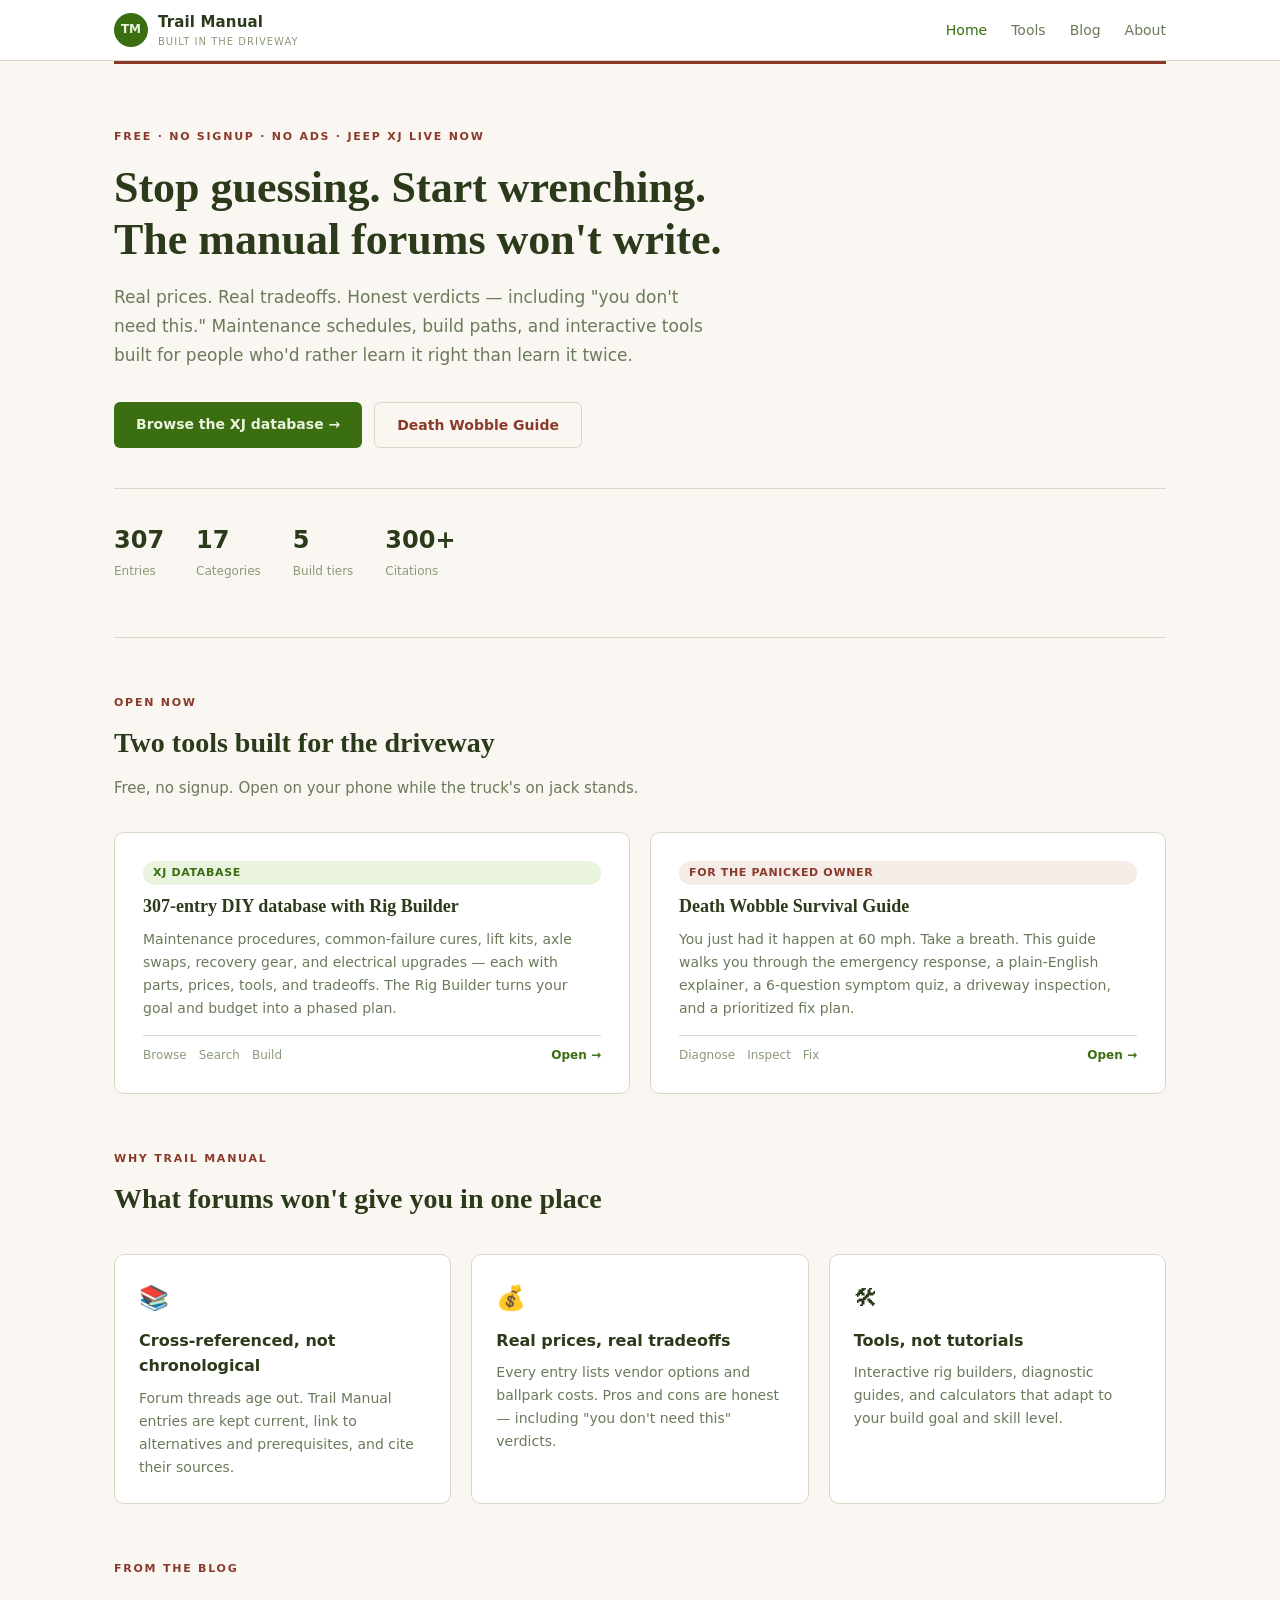
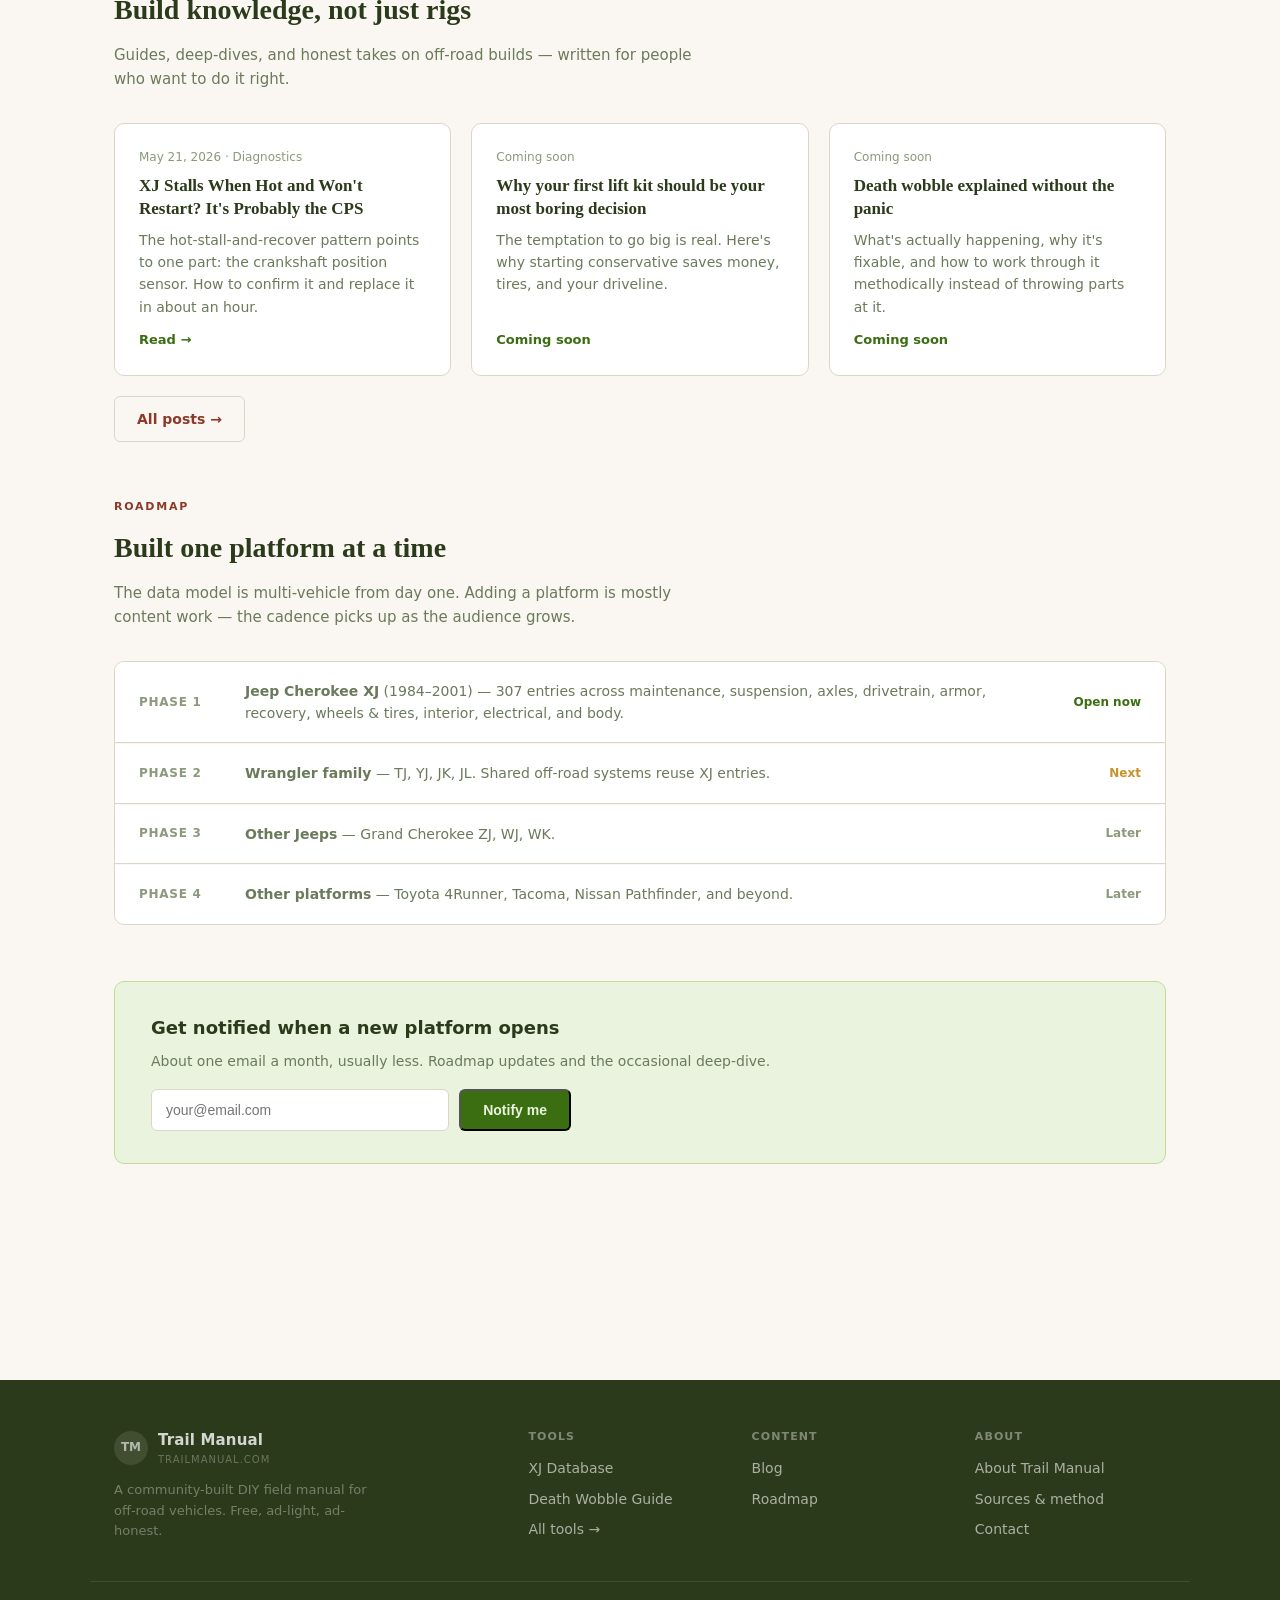
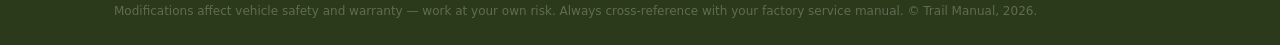
<file: index.html>
<!doctype html>
<html lang="en">
<head>
<meta charset="utf-8">
<meta name="viewport" content="width=device-width,initial-scale=1">
<title>Trail Manual — DIY field manual for off-road builds</title>
<meta name="description" content="Free, practical guides and interactive tools for off-road vehicle owners. Maintenance schedules, build paths, and honest tradeoffs — starting with the Jeep Cherokee XJ.">
<link rel="stylesheet" href="_shared.css">
</head>
<body>

<header class="tm-topbar">
  <div class="tm-topbar-inner">
    <a class="tm-brand" href="/">
      <div class="tm-brand-mark">TM</div>
      <div>
        <div class="tm-brand-text">Trail Manual</div>
        <div class="tm-brand-sub">Built in the driveway</div>
      </div>
    </a>
    <nav class="tm-nav">
      <a href="/" class="active">Home</a>
      <a href="/tools/">Tools</a>
      <a href="/blog/">Blog</a>
      <a href="/about/">About</a>
    </nav>
  </div>
</header>

<main class="tm-main">

  <section class="tm-hero">
    <div class="tm-hero-eyebrow">Free · No signup · No ads · Jeep XJ live now</div>
    <h1>Stop guessing. Start wrenching.<br>The manual forums won't write.</h1>
    <p class="tm-hero-lede">
      Real prices. Real tradeoffs. Honest verdicts — including "you don't need this."
      Maintenance schedules, build paths, and interactive tools built for people who'd
      rather learn it right than learn it twice.
    </p>
    <div class="tm-hero-cta">
      <a class="tm-btn primary" href="/db/">Browse the XJ database →</a>
      <a class="tm-btn danger" href="/db/death-wobble-guide.html">Death Wobble Guide</a>
    </div>
    <div class="tm-stats">
      <div class="tm-stat"><div class="n">307</div><div class="l">Entries</div></div>
      <div class="tm-stat"><div class="n">17</div><div class="l">Categories</div></div>
      <div class="tm-stat"><div class="n">5</div><div class="l">Build tiers</div></div>
      <div class="tm-stat"><div class="n">300+</div><div class="l">Citations</div></div>
    </div>
  </section>

  <section class="tm-section">
    <div class="tm-section-head">
      <div class="tm-section-eyebrow">Open now</div>
      <h2>Two tools built for the driveway</h2>
      <p class="tm-section-lede">Free, no signup. Open on your phone while the truck's on jack stands.</p>
    </div>
    <div class="tm-grid-2">
      <a class="tm-tool-card" href="/db/">
        <span class="tag">XJ Database</span>
        <h3>307-entry DIY database with Rig Builder</h3>
        <p>Maintenance procedures, common-failure cures, lift kits, axle swaps, recovery gear, and electrical upgrades — each with parts, prices, tools, and tradeoffs. The Rig Builder turns your goal and budget into a phased plan.</p>
        <div class="meta">
          <span>Browse</span><span>Search</span><span>Build</span>
          <span class="arrow">Open →</span>
        </div>
      </a>
      <a class="tm-tool-card" href="/db/death-wobble-guide.html">
        <span class="tag danger">For the panicked owner</span>
        <h3>Death Wobble Survival Guide</h3>
        <p>You just had it happen at 60 mph. Take a breath. This guide walks you through the emergency response, a plain-English explainer, a 6-question symptom quiz, a driveway inspection, and a prioritized fix plan.</p>
        <div class="meta">
          <span>Diagnose</span><span>Inspect</span><span>Fix</span>
          <span class="arrow">Open →</span>
        </div>
      </a>
    </div>
  </section>

  <section class="tm-section">
    <div class="tm-section-head">
      <div class="tm-section-eyebrow">Why Trail Manual</div>
      <h2>What forums won't give you in one place</h2>
    </div>
    <div class="tm-grid-3">
      <div class="tm-card">
        <div class="tm-card-icon">📚</div>
        <h3>Cross-referenced, not chronological</h3>
        <p>Forum threads age out. Trail Manual entries are kept current, link to alternatives and prerequisites, and cite their sources.</p>
      </div>
      <div class="tm-card">
        <div class="tm-card-icon">💰</div>
        <h3>Real prices, real tradeoffs</h3>
        <p>Every entry lists vendor options and ballpark costs. Pros and cons are honest — including "you don't need this" verdicts.</p>
      </div>
      <div class="tm-card">
        <div class="tm-card-icon">🛠</div>
        <h3>Tools, not tutorials</h3>
        <p>Interactive rig builders, diagnostic guides, and calculators that adapt to your build goal and skill level.</p>
      </div>
    </div>
  </section>

  <section class="tm-section">
    <div class="tm-section-head">
      <div class="tm-section-eyebrow">From the blog</div>
      <h2>Build knowledge, not just rigs</h2>
      <p class="tm-section-lede">Guides, deep-dives, and honest takes on off-road builds — written for people who want to do it right.</p>
    </div>
    <div class="tm-grid-3">
      <a class="tm-blog-card" href="/blog/2026-05-21-xj-stalls-hot-crankshaft-position-sensor.html">
        <span class="date">May 21, 2026 · Diagnostics</span>
        <h3>XJ Stalls When Hot and Won't Restart? It's Probably the CPS</h3>
        <p>The hot-stall-and-recover pattern points to one part: the crankshaft position sensor. How to confirm it and replace it in about an hour.</p>
        <span class="read-more">Read →</span>
      </a>
      <a class="tm-blog-card" href="/blog/">
        <span class="date">Coming soon</span>
        <h3>Why your first lift kit should be your most boring decision</h3>
        <p>The temptation to go big is real. Here's why starting conservative saves money, tires, and your driveline.</p>
        <span class="read-more">Coming soon</span>
      </a>
      <a class="tm-blog-card" href="/blog/">
        <span class="date">Coming soon</span>
        <h3>Death wobble explained without the panic</h3>
        <p>What's actually happening, why it's fixable, and how to work through it methodically instead of throwing parts at it.</p>
        <span class="read-more">Coming soon</span>
      </a>
    </div>
    <div style="margin-top:20px;">
      <a class="tm-btn danger" href="/blog/">All posts →</a>
    </div>
  </section>

  <section class="tm-section">
    <div class="tm-section-head">
      <div class="tm-section-eyebrow">Roadmap</div>
      <h2>Built one platform at a time</h2>
      <p class="tm-section-lede">The data model is multi-vehicle from day one. Adding a platform is mostly content work — the cadence picks up as the audience grows.</p>
    </div>
    <div class="tm-roadmap">
      <div class="tm-roadmap-row">
        <div class="tm-roadmap-phase">Phase 1</div>
        <div class="tm-roadmap-list"><strong>Jeep Cherokee XJ</strong> (1984–2001) — 307 entries across maintenance, suspension, axles, drivetrain, armor, recovery, wheels &amp; tires, interior, electrical, and body.</div>
        <div class="tm-roadmap-status live">Open now</div>
      </div>
      <div class="tm-roadmap-row">
        <div class="tm-roadmap-phase">Phase 2</div>
        <div class="tm-roadmap-list"><strong>Wrangler family</strong> — TJ, YJ, JK, JL. Shared off-road systems reuse XJ entries.</div>
        <div class="tm-roadmap-status next">Next</div>
      </div>
      <div class="tm-roadmap-row">
        <div class="tm-roadmap-phase">Phase 3</div>
        <div class="tm-roadmap-list"><strong>Other Jeeps</strong> — Grand Cherokee ZJ, WJ, WK.</div>
        <div class="tm-roadmap-status">Later</div>
      </div>
      <div class="tm-roadmap-row">
        <div class="tm-roadmap-phase">Phase 4</div>
        <div class="tm-roadmap-list"><strong>Other platforms</strong> — Toyota 4Runner, Tacoma, Nissan Pathfinder, and beyond.</div>
        <div class="tm-roadmap-status">Later</div>
      </div>
    </div>
  </section>

  <section class="tm-section">
    <div class="tm-callout">
      <h3>Get notified when a new platform opens</h3>
      <p>About one email a month, usually less. Roadmap updates and the occasional deep-dive.</p>
      <form class="tm-email" onsubmit="event.preventDefault(); alert('Replace with your email plugin shortcode.')">
        <input type="email" placeholder="your@email.com" required>
        <button class="tm-btn primary" type="submit">Notify me</button>
      </form>
    </div>
  </section>

</main>

<footer class="tm-footer">
  <div class="tm-footer-inner">
    <div>
      <div class="tm-brand" style="margin-bottom:12px">
        <div class="tm-brand-mark">TM</div>
        <div>
          <div class="tm-brand-text">Trail Manual</div>
          <div class="tm-brand-sub">trailmanual.com</div>
        </div>
      </div>
      <p style="color:rgba(255,255,255,0.35);font-size:13px;max-width:260px;margin:0">
        A community-built DIY field manual for off-road vehicles. Free, ad-light, ad-honest.
      </p>
    </div>
    <div>
      <h4>Tools</h4>
      <a href="/db/">XJ Database</a>
      <a href="/db/death-wobble-guide.html">Death Wobble Guide</a>
      <a href="/tools/">All tools →</a>
    </div>
    <div>
      <h4>Content</h4>
      <a href="/blog/">Blog</a>
      <a href="/about/#roadmap">Roadmap</a>
    </div>
    <div>
      <h4>About</h4>
      <a href="/about/">About Trail Manual</a>
      <a href="/about/#sources">Sources &amp; method</a>
      <a href="/contact/">Contact</a>
    </div>
  </div>
  <div class="disclaimer">
    Modifications affect vehicle safety and warranty — work at your own risk. Always cross-reference with your factory service manual. © Trail Manual, 2026.
  </div>
</footer>

</body>
</html>
</file>
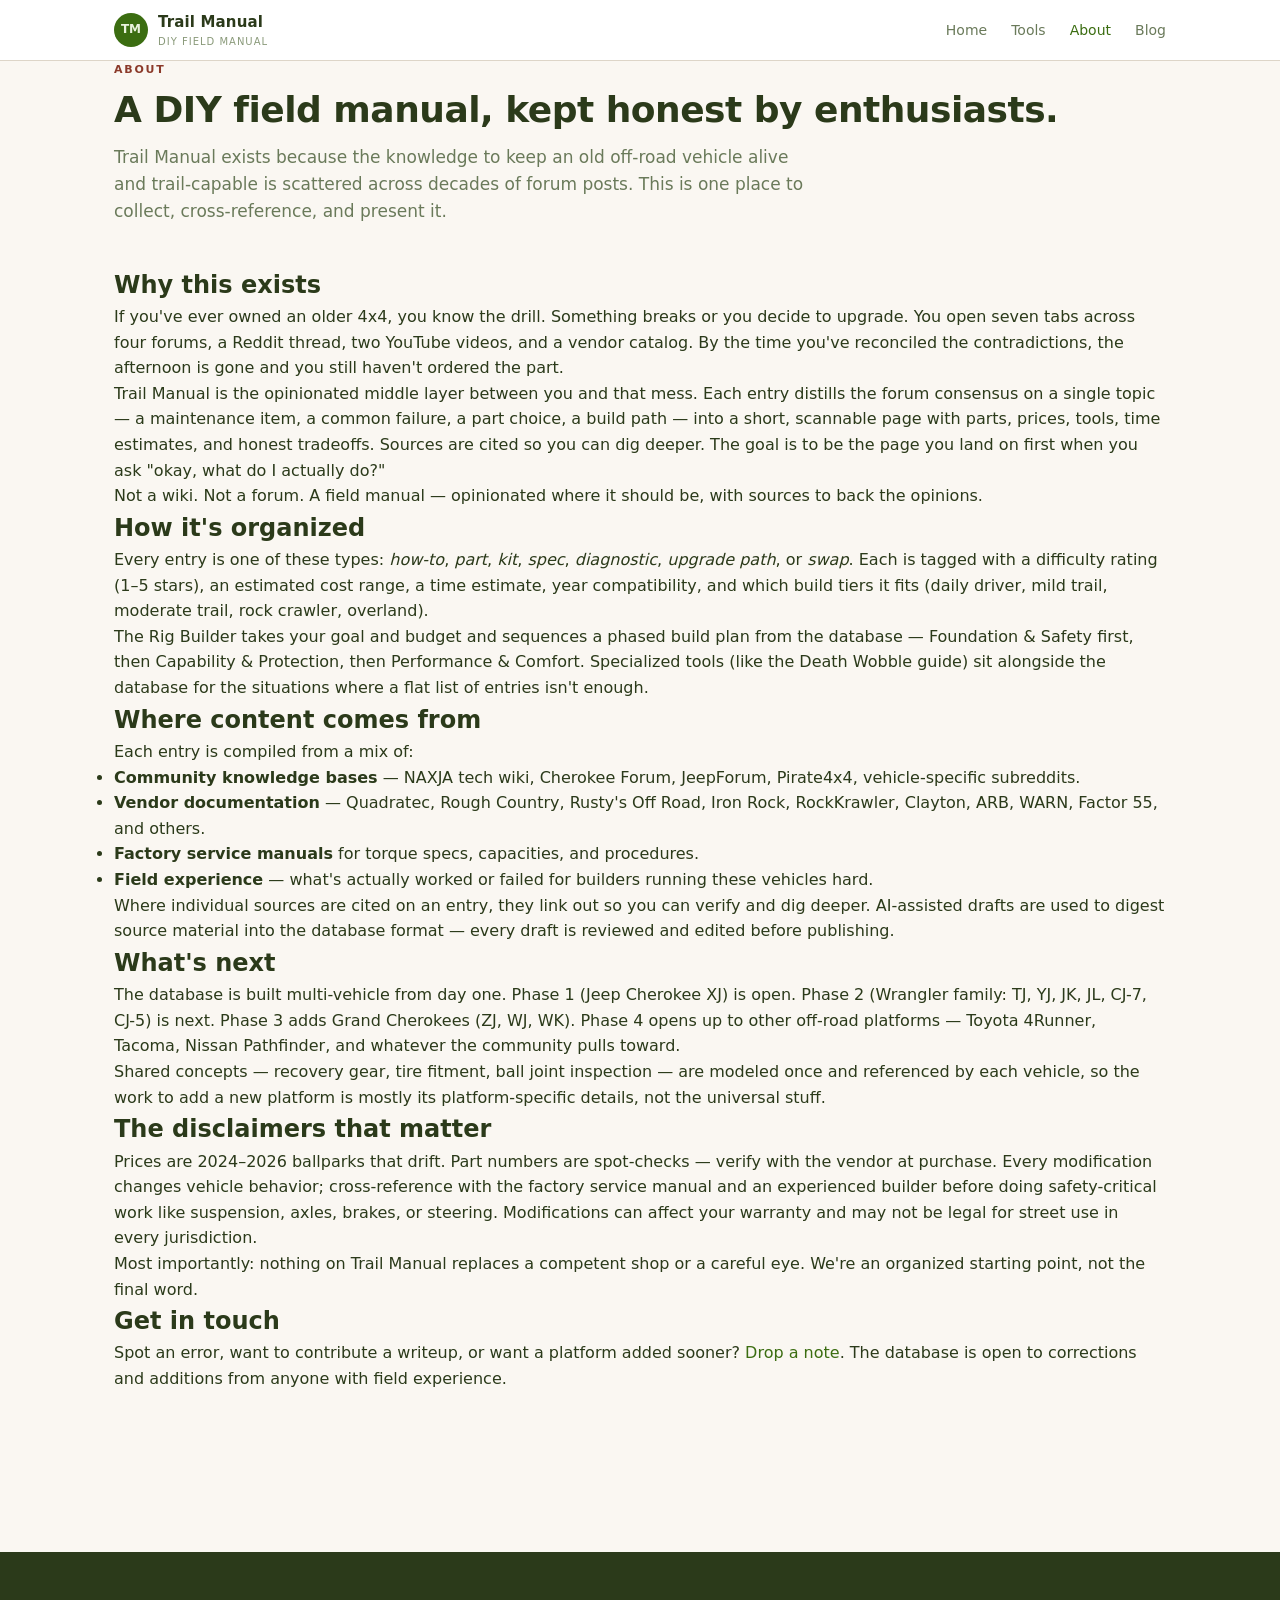
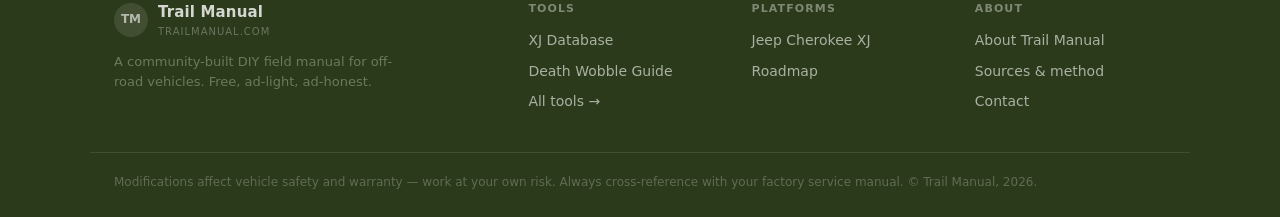
<file: about/index.html>
<!doctype html>
<html lang="en">
<head>
<meta charset="utf-8">
<meta name="viewport" content="width=device-width,initial-scale=1">
<title>About — Trail Manual</title>
<meta name="description" content="Trail Manual is a community-built DIY reference for off-road vehicles. Here's how it's organized, where the content comes from, and what we're trying to build.">
<link rel="stylesheet" href="/_shared.css">
</head>
<body>

<!-- HEADER -->
<header class="tm-topbar">
  <div class="tm-topbar-inner">
    <a class="tm-brand" href="/">
      <div class="tm-brand-mark">TM</div>
      <div>
        <div class="tm-brand-text">Trail Manual</div>
        <div class="tm-brand-sub">DIY field manual</div>
      </div>
    </a>
    <nav class="tm-nav">
      <a href="/">Home</a>
      <a href="/tools/">Tools</a>
      <a href="/about/" class="active">About</a>
      <a href="/blog/">Blog</a>
    </nav>
  </div>
</header>

<main class="tm-main">

  <!-- ====================================================================
       PAGE TITLE  ·  Gutenberg: Group block — Heading + Paragraph (lede)
       ==================================================================== -->
  <section style="margin-bottom:40px">
    <div class="tm-section-eyebrow">About</div>
    <h1 style="font-size:36px;letter-spacing:-.5px;margin:0 0 14px;line-height:1.15">A DIY field manual, kept honest by enthusiasts.</h1>
    <p class="tm-section-lede" style="font-size:17px;max-width:700px">
      Trail Manual exists because the knowledge to keep an old off-road vehicle alive and trail-capable is
      scattered across decades of forum posts. This is one place to collect, cross-reference, and present it.
    </p>
  </section>

  <!-- ====================================================================
       BODY COPY  ·  Gutenberg: Group block with .tm-prose styling
       Map paragraphs to Paragraph blocks, headings to Heading H2/H3 blocks,
       lists to List blocks, blockquotes to Quote blocks.
       ==================================================================== -->
  <article class="tm-prose">

    <h2 id="why">Why this exists</h2>
    <p>
      If you've ever owned an older 4x4, you know the drill. Something breaks or you decide to upgrade. You
      open seven tabs across four forums, a Reddit thread, two YouTube videos, and a vendor catalog. By the
      time you've reconciled the contradictions, the afternoon is gone and you still haven't ordered the
      part.
    </p>
    <p>
      Trail Manual is the opinionated middle layer between you and that mess. Each entry distills the
      forum consensus on a single topic — a maintenance item, a common failure, a part choice, a build path
      — into a short, scannable page with parts, prices, tools, time estimates, and honest tradeoffs.
      Sources are cited so you can dig deeper. The goal is to be the page you land on first when you ask
      "okay, what do I actually do?"
    </p>

    <blockquote>
      Not a wiki. Not a forum. A field manual — opinionated where it should be, with sources to back the
      opinions.
    </blockquote>

    <h2 id="how-its-organized">How it's organized</h2>
    <p>
      Every entry is one of these types: <em>how-to</em>, <em>part</em>, <em>kit</em>, <em>spec</em>,
      <em>diagnostic</em>, <em>upgrade path</em>, or <em>swap</em>. Each is tagged with a difficulty rating
      (1–5 stars), an estimated cost range, a time estimate, year compatibility, and which build tiers it
      fits (daily driver, mild trail, moderate trail, rock crawler, overland).
    </p>
    <p>
      The Rig Builder takes your goal and budget and sequences a phased build plan from the database —
      Foundation &amp; Safety first, then Capability &amp; Protection, then Performance &amp; Comfort.
      Specialized tools (like the Death Wobble guide) sit alongside the database for the situations
      where a flat list of entries isn't enough.
    </p>

    <h2 id="sources">Where content comes from</h2>
    <p>
      Each entry is compiled from a mix of:
    </p>
    <ul>
      <li><strong>Community knowledge bases</strong> — NAXJA tech wiki, Cherokee Forum, JeepForum, Pirate4x4, vehicle-specific subreddits.</li>
      <li><strong>Vendor documentation</strong> — Quadratec, Rough Country, Rusty's Off Road, Iron Rock, RockKrawler, Clayton, ARB, WARN, Factor 55, and others.</li>
      <li><strong>Factory service manuals</strong> for torque specs, capacities, and procedures.</li>
      <li><strong>Field experience</strong> — what's actually worked or failed for builders running these vehicles hard.</li>
    </ul>
    <p>
      Where individual sources are cited on an entry, they link out so you can verify and dig deeper.
      AI-assisted drafts are used to digest source material into the database format — every draft is
      reviewed and edited before publishing.
    </p>

    <h2 id="roadmap">What's next</h2>
    <p>
      The database is built multi-vehicle from day one. Phase 1 (Jeep Cherokee XJ) is open. Phase 2
      (Wrangler family: TJ, YJ, JK, JL, CJ-7, CJ-5) is next. Phase 3 adds Grand Cherokees (ZJ, WJ, WK).
      Phase 4 opens up to other off-road platforms — Toyota 4Runner, Tacoma, Nissan Pathfinder, and
      whatever the community pulls toward.
    </p>
    <p>
      Shared concepts — recovery gear, tire fitment, ball joint inspection — are modeled once and
      referenced by each vehicle, so the work to add a new platform is mostly its platform-specific
      details, not the universal stuff.
    </p>

    <h2 id="caveats">The disclaimers that matter</h2>
    <p>
      Prices are 2024–2026 ballparks that drift. Part numbers are spot-checks — verify with the vendor
      at purchase. Every modification changes vehicle behavior; cross-reference with the factory service
      manual and an experienced builder before doing safety-critical work like suspension, axles, brakes,
      or steering. Modifications can affect your warranty and may not be legal for street use in every
      jurisdiction.
    </p>
    <p>
      Most importantly: nothing on Trail Manual replaces a competent shop or a careful eye. We're an
      organized starting point, not the final word.
    </p>

    <h2 id="contact">Get in touch</h2>
    <p>
      Spot an error, want to contribute a writeup, or want a platform added sooner? <a href="/contact/">Drop a note</a>.
      The database is open to corrections and additions from anyone with field experience.
    </p>

  </article>

</main>

<!-- FOOTER (same as home) -->
<footer class="tm-footer">
  <div class="tm-footer-inner">
    <div>
      <div class="tm-brand" style="margin-bottom:12px">
        <div class="tm-brand-mark">TM</div>
        <div>
          <div class="tm-brand-text">Trail Manual</div>
          <div class="tm-brand-sub">trailmanual.com</div>
        </div>
      </div>
      <p style="color:var(--text-dim);font-size:13px;max-width:280px;margin:0">
        A community-built DIY field manual for off-road vehicles. Free, ad-light, ad-honest.
      </p>
    </div>
    <div>
      <h4>Tools</h4>
      <a href="/db/">XJ Database</a>
      <a href="/db/death-wobble-guide.html">Death Wobble Guide</a>
      <a href="/tools/">All tools →</a>
    </div>
    <div>
      <h4>Platforms</h4>
      <a href="/db/#/xj/">Jeep Cherokee XJ</a>
      <a href="/about/#roadmap">Roadmap</a>
    </div>
    <div>
      <h4>About</h4>
      <a href="/about/">About Trail Manual</a>
      <a href="/about/#sources">Sources &amp; method</a>
      <a href="/contact/">Contact</a>
    </div>
  </div>
  <div class="disclaimer">
    Modifications affect vehicle safety and warranty — work at your own risk. Always cross-reference with your factory service manual. © Trail Manual, 2026.
  </div>
</footer>

</body>
</html>
</file>
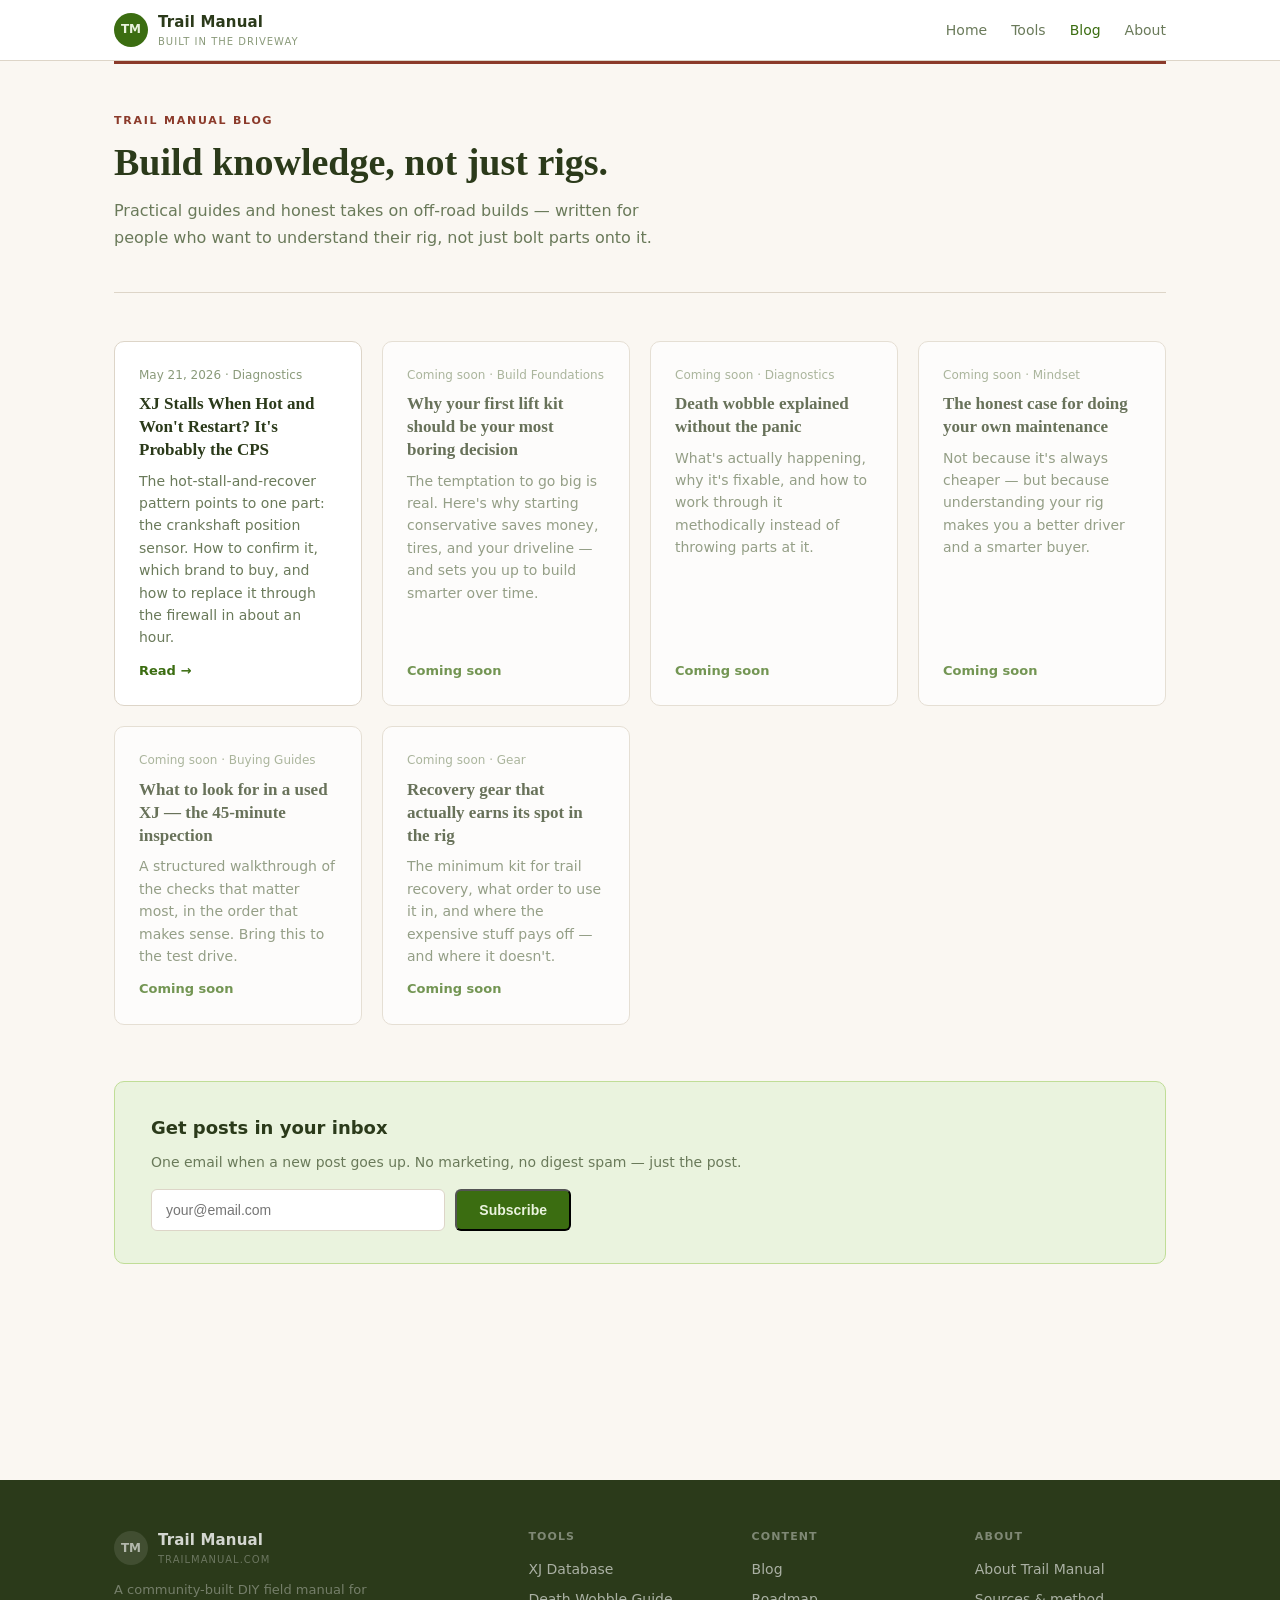
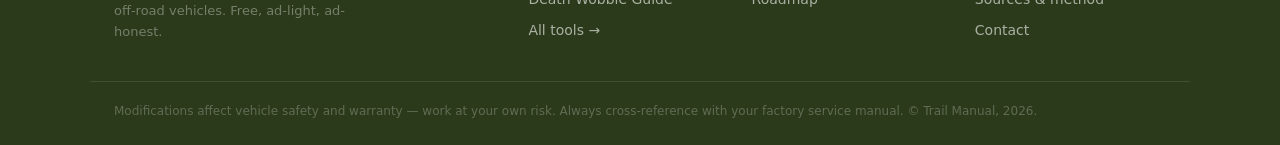
<file: blog/index.html>
<!doctype html>
<html lang="en">
<head>
<meta charset="utf-8">
<meta name="viewport" content="width=device-width,initial-scale=1">
<title>Blog — Trail Manual</title>
<meta name="description" content="Build guides, honest takes, and practical knowledge for off-road vehicle owners. Written for people who want to do it right.">
<link rel="stylesheet" href="/_shared.css">
</head>
<body>

<header class="tm-topbar">
  <div class="tm-topbar-inner">
    <a class="tm-brand" href="/">
      <div class="tm-brand-mark">TM</div>
      <div>
        <div class="tm-brand-text">Trail Manual</div>
        <div class="tm-brand-sub">Built in the driveway</div>
      </div>
    </a>
    <nav class="tm-nav">
      <a href="/">Home</a>
      <a href="/tools/">Tools</a>
      <a href="/blog/" class="active">Blog</a>
      <a href="/about/">About</a>
    </nav>
  </div>
</header>

<main class="tm-main">

  <section style="padding: 48px 0 40px; border-bottom: 1px solid var(--border); margin-bottom: 48px; border-top: 3px solid var(--accent-2);">
    <div class="tm-section-eyebrow">Trail Manual Blog</div>
    <h1 style="font-family: var(--font-serif); font-size: clamp(26px, 3.5vw, 38px); color: var(--text); margin-bottom: 12px; line-height: 1.2;">Build knowledge, not just rigs.</h1>
    <p style="font-size: 16px; color: var(--text-dim); max-width: 560px; line-height: 1.7;">Practical guides and honest takes on off-road builds — written for people who want to understand their rig, not just bolt parts onto it.</p>
  </section>

  <!-- POSTS GRID -->
  <section class="tm-section">
    <div class="tm-grid-3">
      <a class="tm-blog-card" href="/blog/2026-05-21-xj-stalls-hot-crankshaft-position-sensor.html">
        <span class="date">May 21, 2026 · Diagnostics</span>
        <h3>XJ Stalls When Hot and Won't Restart? It's Probably the CPS</h3>
        <p>The hot-stall-and-recover pattern points to one part: the crankshaft position sensor. How to confirm it, which brand to buy, and how to replace it through the firewall in about an hour.</p>
        <span class="read-more">Read →</span>
      </a>
      <div class="tm-blog-card" style="opacity:0.7;">
        <span class="date">Coming soon · Build Foundations</span>
        <h3>Why your first lift kit should be your most boring decision</h3>
        <p>The temptation to go big is real. Here's why starting conservative saves money, tires, and your driveline — and sets you up to build smarter over time.</p>
        <span class="read-more">Coming soon</span>
      </div>
      <div class="tm-blog-card" style="opacity:0.7;">
        <span class="date">Coming soon · Diagnostics</span>
        <h3>Death wobble explained without the panic</h3>
        <p>What's actually happening, why it's fixable, and how to work through it methodically instead of throwing parts at it.</p>
        <span class="read-more">Coming soon</span>
      </div>
      <div class="tm-blog-card" style="opacity:0.7;">
        <span class="date">Coming soon · Mindset</span>
        <h3>The honest case for doing your own maintenance</h3>
        <p>Not because it's always cheaper — but because understanding your rig makes you a better driver and a smarter buyer.</p>
        <span class="read-more">Coming soon</span>
      </div>
      <div class="tm-blog-card" style="opacity:0.7;">
        <span class="date">Coming soon · Buying Guides</span>
        <h3>What to look for in a used XJ — the 45-minute inspection</h3>
        <p>A structured walkthrough of the checks that matter most, in the order that makes sense. Bring this to the test drive.</p>
        <span class="read-more">Coming soon</span>
      </div>
      <div class="tm-blog-card" style="opacity:0.7;">
        <span class="date">Coming soon · Gear</span>
        <h3>Recovery gear that actually earns its spot in the rig</h3>
        <p>The minimum kit for trail recovery, what order to use it in, and where the expensive stuff pays off — and where it doesn't.</p>
        <span class="read-more">Coming soon</span>
      </div>
    </div>
  </section>

  <section class="tm-section">
    <div class="tm-callout">
      <h3>Get posts in your inbox</h3>
      <p>One email when a new post goes up. No marketing, no digest spam — just the post.</p>
      <form class="tm-email" onsubmit="event.preventDefault(); alert('Replace with your email plugin shortcode.')">
        <input type="email" placeholder="your@email.com" required>
        <button class="tm-btn primary" type="submit">Subscribe</button>
      </form>
    </div>
  </section>

</main>

<footer class="tm-footer">
  <div class="tm-footer-inner">
    <div>
      <div class="tm-brand" style="margin-bottom:12px">
        <div class="tm-brand-mark">TM</div>
        <div>
          <div class="tm-brand-text">Trail Manual</div>
          <div class="tm-brand-sub">trailmanual.com</div>
        </div>
      </div>
      <p style="color:rgba(255,255,255,0.35);font-size:13px;max-width:260px;margin:0">
        A community-built DIY field manual for off-road vehicles. Free, ad-light, ad-honest.
      </p>
    </div>
    <div>
      <h4>Tools</h4>
      <a href="/db/">XJ Database</a>
      <a href="/db/death-wobble-guide.html">Death Wobble Guide</a>
      <a href="/tools/">All tools →</a>
    </div>
    <div>
      <h4>Content</h4>
      <a href="/blog/">Blog</a>
      <a href="/about/#roadmap">Roadmap</a>
    </div>
    <div>
      <h4>About</h4>
      <a href="/about/">About Trail Manual</a>
      <a href="/about/#sources">Sources &amp; method</a>
      <a href="/contact/">Contact</a>
    </div>
  </div>
  <div class="disclaimer">
    Modifications affect vehicle safety and warranty — work at your own risk. Always cross-reference with your factory service manual. © Trail Manual, 2026.
  </div>
</footer>

</body>
</html>
</file>
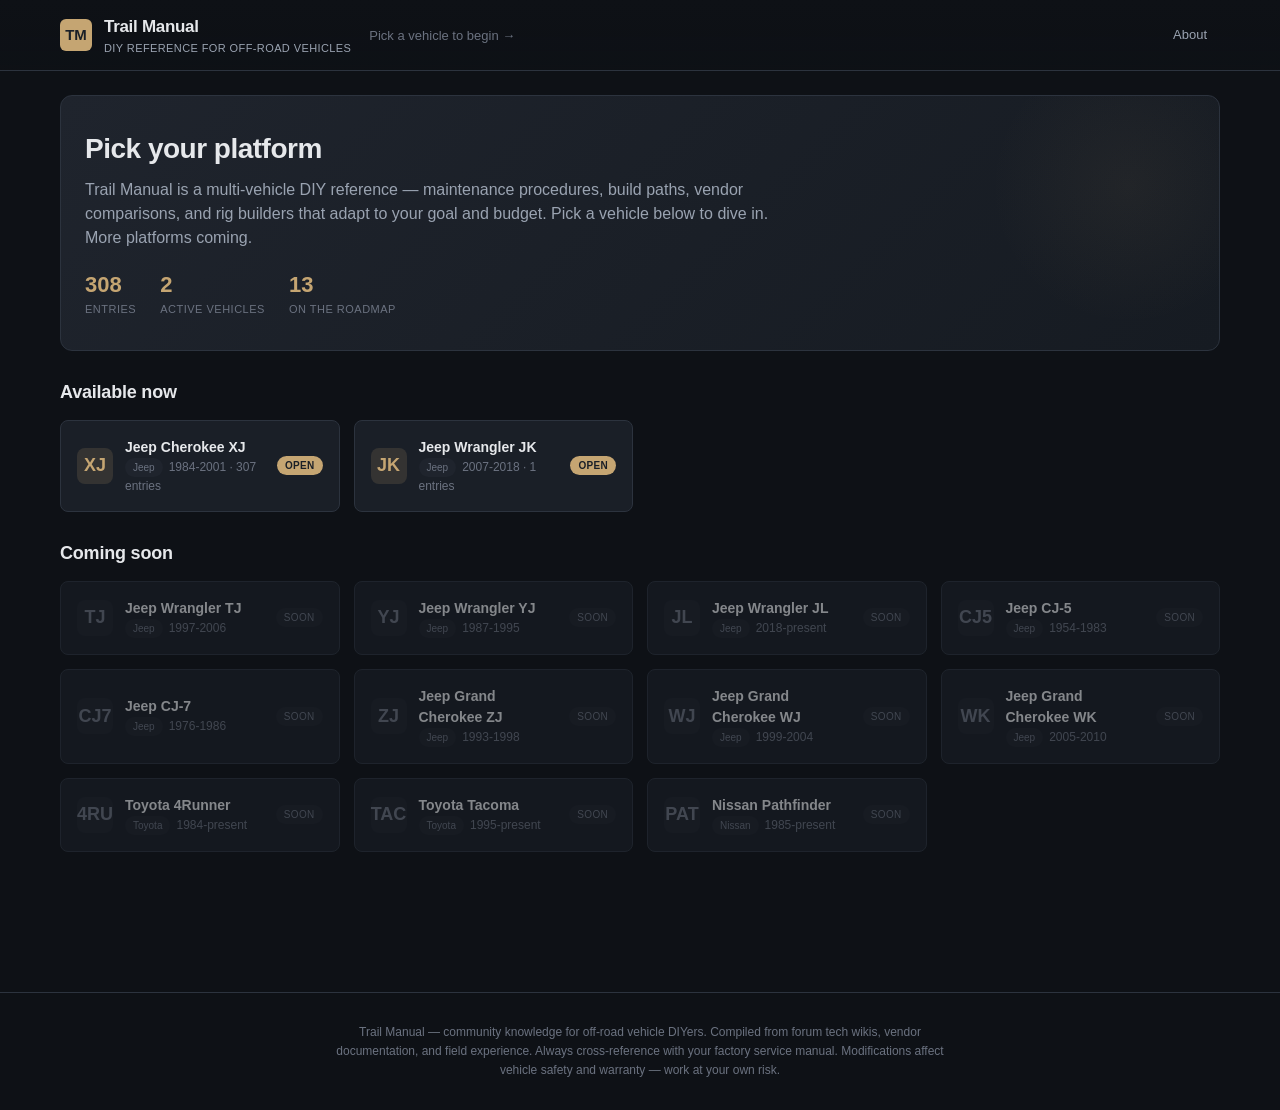
<file: db/index.html>
<!doctype html>
<html lang="en">
<head>
<meta charset="utf-8">
<meta name="viewport" content="width=device-width,initial-scale=1">
<title>Trail Manual — DIY reference for off-road vehicles</title>
<style>
  :root{
    --bg:#0e1116; --bg-2:#171b22; --bg-3:#1f242d;
    --panel:#1a1f27; --panel-2:#222831; --border:#2c333e;
    --text:#e6e8eb; --text-dim:#9aa3b1; --text-mute:#6b7280;
    --accent:#c5a572; --accent-2:#7a8c4f; --accent-3:#b86e3a;
    --danger:#e57373; --good:#81c784; --info:#64b5f6;
    --radius:8px; --radius-lg:12px;
    --shadow:0 4px 24px rgba(0,0,0,.35);
    --max:1200px;
  }
  *{box-sizing:border-box}
  html,body{margin:0;padding:0;background:var(--bg);color:var(--text);font-family:-apple-system,BlinkMacSystemFont,"Segoe UI",Roboto,Helvetica,Arial,sans-serif;line-height:1.5;-webkit-font-smoothing:antialiased}
  a{color:var(--accent);text-decoration:none} a:hover{text-decoration:underline}
  button{font:inherit;cursor:pointer}

  .topbar{position:sticky;top:0;z-index:50;background:linear-gradient(180deg,#0e1116 0%, rgba(14,17,22,.92) 100%);backdrop-filter:saturate(120%) blur(8px);border-bottom:1px solid var(--border)}
  .topbar-inner{max-width:var(--max);margin:0 auto;padding:14px 20px;display:flex;align-items:center;gap:18px;flex-wrap:wrap}
  .brand{display:flex;align-items:center;gap:12px;font-weight:700;cursor:pointer}
  .brand-mark{width:32px;height:32px;background:var(--accent);border-radius:6px;display:flex;align-items:center;justify-content:center;color:#1a1f27;font-weight:900;font-size:15px}
  .brand-text{font-size:17px;letter-spacing:-.3px}
  .brand-sub{color:var(--text-dim);font-size:11px;font-weight:400;letter-spacing:.4px;text-transform:uppercase}

  .vehicle-pill{display:inline-flex;align-items:center;gap:8px;padding:6px 12px;background:var(--bg-2);border:1px solid var(--border);border-radius:20px;font-size:13px;color:var(--text-dim);cursor:pointer}
  .vehicle-pill:hover{border-color:var(--accent);color:var(--text)}
  .vehicle-pill .v-label{font-weight:600;color:var(--text)}
  .vehicle-pill .v-years{font-size:11px;color:var(--text-mute)}

  .nav-tabs{display:flex;gap:4px;margin-left:auto;flex-wrap:wrap}
  .tab{padding:8px 12px;border-radius:6px;color:var(--text-dim);background:transparent;border:1px solid transparent;font-size:13px;font-weight:500;white-space:nowrap}
  .tab:hover{color:var(--text);background:var(--bg-2)}
  .tab.active{color:var(--accent);background:var(--bg-2);border-color:var(--border)}
  .tab.disabled{opacity:.4;cursor:not-allowed}

  main{max-width:var(--max);margin:0 auto;padding:24px 20px 80px}
  .hero{padding:32px 24px;background:linear-gradient(135deg,#1f242d 0%, #161b22 100%);border:1px solid var(--border);border-radius:var(--radius-lg);margin-bottom:24px;position:relative;overflow:hidden}
  .hero::after{content:'';position:absolute;right:-50px;top:-50px;width:280px;height:280px;background:radial-gradient(circle,rgba(197,165,114,.06) 0%,transparent 70%)}
  .hero h1{margin:0 0 8px;font-size:28px;letter-spacing:-.5px;position:relative}
  .hero p{margin:0;color:var(--text-dim);max-width:720px;position:relative}
  .hero-stats{display:flex;gap:24px;margin-top:18px;flex-wrap:wrap;position:relative}
  .hero-stat{display:flex;flex-direction:column}
  .hero-stat .n{font-size:22px;font-weight:700;color:var(--accent)}
  .hero-stat .l{font-size:11px;color:var(--text-mute);text-transform:uppercase;letter-spacing:.5px}

  h2{font-size:18px;letter-spacing:-.2px;margin:28px 0 14px}
  .grid-cats{display:grid;grid-template-columns:repeat(auto-fill,minmax(220px,1fr));gap:12px}
  .grid-vehicles{display:grid;grid-template-columns:repeat(auto-fill,minmax(260px,1fr));gap:14px}
  .cat-card,.vehicle-card{background:var(--panel);border:1px solid var(--border);border-radius:var(--radius);padding:16px;cursor:pointer;display:flex;align-items:center;gap:12px;transition:all .15s ease}
  .cat-card:hover,.vehicle-card:hover{border-color:var(--accent);transform:translateY(-1px)}
  .cat-icon{width:36px;height:36px;border-radius:8px;display:flex;align-items:center;justify-content:center;font-size:18px;flex-shrink:0}
  .cat-card .name,.vehicle-card .v-name{font-weight:600;font-size:14px}
  .cat-card .count,.vehicle-card .v-meta{font-size:12px;color:var(--text-mute)}
  .vehicle-card.inactive{opacity:.55;cursor:default}
  .vehicle-card.inactive:hover{transform:none;border-color:var(--border)}
  .vehicle-card .v-badge{margin-left:auto;font-size:10px;background:var(--accent);color:#1a1f27;padding:2px 8px;border-radius:10px;font-weight:700;letter-spacing:.3px}
  .vehicle-card.inactive .v-badge{background:var(--bg-3);color:var(--text-mute);font-weight:500}
  .vehicle-card .v-platform{display:inline-block;font-size:10px;background:var(--bg-3);color:var(--text-mute);padding:2px 8px;border-radius:10px;margin-right:6px}

  .grid-tiers{display:grid;grid-template-columns:repeat(auto-fit,minmax(200px,1fr));gap:12px;margin-top:8px}
  .tier-card{background:var(--panel);border:1px solid var(--border);border-radius:var(--radius);padding:18px;cursor:pointer;transition:all .15s ease}
  .tier-card:hover{border-color:var(--accent)}
  .tier-card.selected{border-color:var(--accent);background:linear-gradient(180deg, rgba(197,165,114,.08), transparent)}
  .tier-card .icon{font-size:24px;margin-bottom:8px}
  .tier-card .name{font-weight:700;margin-bottom:4px}
  .tier-card .desc{font-size:12px;color:var(--text-dim)}

  .controls{display:flex;gap:10px;align-items:center;margin-bottom:16px;flex-wrap:wrap}
  .search-input{flex:1;min-width:200px;background:var(--panel);border:1px solid var(--border);color:var(--text);padding:10px 14px;border-radius:var(--radius);font-size:14px;outline:none}
  .search-input:focus{border-color:var(--accent)}
  .select{background:var(--panel);border:1px solid var(--border);color:var(--text);padding:9px 12px;border-radius:var(--radius);font-size:14px;cursor:pointer}
  .entries{display:grid;grid-template-columns:repeat(auto-fill,minmax(320px,1fr));gap:12px}
  .entry-card{background:var(--panel);border:1px solid var(--border);border-radius:var(--radius);padding:16px;cursor:pointer;transition:all .15s ease;display:flex;flex-direction:column;gap:8px}
  .entry-card:hover{border-color:var(--accent);transform:translateY(-1px)}
  .entry-card .title{font-weight:600;font-size:15px;line-height:1.35}
  .entry-card .summary{font-size:13px;color:var(--text-dim);line-height:1.5}
  .entry-card .meta{display:flex;gap:8px;flex-wrap:wrap;margin-top:auto;padding-top:6px}
  .badge{display:inline-flex;align-items:center;gap:4px;padding:2px 8px;border-radius:12px;font-size:11px;background:var(--bg-3);color:var(--text-dim);border:1px solid var(--border);font-weight:500}
  .badge.diff{background:rgba(197,165,114,.15);color:var(--accent);border-color:rgba(197,165,114,.3)}
  .badge.cost{background:rgba(122,140,79,.15);color:#a8c073;border-color:rgba(122,140,79,.3)}
  .badge.must{background:rgba(229,115,115,.15);color:var(--danger);border-color:rgba(229,115,115,.3)}
  .badge.tier{background:rgba(100,181,246,.15);color:var(--info);border-color:rgba(100,181,246,.3)}

  .detail{background:var(--panel);border:1px solid var(--border);border-radius:var(--radius-lg);padding:28px}
  .detail-head{display:flex;align-items:flex-start;justify-content:space-between;gap:20px;margin-bottom:18px;flex-wrap:wrap}
  .detail-title{font-size:24px;font-weight:700;margin:0 0 8px;letter-spacing:-.3px;line-height:1.2}
  .back-btn{background:transparent;border:1px solid var(--border);color:var(--text-dim);padding:6px 14px;border-radius:6px;font-size:13px}
  .back-btn:hover{border-color:var(--accent);color:var(--accent)}
  .detail-meta{display:flex;flex-wrap:wrap;gap:6px;margin-bottom:18px}
  .detail-section{margin:24px 0}
  .detail-section h3{font-size:14px;text-transform:uppercase;letter-spacing:.6px;color:var(--accent);margin:0 0 12px;font-weight:700}
  .detail-section p{margin:0 0 12px;line-height:1.65}
  .detail-grid{display:grid;grid-template-columns:repeat(auto-fit,minmax(160px,1fr));gap:12px}
  .stat{background:var(--bg-2);border:1px solid var(--border);border-radius:var(--radius);padding:12px}
  .stat .l{font-size:11px;text-transform:uppercase;letter-spacing:.5px;color:var(--text-mute);margin-bottom:4px}
  .stat .v{font-weight:600;font-size:15px;color:var(--text)}
  .pro-con{display:grid;grid-template-columns:1fr 1fr;gap:14px}
  @media (max-width:600px){.pro-con{grid-template-columns:1fr}}
  .pro-con ul{margin:0;padding-left:20px} .pro-con li{margin-bottom:6px;font-size:14px}
  .pro-list li::marker{color:var(--good)} .con-list li::marker{color:var(--danger)}
  .parts-table{width:100%;border-collapse:collapse;font-size:13px}
  .parts-table th{text-align:left;padding:8px 10px;border-bottom:1px solid var(--border);color:var(--text-mute);font-weight:600;font-size:11px;text-transform:uppercase;letter-spacing:.5px}
  .parts-table td{padding:9px 10px;border-bottom:1px solid var(--border)}
  .step{display:flex;gap:12px;margin-bottom:10px;background:var(--bg-2);padding:12px;border-radius:6px;border:1px solid var(--border)}
  .step-num{flex-shrink:0;width:24px;height:24px;background:var(--accent);color:#1a1f27;font-weight:700;border-radius:50%;display:flex;align-items:center;justify-content:center;font-size:12px}
  .tool-pill{display:inline-block;background:var(--bg-2);padding:5px 10px;border-radius:14px;font-size:12px;color:var(--text-dim);border:1px solid var(--border);margin:2px}
  .alt-link{display:inline-block;background:var(--bg-2);border:1px solid var(--border);padding:5px 10px;border-radius:14px;font-size:12px;margin:2px;color:var(--accent)}
  .alt-link:hover{border-color:var(--accent);text-decoration:none}

  .builder-step{background:var(--panel);border:1px solid var(--border);border-radius:var(--radius);padding:20px;margin-bottom:16px}
  .builder-step h3{margin:0 0 12px;font-size:15px}
  .budget-input{display:flex;align-items:center;gap:12px;margin-top:10px}
  .budget-input input[type=range]{flex:1}
  .budget-display{min-width:120px;text-align:right;color:var(--accent);font-weight:700;font-size:18px}
  .build-output{display:grid;grid-template-columns:280px 1fr;gap:16px;margin-top:16px}
  @media (max-width:760px){.build-output{grid-template-columns:1fr}}
  .build-summary{background:var(--panel);border:1px solid var(--border);border-radius:var(--radius);padding:18px;position:sticky;top:80px;align-self:start;max-height:calc(100vh - 100px);overflow-y:auto}
  .build-summary h3{margin:0 0 10px;color:var(--accent);font-size:14px;text-transform:uppercase;letter-spacing:.5px}
  .total-cost{font-size:24px;font-weight:700;color:var(--text);margin:6px 0 14px}
  .phase{margin:16px 0}
  .phase h4{margin:0 0 8px;font-size:13px;letter-spacing:.3px;color:var(--text-dim);text-transform:uppercase}
  .phase-list{list-style:none;padding:0;margin:0}
  .phase-list li{padding:6px 0;border-bottom:1px dashed var(--border);font-size:13px;display:flex;justify-content:space-between;gap:8px;cursor:pointer}
  .phase-list li:hover{color:var(--accent)}
  .phase-list .cost{color:var(--text-mute);font-size:12px;flex-shrink:0}

  .empty{text-align:center;padding:60px 20px;color:var(--text-mute)}
  .empty h3{margin:0 0 6px;color:var(--text-dim)}
  .filter-chip{display:inline-flex;align-items:center;gap:6px;padding:4px 10px;background:var(--bg-3);border:1px solid var(--border);border-radius:14px;font-size:12px;color:var(--text-dim);cursor:pointer}
  .filter-chip.active{background:rgba(197,165,114,.18);color:var(--accent);border-color:var(--accent)}
  .filter-chip:hover{color:var(--text)}
  .results-meta{color:var(--text-mute);font-size:13px;margin-bottom:12px}

  .citations{font-size:12px;color:var(--text-dim)}
  .citations a{display:block;margin:4px 0}
  hr.sep{border:0;border-top:1px solid var(--border);margin:18px 0}
  .footer{padding:30px 20px;text-align:center;color:var(--text-mute);font-size:12px;border-top:1px solid var(--border);margin-top:60px}
  .footer .disclaimer{max-width:640px;margin:0 auto;line-height:1.6}
  .pill-row{display:flex;flex-wrap:wrap;gap:6px}
  .tag-row{display:flex;flex-wrap:wrap;gap:6px}
  .diff-stars{color:var(--accent);font-weight:700;letter-spacing:1px}
  .tools-grid{display:grid;grid-template-columns:repeat(auto-fill,minmax(260px,1fr));gap:14px}
  .tool-card{background:var(--panel);border:1px solid var(--border);border-radius:var(--radius);padding:18px;text-decoration:none;color:var(--text);display:block}
  .tool-card:hover{border-color:var(--accent);text-decoration:none}
  .tool-card .tc-icon{font-size:24px;margin-bottom:8px}
  .tool-card h3{margin:0 0 4px;font-size:15px;letter-spacing:-.1px}
  .tool-card p{margin:0;color:var(--text-dim);font-size:13px;line-height:1.5}

  .loading{text-align:center;padding:80px 20px;color:var(--text-mute)}
  .spinner{display:inline-block;width:24px;height:24px;border:3px solid var(--bg-3);border-top-color:var(--accent);border-radius:50%;animation:spin .8s linear infinite}
  @keyframes spin{to{transform:rotate(360deg)}}

  @media (max-width:640px){
    .topbar-inner{padding:10px 14px}
    main{padding:14px 12px 60px}
    .hero{padding:22px 16px}
    .hero h1{font-size:22px}
    .detail{padding:18px}
    .detail-title{font-size:20px}
  }
</style>
</head>
<body>

<header class="topbar">
  <div class="topbar-inner">
    <div class="brand" id="brandClick">
      <div class="brand-mark">TM</div>
      <div>
        <div class="brand-text">Trail Manual</div>
        <div class="brand-sub">DIY reference for off-road vehicles</div>
      </div>
    </div>
    <div id="vehiclePill"></div>
    <nav class="nav-tabs" id="tabs"></nav>
  </div>
</header>

<main id="app">
  <div class="loading"><div class="spinner"></div><div style="margin-top:14px">Loading database…</div></div>
</main>

<footer class="footer">
  <div class="disclaimer">
    Trail Manual — community knowledge for off-road vehicle DIYers. Compiled from forum tech wikis, vendor documentation, and field experience. Always cross-reference with your factory service manual. Modifications affect vehicle safety and warranty — work at your own risk.
  </div>
</footer>

<!-- Boot: load manifest first; vehicle shards lazy-load on demand -->
<script src="data/manifest.js"></script>
<script>
(() => {
  const root = window.__DIYDB__;
  if (!root || !root.manifest) {
    document.getElementById('app').innerHTML = '<div class="empty"><h3>Database not loaded</h3>Make sure you ran <code>python3 build.py</code> in the diy-database/ directory before opening this file.</div>';
    return;
  }
  const M = root.manifest;
  const CAT_META = M.category_meta;
  const TIER_META = M.tier_meta;

  // ---- helpers ----
  const $ = (s, el=document) => el.querySelector(s);
  const $$ = (s, el=document) => Array.from(el.querySelectorAll(s));
  const el = (tag, attrs={}, ...kids) => {
    const n = document.createElement(tag);
    for (const [k,v] of Object.entries(attrs)) {
      if (k === 'class') n.className = v;
      else if (k === 'html') n.innerHTML = v;
      else if (k === 'on') for (const [evt, fn] of Object.entries(v)) n.addEventListener(evt, fn);
      else if (v !== null && v !== undefined && v !== false) n.setAttribute(k, v);
    }
    for (const k of kids.flat()) {
      if (k === null || k === undefined || k === false) continue;
      n.appendChild(typeof k === 'string' ? document.createTextNode(k) : k);
    }
    return n;
  };
  const moneyRange = c => {
    if (!c) return '';
    if (c.low === c.high || c.high == null) return '$' + (c.low||0).toLocaleString();
    return '$' + (c.low||0).toLocaleString() + '–' + (c.high||0).toLocaleString();
  };
  const moneyMid = c => c ? ((c.low||0) + (c.high||0)) / 2 : 0;
  const timeStr = t => { if (!t) return ''; if (t.low === t.high) return t.low + 'h'; return t.low + '–' + t.high + 'h'; };
  const diffStars = d => '★'.repeat(d||0) + '☆'.repeat(5-(d||0));
  const tierLabel = t => (TIER_META[t]||{}).label || t;
  const catMeta = c => CAT_META[c] || {label:(c||'').replace(/_/g,' '), icon:'•', color:'#888'};

  // ---- vehicle data lazy loader ----
  // Maps vehicle id → array of entries (cached once loaded)
  const VEHICLES = {};
  M.vehicles.forEach(v => { if (v.active && root.data && root.data[v.id]) { VEHICLES[v.id] = root.data[v.id]; } });

  function loadVehicle(vid, cb) {
    if (VEHICLES[vid]) return cb(VEHICLES[vid]);
    const s = document.createElement('script');
    s.src = 'data/' + vid + '.js';
    s.onload = () => { VEHICLES[vid] = (root.data || {})[vid] || []; cb(VEHICLES[vid]); };
    s.onerror = () => { cb(null); };
    document.head.appendChild(s);
  }

  function currentVehicleId() {
    // hash format: #/<vid>/...path
    const m = location.hash.match(/^#\/([a-z0-9_-]+)(\/|$)/);
    if (m && m[1] && M.vehicles.find(v=>v.id===m[1] && v.active)) return m[1];
    return null;
  }
  function vehicleMeta(vid) { return M.vehicles.find(v=>v.id===vid); }
  function getEntries(vid) { return VEHICLES[vid] || []; }
  function byId(vid, id) { return getEntries(vid).find(e => e.id === id); }

  // ---- router ----
  function go(hash) { if (location.hash !== hash) location.hash = hash; else render(); }
  window.addEventListener('hashchange', render);
  document.getElementById('brandClick').addEventListener('click', () => go('#/'));

  function render() {
    const vid = currentVehicleId();
    renderTopbar(vid);
    const app = $('#app');
    app.innerHTML = '';
    const h = location.hash || '#/';

    // Vehicle picker is the root view
    if (h === '#/' || h === '' || (!vid && !h.startsWith('#/about'))) return renderVehiclePicker(app);

    if (h.startsWith('#/about')) return renderAbout(app);

    // Beyond this, we need a vehicle and possibly to load its data
    if (!getEntries(vid).length) {
      app.appendChild(el('div', {class:'loading'}, el('div',{class:'spinner'}), el('div',{style:'margin-top:14px'}, 'Loading ' + (vehicleMeta(vid)||{}).label + '…')));
      loadVehicle(vid, (entries) => {
        if (!entries) {
          app.innerHTML = '';
          app.appendChild(el('div', {class:'empty'}, el('h3',{},'Could not load data'), 'Make sure data/' + vid + '.js exists.'));
          return;
        }
        render();
      });
      return;
    }

    // sub-route within a vehicle
    const sub = h.slice(('#/'+vid).length); // e.g. '/browse'
    if (sub === '' || sub === '/' || sub === '/home') return renderVehicleHome(app, vid);
    if (sub.startsWith('/browse')) return renderBrowse(app, vid);
    if (sub.startsWith('/category/')) return renderCategory(app, vid, decodeURIComponent(sub.slice('/category/'.length)));
    if (sub.startsWith('/tier/')) return renderTier(app, vid, decodeURIComponent(sub.slice('/tier/'.length)));
    if (sub.startsWith('/entry/')) return renderEntry(app, vid, decodeURIComponent(sub.slice('/entry/'.length)));
    if (sub.startsWith('/search')) {
      const q = new URLSearchParams(sub.split('?')[1] || '').get('q') || '';
      return renderSearch(app, vid, q);
    }
    if (sub.startsWith('/builder')) return renderBuilder(app, vid);
    if (sub.startsWith('/tools')) return renderTools(app, vid);
    return renderVehicleHome(app, vid);
  }

  // ---- topbar (vehicle pill + tabs) ----
  function renderTopbar(vid) {
    const pillContainer = $('#vehiclePill');
    pillContainer.innerHTML = '';
    if (vid) {
      const v = vehicleMeta(vid);
      const pill = el('div', {class:'vehicle-pill', on:{click:()=>go('#/')}},
        el('span', {class:'v-label'}, (v && v.label) || vid),
        el('span', {class:'v-years'}, (v && v.years) || ''),
        el('span', {style:'color:var(--text-mute)'}, '✕')
      );
      pillContainer.appendChild(pill);
    } else {
      pillContainer.appendChild(el('span', {style:'color:var(--text-mute);font-size:13px'}, 'Pick a vehicle to begin →'));
    }

    const tabs = $('#tabs');
    tabs.innerHTML = '';
    if (vid) {
      const items = [
        {l:'Home',     r:'#/'+vid+'/home'},
        {l:'Browse',   r:'#/'+vid+'/browse'},
        {l:'Search',   r:'#/'+vid+'/search'},
        {l:'Rig Builder',r:'#/'+vid+'/builder'},
        {l:'Tools',    r:'#/'+vid+'/tools'},
        {l:'About',    r:'#/about'},
      ];
      items.forEach(it => {
        const active = location.hash.startsWith(it.r) || (it.l==='Home' && (location.hash==='#/'+vid || location.hash==='#/'+vid+'/'));
        tabs.appendChild(el('button', {class:'tab' + (active?' active':''), on:{click:()=>go(it.r)}}, it.l));
      });
    } else {
      tabs.appendChild(el('button', {class:'tab'+(location.hash.startsWith('#/about')?' active':''), on:{click:()=>go('#/about')}}, 'About'));
    }
  }

  // ---- VEHICLE PICKER (home) ----
  function renderVehiclePicker(app) {
    app.appendChild(el('section', {class:'hero'},
      el('h1', {}, 'Pick your platform'),
      el('p', {}, "Trail Manual is a multi-vehicle DIY reference — maintenance procedures, build paths, vendor comparisons, and rig builders that adapt to your goal and budget. Pick a vehicle below to dive in. More platforms coming."),
      el('div', {class:'hero-stats'},
        el('div', {class:'hero-stat'}, el('div',{class:'n'}, String(M.total_entries||0)), el('div',{class:'l'},'Entries')),
        el('div', {class:'hero-stat'}, el('div',{class:'n'}, String(M.vehicles.filter(v=>v.active).length)), el('div',{class:'l'},'Active vehicles')),
        el('div', {class:'hero-stat'}, el('div',{class:'n'}, String(M.vehicles.length)), el('div',{class:'l'},'On the roadmap')),
      )
    ));

    const active = M.vehicles.filter(v=>v.active);
    const inactive = M.vehicles.filter(v=>!v.active);

    if (active.length) {
      app.appendChild(el('h2', {}, 'Available now'));
      const grid = el('div', {class:'grid-vehicles'});
      active.forEach(v => {
        grid.appendChild(el('div', {class:'vehicle-card', on:{click:()=>go('#/'+v.id+'/home')}},
          el('div', {class:'cat-icon', style:'background:rgba(197,165,114,.15);color:var(--accent);font-weight:900'}, (v.id||'').toUpperCase().slice(0,3)),
          el('div', {style:'flex:1'},
            el('div', {class:'v-name'}, v.label || v.id),
            el('div', {class:'v-meta'},
              v.platform ? el('span',{class:'v-platform'}, v.platform) : null,
              (v.years || '') + ' · ' + (v.entry_count||0) + ' entries'
            )
          ),
          el('div', {class:'v-badge'}, 'OPEN')
        ));
      });
      app.appendChild(grid);
    }

    if (inactive.length) {
      app.appendChild(el('h2', {}, 'Coming soon'));
      const grid = el('div', {class:'grid-vehicles'});
      inactive.forEach(v => {
        grid.appendChild(el('div', {class:'vehicle-card inactive'},
          el('div', {class:'cat-icon', style:'background:var(--bg-3);color:var(--text-mute);font-weight:900'}, (v.id||'').toUpperCase().slice(0,3)),
          el('div', {style:'flex:1'},
            el('div', {class:'v-name'}, v.label || v.id),
            el('div', {class:'v-meta'},
              v.platform ? el('span',{class:'v-platform'}, v.platform) : null,
              (v.years || '')
            )
          ),
          el('div', {class:'v-badge'}, 'SOON')
        ));
      });
      app.appendChild(grid);
    }
  }

  // ---- VEHICLE HOME ----
  function renderVehicleHome(app, vid) {
    const v = vehicleMeta(vid);
    const entries = getEntries(vid);
    const counts = {};
    for (const e of entries) counts[e.category] = (counts[e.category]||0) + 1;
    const totalCit = entries.reduce((s,e)=>s+(e.citations||[]).length, 0);

    app.appendChild(el('section', {class:'hero'},
      el('h1', {}, v.label + ' DIY database'),
      v.description ? el('p', {}, v.description) : null,
      el('div', {class:'hero-stats'},
        el('div', {class:'hero-stat'}, el('div',{class:'n'},String(entries.length)), el('div',{class:'l'},'Entries')),
        el('div', {class:'hero-stat'}, el('div',{class:'n'},String(Object.keys(counts).length)), el('div',{class:'l'},'Categories')),
        el('div', {class:'hero-stat'}, el('div',{class:'n'},'5'), el('div',{class:'l'},'Build tiers')),
        el('div', {class:'hero-stat'}, el('div',{class:'n'},String(totalCit)), el('div',{class:'l'},'Citations'))
      )
    ));

    app.appendChild(el('h2', {}, 'Pick your build goal'));
    const tg = el('div', {class:'grid-tiers'});
    Object.entries(TIER_META).forEach(([id, t]) => {
      tg.appendChild(el('div', {class:'tier-card', on:{click:()=>go('#/'+vid+'/tier/'+id)}},
        el('div', {class:'icon'}, t.icon),
        el('div', {class:'name'}, t.label),
        el('div', {class:'desc'}, t.desc)
      ));
    });
    app.appendChild(tg);

    app.appendChild(el('h2', {}, 'Browse by category'));
    const cg = el('div', {class:'grid-cats'});
    Object.entries(counts)
      .sort((a,b)=>b[1]-a[1])
      .forEach(([cat, n]) => {
        const m = catMeta(cat);
        cg.appendChild(el('div', {class:'cat-card', on:{click:()=>go('#/'+vid+'/category/'+cat)}},
          el('div', {class:'cat-icon', style:`background:${m.color}22;color:${m.color}`}, m.icon),
          el('div', {},
            el('div', {class:'name'}, m.label),
            el('div', {class:'count'}, n + ' entries')
          )
        ));
      });
    app.appendChild(cg);
  }

  // ---- BROWSE / CATEGORY / TIER ----
  function renderBrowse(app, vid) {
    const entries = getEntries(vid);
    const counts = {};
    for (const e of entries) counts[e.category] = (counts[e.category]||0) + 1;
    app.appendChild(el('h2', {}, 'All categories'));
    const cg = el('div', {class:'grid-cats'});
    Object.entries(counts).sort((a,b)=>b[1]-a[1]).forEach(([cat, n]) => {
      const m = catMeta(cat);
      cg.appendChild(el('div', {class:'cat-card', on:{click:()=>go('#/'+vid+'/category/'+cat)}},
        el('div', {class:'cat-icon', style:`background:${m.color}22;color:${m.color}`}, m.icon),
        el('div', {}, el('div',{class:'name'}, m.label), el('div',{class:'count'}, n+' entries'))
      ));
    });
    app.appendChild(cg);
  }

  function renderCategory(app, vid, cat) {
    const entries = getEntries(vid).filter(e => e.category === cat);
    const m = catMeta(cat);
    app.appendChild(el('div', {style:'display:flex;align-items:center;gap:12px;margin-bottom:18px;flex-wrap:wrap'},
      el('button', {class:'back-btn', on:{click:()=>go('#/'+vid+'/browse')}}, '← Categories'),
      el('h2', {style:'margin:0'}, m.icon + ' ' + m.label),
      el('span', {style:'color:var(--text-mute);font-size:13px'}, entries.length + ' entries')
    ));
    if (!entries.length) return app.appendChild(el('div', {class:'empty'}, el('h3',{},'No entries in this category')));
    renderEntryGrid(app, vid, entries);
  }

  function renderTier(app, vid, tier) {
    const entries = getEntries(vid).filter(e => (e.build_tiers||[]).includes(tier));
    const t = TIER_META[tier] || {label:tier, desc:'', icon:'•'};
    app.appendChild(el('div', {style:'display:flex;align-items:center;gap:12px;margin-bottom:8px;flex-wrap:wrap'},
      el('button', {class:'back-btn', on:{click:()=>go('#/'+vid+'/home')}}, '← Home'),
      el('h2', {style:'margin:0'}, t.icon + ' ' + t.label + ' build')
    ));
    app.appendChild(el('p', {style:'color:var(--text-dim);margin:0 0 14px'}, t.desc + ' — ' + entries.length + ' relevant entries.'));
    app.appendChild(el('div', {style:'margin-bottom:14px'},
      el('button', {class:'btn', style:'background:var(--accent);color:#1a1f27;border:0;padding:8px 14px;border-radius:6px;font-weight:700;cursor:pointer', on:{click:()=>go('#/'+vid+'/builder?tier='+tier)}}, '🛠 Open Rig Builder for this tier →')
    ));
    renderEntryGrid(app, vid, entries.sort((a,b)=> (a.category.localeCompare(b.category)) || (a.title.localeCompare(b.title))));
  }

  function renderEntryGrid(parent, vid, entries) {
    const grid = el('div', {class:'entries'});
    for (const e of entries) grid.appendChild(entryCard(vid, e));
    parent.appendChild(grid);
  }
  function entryCard(vid, e) {
    const m = catMeta(e.category);
    const tags = e.tags||[];
    const must = tags.find(t => /must-do|must-read|safety-critical/.test(t));
    const cost = moneyRange(e.cost_usd);
    return el('div', {class:'entry-card', on:{click:()=>go('#/'+vid+'/entry/'+encodeURIComponent(e.id))}},
      el('div', {class:'title'}, e.title),
      el('div', {class:'summary'}, e.summary || ''),
      el('div', {class:'meta'},
        el('span', {class:'badge', style:`color:${m.color}`}, m.icon + ' ' + m.label),
        e.difficulty ? el('span', {class:'badge diff'}, diffStars(e.difficulty)) : null,
        cost ? el('span', {class:'badge cost'}, cost) : null,
        must ? el('span', {class:'badge must'}, '★ must-do') : null
      )
    );
  }

  // ---- ENTRY DETAIL ----
  function renderEntry(app, vid, id) {
    const e = byId(vid, id);
    if (!e) return app.appendChild(el('div', {class:'empty'}, el('h3',{},'Entry not found'), el('button',{class:'back-btn',on:{click:()=>history.back()}},'← Back')));
    const m = catMeta(e.category);
    const wrap = el('div', {class:'detail'});
    wrap.appendChild(el('div', {class:'detail-head'},
      el('div', {},
        el('div', {style:'color:'+m.color+';font-size:12px;text-transform:uppercase;letter-spacing:.6px;font-weight:700;margin-bottom:6px'}, m.icon + ' ' + m.label + (e.subcategory ? ' · ' + e.subcategory.replace(/_/g,' ') : '')),
        el('h2', {class:'detail-title'}, e.title)
      ),
      el('button', {class:'back-btn', on:{click:()=>history.back()}}, '← Back')
    ));
    const meta = el('div', {class:'detail-meta'});
    if (e.type) meta.appendChild(el('span', {class:'badge'}, e.type.replace(/_/g,' ')));
    (e.build_tiers||[]).forEach(t => meta.appendChild(el('span', {class:'badge tier', on:{click:()=>go('#/'+vid+'/tier/'+t)}, style:'cursor:pointer'}, tierLabel(t))));
    (e.year_compatibility||[]).forEach(y => meta.appendChild(el('span', {class:'badge'}, y)));
    wrap.appendChild(meta);

    const statRow = el('div', {class:'detail-grid'});
    statRow.appendChild(el('div', {class:'stat'}, el('div',{class:'l'},'Difficulty'), el('div',{class:'v'}, el('span',{class:'diff-stars'}, diffStars(e.difficulty||0)) , ' (' + (e.difficulty||'?') + '/5)' )));
    if (e.time_hours) statRow.appendChild(el('div', {class:'stat'}, el('div',{class:'l'},'Est. time'), el('div',{class:'v'}, timeStr(e.time_hours))));
    if (e.cost_usd) statRow.appendChild(el('div', {class:'stat'}, el('div',{class:'l'},'Est. cost'), el('div',{class:'v'}, moneyRange(e.cost_usd))));
    wrap.appendChild(statRow);

    if (e.summary) wrap.appendChild(el('p', {style:'font-size:16px;color:var(--text-dim);margin:18px 0 0;font-style:italic'}, e.summary));
    if (e.description) {
      const sec = el('div', {class:'detail-section'}, el('h3',{},'Detail'));
      e.description.split(/\n\n+/).forEach(p => sec.appendChild(el('p',{}, p)));
      wrap.appendChild(sec);
    }
    if (e.steps && e.steps.length) {
      const sec = el('div', {class:'detail-section'}, el('h3',{},'Steps'));
      e.steps.forEach((s,i) => sec.appendChild(el('div', {class:'step'}, el('div',{class:'step-num'},String(i+1)), el('div',{},s))));
      wrap.appendChild(sec);
    }
    if ((e.tools_required||[]).length || (e.skills_required||[]).length) {
      const sec = el('div', {class:'detail-section'}, el('h3',{},'Tools & skills'));
      if ((e.tools_required||[]).length) sec.appendChild(el('div', {style:'margin-bottom:10px'}, el('div',{style:'color:var(--text-mute);font-size:12px;margin-bottom:6px'},'Tools:'), el('div',{}, e.tools_required.map(t => el('span',{class:'tool-pill'}, t)))));
      if ((e.skills_required||[]).length) sec.appendChild(el('div', {}, el('div',{style:'color:var(--text-mute);font-size:12px;margin-bottom:6px'},'Skills:'), el('div',{}, e.skills_required.map(t => el('span',{class:'tool-pill'}, t)))));
      wrap.appendChild(sec);
    }
    if ((e.parts||[]).length) {
      const sec = el('div', {class:'detail-section'}, el('h3',{},'Parts & vendors'));
      const tbl = el('table', {class:'parts-table'});
      tbl.appendChild(el('thead',{}, el('tr',{},
        el('th',{},'Part'), el('th',{},'P/N'), el('th',{},'Vendor'), el('th',{style:'text-align:right'},'Est. price')
      )));
      const tb = el('tbody');
      e.parts.forEach(p => tb.appendChild(el('tr',{},
        el('td',{}, p.url ? el('a',{href:p.url,target:'_blank',rel:'noopener'}, p.name||'') : (p.name||'')),
        el('td',{style:'color:var(--text-mute);font-size:12px'}, p.part_number||''),
        el('td',{}, p.vendor||''),
        el('td',{style:'text-align:right;color:var(--accent);font-weight:600'}, p.price_estimate_usd ? '$'+Number(p.price_estimate_usd).toLocaleString() : '—')
      )));
      tbl.appendChild(tb);
      sec.appendChild(tbl);
      wrap.appendChild(sec);
    }
    if ((e.pros||[]).length || (e.cons||[]).length) {
      wrap.appendChild(el('div', {class:'detail-section'}, el('h3',{},'Tradeoffs'),
        el('div', {class:'pro-con'},
          el('div',{}, el('div',{style:'color:var(--good);font-size:12px;text-transform:uppercase;letter-spacing:.5px;margin-bottom:6px;font-weight:700'},'Pros'),
            el('ul',{class:'pro-list'}, (e.pros||[]).map(p => el('li',{},p)))),
          el('div',{}, el('div',{style:'color:var(--danger);font-size:12px;text-transform:uppercase;letter-spacing:.5px;margin-bottom:6px;font-weight:700'},'Cons'),
            el('ul',{class:'con-list'}, (e.cons||[]).map(p => el('li',{},p))))
        )
      ));
    }
    if ((e.alternatives||[]).length) {
      const links = e.alternatives.map(id => {
        const a = byId(vid, id);
        if (!a) return null;
        return el('a', {class:'alt-link', href:'#/'+vid+'/entry/'+encodeURIComponent(id)}, a.title);
      }).filter(Boolean);
      if (links.length) wrap.appendChild(el('div',{class:'detail-section'}, el('h3',{},'Alternatives'), el('div',{},links)));
    }
    if ((e.tags||[]).length) wrap.appendChild(el('div',{class:'detail-section'}, el('h3',{},'Tags'), el('div',{class:'tag-row'}, e.tags.map(t => el('span',{class:'tool-pill'},'#'+t)))));
    if ((e.citations||[]).length) wrap.appendChild(el('div',{class:'detail-section'}, el('h3',{},'Sources'),
      el('div',{class:'citations'}, e.citations.map(c => el('a',{href:c.url||'#',target:'_blank',rel:'noopener'}, (c.title||c.url) + ' ↗')))));
    app.appendChild(wrap);
  }

  // ---- SEARCH ----
  let searchTimer = null;
  function renderSearch(app, vid, initial='') {
    app.appendChild(el('h2', {}, 'Search'));
    const ctrls = el('div', {class:'controls'});
    const input = el('input', {class:'search-input', type:'search', placeholder:'Search title, summary, description, tags, parts…', value:initial});
    const catSel = el('select', {class:'select'}, el('option',{value:''},'All categories'));
    const entries = getEntries(vid);
    const cats = Array.from(new Set(entries.map(e=>e.category))).sort();
    cats.forEach(id => catSel.appendChild(el('option',{value:id}, (catMeta(id).icon||'') + ' ' + catMeta(id).label)));
    const tierSel = el('select', {class:'select'}, el('option',{value:''},'Any build tier'));
    Object.entries(TIER_META).forEach(([id,m]) => tierSel.appendChild(el('option',{value:id}, m.icon+' '+m.label)));
    const diffSel = el('select', {class:'select'},
      el('option',{value:''},'Any difficulty'),
      el('option',{value:'1'},'★ Easy (1)'),
      el('option',{value:'2'},'★★ (2)'),
      el('option',{value:'3'},'★★★ (3)'),
      el('option',{value:'4'},'★★★★ (4)'),
      el('option',{value:'5'},'★★★★★ Advanced (5)')
    );
    const costSel = el('select', {class:'select'},
      el('option',{value:''},'Any cost'),
      el('option',{value:'100'},'< $100'),
      el('option',{value:'500'},'< $500'),
      el('option',{value:'1000'},'< $1,000'),
      el('option',{value:'5000'},'< $5,000')
    );
    ctrls.appendChild(input); ctrls.appendChild(catSel); ctrls.appendChild(tierSel); ctrls.appendChild(diffSel); ctrls.appendChild(costSel);
    app.appendChild(ctrls);
    const meta = el('div', {class:'results-meta'});
    const out = el('div', {class:'entries'});
    app.appendChild(meta); app.appendChild(out);
    function run() {
      const q = input.value.trim().toLowerCase();
      const cat = catSel.value, tier = tierSel.value;
      const diff = diffSel.value ? Number(diffSel.value) : null;
      const maxCost = costSel.value ? Number(costSel.value) : null;
      const tokens = q.split(/\s+/).filter(Boolean);
      const matches = [];
      for (const e of entries) {
        if (cat && e.category !== cat) continue;
        if (tier && !(e.build_tiers||[]).includes(tier)) continue;
        if (diff !== null && (e.difficulty||0) !== diff) continue;
        if (maxCost !== null && moneyMid(e.cost_usd) > maxCost) continue;
        if (tokens.length) {
          const hay = (e.title + ' ' + (e.summary||'') + ' ' + (e.description||'') + ' ' + (e.tags||[]).join(' ') + ' ' + (e.parts||[]).map(p=>p.name+' '+(p.vendor||'')).join(' ') + ' ' + (e.subcategory||'')).toLowerCase();
          if (!tokens.every(t => hay.includes(t))) continue;
        }
        matches.push(e);
      }
      meta.textContent = matches.length + ' result' + (matches.length===1?'':'s');
      out.innerHTML = '';
      matches.forEach(e => out.appendChild(entryCard(vid, e)));
      if (!matches.length) out.appendChild(el('div', {class:'empty'}, el('h3',{},'No matches'), 'Try fewer filters or a different query.'));
    }
    input.addEventListener('input', () => { clearTimeout(searchTimer); searchTimer = setTimeout(run, 100); });
    [catSel,tierSel,diffSel,costSel].forEach(s => s.addEventListener('change', run));
    run();
    setTimeout(()=>input.focus(), 50);
  }

  // ---- BUILDER ----
  function renderBuilder(app, vid) {
    const entries = getEntries(vid);
    const urlTier = (new URLSearchParams((location.hash.split('?')[1])||'')).get('tier') || '';
    const state = { tier: urlTier, budget: 5000, experience: 2, style: 'balanced' };

    const wrap = el('div', {});
    wrap.appendChild(el('h2', {}, 'Rig Builder'));
    wrap.appendChild(el('p', {style:'color:var(--text-dim);margin:0 0 18px;max-width:680px'}, 'Pick your goal, set a budget, and the builder will sequence a phased build plan from the database.'));

    const step1 = el('div', {class:'builder-step'}, el('h3',{},'Step 1 — Pick your build goal'));
    const tg = el('div', {class:'grid-tiers'});
    Object.entries(TIER_META).forEach(([id, t]) => {
      const card = el('div', {class:'tier-card'+(state.tier===id?' selected':''), on:{click:()=>{ state.tier=id; reflect(); compute(); }}},
        el('div',{class:'icon'},t.icon), el('div',{class:'name'},t.label), el('div',{class:'desc'},t.desc));
      card.dataset.tier = id; tg.appendChild(card);
    });
    step1.appendChild(tg); wrap.appendChild(step1);

    const step2 = el('div', {class:'builder-step'}, el('h3',{},'Step 2 — Total parts budget'));
    const bRange = el('input', {type:'range', min:'500', max:'25000', step:'500', value:String(state.budget)});
    const bDisp = el('div', {class:'budget-display'}, '$' + state.budget.toLocaleString());
    bRange.addEventListener('input', () => { state.budget = Number(bRange.value); bDisp.textContent = '$' + state.budget.toLocaleString(); compute(); });
    step2.appendChild(el('div', {class:'budget-input'}, bRange, bDisp)); wrap.appendChild(step2);

    const step3 = el('div', {class:'builder-step'}, el('h3',{},'Step 3 — Spend style'));
    const styleRow = el('div', {style:'display:flex;gap:8px;flex-wrap:wrap'});
    [['budget','Budget'],['balanced','Balanced'],['premium','Premium']].forEach(([id,lbl]) => {
      const chip = el('div', {class:'filter-chip'+(state.style===id?' active':''), on:{click:()=>{ state.style=id; styleRow.querySelectorAll('.filter-chip').forEach(c=>c.classList.remove('active')); chip.classList.add('active'); compute(); }}}, lbl);
      styleRow.appendChild(chip);
    });
    step3.appendChild(styleRow); wrap.appendChild(step3);

    const step4 = el('div', {class:'builder-step'}, el('h3',{},'Step 4 — DIY experience'),
      el('div', {style:'color:var(--text-dim);font-size:13px;margin-bottom:10px'}, 'Caps difficulty of recommended work.'));
    const expRow = el('div', {style:'display:flex;gap:8px;flex-wrap:wrap'});
    [[1,'Novice — ≤2★ only'],[2,'Intermediate — ≤4★'],[3,'Experienced — any']].forEach(([id,lbl]) => {
      const chip = el('div', {class:'filter-chip'+(state.experience===id?' active':''), on:{click:()=>{ state.experience=id; expRow.querySelectorAll('.filter-chip').forEach(c=>c.classList.remove('active')); chip.classList.add('active'); compute(); }}}, lbl);
      expRow.appendChild(chip);
    });
    step4.appendChild(expRow); wrap.appendChild(step4);

    const output = el('div', {class:'build-output'});
    const summary = el('div', {class:'build-summary'});
    const list = el('div', {});
    output.appendChild(summary); output.appendChild(list); wrap.appendChild(output);
    app.appendChild(wrap);

    function reflect() { $$('.tier-card', tg).forEach(c => c.classList.toggle('selected', c.dataset.tier === state.tier)); }
    reflect();

    function compute() {
      if (!state.tier) {
        summary.innerHTML = ''; summary.appendChild(el('h3',{},'Build Summary')); summary.appendChild(el('div',{style:'color:var(--text-mute)'},'Pick a build goal to begin.'));
        list.innerHTML = ''; return;
      }
      const diffCap = state.experience === 1 ? 2 : (state.experience === 2 ? 4 : 5);
      const pool = entries.filter(e => (e.build_tiers||[]).includes(state.tier) && (e.difficulty||1) <= diffCap && e.category !== 'build_recipe' && e.cost_usd && (e.cost_usd.low > 0 || e.cost_usd.high > 0));
      const tierPriority = {
        daily_driver: ['maintenance','cooling','brakes','steering','engine','electrical'],
        mild_trail:   ['suspension','wheels_tires','recovery','armor','maintenance','steering','electrical'],
        moderate_trail:['suspension','axles','drivetrain','wheels_tires','armor','recovery','steering','engine','electrical'],
        rock_crawler:  ['suspension','axles','drivetrain','steering','armor','wheels_tires','recovery','engine','cooling','electrical'],
        overland:      ['suspension','wheels_tires','electrical','interior','recovery','armor','engine','cooling','maintenance']
      }[state.tier] || [];
      const score = (e) => {
        const tags = (e.tags||[]).join(' ');
        let s = 0;
        if (/must-do|must-read|safety-critical/.test(tags)) s += 50;
        const idx = tierPriority.indexOf(e.category);
        if (idx >= 0) s += (10 - idx) * 4;
        const mid = moneyMid(e.cost_usd);
        if (state.style === 'budget' && mid > 0) s += Math.max(0, 20 - mid/50);
        if (state.style === 'premium') s += Math.min(20, mid/100);
        if (state.style === 'balanced') s += Math.max(0, 12 - Math.abs(mid - 400) / 80);
        if (['upgrade_path','part','kit','how_to'].includes(e.type)) s += 5;
        return s;
      };
      const grouped = new Map();
      for (const e of pool) {
        const key = (e.category||'') + '/' + (e.subcategory||'');
        if (!grouped.has(key)) grouped.set(key, []);
        grouped.get(key).push(e);
      }
      const picks = [];
      for (const [, arr] of grouped) { arr.sort((a,b)=> score(b) - score(a)); picks.push(arr[0]); }
      picks.sort((a,b)=> score(b) - score(a));
      const chosen = []; let total = 0;
      for (const e of picks) {
        const c = moneyMid(e.cost_usd);
        if (total + c <= state.budget * 1.05) { chosen.push(e); total += c; }
      }
      const phases = {
        'Phase 1 — Foundation & safety': [],
        'Phase 2 — Capability & protection': [],
        'Phase 3 — Performance & comfort': []
      };
      for (const e of chosen) {
        const tags = (e.tags||[]).join(' ');
        if (/must-do|must-read|safety-critical|common-failure/.test(tags) || e.category==='maintenance' || e.category==='brakes' || e.category==='steering') phases['Phase 1 — Foundation & safety'].push(e);
        else if (['suspension','axles','wheels_tires','armor','recovery','drivetrain'].includes(e.category)) phases['Phase 2 — Capability & protection'].push(e);
        else phases['Phase 3 — Performance & comfort'].push(e);
      }
      const recipe = entries.find(e => e.category === 'build_recipe' && (e.build_tiers||[]).includes(state.tier));
      summary.innerHTML = '';
      summary.appendChild(el('h3',{},'Build Summary'));
      summary.appendChild(el('div', {style:'color:var(--text-dim);font-size:13px;margin-bottom:6px'}, (TIER_META[state.tier]||{}).label));
      summary.appendChild(el('div', {style:'color:var(--text-mute);font-size:12px'}, chosen.length + ' items · ' + state.style + ' · ≤' + diffCap + '★ work'));
      summary.appendChild(el('div', {class:'total-cost'}, '$' + Math.round(total).toLocaleString()));
      summary.appendChild(el('div', {style:'color:var(--text-mute);font-size:12px;margin-bottom:14px'}, 'of $' + state.budget.toLocaleString() + ' budget'));
      const progressFill = Math.min(100, total/state.budget*100);
      summary.appendChild(el('div', {style:'height:6px;background:var(--bg-3);border-radius:3px;overflow:hidden'},
        el('div', {style:`width:${progressFill}%;height:100%;background:${progressFill > 100 ? 'var(--danger)' : 'var(--accent)'};transition:width .2s`})));
      if (recipe) {
        summary.appendChild(el('hr', {class:'sep'}));
        summary.appendChild(el('div', {style:'font-size:12px;color:var(--text-mute);text-transform:uppercase;letter-spacing:.5px;margin-bottom:6px'}, 'Featured recipe'));
        summary.appendChild(el('a', {href:'#/'+vid+'/entry/'+encodeURIComponent(recipe.id), style:'font-weight:600;display:block'}, recipe.title + ' →'));
      }
      list.innerHTML = '';
      for (const [pname, items] of Object.entries(phases)) {
        if (!items.length) continue;
        const phaseTotal = items.reduce((s,e)=>s+moneyMid(e.cost_usd),0);
        const phaseEl = el('div', {class:'phase'}, el('h4',{}, pname + ' · $' + Math.round(phaseTotal).toLocaleString()));
        const ul = el('ul', {class:'phase-list'});
        items.forEach(e => {
          const m = catMeta(e.category);
          ul.appendChild(el('li', {on:{click:()=>go('#/'+vid+'/entry/'+encodeURIComponent(e.id))}},
            el('span', {}, m.icon + ' ' + e.title),
            el('span', {class:'cost'}, moneyRange(e.cost_usd))));
        });
        phaseEl.appendChild(ul); list.appendChild(phaseEl);
      }
      if (!chosen.length) list.appendChild(el('div', {class:'empty'}, el('h3',{},'No matches'), 'Try raising your budget or DIY skill cap.'));
    }
    compute();
  }

  // ---- TOOLS ----
  function renderTools(app, vid) {
    app.appendChild(el('h2', {}, 'Tools & special guides'));
    app.appendChild(el('p', {style:'color:var(--text-dim);margin-bottom:18px'}, "Focused interactive tools that go deeper than a single database entry. More coming as the platform grows."));
    const tools = el('div', {class:'tools-grid'});
    // XJ-specific tools
    if (vid === 'xj') {
      tools.appendChild(el('a', {class:'tool-card', href:'death-wobble-guide.html'},
        el('div',{class:'tc-icon'},'⚠️'),
        el('h3',{},'Death Wobble Survival Guide'),
        el('p',{},'For newbies: emergency response, plain-English explainer, symptom quiz, guided driveway inspection, prioritized fix plan.')
      ));
    }
    tools.appendChild(el('div', {class:'tool-card', style:'opacity:.6'},
      el('div',{class:'tc-icon'},'🔌'),
      el('h3',{},'Wiring Calculator'),
      el('p',{},'AWG selector for amp draw + distance. Coming soon.')
    ));
    tools.appendChild(el('div', {class:'tool-card', style:'opacity:.6'},
      el('div',{class:'tc-icon'},'📏'),
      el('h3',{},'Gear Ratio Calculator'),
      el('p',{},'Pick tire size and use case → recommend axle gear ratio. Coming soon.')
    ));
    tools.appendChild(el('div', {class:'tool-card', style:'opacity:.6'},
      el('div',{class:'tc-icon'},'⛽'),
      el('h3',{},'Fuel & Range Planner'),
      el('p',{},'Plan trail/overland fuel needs by tank, mpg, and aux storage. Coming soon.')
    ));
    app.appendChild(tools);
  }

  // ---- ABOUT ----
  function renderAbout(app) {
    app.appendChild(el('div', {class:'detail'},
      el('h2', {style:'margin-top:0'}, 'About Trail Manual'),
      el('p', {}, 'Trail Manual is a community-style DIY reference for off-road vehicles — maintenance procedures, common failures, off-road suspension and axle upgrades, engine and drivetrain work, electrical/lighting/interior modifications, and overland/recovery gear.'),
      el('p', {}, 'The database is multi-vehicle and growing. The architecture deliberately keeps each vehicle as a separate data shard so the viewer stays fast even as more platforms come online.'),
      el('h3', {style:'color:var(--accent);font-size:14px;text-transform:uppercase;letter-spacing:.5px;margin:24px 0 10px'}, 'Roadmap'),
      el('ul', {},
        el('li',{}, el('strong',{},'Phase 1: '), 'Jeep Cherokee XJ ', el('span',{style:'color:var(--good)'},'(open now)')),
        el('li',{}, el('strong',{},'Phase 2: '), 'Wrangler family — TJ, YJ, JK, JL, CJ-7, CJ-5'),
        el('li',{}, el('strong',{},'Phase 3: '), 'Other Jeeps — ZJ, WJ, WK'),
        el('li',{}, el('strong',{},'Phase 4: '), 'Other platforms — Toyota 4Runner, Tacoma, Nissan Pathfinder, and more')
      ),
      el('h3', {style:'color:var(--accent);font-size:14px;text-transform:uppercase;letter-spacing:.5px;margin:24px 0 10px'}, 'How content is sourced'),
      el('p', {}, 'Compiled from community knowledge bases (NAXJA, Cherokee Forum, JeepForum, Pirate4x4) and vendor documentation. Where individual sources are cited, follow the ↗ link.'),
      el('h3', {style:'color:var(--accent);font-size:14px;text-transform:uppercase;letter-spacing:.5px;margin:24px 0 10px'}, 'Caveats'),
      el('p', {}, 'Prices are 2024–2026 ballparks that drift over time. Part numbers are spot-checks, not warranties — verify with the vendor at purchase. Every modification changes vehicle behavior; cross-reference with the factory service manual before doing safety-critical work.'),
      el('p', {style:'color:var(--text-mute);font-size:12px;margin-top:24px'}, 'Database build: ' + (M.built_at || 'unknown'))
    ));
  }

  if (!location.hash) location.hash = '#/';
  render();
})();
</script>
</body>
</html>
</file>
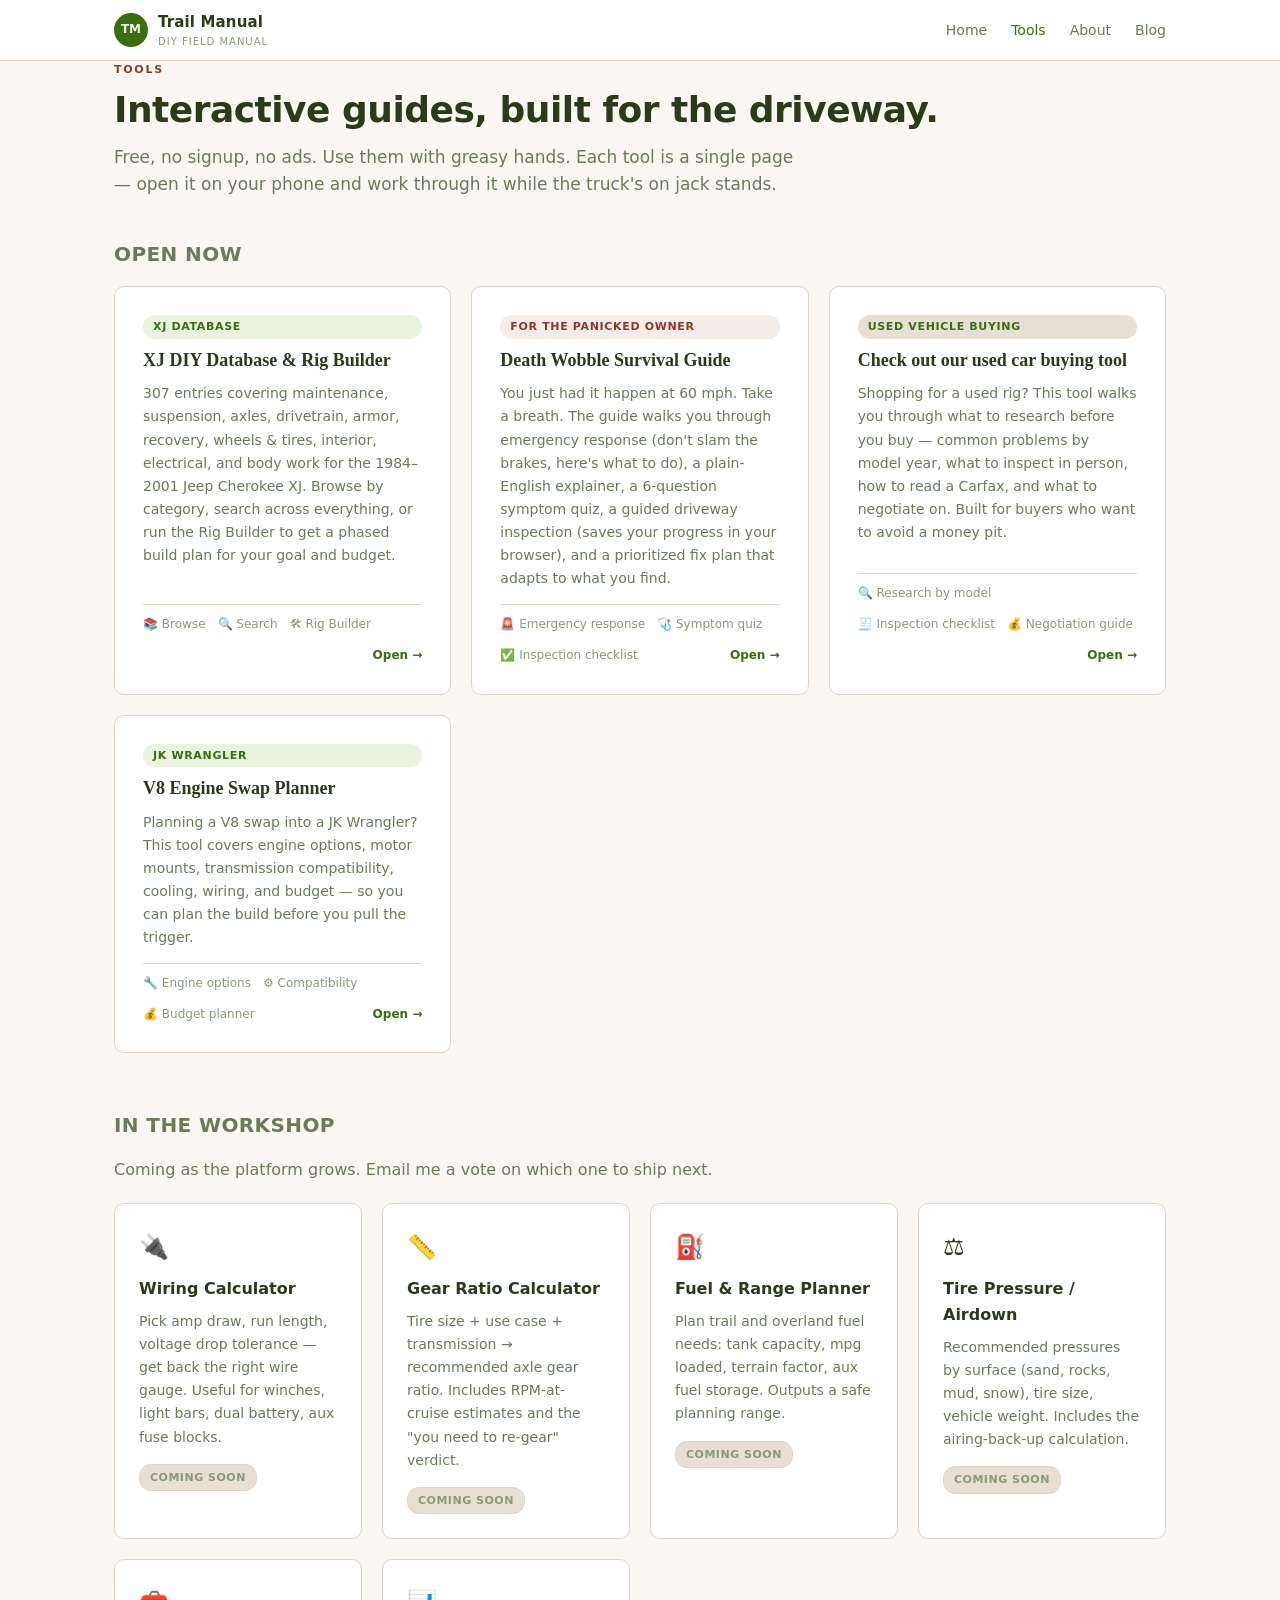
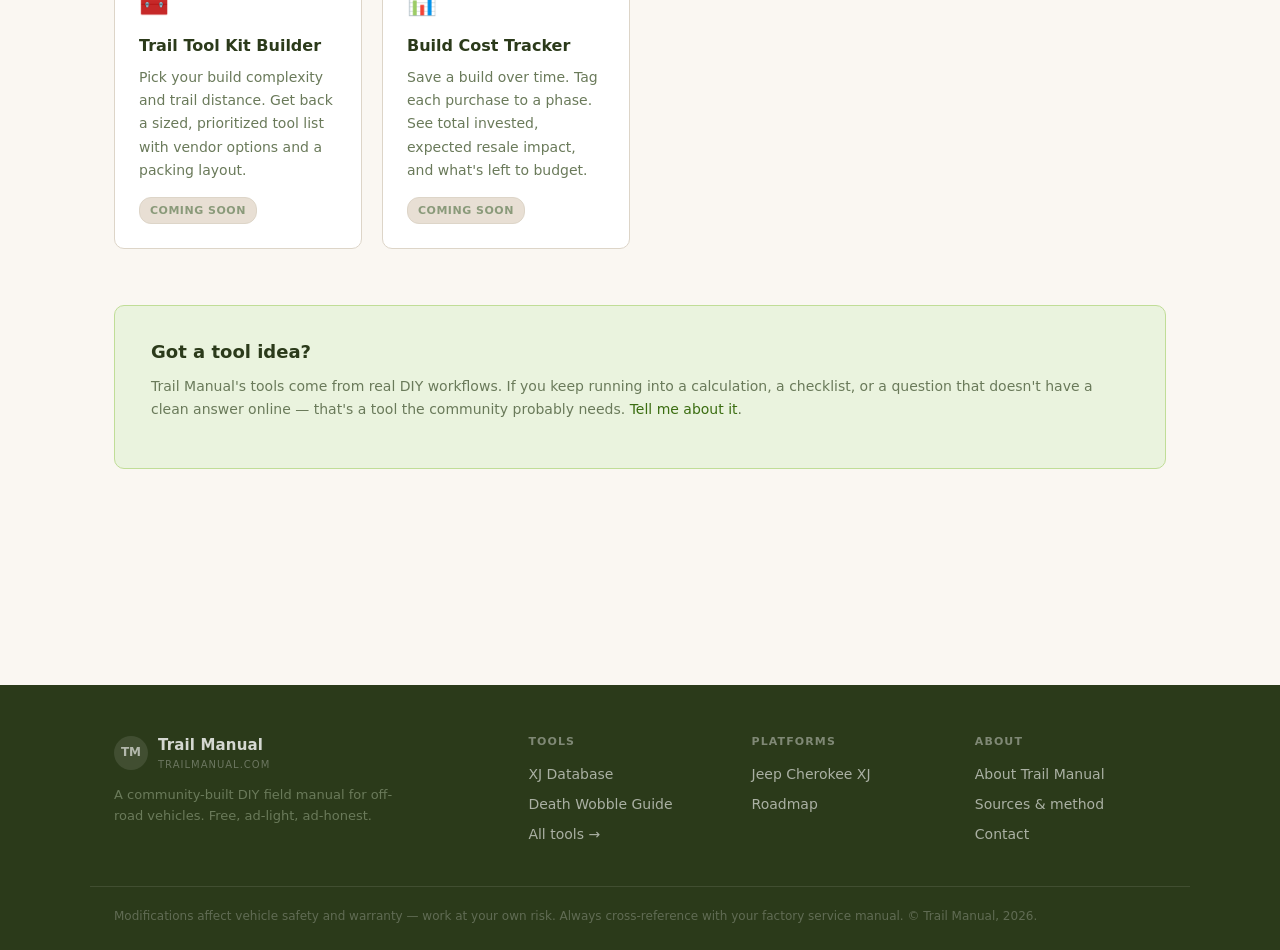
<file: tools/index.html>
<!doctype html>
<html lang="en">
<head>
<meta charset="utf-8">
<meta name="viewport" content="width=device-width,initial-scale=1">
<title>Tools — Trail Manual</title>
<meta name="description" content="Interactive DIY tools for off-road vehicles: maintenance database, rig builders, diagnostic guides, and more.">
<link rel="stylesheet" href="/_shared.css">
</head>
<body>

<!-- HEADER -->
<header class="tm-topbar">
  <div class="tm-topbar-inner">
    <a class="tm-brand" href="/">
      <div class="tm-brand-mark">TM</div>
      <div>
        <div class="tm-brand-text">Trail Manual</div>
        <div class="tm-brand-sub">DIY field manual</div>
      </div>
    </a>
    <nav class="tm-nav">
      <a href="/">Home</a>
      <a href="/tools/" class="active">Tools</a>
      <a href="/about/">About</a>
      <a href="/blog/">Blog</a>
    </nav>
  </div>
</header>

<main class="tm-main">

  <!-- PAGE TITLE -->
  <section style="margin-bottom:40px">
    <div class="tm-section-eyebrow">Tools</div>
    <h1 style="font-size:36px;letter-spacing:-.5px;margin:0 0 14px;line-height:1.15">Interactive guides, built for the driveway.</h1>
    <p class="tm-section-lede" style="font-size:17px;max-width:700px">
      Free, no signup, no ads. Use them with greasy hands. Each tool is a single page —
      open it on your phone and work through it while the truck's on jack stands.
    </p>
  </section>

  <!-- ====================================================================
       LIVE TOOLS  ·  Gutenberg: Columns block (2 cols), Group blocks inside
       Or single-column on mobile. Each = an <a> wrapping a Group block.
       ==================================================================== -->
  <section class="tm-section" style="margin-top:20px">
    <h2 style="font-size:20px;margin:0 0 16px;color:var(--text-dim);text-transform:uppercase;letter-spacing:.4px;font-weight:600">Open now</h2>
    <div class="tm-grid-2">
      <a class="tm-tool-card" href="/db/">
        <span class="tag">XJ Database</span>
        <h3>XJ DIY Database &amp; Rig Builder</h3>
        <p>
          307 entries covering maintenance, suspension, axles, drivetrain, armor, recovery,
          wheels &amp; tires, interior, electrical, and body work for the 1984–2001 Jeep Cherokee XJ.
          Browse by category, search across everything, or run the Rig Builder to get a phased build
          plan for your goal and budget.
        </p>
        <div class="meta">
          <span>📚 Browse</span>
          <span>🔍 Search</span>
          <span>🛠 Rig Builder</span>
          <span class="arrow">Open →</span>
        </div>
      </a>

      <a class="tm-tool-card" href="/db/death-wobble-guide.html">
        <span class="tag danger">For the panicked owner</span>
        <h3>Death Wobble Survival Guide</h3>
        <p>
          You just had it happen at 60 mph. Take a breath. The guide walks you through emergency
          response (don't slam the brakes, here's what to do), a plain-English explainer, a
          6-question symptom quiz, a guided driveway inspection (saves your progress in your
          browser), and a prioritized fix plan that adapts to what you find.
        </p>
        <div class="meta">
          <span>🚨 Emergency response</span>
          <span>🩺 Symptom quiz</span>
          <span>✅ Inspection checklist</span>
          <span class="arrow">Open →</span>
        </div>
      </a>

      <a class="tm-tool-card" href="/vehicle-research-tool.html">
        <span class="tag" style="background:var(--bg-3);color:var(--accent)">Used Vehicle Buying</span>
        <h3>Check out our used car buying tool</h3>
        <p>
          Shopping for a used rig? This tool walks you through what to research before you buy —
          common problems by model year, what to inspect in person, how to read a Carfax, and
          what to negotiate on. Built for buyers who want to avoid a money pit.
        </p>
        <div class="meta">
          <span>🔍 Research by model</span>
          <span>🧾 Inspection checklist</span>
          <span>💰 Negotiation guide</span>
          <span class="arrow">Open →</span>
        </div>
      </a>

      <a class="tm-tool-card" href="/jk-wrangler-engine-swap-tool.html">
        <span class="tag">JK Wrangler</span>
        <h3>V8 Engine Swap Planner</h3>
        <p>
          Planning a V8 swap into a JK Wrangler? This tool covers engine options, motor mounts,
          transmission compatibility, cooling, wiring, and budget — so you can plan the build
          before you pull the trigger.
        </p>
        <div class="meta">
          <span>🔧 Engine options</span>
          <span>⚙️ Compatibility</span>
          <span>💰 Budget planner</span>
          <span class="arrow">Open →</span>
        </div>
      </a>
    </div>
  </section>

  <!-- ====================================================================
       UPCOMING TOOLS  ·  Gutenberg: 4 column grid with Group block cards
       The .soon tag indicates these aren't live yet (no link).
       ==================================================================== -->
  <section class="tm-section">
    <h2 style="font-size:20px;margin:0 0 16px;color:var(--text-dim);text-transform:uppercase;letter-spacing:.4px;font-weight:600">In the workshop</h2>
    <p style="color:var(--text-dim);max-width:600px;margin:0 0 20px">Coming as the platform grows. Email me a vote on which one to ship next.</p>

    <div class="tm-grid-3">
      <div class="tm-card">
        <div class="tm-card-icon">🔌</div>
        <h3>Wiring Calculator</h3>
        <p>Pick amp draw, run length, voltage drop tolerance — get back the right wire gauge. Useful for winches, light bars, dual battery, aux fuse blocks.</p>
        <div style="margin-top:14px"><span class="tag soon" style="display:inline-block;padding:4px 10px;font-size:11px;background:var(--bg-3);color:var(--text-mute);border:1px solid var(--border);border-radius:12px;font-weight:600;text-transform:uppercase;letter-spacing:.5px">Coming soon</span></div>
      </div>

      <div class="tm-card">
        <div class="tm-card-icon">📏</div>
        <h3>Gear Ratio Calculator</h3>
        <p>Tire size + use case + transmission → recommended axle gear ratio. Includes RPM-at-cruise estimates and the "you need to re-gear" verdict.</p>
        <div style="margin-top:14px"><span class="tag soon" style="display:inline-block;padding:4px 10px;font-size:11px;background:var(--bg-3);color:var(--text-mute);border:1px solid var(--border);border-radius:12px;font-weight:600;text-transform:uppercase;letter-spacing:.5px">Coming soon</span></div>
      </div>

      <div class="tm-card">
        <div class="tm-card-icon">⛽</div>
        <h3>Fuel &amp; Range Planner</h3>
        <p>Plan trail and overland fuel needs: tank capacity, mpg loaded, terrain factor, aux fuel storage. Outputs a safe planning range.</p>
        <div style="margin-top:14px"><span class="tag soon" style="display:inline-block;padding:4px 10px;font-size:11px;background:var(--bg-3);color:var(--text-mute);border:1px solid var(--border);border-radius:12px;font-weight:600;text-transform:uppercase;letter-spacing:.5px">Coming soon</span></div>
      </div>

      <div class="tm-card">
        <div class="tm-card-icon">⚖️</div>
        <h3>Tire Pressure / Airdown</h3>
        <p>Recommended pressures by surface (sand, rocks, mud, snow), tire size, vehicle weight. Includes the airing-back-up calculation.</p>
        <div style="margin-top:14px"><span class="tag soon" style="display:inline-block;padding:4px 10px;font-size:11px;background:var(--bg-3);color:var(--text-mute);border:1px solid var(--border);border-radius:12px;font-weight:600;text-transform:uppercase;letter-spacing:.5px">Coming soon</span></div>
      </div>

      <div class="tm-card">
        <div class="tm-card-icon">🧰</div>
        <h3>Trail Tool Kit Builder</h3>
        <p>Pick your build complexity and trail distance. Get back a sized, prioritized tool list with vendor options and a packing layout.</p>
        <div style="margin-top:14px"><span class="tag soon" style="display:inline-block;padding:4px 10px;font-size:11px;background:var(--bg-3);color:var(--text-mute);border:1px solid var(--border);border-radius:12px;font-weight:600;text-transform:uppercase;letter-spacing:.5px">Coming soon</span></div>
      </div>

      <div class="tm-card">
        <div class="tm-card-icon">📊</div>
        <h3>Build Cost Tracker</h3>
        <p>Save a build over time. Tag each purchase to a phase. See total invested, expected resale impact, and what's left to budget.</p>
        <div style="margin-top:14px"><span class="tag soon" style="display:inline-block;padding:4px 10px;font-size:11px;background:var(--bg-3);color:var(--text-mute);border:1px solid var(--border);border-radius:12px;font-weight:600;text-transform:uppercase;letter-spacing:.5px">Coming soon</span></div>
      </div>
    </div>
  </section>

  <!-- ====================================================================
       CTA  ·  Gutenberg: Group block (.tm-callout) — Heading + Paragraph + Button
       ==================================================================== -->
  <section class="tm-section">
    <div class="tm-callout">
      <h3>Got a tool idea?</h3>
      <p>Trail Manual's tools come from real DIY workflows. If you keep running into a calculation, a checklist, or a question that doesn't have a clean answer online — that's a tool the community probably needs. <a href="/contact/">Tell me about it</a>.</p>
    </div>
  </section>

</main>

<!-- FOOTER -->
<footer class="tm-footer">
  <div class="tm-footer-inner">
    <div>
      <div class="tm-brand" style="margin-bottom:12px">
        <div class="tm-brand-mark">TM</div>
        <div>
          <div class="tm-brand-text">Trail Manual</div>
          <div class="tm-brand-sub">trailmanual.com</div>
        </div>
      </div>
      <p style="color:var(--text-dim);font-size:13px;max-width:280px;margin:0">
        A community-built DIY field manual for off-road vehicles. Free, ad-light, ad-honest.
      </p>
    </div>
    <div>
      <h4>Tools</h4>
      <a href="/db/">XJ Database</a>
      <a href="/db/death-wobble-guide.html">Death Wobble Guide</a>
      <a href="/tools/">All tools →</a>
    </div>
    <div>
      <h4>Platforms</h4>
      <a href="/db/#/xj/">Jeep Cherokee XJ</a>
      <a href="/about/#roadmap">Roadmap</a>
    </div>
    <div>
      <h4>About</h4>
      <a href="/about/">About Trail Manual</a>
      <a href="/about/#sources">Sources &amp; method</a>
      <a href="/contact/">Contact</a>
    </div>
  </div>
  <div class="disclaimer">
    Modifications affect vehicle safety and warranty — work at your own risk. Always cross-reference with your factory service manual. © Trail Manual, 2026.
  </div>
</footer>

</body>
</html>
</file>
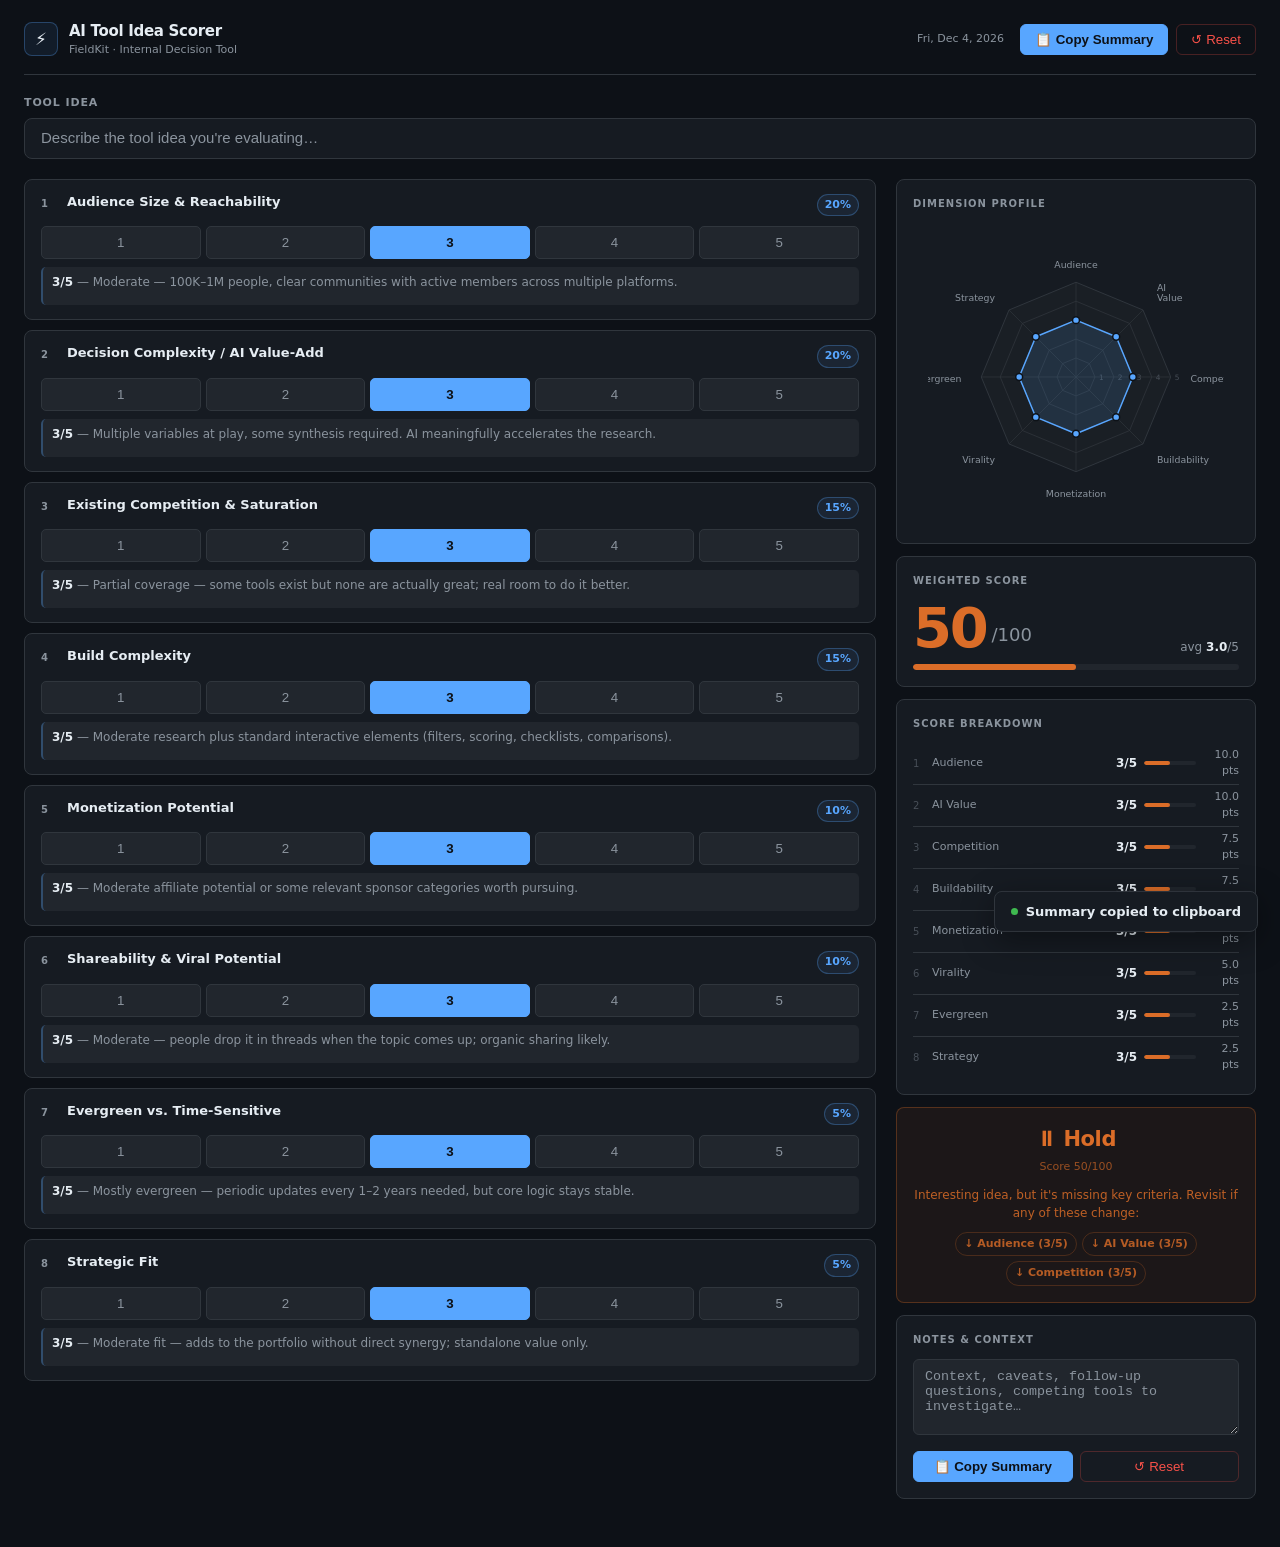
<file: AI_Tool_Idea_Scorer.html>
<!DOCTYPE html>
<html lang="en">
<head>
<meta charset="UTF-8">
<meta name="viewport" content="width=device-width, initial-scale=1.0">
<title>AI Tool Idea Scorer — FieldKit</title>
<style>
:root {
  --bg:       #0d1117;
  --surface:  #161b22;
  --surface2: #21262d;
  --border:   #30363d;
  --border2:  #484f58;
  --text:     #e6edf3;
  --muted:    #8b949e;
  --accent:   #58a6ff;
  --accent-bg: rgba(88,166,255,0.08);
  --accent-border: rgba(88,166,255,0.3);
  --green:    #3fb950;
  --yellow:   #e3b341;
  --orange:   #db6d28;
  --red:      #f85149;
  --shadow:   0 8px 32px rgba(0,0,0,0.4);
}

* { box-sizing: border-box; margin: 0; padding: 0; }
html { scroll-behavior: smooth; }

body {
  background: var(--bg);
  color: var(--text);
  font: 14px/1.5 -apple-system, BlinkMacSystemFont, 'Segoe UI', system-ui, sans-serif;
  min-height: 100vh;
}

/* ── Layout ── */
.wrap {
  max-width: 1380px;
  margin: 0 auto;
  padding: 20px 24px 48px;
}

/* ── Header ── */
.header {
  display: flex;
  align-items: center;
  justify-content: space-between;
  margin-bottom: 20px;
  padding-bottom: 16px;
  border-bottom: 1px solid var(--border);
}
.logo { display: flex; align-items: center; gap: 11px; }
.logo-mark {
  width: 34px; height: 34px;
  background: var(--accent-bg);
  border: 1px solid var(--accent-border);
  border-radius: 8px;
  display: flex; align-items: center; justify-content: center;
  font-size: 17px; line-height: 1;
  flex-shrink: 0;
}
.logo-name { font-size: 15px; font-weight: 700; letter-spacing: -0.02em; }
.logo-sub  { font-size: 11px; color: var(--muted); margin-top: -1px; }
.header-right { display: flex; align-items: center; gap: 8px; }
.header-date { font-size: 11px; color: var(--muted); margin-right: 8px; }

/* ── Buttons ── */
.btn {
  padding: 7px 14px;
  border-radius: 6px;
  font: 600 12px/1 inherit;
  cursor: pointer;
  border: 1px solid var(--border);
  background: var(--surface2);
  color: var(--text);
  transition: background 0.1s, border-color 0.1s, color 0.1s;
  white-space: nowrap;
}
.btn:hover { border-color: var(--border2); background: #2d333b; }
.btn:focus { outline: 2px solid var(--accent); outline-offset: 2px; }
.btn-accent { background: var(--accent); border-color: var(--accent); color: #0d1117; font-weight: 700; }
.btn-accent:hover { background: #79b8ff; border-color: #79b8ff; }
.btn-ghost { background: transparent; border-color: transparent; color: var(--muted); }
.btn-ghost:hover { color: var(--text); background: var(--surface2); border-color: var(--border); }
.btn-danger { color: var(--red); border-color: rgba(248,81,73,0.25); background: transparent; }
.btn-danger:hover { background: rgba(248,81,73,0.08); border-color: var(--red); }

/* ── Idea Input ── */
.idea-row { margin-bottom: 20px; }
.field-label {
  display: block;
  font-size: 11px;
  font-weight: 600;
  text-transform: uppercase;
  letter-spacing: 0.08em;
  color: var(--muted);
  margin-bottom: 6px;
}
.idea-input {
  width: 100%;
  background: var(--surface);
  border: 1px solid var(--border);
  border-radius: 8px;
  color: var(--text);
  font: 600 17px/1 inherit;
  padding: 12px 16px;
  outline: none;
  transition: border-color 0.15s;
}
.idea-input::placeholder { color: var(--muted); font-weight: 400; font-size: 15px; }
.idea-input:focus { border-color: var(--accent); }

/* ── Main Grid ── */
.main-grid {
  display: grid;
  grid-template-columns: 1fr 360px;
  gap: 20px;
  align-items: start;
}

/* ── Dimensions Column ── */
.dims-col { display: flex; flex-direction: column; gap: 10px; }

.dim-card {
  background: var(--surface);
  border: 1px solid var(--border);
  border-radius: 8px;
  padding: 14px 16px;
  transition: border-color 0.15s;
}
.dim-card:focus-within { border-color: var(--accent-border); }

.dim-header {
  display: flex;
  align-items: flex-start;
  justify-content: space-between;
  gap: 10px;
  margin-bottom: 10px;
}
.dim-num {
  font-size: 10px;
  font-weight: 700;
  color: var(--muted);
  margin-top: 2px;
  flex-shrink: 0;
  width: 16px;
}
.dim-name {
  font-size: 13px;
  font-weight: 600;
  color: var(--text);
  flex: 1;
  line-height: 1.3;
}
.dim-weight {
  font-size: 11px;
  font-weight: 700;
  color: var(--accent);
  background: var(--accent-bg);
  border: 1px solid var(--accent-border);
  padding: 2px 7px;
  border-radius: 100px;
  flex-shrink: 0;
  white-space: nowrap;
}

.score-row {
  display: flex;
  gap: 5px;
  margin-bottom: 8px;
}

.score-btn {
  flex: 1;
  background: var(--surface2);
  border: 1px solid var(--border);
  border-radius: 5px;
  color: var(--muted);
  cursor: pointer;
  font: 600 13px/1 inherit;
  padding: 8px 2px;
  text-align: center;
  transition: background 0.1s, border-color 0.1s, color 0.1s, transform 0.07s;
  position: relative;
}
.score-btn:hover { border-color: var(--border2); color: var(--text); }
.score-btn:active { transform: scale(0.94); }
.score-btn:focus { outline: 2px solid var(--accent); outline-offset: 2px; z-index: 1; }
.score-btn.active {
  background: var(--accent);
  border-color: var(--accent);
  color: #0d1117;
  font-weight: 800;
}

.score-desc {
  font-size: 12px;
  color: var(--muted);
  line-height: 1.45;
  padding: 7px 9px;
  background: var(--surface2);
  border-radius: 5px;
  border-left: 2px solid var(--accent-border);
  min-height: 38px;
  transition: opacity 0.1s;
}
.score-desc strong { color: var(--text); }
.score-desc.preview { opacity: 0.65; border-left-color: var(--border2); }

/* ── Right Panel ── */
.right-col {
  position: sticky;
  top: 20px;
  display: flex;
  flex-direction: column;
  gap: 12px;
}

.panel {
  background: var(--surface);
  border: 1px solid var(--border);
  border-radius: 8px;
  padding: 16px;
}
.panel-title {
  font-size: 10px;
  font-weight: 700;
  text-transform: uppercase;
  letter-spacing: 0.1em;
  color: var(--muted);
  margin-bottom: 12px;
}

/* ── Radar Chart ── */
.radar-wrap {
  display: flex;
  justify-content: center;
  padding: 4px 0;
}
#radarSvg { width: 100%; max-width: 296px; }

/* ── Score Display ── */
.score-row-main {
  display: flex;
  align-items: flex-end;
  justify-content: space-between;
  margin-bottom: 8px;
}
.score-big {
  font-size: 56px;
  font-weight: 800;
  line-height: 1;
  letter-spacing: -0.04em;
  transition: color 0.3s;
}
.score-denom { font-size: 18px; color: var(--muted); margin-bottom: 8px; margin-left: 3px; }
.score-label-right { font-size: 12px; color: var(--muted); text-align: right; line-height: 1.3; }

.progress-track {
  width: 100%;
  height: 6px;
  background: var(--surface2);
  border-radius: 100px;
  overflow: hidden;
}
.progress-fill {
  height: 100%;
  border-radius: 100px;
  transition: width 0.35s cubic-bezier(.4,0,.2,1), background-color 0.3s;
}

/* ── Breakdown ── */
.breakdown-rows { display: flex; flex-direction: column; }
.br-row {
  display: flex;
  align-items: center;
  gap: 7px;
  padding: 4px 0;
  border-bottom: 1px solid var(--border);
}
.br-row:last-child { border: none; }
.br-num  { font-size: 10px; color: var(--border2); width: 12px; flex-shrink: 0; }
.br-name { flex: 1; font-size: 11px; color: var(--muted); white-space: nowrap; overflow: hidden; text-overflow: ellipsis; }
.br-score{ font-size: 12px; font-weight: 700; color: var(--text); width: 22px; text-align: right; flex-shrink: 0; }
.br-bar  { width: 52px; height: 4px; background: var(--surface2); border-radius: 100px; overflow: hidden; flex-shrink: 0; }
.br-fill { height: 100%; border-radius: 100px; transition: width 0.3s, background 0.3s; }
.br-pts  { font-size: 11px; color: var(--muted); width: 36px; text-align: right; flex-shrink: 0; }

/* ── Recommendation ── */
.rec-box {
  border-radius: 8px;
  padding: 16px;
  text-align: center;
  border: 1px solid;
  transition: background 0.3s, border-color 0.3s;
}
.rec-verdict {
  font-size: 21px;
  font-weight: 800;
  letter-spacing: -0.02em;
  margin-bottom: 4px;
  transition: color 0.3s;
}
.rec-score-line { font-size: 11px; opacity: 0.65; margin-bottom: 10px; }
.rec-body { font-size: 12px; line-height: 1.5; opacity: 0.85; }
.rec-tags {
  display: flex; flex-wrap: wrap; gap: 5px;
  justify-content: center; margin-top: 10px;
}
.rec-tag {
  font-size: 11px; font-weight: 600;
  padding: 3px 8px;
  border-radius: 100px;
  border: 1px solid;
  opacity: 0.8;
}

/* ── Notes ── */
.notes-area {
  width: 100%;
  background: var(--surface2);
  border: 1px solid var(--border);
  border-radius: 6px;
  color: var(--text);
  font: 13px/1.5 inherit;
  padding: 9px 11px;
  resize: vertical;
  min-height: 76px;
  outline: none;
  transition: border-color 0.15s;
}
.notes-area:focus { border-color: var(--accent); }
.notes-area::placeholder { color: var(--muted); }

/* ── Action Row ── */
.action-row { display: flex; gap: 7px; margin-top: 10px; }
.action-row .btn { flex: 1; text-align: center; }

/* ── Toast ── */
.toast {
  position: fixed;
  bottom: 22px; right: 22px;
  background: var(--surface);
  border: 1px solid var(--border);
  border-radius: 8px;
  padding: 10px 16px;
  font-size: 13px; font-weight: 600;
  box-shadow: var(--shadow);
  transform: translateY(130%);
  transition: transform 0.22s cubic-bezier(.4,0,.2,1);
  z-index: 999;
  display: flex; align-items: center; gap: 8px;
}
.toast.show { transform: translateY(0); }
.toast-dot { width: 7px; height: 7px; background: var(--green); border-radius: 50%; }

/* ── Responsive ── */
@media (max-width: 960px) {
  .main-grid { grid-template-columns: 1fr; }
  .right-col  { position: static; flex-direction: row; flex-wrap: wrap; }
  .right-col .panel { flex: 1 1 260px; }
  .rec-box { flex: 1 1 100%; }
}
@media (max-width: 560px) {
  .wrap { padding: 14px 14px 40px; }
  .header { flex-direction: column; align-items: flex-start; gap: 10px; }
}
</style>
</head>
<body>
<div class="wrap">

  <!-- Header -->
  <header class="header">
    <div class="logo">
      <div class="logo-mark">⚡</div>
      <div>
        <div class="logo-name">AI Tool Idea Scorer</div>
        <div class="logo-sub">FieldKit · Internal Decision Tool</div>
      </div>
    </div>
    <div class="header-right">
      <span class="header-date" id="headerDate"></span>
      <button class="btn btn-accent" onclick="copyExport()">📋 Copy Summary</button>
      <button class="btn btn-danger" onclick="resetAll()">↺ Reset</button>
    </div>
  </header>

  <!-- Idea Input -->
  <div class="idea-row">
    <label class="field-label" for="ideaInput">Tool Idea</label>
    <input
      type="text"
      class="idea-input"
      id="ideaInput"
      placeholder="Describe the tool idea you're evaluating…"
      autocomplete="off"
    />
  </div>

  <!-- Main two-column layout -->
  <div class="main-grid">

    <!-- Left: Dimensions -->
    <div class="dims-col" id="dimsCol"></div>

    <!-- Right: Live panel -->
    <div class="right-col">

      <!-- Radar chart -->
      <div class="panel">
        <div class="panel-title">Dimension Profile</div>
        <div class="radar-wrap">
          <svg id="radarSvg" viewBox="0 0 300 300" xmlns="http://www.w3.org/2000/svg"
               aria-label="Radar chart of dimension scores"></svg>
        </div>
      </div>

      <!-- Score + progress -->
      <div class="panel">
        <div class="panel-title">Weighted Score</div>
        <div class="score-row-main">
          <div style="display:flex;align-items:flex-end;gap:2px">
            <div class="score-big" id="scoreNumber">—</div>
            <div class="score-denom">/100</div>
          </div>
          <div class="score-label-right" id="scoreContext"></div>
        </div>
        <div class="progress-track">
          <div class="progress-fill" id="progressFill" style="width:0%"></div>
        </div>
      </div>

      <!-- Breakdown -->
      <div class="panel">
        <div class="panel-title">Score Breakdown</div>
        <div class="breakdown-rows" id="breakdownRows"></div>
      </div>

      <!-- Recommendation -->
      <div class="rec-box" id="recBox">
        <div class="rec-verdict" id="recVerdict">Score your idea →</div>
        <div class="rec-score-line" id="recScoreLine">Adjust scores to see your recommendation</div>
        <div class="rec-body" id="recBody"></div>
        <div class="rec-tags" id="recTags"></div>
      </div>

      <!-- Notes + actions -->
      <div class="panel">
        <div class="panel-title">Notes & Context</div>
        <textarea
          class="notes-area"
          id="notesArea"
          placeholder="Context, caveats, follow-up questions, competing tools to investigate…"
        ></textarea>
        <div class="action-row">
          <button class="btn btn-accent" onclick="copyExport()">📋 Copy Summary</button>
          <button class="btn btn-danger" onclick="resetAll()">↺ Reset</button>
        </div>
      </div>

    </div>
  </div>
</div>

<div class="toast" id="toast">
  <span class="toast-dot"></span>
  Summary copied to clipboard
</div>

<script>
/* ════════════════════════════════════════════════
   DATA
════════════════════════════════════════════════ */
const DIMS = [
  {
    id: 'audience',
    name: 'Audience Size & Reachability',
    short: 'Audience',
    weight: 20,
    descs: [
      'Very niche — fewer than 10K people have this problem, no obvious community or reachable channel.',
      'Niche but findable — 10K–100K people affected, some communities exist (subreddit, Discord, forum).',
      'Moderate — 100K–1M people, clear communities with active members across multiple platforms.',
      'Large — 1M–10M people, strong community infrastructure with high-traffic hubs and repeat discussions.',
      'Massive — 10M+ people, multiple high-traffic communities, broad mainstream awareness of the problem.'
    ]
  },
  {
    id: 'aival',
    name: 'Decision Complexity / AI Value-Add',
    short: 'AI Value',
    weight: 20,
    descs: [
      'Easily answered by a single search — no real research or synthesis needed, AI adds little.',
      'Requires cross-referencing a few sources, but nothing complex. AI saves minor time.',
      'Multiple variables at play, some synthesis required. AI meaningfully accelerates the research.',
      'Complex, multi-factor decision. Most people get it wrong. AI provides real leverage here.',
      'Deeply complex — expert-level research required, high cost if wrong. AI is genuinely transformative.'
    ]
  },
  {
    id: 'competition',
    name: 'Existing Competition & Saturation',
    short: 'Competition',
    weight: 15,
    descs: [
      'Excellent free tools already exist — well-known, trusted, widely used. Hard to compete.',
      'Good tools exist but have significant friction, notable gaps, or problematic UX.',
      'Partial coverage — some tools exist but none are actually great; real room to do it better.',
      'Poor existing tools — mostly listicles, paywalled content, biased sources, or outdated info.',
      'No good tool exists. The gap is real, obvious, and completely unfilled. Wide open.'
    ]
  },
  {
    id: 'build',
    name: 'Build Complexity',
    short: 'Buildability',
    weight: 15,
    descs: [
      'Requires live data feeds, external APIs, user accounts, or complex backend integrations.',
      'Significant research needed plus complex interactive logic — heavy Claude session required.',
      'Moderate research plus standard interactive elements (filters, scoring, checklists, comparisons).',
      'Straightforward research with simple interactivity — one focused Claude session handles it well.',
      'Simple structure, well-defined content, minimal interactivity. Quick to research and build.'
    ]
  },
  {
    id: 'monetize',
    name: 'Monetization Potential',
    short: 'Monetization',
    weight: 10,
    descs: [
      'No obvious monetization path — free topic, no related purchases, no sponsor interest.',
      'Weak affiliate potential or small audience with low willingness to pay.',
      'Moderate affiliate potential or some relevant sponsor categories worth pursuing.',
      'Strong affiliate potential (high-value purchase decisions involved) or clear sponsor niche.',
      'Excellent — high-value transactions, established affiliate programs, natural sponsor fit, clear demand.'
    ]
  },
  {
    id: 'viral',
    name: 'Shareability & Viral Potential',
    short: 'Virality',
    weight: 10,
    descs: [
      'Private or personal use only — this type of tool simply does not get shared.',
      'Some sharing but mostly one-to-one; no real community distribution expected.',
      'Moderate — people drop it in threads when the topic comes up; organic sharing likely.',
      'High — solves a frustration people discuss publicly and vocally; strong community share potential.',
      'Viral potential — obvious community drop, the problem is complained about constantly and loudly.'
    ]
  },
  {
    id: 'evergreen',
    name: 'Evergreen vs. Time-Sensitive',
    short: 'Evergreen',
    weight: 5,
    descs: [
      'Highly time-sensitive — underlying data changes constantly, tool rots within months.',
      'Moderately time-sensitive — needs meaningful updates at least annually to stay accurate.',
      'Mostly evergreen — periodic updates every 1–2 years needed, but core logic stays stable.',
      'Mostly evergreen — infrequent updates required, decision framework doesn\'t shift much.',
      'Fully evergreen — the underlying decision logic and criteria do not meaningfully change over time.'
    ]
  },
  {
    id: 'strategy',
    name: 'Strategic Fit',
    short: 'Strategy',
    weight: 5,
    descs: [
      'Unrelated to any existing work, audience, or brand direction — one-off island.',
      'Weak connection — tangentially related at best, no direct synergy.',
      'Moderate fit — adds to the portfolio without direct synergy; standalone value only.',
      'Good fit — reinforces an existing niche, audience segment, or tool category.',
      'Perfect fit — directly extends an existing tool, audience, project, or content category.'
    ]
  }
];

/* ════════════════════════════════════════════════
   STATE
════════════════════════════════════════════════ */
let scores = new Array(DIMS.length).fill(3);
const LS_KEY = 'fieldkit_scorer_v1';

/* ════════════════════════════════════════════════
   INIT
════════════════════════════════════════════════ */
function init() {
  // Set date
  document.getElementById('headerDate').textContent =
    new Date().toLocaleDateString('en-US', { weekday:'short', month:'short', day:'numeric', year:'numeric' });

  // Load saved state
  try {
    const saved = JSON.parse(localStorage.getItem(LS_KEY) || '{}');
    if (saved.scores && saved.scores.length === DIMS.length) scores = saved.scores;
    if (saved.idea)  document.getElementById('ideaInput').value  = saved.idea;
    if (saved.notes) document.getElementById('notesArea').value  = saved.notes;
  } catch(e) {}

  // Auto-save on idea/notes changes
  document.getElementById('ideaInput').addEventListener('input', saveState);
  document.getElementById('notesArea').addEventListener('input', saveState);

  buildDimCards();
  updateAll();
}

/* ════════════════════════════════════════════════
   BUILD DIMENSION CARDS
════════════════════════════════════════════════ */
function buildDimCards() {
  const col = document.getElementById('dimsCol');
  col.innerHTML = '';

  DIMS.forEach((dim, idx) => {
    const card = document.createElement('div');
    card.className = 'dim-card';
    card.setAttribute('role', 'group');
    card.setAttribute('aria-label', dim.name);

    card.innerHTML = `
      <div class="dim-header">
        <span class="dim-num">${idx + 1}</span>
        <span class="dim-name">${dim.name}</span>
        <span class="dim-weight">${dim.weight}%</span>
      </div>
      <div class="score-row" id="btnrow-${idx}" role="group" aria-label="Score for ${dim.name}">
        ${[1,2,3,4,5].map(s => `
          <button
            class="score-btn${scores[idx] === s ? ' active' : ''}"
            data-dim="${idx}" data-val="${s}"
            tabindex="${s === 1 ? 0 : -1}"
            aria-label="${s} out of 5"
            aria-pressed="${scores[idx] === s}"
          >${s}</button>
        `).join('')}
      </div>
      <div class="score-desc" id="desc-${idx}">
        <strong>${scores[idx]}/5</strong> — ${dim.descs[scores[idx]-1]}
      </div>
    `;

    col.appendChild(card);

    const btnRow = card.querySelector(`#btnrow-${idx}`);
    const descEl = card.querySelector(`#desc-${idx}`);

    btnRow.querySelectorAll('.score-btn').forEach(btn => {
      const v = parseInt(btn.dataset.val);

      btn.addEventListener('click', () => setScore(idx, v));

      // Hover preview
      btn.addEventListener('mouseenter', () => {
        descEl.innerHTML = `<strong style="opacity:.7">${v}/5</strong> — ${dim.descs[v-1]}`;
        descEl.classList.add('preview');
      });
      btn.addEventListener('mouseleave', () => {
        descEl.innerHTML = `<strong>${scores[idx]}/5</strong> — ${dim.descs[scores[idx]-1]}`;
        descEl.classList.remove('preview');
      });

      // Arrow key navigation within button row
      btn.addEventListener('keydown', e => {
        const cur = scores[idx];
        if (e.key === 'ArrowRight' || e.key === 'ArrowUp') {
          e.preventDefault();
          const next = Math.min(5, cur + 1);
          setScore(idx, next);
          btnRow.querySelector(`.score-btn[data-val="${next}"]`)?.focus();
        }
        if (e.key === 'ArrowLeft' || e.key === 'ArrowDown') {
          e.preventDefault();
          const prev = Math.max(1, cur - 1);
          setScore(idx, prev);
          btnRow.querySelector(`.score-btn[data-val="${prev}"]`)?.focus();
        }
      });
    });
  });
}

/* ════════════════════════════════════════════════
   SET SCORE
════════════════════════════════════════════════ */
function setScore(dimIdx, val) {
  scores[dimIdx] = val;

  const btnRow = document.getElementById(`btnrow-${dimIdx}`);
  const descEl = document.getElementById(`desc-${dimIdx}`);

  btnRow.querySelectorAll('.score-btn').forEach(btn => {
    const v = parseInt(btn.dataset.val);
    btn.classList.toggle('active', v === val);
    btn.setAttribute('aria-pressed', v === val);
    btn.tabIndex = v === 1 ? 0 : -1;
  });

  descEl.innerHTML = `<strong>${val}/5</strong> — ${DIMS[dimIdx].descs[val-1]}`;
  descEl.classList.remove('preview');

  updateAll();
  saveState();
}

/* ════════════════════════════════════════════════
   COMPUTE
════════════════════════════════════════════════ */
function computeTotal() {
  // Each dimension: ((score-1)/4) * weight  →  sum ranges 0–100
  return DIMS.reduce((sum, dim, i) => sum + ((scores[i]-1)/4) * dim.weight, 0);
}

function getRec(total) {
  if (total >= 80) return {
    label: 'Strong Go', emoji: '🚀', tier: 'go',
    color: 'var(--green)', bg: 'rgba(63,185,80,0.08)', border: 'rgba(63,185,80,0.3)'
  };
  if (total >= 60) return {
    label: 'Conditional Go', emoji: '✓', tier: 'conditional',
    color: 'var(--yellow)', bg: 'rgba(227,179,65,0.08)', border: 'rgba(227,179,65,0.3)'
  };
  if (total >= 40) return {
    label: 'Hold', emoji: '⏸', tier: 'hold',
    color: 'var(--orange)', bg: 'rgba(219,109,40,0.08)', border: 'rgba(219,109,40,0.3)'
  };
  return {
    label: 'Pass', emoji: '✕', tier: 'pass',
    color: 'var(--red)', bg: 'rgba(248,81,73,0.08)', border: 'rgba(248,81,73,0.3)'
  };
}

function dimRank() {
  return DIMS.map((d, i) => ({ ...d, idx: i, score: scores[i] }))
    .sort((a, b) => a.score - b.score);
}

/* ════════════════════════════════════════════════
   UPDATE ALL
════════════════════════════════════════════════ */
function updateAll() {
  const raw   = computeTotal();
  const total = Math.round(raw);
  const rec   = getRec(raw);

  // Score number
  const numEl = document.getElementById('scoreNumber');
  numEl.textContent = total;
  numEl.style.color = rec.color;

  // Context label
  const ctx = document.getElementById('scoreContext');
  const avgScore = (raw / 100 * 4 + 1).toFixed(1);
  ctx.innerHTML = `avg <strong style="color:var(--text)">${avgScore}</strong>/5`;

  // Progress bar
  const fill = document.getElementById('progressFill');
  fill.style.width = total + '%';
  fill.style.backgroundColor = rec.color;

  // Breakdown
  updateBreakdown(rec.color);

  // Recommendation
  updateRec(total, raw, rec);

  // Radar
  drawRadar();
}

/* ════════════════════════════════════════════════
   BREAKDOWN
════════════════════════════════════════════════ */
function updateBreakdown(accentColor) {
  const el = document.getElementById('breakdownRows');
  el.innerHTML = DIMS.map((dim, i) => {
    const s    = scores[i];
    const pts  = ((s-1)/4) * dim.weight;
    const pct  = ((s-1)/4) * 100;
    return `
      <div class="br-row">
        <span class="br-num">${i+1}</span>
        <span class="br-name" title="${dim.name}">${dim.short}</span>
        <span class="br-score">${s}/5</span>
        <div class="br-bar">
          <div class="br-fill" style="width:${pct}%;background:${accentColor}"></div>
        </div>
        <span class="br-pts">${pts.toFixed(1)} pt${pts !== 1 ? 's' : ''}</span>
      </div>
    `;
  }).join('');
}

/* ════════════════════════════════════════════════
   RECOMMENDATION
════════════════════════════════════════════════ */
function updateRec(total, raw, rec) {
  const box     = document.getElementById('recBox');
  const verdict = document.getElementById('recVerdict');
  const scoreLn = document.getElementById('recScoreLine');
  const body    = document.getElementById('recBody');
  const tags    = document.getElementById('recTags');

  box.style.background   = rec.bg;
  box.style.borderColor  = rec.border;
  box.style.color        = rec.color;

  verdict.textContent = `${rec.emoji} ${rec.label}`;
  scoreLn.textContent = `Score ${total}/100`;

  const ranked  = dimRank();
  const lowest  = ranked.slice(0, 3);
  const highest = ranked.slice(-3).reverse();

  let bodyText = '';
  let tagItems = [];

  if (raw >= 80) {
    bodyText = 'Strong signal across the board. Build this. These are your best-performing dimensions:';
    tagItems = highest.map(d => ({ text: `↑ ${d.short} (${d.score}/5)`, good: true }));
  } else if (raw >= 60) {
    const weak = lowest.slice(0, 2);
    bodyText = `Worth building — but address these weak points before committing significant time:`;
    tagItems = weak.map(d => ({ text: `⚠ ${d.short} (${d.score}/5)`, good: false }));
  } else if (raw >= 40) {
    bodyText = `Interesting idea, but it's missing key criteria. Revisit if any of these change:`;
    tagItems = lowest.map(d => ({ text: `↓ ${d.short} (${d.score}/5)`, good: false }));
  } else {
    bodyText = `Not worth building now. Significant gaps in the fundamentals:`;
    tagItems = lowest.map(d => ({ text: `✕ ${d.short} (${d.score}/5)`, good: false }));
  }

  body.textContent = bodyText;
  tags.innerHTML = tagItems.map(t => `
    <span class="rec-tag" style="border-color:${rec.border};color:${rec.color}">${t.text}</span>
  `).join('');
}

/* ════════════════════════════════════════════════
   RADAR CHART (SVG)
════════════════════════════════════════════════ */
function drawRadar() {
  const svg  = document.getElementById('radarSvg');
  const cx = 150, cy = 152, maxR = 96;
  const n  = DIMS.length;
  const step = (2 * Math.PI) / n;

  const angle = i => -Math.PI / 2 + i * step;
  const pt    = (r, i) => [cx + r * Math.cos(angle(i)), cy + r * Math.sin(angle(i))];
  const poly  = r  => Array.from({length: n}, (_, i) => pt(r, i).join(',')).join(' ');

  let out = '';

  // Background rings
  for (let lv = 1; lv <= 5; lv++) {
    const r = (lv / 5) * maxR;
    const fill = lv === 5 ? 'fill="rgba(255,255,255,0.015)"' : 'fill="none"';
    out += `<polygon points="${poly(r)}" ${fill} stroke="#30363d" stroke-width="${lv === 5 ? 1 : 0.7}"/>`;
  }

  // Axis lines
  for (let i = 0; i < n; i++) {
    const [x, y] = pt(maxR, i);
    out += `<line x1="${cx}" y1="${cy}" x2="${x.toFixed(2)}" y2="${y.toFixed(2)}" stroke="#30363d" stroke-width="0.7"/>`;
  }

  // Level tick labels (on right axis, i=2)
  for (let lv = 1; lv <= 5; lv++) {
    const r = (lv / 5) * maxR;
    const [x, y] = pt(r, 2); // right axis
    out += `<text x="${(x+4).toFixed(1)}" y="${(y+3).toFixed(1)}" fill="#484f58" font-size="7.5" font-family="system-ui,sans-serif">${lv}</text>`;
  }

  // Score fill polygon
  const scorePts = DIMS.map((_, i) => {
    const r = (scores[i] / 5) * maxR;
    return pt(r, i).join(',');
  }).join(' ');
  out += `<polygon points="${scorePts}" fill="rgba(88,166,255,0.13)" stroke="#58a6ff" stroke-width="1.5" stroke-linejoin="round"/>`;

  // Score dots
  DIMS.forEach((_, i) => {
    const r = (scores[i] / 5) * maxR;
    const [x, y] = pt(r, i);
    out += `<circle cx="${x.toFixed(2)}" cy="${y.toFixed(2)}" r="3.5" fill="#58a6ff" stroke="#0d1117" stroke-width="1.5"/>`;
  });

  // Labels
  const labelR = maxR + 20;
  DIMS.forEach((dim, i) => {
    const ang = angle(i);
    const [lx, ly] = pt(labelR, i);

    const cosA = Math.cos(ang);
    let anchor = 'middle';
    if (cosA >  0.25) anchor = 'start';
    if (cosA < -0.25) anchor = 'end';

    // Two-word labels get split
    const words = dim.short.split(' ');
    if (words.length > 1) {
      const lineH = 10.5;
      const yOff  = Math.abs(Math.sin(ang)) > 0.7 ? -lineH / 2 : 0;
      out += `<text text-anchor="${anchor}" font-size="9.5" font-family="system-ui,sans-serif" fill="#8b949e">`;
      words.forEach((w, wi) => {
        out += `<tspan x="${lx.toFixed(2)}" y="${(ly + yOff + wi * lineH).toFixed(2)}">${w}</tspan>`;
      });
      out += `</text>`;
    } else {
      out += `<text x="${lx.toFixed(2)}" y="${(ly + 3).toFixed(2)}" text-anchor="${anchor}" dominant-baseline="middle" font-size="9.5" font-family="system-ui,sans-serif" fill="#8b949e">${dim.short}</text>`;
    }
  });

  svg.innerHTML = out;
}

/* ════════════════════════════════════════════════
   RESET
════════════════════════════════════════════════ */
function resetAll() {
  if (!confirm('Clear all scores, idea, and notes?')) return;

  scores = new Array(DIMS.length).fill(3);
  document.getElementById('ideaInput').value = '';
  document.getElementById('notesArea').value = '';
  localStorage.removeItem(LS_KEY);

  // Rebuild cards (easiest way to reset button states cleanly)
  buildDimCards();
  updateAll();
}

/* ════════════════════════════════════════════════
   SAVE STATE
════════════════════════════════════════════════ */
function saveState() {
  try {
    localStorage.setItem(LS_KEY, JSON.stringify({
      scores,
      idea:  document.getElementById('ideaInput').value,
      notes: document.getElementById('notesArea').value
    }));
  } catch(e) {}
}

/* ════════════════════════════════════════════════
   EXPORT
════════════════════════════════════════════════ */
function copyExport() {
  const idea  = document.getElementById('ideaInput').value.trim() || '(untitled)';
  const notes = document.getElementById('notesArea').value.trim();
  const raw   = computeTotal();
  const total = Math.round(raw);
  const rec   = getRec(raw);
  const date  = new Date().toLocaleDateString('en-US', {
    year:'numeric', month:'long', day:'numeric'
  });

  const ranked = dimRank();
  const lowest = ranked.slice(0, 3);

  const line = '═'.repeat(54);
  const dimLines = DIMS.map(dim => {
    const i   = DIMS.indexOf(dim);
    const s   = scores[i];
    const pts = ((s-1)/4) * dim.weight;
    const nameStr = dim.name.padEnd(42, '.');
    return `  ${nameStr} ${s}/5  →  ${pts.toFixed(1).padStart(4)} pts`;
  }).join('\n');

  let recDetail = '';
  if (raw >= 80) {
    const top = dimRank().slice(-3).reverse().map(d => d.name).join(', ');
    recDetail = `Build this. Strong signal driven by: ${top}.`;
  } else if (raw >= 60) {
    const weak = lowest.slice(0,2).map(d => d.name).join(', ');
    recDetail = `Worth building. Address caveats before committing: ${weak}.`;
  } else if (raw >= 40) {
    const weak = lowest.map(d => d.name).join(', ');
    recDetail = `Hold — revisit if these improve: ${weak}.`;
  } else {
    const weak = lowest.map(d => d.name).join(', ');
    recDetail = `Pass — significant gaps in: ${weak}.`;
  }

  let out = `${line}
AI TOOL IDEA SCORER — FieldKit
${line}

Idea:   ${idea}
Date:   ${date}
Score:  ${total}/100

${line}
DIMENSION SCORES
${line}
${dimLines}

${line}
RECOMMENDATION: ${rec.emoji} ${rec.label} (${total}/100)
${line}
${recDetail}`;

  if (notes) {
    out += `\n\n${line}\nNOTES\n${line}\n${notes}`;
  }

  out += `\n\n${line}`;

  navigator.clipboard.writeText(out).then(() => showToast());
}

function showToast() {
  const t = document.getElementById('toast');
  t.classList.add('show');
  clearTimeout(t._timer);
  t._timer = setTimeout(() => t.classList.remove('show'), 2600);
}

/* ════════════════════════════════════════════════
   BOOT
════════════════════════════════════════════════ */
init();
</script>
</body>
</html>
</file>
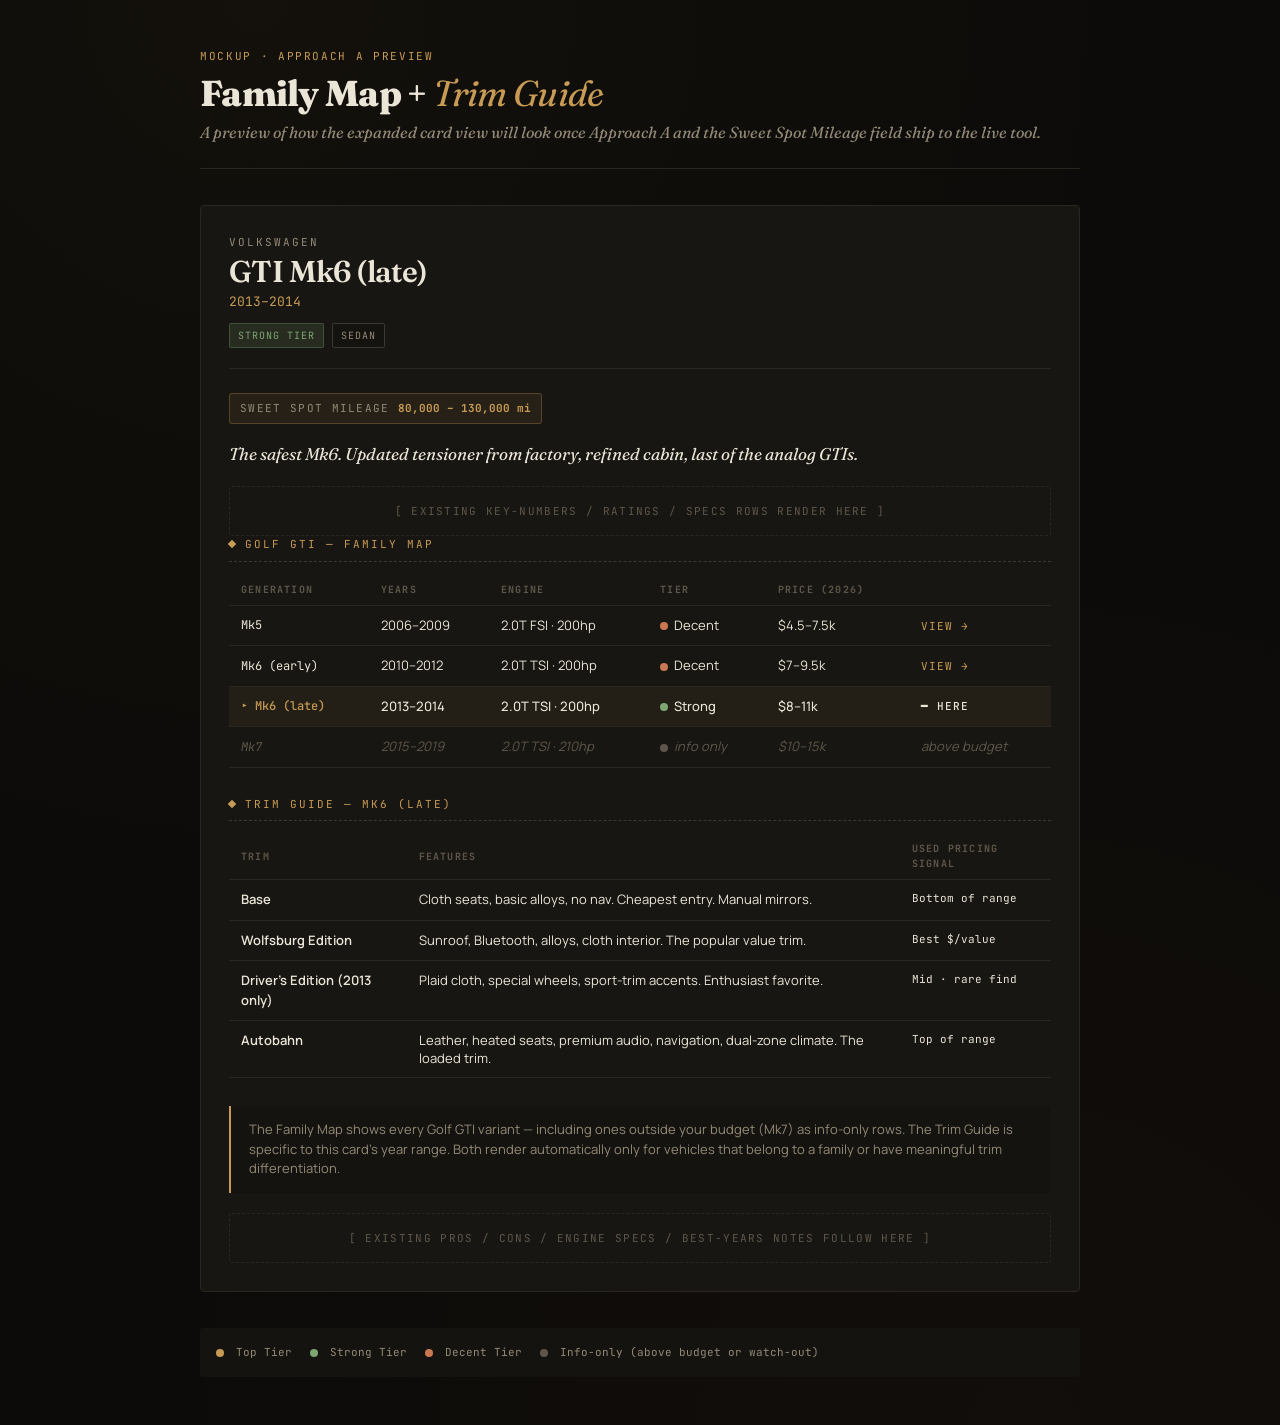
<file: approach-a-mockup.html>
<!DOCTYPE html>
<html lang="en">
<head>
<meta charset="UTF-8">
<meta name="viewport" content="width=device-width, initial-scale=1.0">
<title>Approach A — Mockup Preview</title>
<link rel="preconnect" href="https://fonts.googleapis.com">
<link rel="preconnect" href="https://fonts.gstatic.com" crossorigin>
<link href="https://fonts.googleapis.com/css2?family=Fraunces:ital,opsz,wght@0,9..144,400;0,9..144,600;0,9..144,800;1,9..144,400&family=Manrope:wght@300;400;500;600;700&family=JetBrains+Mono:wght@400;500;700&display=swap" rel="stylesheet">
<style>
  :root {
    --bg: #0c0b09;
    --bg-elevated: #15130f;
    --bg-card: #181612;
    --border: #2a2620;
    --border-strong: #3d3830;
    --text: #ebe5d8;
    --text-dim: #948a78;
    --text-faint: #5e564a;
    --accent: #c89b54;
    --accent-warm: #d4663d;
    --good: #7ea672;
    --warn: #c97852;
    --bad: #b04d3a;
    --ev: #6b9bbd;
    --serif: "Fraunces", Georgia, serif;
    --sans: "Manrope", -apple-system, sans-serif;
    --mono: "JetBrains Mono", monospace;
  }
  * { box-sizing: border-box; margin: 0; padding: 0; }
  body {
    background: var(--bg);
    color: var(--text);
    font-family: var(--sans);
    line-height: 1.5;
    padding: 48px 32px;
    background-image:
      radial-gradient(circle at 20% 0%, rgba(200,155,84,0.04) 0%, transparent 50%),
      radial-gradient(circle at 80% 100%, rgba(212,102,61,0.03) 0%, transparent 50%);
  }
  .container { max-width: 880px; margin: 0 auto; }
  .preview-header {
    border-bottom: 1px solid var(--border);
    padding-bottom: 24px;
    margin-bottom: 36px;
  }
  .preview-meta {
    font-family: var(--mono);
    font-size: 11px;
    text-transform: uppercase;
    letter-spacing: 0.15em;
    color: var(--accent);
    margin-bottom: 10px;
  }
  .preview-title {
    font-family: var(--serif);
    font-size: 36px;
    font-weight: 800;
    letter-spacing: -0.02em;
    line-height: 1.05;
    margin-bottom: 8px;
  }
  .preview-title em { font-style: italic; color: var(--accent); font-weight: 400; }
  .preview-sub {
    font-family: var(--serif);
    font-style: italic;
    color: var(--text-dim);
    font-size: 16px;
  }
  .card {
    background: var(--bg-card);
    border: 1px solid var(--border);
    border-radius: 4px;
    padding: 28px;
    margin-bottom: 24px;
  }
  .card-header {
    display: flex;
    justify-content: space-between;
    align-items: flex-start;
    padding-bottom: 20px;
    border-bottom: 1px solid var(--border);
    margin-bottom: 24px;
  }
  .card-make {
    font-family: var(--mono);
    font-size: 11px;
    text-transform: uppercase;
    letter-spacing: 0.18em;
    color: var(--text-dim);
    margin-bottom: 4px;
  }
  .card-model {
    font-family: var(--serif);
    font-size: 30px;
    font-weight: 600;
    letter-spacing: -0.02em;
    line-height: 1.1;
  }
  .card-years {
    font-family: var(--mono);
    font-size: 13px;
    color: var(--accent);
    margin-top: 4px;
  }
  .badges { margin-top: 12px; display: flex; gap: 8px; }
  .badge {
    font-family: var(--mono);
    font-size: 10px;
    text-transform: uppercase;
    letter-spacing: 0.1em;
    padding: 4px 8px;
    border-radius: 2px;
  }
  .tier-strong { background: rgba(126,166,114,0.15); color: var(--good); border: 1px solid rgba(126,166,114,0.3); }
  .tier-decent { background: rgba(201,120,82,0.15); color: var(--warn); border: 1px solid rgba(201,120,82,0.3); }
  .tier-top { background: rgba(200,155,84,0.18); color: var(--accent); border: 1px solid rgba(200,155,84,0.4); }
  .badge-cat { background: var(--bg-elevated); color: var(--text-dim); border: 1px solid var(--border-strong); }

  /* === NEW: Family Map === */
  .nav-section {
    margin-bottom: 28px;
  }
  .nav-label {
    display: flex;
    align-items: center;
    gap: 10px;
    font-family: var(--mono);
    font-size: 11px;
    text-transform: uppercase;
    letter-spacing: 0.18em;
    color: var(--accent);
    margin-bottom: 12px;
    padding-bottom: 8px;
    border-bottom: 1px dashed var(--border-strong);
  }
  .nav-label-icon {
    width: 6px; height: 6px;
    background: var(--accent);
    transform: rotate(45deg);
  }
  .family-table {
    width: 100%;
    border-collapse: collapse;
    font-family: var(--sans);
    font-size: 13px;
  }
  .family-table th {
    text-align: left;
    font-family: var(--mono);
    font-size: 10px;
    text-transform: uppercase;
    letter-spacing: 0.12em;
    color: var(--text-faint);
    padding: 8px 12px;
    border-bottom: 1px solid var(--border);
  }
  .family-table td {
    padding: 10px 12px;
    border-bottom: 1px solid var(--border);
    color: var(--text);
  }
  .family-row-current {
    background: rgba(200,155,84,0.06);
  }
  .family-row-current td {
    color: var(--text);
    font-weight: 500;
  }
  .family-row-info td {
    color: var(--text-faint);
    font-style: italic;
  }
  .family-gen {
    font-family: var(--mono);
    font-size: 12px;
    color: var(--text-dim);
  }
  .family-row-current .family-gen { color: var(--accent); }
  .family-tier-dot {
    display: inline-block;
    width: 8px;
    height: 8px;
    border-radius: 50%;
    margin-right: 6px;
    vertical-align: middle;
  }
  .family-tier-dot.top { background: var(--accent); }
  .family-tier-dot.strong { background: var(--good); }
  .family-tier-dot.decent { background: var(--warn); }
  .family-tier-dot.info { background: var(--text-faint); }
  .family-action a {
    font-family: var(--mono);
    font-size: 11px;
    text-transform: uppercase;
    letter-spacing: 0.1em;
    color: var(--accent);
    text-decoration: none;
    border-bottom: 1px solid transparent;
  }
  .family-action a:hover { border-bottom-color: var(--accent); }
  .family-here {
    font-family: var(--mono);
    font-size: 11px;
    text-transform: uppercase;
    letter-spacing: 0.1em;
    color: var(--accent);
    font-weight: 700;
  }

  /* === NEW: Trim Guide === */
  .trim-table {
    width: 100%;
    border-collapse: collapse;
    font-family: var(--sans);
    font-size: 13px;
  }
  .trim-table th {
    text-align: left;
    font-family: var(--mono);
    font-size: 10px;
    text-transform: uppercase;
    letter-spacing: 0.12em;
    color: var(--text-faint);
    padding: 8px 12px;
    border-bottom: 1px solid var(--border);
  }
  .trim-table td {
    padding: 10px 12px;
    border-bottom: 1px solid var(--border);
    color: var(--text);
    vertical-align: top;
  }
  .trim-name {
    font-weight: 600;
    color: var(--text);
  }
  .trim-features { color: var(--text-dim); line-height: 1.4; }
  .trim-signal {
    font-family: var(--mono);
    font-size: 11px;
    color: var(--accent);
  }

  /* === Sweet Spot Mileage display === */
  .sweet-spot {
    display: inline-flex;
    align-items: center;
    gap: 8px;
    padding: 6px 10px;
    background: rgba(200,155,84,0.08);
    border: 1px solid rgba(200,155,84,0.3);
    border-radius: 3px;
    font-family: var(--mono);
    font-size: 11px;
    color: var(--accent);
    margin-bottom: 18px;
  }
  .sweet-spot-label {
    text-transform: uppercase;
    letter-spacing: 0.12em;
    color: var(--text-dim);
  }
  .sweet-spot-val { color: var(--accent); font-weight: 700; }

  /* Existing card content placeholder */
  .summary {
    font-family: var(--serif);
    font-style: italic;
    font-size: 17px;
    color: var(--text);
    margin-bottom: 18px;
    line-height: 1.4;
  }
  .ph-section {
    margin-top: 20px;
    padding: 16px;
    border: 1px dashed var(--border);
    border-radius: 3px;
    color: var(--text-faint);
    font-family: var(--mono);
    font-size: 11px;
    text-transform: uppercase;
    letter-spacing: 0.12em;
    text-align: center;
  }
  .notes-block {
    background: var(--bg-elevated);
    border-left: 2px solid var(--accent);
    padding: 14px 18px;
    margin-top: 12px;
    font-size: 13px;
    color: var(--text-dim);
  }
  .legend {
    display: flex;
    gap: 18px;
    margin-top: 36px;
    padding: 16px;
    background: var(--bg-elevated);
    border-radius: 3px;
    font-family: var(--mono);
    font-size: 11px;
    color: var(--text-dim);
    flex-wrap: wrap;
  }
  .legend-item { display: flex; align-items: center; gap: 6px; }
</style>
</head>
<body>
<div class="container">

  <div class="preview-header">
    <div class="preview-meta">Mockup · Approach A Preview</div>
    <h1 class="preview-title">Family Map + <em>Trim Guide</em></h1>
    <p class="preview-sub">A preview of how the expanded card view will look once Approach A and the Sweet Spot Mileage field ship to the live tool.</p>
  </div>

  <div class="card">
    <div class="card-header">
      <div>
        <div class="card-make">Volkswagen</div>
        <div class="card-model">GTI Mk6 (late)</div>
        <div class="card-years">2013–2014</div>
        <div class="badges">
          <span class="badge tier-strong">Strong Tier</span>
          <span class="badge badge-cat">Sedan</span>
        </div>
      </div>
    </div>

    <div class="sweet-spot">
      <span class="sweet-spot-label">Sweet Spot Mileage</span>
      <span class="sweet-spot-val">80,000 – 130,000 mi</span>
    </div>

    <p class="summary">The safest Mk6. Updated tensioner from factory, refined cabin, last of the analog GTIs.</p>

    <div class="ph-section">[ Existing key-numbers / ratings / specs rows render here ]</div>

    <!-- === NEW SECTION: Family Map === -->
    <div class="nav-section">
      <div class="nav-label">
        <span class="nav-label-icon"></span>
        Golf GTI — Family Map
      </div>
      <table class="family-table">
        <thead>
          <tr>
            <th>Generation</th>
            <th>Years</th>
            <th>Engine</th>
            <th>Tier</th>
            <th>Price (2026)</th>
            <th></th>
          </tr>
        </thead>
        <tbody>
          <tr>
            <td class="family-gen">Mk5</td>
            <td>2006–2009</td>
            <td>2.0T FSI · 200hp</td>
            <td><span class="family-tier-dot decent"></span>Decent</td>
            <td>$4.5–7.5k</td>
            <td class="family-action"><a href="#">View →</a></td>
          </tr>
          <tr>
            <td class="family-gen">Mk6 (early)</td>
            <td>2010–2012</td>
            <td>2.0T TSI · 200hp</td>
            <td><span class="family-tier-dot decent"></span>Decent</td>
            <td>$7–9.5k</td>
            <td class="family-action"><a href="#">View →</a></td>
          </tr>
          <tr class="family-row-current">
            <td class="family-gen">▸ Mk6 (late)</td>
            <td>2013–2014</td>
            <td>2.0T TSI · 200hp</td>
            <td><span class="family-tier-dot strong"></span>Strong</td>
            <td>$8–11k</td>
            <td class="family-here">━ here</td>
          </tr>
          <tr class="family-row-info">
            <td class="family-gen">Mk7</td>
            <td>2015–2019</td>
            <td>2.0T TSI · 210hp</td>
            <td><span class="family-tier-dot info"></span>info only</td>
            <td>$10–15k</td>
            <td class="family-action">above budget</td>
          </tr>
        </tbody>
      </table>
    </div>

    <!-- === NEW SECTION: Trim Guide === -->
    <div class="nav-section">
      <div class="nav-label">
        <span class="nav-label-icon"></span>
        Trim Guide — Mk6 (late)
      </div>
      <table class="trim-table">
        <thead>
          <tr>
            <th>Trim</th>
            <th>Features</th>
            <th>Used Pricing Signal</th>
          </tr>
        </thead>
        <tbody>
          <tr>
            <td class="trim-name">Base</td>
            <td class="trim-features">Cloth seats, basic alloys, no nav. Cheapest entry. Manual mirrors.</td>
            <td class="trim-signal">Bottom of range</td>
          </tr>
          <tr>
            <td class="trim-name">Wolfsburg Edition</td>
            <td class="trim-features">Sunroof, Bluetooth, alloys, cloth interior. The popular value trim.</td>
            <td class="trim-signal">Best $/value</td>
          </tr>
          <tr>
            <td class="trim-name">Driver's Edition (2013 only)</td>
            <td class="trim-features">Plaid cloth, special wheels, sport-trim accents. Enthusiast favorite.</td>
            <td class="trim-signal">Mid · rare find</td>
          </tr>
          <tr>
            <td class="trim-name">Autobahn</td>
            <td class="trim-features">Leather, heated seats, premium audio, navigation, dual-zone climate. The loaded trim.</td>
            <td class="trim-signal">Top of range</td>
          </tr>
        </tbody>
      </table>
    </div>

    <div class="notes-block">
      The Family Map shows every Golf GTI variant — including ones outside your budget (Mk7) as info-only rows. The Trim Guide is specific to this card's year range. Both render automatically only for vehicles that belong to a family or have meaningful trim differentiation.
    </div>

    <div class="ph-section">[ Existing pros / cons / engine specs / best-years notes follow here ]</div>
  </div>

  <div class="legend">
    <div class="legend-item"><span class="family-tier-dot top"></span>Top Tier</div>
    <div class="legend-item"><span class="family-tier-dot strong"></span>Strong Tier</div>
    <div class="legend-item"><span class="family-tier-dot decent"></span>Decent Tier</div>
    <div class="legend-item"><span class="family-tier-dot info"></span>Info-only (above budget or watch-out)</div>
  </div>

</div>
</body>
</html>
</file>
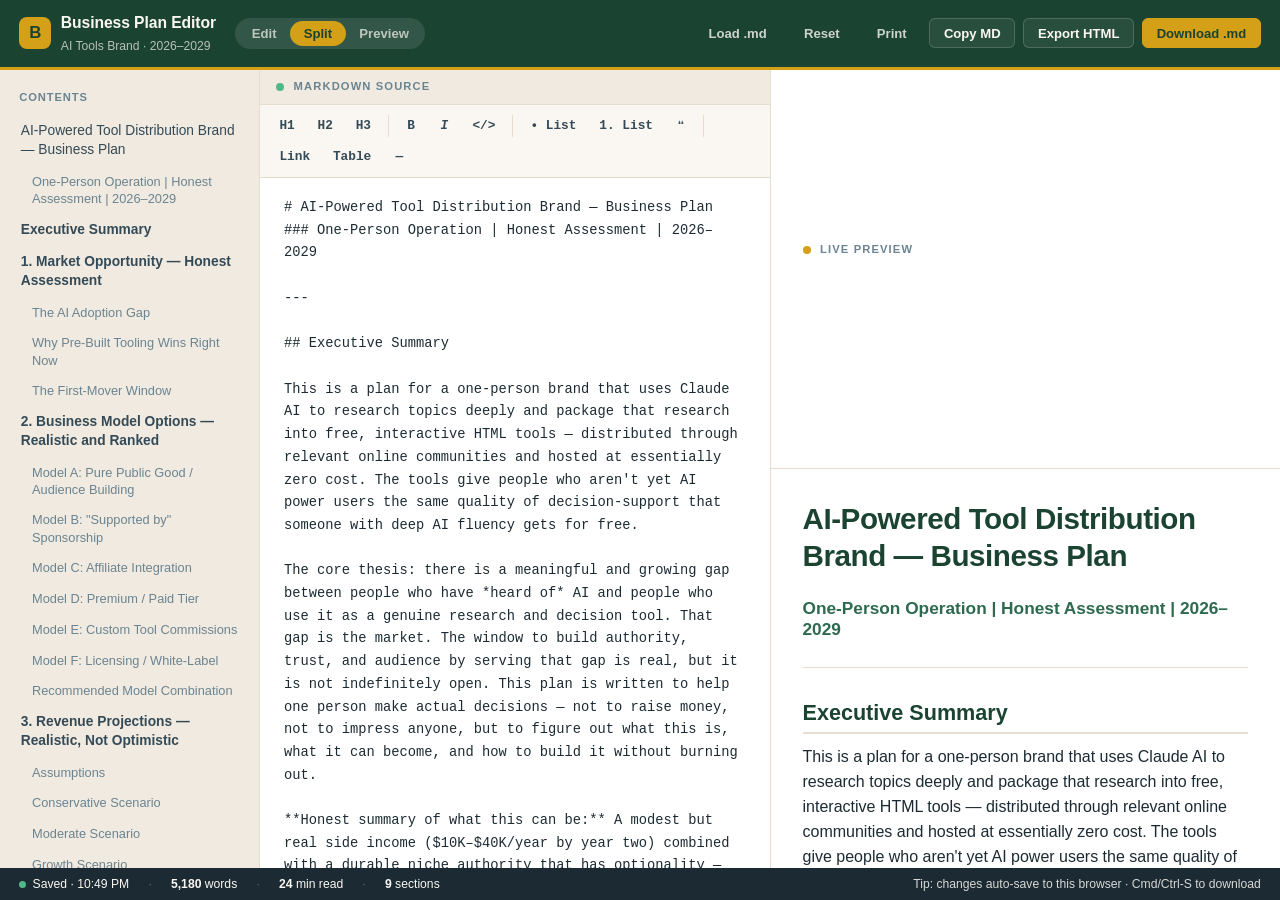
<file: Business_Plan_Editor.html>
<!DOCTYPE html>
<html lang="en">
<head>
<meta charset="UTF-8" />
<meta name="viewport" content="width=device-width, initial-scale=1.0" />
<title>Business Plan Editor — AI Tools Brand</title>
<style>
  *, *::before, *::after { box-sizing: border-box; margin: 0; padding: 0; }

  :root {
    --green: #1B4332;
    --green-mid: #2D6A4F;
    --green-light: #52B788;
    --gold: #D4A017;
    --gold-light: #F0C040;
    --cream: #FAF7F2;
    --cream-dark: #F0EAE0;
    --cream-darker: #E5DDD0;
    --charcoal: #1C2B33;
    --charcoal-soft: #344A56;
    --muted: #6B8491;
    --muted-soft: #9AAEB8;
    --white: #FFFFFF;
    --danger: #C0392B;
    --radius: 10px;
    --radius-sm: 6px;
    --shadow: 0 2px 16px rgba(27,67,50,0.09);
    --shadow-strong: 0 6px 24px rgba(27,67,50,0.18);
    --mono: ui-monospace, "SF Mono", Menlo, Consolas, "Liberation Mono", monospace;
  }

  html { font-size: 16px; }
  html, body { height: 100%; overflow: hidden; }

  body {
    background: var(--cream);
    color: var(--charcoal);
    font-family: -apple-system, BlinkMacSystemFont, "Segoe UI", Roboto, Helvetica, Arial, sans-serif;
    line-height: 1.55;
    display: flex;
    flex-direction: column;
  }

  /* ── HEADER ─────────────────────────────────────────── */
  header.app-bar {
    background: var(--green);
    color: var(--cream);
    padding: 0.7rem 1.2rem;
    display: flex;
    align-items: center;
    gap: 1.2rem;
    flex-shrink: 0;
    border-bottom: 3px solid var(--gold);
  }
  .brand {
    display: flex;
    align-items: center;
    gap: 0.6rem;
    min-width: 0;
  }
  .brand-mark {
    width: 32px; height: 32px;
    background: var(--gold);
    color: var(--green);
    border-radius: 8px;
    display: flex;
    align-items: center;
    justify-content: center;
    font-weight: 800;
    font-size: 1.05rem;
    flex-shrink: 0;
  }
  .brand-title {
    font-size: 0.98rem;
    font-weight: 700;
    letter-spacing: -0.005em;
    white-space: nowrap;
    overflow: hidden;
    text-overflow: ellipsis;
  }
  .brand-sub {
    font-size: 0.76rem;
    opacity: 0.7;
    margin-top: 1px;
  }

  /* Mode toggle */
  .mode-toggle {
    display: inline-flex;
    background: rgba(255,255,255,0.10);
    border-radius: 999px;
    padding: 3px;
  }
  .mode-toggle button {
    border: none;
    background: transparent;
    color: rgba(250,247,242,0.7);
    font-size: 0.82rem;
    font-weight: 600;
    padding: 0.32rem 0.85rem;
    border-radius: 999px;
    cursor: pointer;
    transition: background 0.18s, color 0.18s;
  }
  .mode-toggle button:hover { color: var(--cream); }
  .mode-toggle button.active {
    background: var(--gold);
    color: var(--green);
  }

  /* Action buttons */
  .actions {
    margin-left: auto;
    display: flex;
    gap: 0.5rem;
    flex-wrap: wrap;
  }
  .btn {
    border: 1px solid rgba(255,255,255,0.18);
    background: rgba(255,255,255,0.06);
    color: var(--cream);
    font-size: 0.82rem;
    font-weight: 600;
    padding: 0.42rem 0.85rem;
    border-radius: var(--radius-sm);
    cursor: pointer;
    transition: background 0.15s, border-color 0.15s, transform 0.05s;
    display: inline-flex;
    align-items: center;
    gap: 0.4rem;
    white-space: nowrap;
  }
  .btn:hover { background: rgba(255,255,255,0.14); border-color: rgba(255,255,255,0.3); }
  .btn:active { transform: translateY(1px); }
  .btn.primary {
    background: var(--gold);
    color: var(--green);
    border-color: var(--gold);
  }
  .btn.primary:hover { background: var(--gold-light); border-color: var(--gold-light); }
  .btn.ghost {
    background: transparent;
    border-color: transparent;
    color: rgba(250,247,242,0.8);
  }
  .btn.ghost:hover { background: rgba(255,255,255,0.10); color: var(--cream); }

  /* ── BODY LAYOUT ────────────────────────────────────── */
  .workspace {
    display: flex;
    flex: 1;
    min-height: 0;
    overflow: hidden;
  }

  /* Sidebar (TOC) */
  aside.toc {
    width: 260px;
    background: var(--cream-dark);
    border-right: 1px solid var(--cream-darker);
    overflow-y: auto;
    padding: 1rem 0.6rem 1.5rem;
    flex-shrink: 0;
  }
  aside.toc .toc-label {
    font-size: 0.7rem;
    font-weight: 700;
    letter-spacing: 0.08em;
    text-transform: uppercase;
    color: var(--muted);
    padding: 0.2rem 0.6rem 0.6rem;
  }
  .toc-item {
    display: block;
    padding: 0.42rem 0.7rem;
    font-size: 0.86rem;
    color: var(--charcoal-soft);
    border-radius: var(--radius-sm);
    cursor: pointer;
    border: none;
    background: none;
    text-align: left;
    width: 100%;
    line-height: 1.35;
    transition: background 0.12s, color 0.12s;
  }
  .toc-item:hover { background: var(--cream); color: var(--charcoal); }
  .toc-item.active {
    background: var(--green);
    color: var(--cream);
    font-weight: 600;
  }
  .toc-item.h2 { padding-left: 0.7rem; font-weight: 600; }
  .toc-item.h3 { padding-left: 1.4rem; font-size: 0.8rem; color: var(--muted); }
  .toc-item.h4 { padding-left: 2.0rem; font-size: 0.76rem; color: var(--muted-soft); }
  .toc-item.active.h3, .toc-item.active.h4 { color: var(--cream); }

  /* Center area */
  .panes {
    flex: 1;
    display: flex;
    min-width: 0;
    overflow: hidden;
  }
  .pane {
    flex: 1;
    display: flex;
    flex-direction: column;
    min-width: 0;
    overflow: hidden;
  }
  .pane + .pane { border-left: 1px solid var(--cream-darker); }
  .pane.hidden { display: none; }

  .pane-label {
    font-size: 0.7rem;
    font-weight: 700;
    letter-spacing: 0.1em;
    text-transform: uppercase;
    color: var(--muted);
    padding: 0.55rem 1rem;
    background: var(--cream-dark);
    border-bottom: 1px solid var(--cream-darker);
    display: flex;
    align-items: center;
    gap: 0.6rem;
    flex-shrink: 0;
  }
  .pane-label .dot {
    width: 8px; height: 8px; border-radius: 50%;
    background: var(--green-light);
  }
  .pane-label.preview .dot { background: var(--gold); }

  /* Toolbar */
  .toolbar {
    background: var(--cream);
    border-bottom: 1px solid var(--cream-darker);
    padding: 0.4rem 0.6rem;
    display: flex;
    flex-wrap: wrap;
    gap: 0.2rem;
    flex-shrink: 0;
  }
  .tb-btn {
    border: 1px solid transparent;
    background: transparent;
    color: var(--charcoal-soft);
    font-size: 0.8rem;
    font-weight: 600;
    padding: 0.32rem 0.55rem;
    border-radius: var(--radius-sm);
    cursor: pointer;
    transition: background 0.12s, color 0.12s, border-color 0.12s;
    min-width: 30px;
    font-family: var(--mono);
  }
  .tb-btn:hover { background: var(--cream-dark); color: var(--charcoal); border-color: var(--cream-darker); }
  .tb-divider {
    width: 1px;
    background: var(--cream-darker);
    margin: 0.2rem 0.25rem;
  }

  /* Editor */
  textarea.editor {
    flex: 1;
    width: 100%;
    border: none;
    outline: none;
    resize: none;
    padding: 1.2rem 1.5rem;
    font-family: var(--mono);
    font-size: 0.86rem;
    line-height: 1.65;
    color: var(--charcoal);
    background: var(--white);
    tab-size: 2;
  }
  textarea.editor::selection { background: rgba(212,160,23,0.28); }

  /* Preview */
  .preview {
    flex: 1;
    overflow-y: auto;
    padding: 1.6rem 2rem 4rem;
    background: var(--white);
    scroll-behavior: smooth;
  }
  .preview-inner {
    max-width: 760px;
    margin: 0 auto;
  }

  .preview h1, .preview h2, .preview h3, .preview h4 {
    color: var(--green);
    line-height: 1.25;
    font-weight: 700;
  }
  .preview h1 {
    font-size: 1.85rem;
    margin: 0.4rem 0 0.6rem;
    letter-spacing: -0.015em;
  }
  .preview h2 {
    font-size: 1.35rem;
    margin: 2rem 0 0.7rem;
    padding-bottom: 0.35rem;
    border-bottom: 2px solid var(--cream-darker);
  }
  .preview h3 {
    font-size: 1.08rem;
    margin: 1.4rem 0 0.55rem;
    color: var(--green-mid);
  }
  .preview h4 {
    font-size: 0.95rem;
    margin: 1.1rem 0 0.45rem;
    color: var(--charcoal);
    font-weight: 700;
  }
  .preview p { margin: 0.65rem 0; color: var(--charcoal); }
  .preview strong { color: var(--green); font-weight: 700; }
  .preview em { font-style: italic; color: var(--charcoal-soft); }
  .preview a { color: var(--green-mid); text-decoration: underline; text-underline-offset: 2px; }
  .preview ul, .preview ol { margin: 0.65rem 0 0.65rem 1.4rem; }
  .preview li { margin: 0.25rem 0; }
  .preview hr {
    border: none;
    border-top: 1px solid var(--cream-darker);
    margin: 1.6rem 0;
  }
  .preview blockquote {
    border-left: 3px solid var(--gold);
    padding: 0.5rem 1rem;
    margin: 0.8rem 0;
    background: var(--cream);
    color: var(--charcoal-soft);
    font-style: italic;
  }
  .preview code {
    background: var(--cream-dark);
    color: var(--green);
    padding: 0.1rem 0.35rem;
    border-radius: 4px;
    font-family: var(--mono);
    font-size: 0.85em;
  }
  .preview table {
    width: 100%;
    border-collapse: collapse;
    margin: 1rem 0;
    font-size: 0.9rem;
    box-shadow: var(--shadow);
    border-radius: var(--radius-sm);
    overflow: hidden;
  }
  .preview th, .preview td {
    padding: 0.6rem 0.8rem;
    text-align: left;
    border-bottom: 1px solid var(--cream-darker);
  }
  .preview th {
    background: var(--green);
    color: var(--cream);
    font-weight: 600;
    letter-spacing: 0.01em;
  }
  .preview tr:last-child td { border-bottom: none; }
  .preview tr:nth-child(even) td { background: var(--cream); }
  .preview .anchor-target { scroll-margin-top: 12px; }

  /* ── FOOTER / STATUS ────────────────────────────────── */
  footer.status {
    background: var(--charcoal);
    color: var(--cream);
    padding: 0.4rem 1.2rem;
    font-size: 0.76rem;
    display: flex;
    gap: 1.2rem;
    align-items: center;
    flex-shrink: 0;
  }
  footer.status .sep { opacity: 0.3; }
  footer.status .right { margin-left: auto; opacity: 0.85; }
  footer.status .save-state {
    display: inline-flex;
    align-items: center;
    gap: 0.4rem;
  }
  footer.status .save-dot {
    width: 7px; height: 7px; border-radius: 50%;
    background: var(--green-light);
  }
  footer.status .save-dot.dirty { background: var(--gold); }

  /* ── TOAST ──────────────────────────────────────────── */
  .toast {
    position: fixed;
    bottom: 2.4rem;
    left: 50%;
    transform: translateX(-50%) translateY(20px);
    background: var(--charcoal);
    color: var(--cream);
    padding: 0.7rem 1.2rem;
    border-radius: var(--radius);
    box-shadow: var(--shadow-strong);
    font-size: 0.86rem;
    font-weight: 500;
    opacity: 0;
    transition: opacity 0.25s, transform 0.25s;
    pointer-events: none;
    z-index: 1000;
    border-left: 3px solid var(--gold);
  }
  .toast.show {
    opacity: 1;
    transform: translateX(-50%) translateY(0);
  }

  /* ── MODAL ──────────────────────────────────────────── */
  .modal-bg {
    position: fixed; inset: 0;
    background: rgba(28,43,51,0.55);
    display: none;
    align-items: center;
    justify-content: center;
    z-index: 999;
  }
  .modal-bg.show { display: flex; }
  .modal {
    background: var(--white);
    border-radius: var(--radius);
    max-width: 480px;
    width: 90%;
    padding: 1.5rem 1.6rem;
    box-shadow: var(--shadow-strong);
  }
  .modal h3 {
    color: var(--green);
    font-size: 1.1rem;
    margin-bottom: 0.5rem;
  }
  .modal p {
    color: var(--charcoal-soft);
    font-size: 0.9rem;
    margin-bottom: 1.1rem;
  }
  .modal-actions {
    display: flex;
    gap: 0.5rem;
    justify-content: flex-end;
  }
  .modal-actions .btn {
    color: var(--charcoal);
    border-color: var(--cream-darker);
    background: var(--cream);
  }
  .modal-actions .btn:hover { background: var(--cream-dark); }
  .modal-actions .btn.danger {
    background: var(--danger);
    color: var(--white);
    border-color: var(--danger);
  }
  .modal-actions .btn.danger:hover { opacity: 0.92; }

  /* ── RESPONSIVE ──────────────────────────────────────── */
  @media (max-width: 900px) {
    aside.toc { display: none; }
    .brand-sub { display: none; }
    .panes.split .pane { flex: 1; }
  }
  @media (max-width: 640px) {
    header.app-bar { flex-wrap: wrap; gap: 0.6rem; padding: 0.6rem 0.8rem; }
    .actions { margin-left: 0; width: 100%; justify-content: space-between; }
    .btn { font-size: 0.76rem; padding: 0.35rem 0.6rem; }
    .mode-toggle button { font-size: 0.76rem; padding: 0.28rem 0.7rem; }
  }

  /* Print: render preview clean */
  @media print {
    header.app-bar, aside.toc, footer.status, .toolbar, .pane-label, .mode-toggle, .actions { display: none !important; }
    .pane.editor-pane { display: none !important; }
    .workspace, .panes, .pane.preview-pane { display: block !important; overflow: visible !important; height: auto !important; }
    html, body { overflow: visible !important; height: auto !important; background: white !important; }
    .preview { padding: 0; overflow: visible !important; }
  }
</style>
</head>
<body>

<header class="app-bar">
  <div class="brand">
    <div class="brand-mark">B</div>
    <div>
      <div class="brand-title">Business Plan Editor</div>
      <div class="brand-sub">AI Tools Brand · 2026–2029</div>
    </div>
  </div>

  <div class="mode-toggle" role="tablist" aria-label="View mode">
    <button data-mode="edit" type="button">Edit</button>
    <button data-mode="split" type="button" class="active">Split</button>
    <button data-mode="preview" type="button">Preview</button>
  </div>

  <div class="actions">
    <button class="btn ghost" id="btn-load" title="Load a .md file from your computer">Load .md</button>
    <button class="btn ghost" id="btn-reset" title="Reset to the original business plan">Reset</button>
    <button class="btn ghost" id="btn-print" title="Print or save as PDF">Print</button>
    <button class="btn" id="btn-copy">Copy MD</button>
    <button class="btn" id="btn-export-html">Export HTML</button>
    <button class="btn primary" id="btn-export-md">Download .md</button>
  </div>
</header>

<div class="workspace">
  <aside class="toc" id="toc">
    <div class="toc-label">Contents</div>
    <div id="toc-list"></div>
  </aside>

  <div class="panes split" id="panes">
    <section class="pane editor-pane" id="editor-pane">
      <div class="pane-label">
        <span class="dot"></span>
        Markdown source
      </div>
      <div class="toolbar" role="toolbar" aria-label="Formatting">
        <button class="tb-btn" data-action="h1" title="Heading 1">H1</button>
        <button class="tb-btn" data-action="h2" title="Heading 2">H2</button>
        <button class="tb-btn" data-action="h3" title="Heading 3">H3</button>
        <div class="tb-divider"></div>
        <button class="tb-btn" data-action="bold" title="Bold">B</button>
        <button class="tb-btn" data-action="italic" title="Italic"><em>I</em></button>
        <button class="tb-btn" data-action="code" title="Inline code">&lt;/&gt;</button>
        <div class="tb-divider"></div>
        <button class="tb-btn" data-action="ul" title="Bullet list">• List</button>
        <button class="tb-btn" data-action="ol" title="Numbered list">1. List</button>
        <button class="tb-btn" data-action="quote" title="Quote">❝</button>
        <div class="tb-divider"></div>
        <button class="tb-btn" data-action="link" title="Link">Link</button>
        <button class="tb-btn" data-action="table" title="Insert table">Table</button>
        <button class="tb-btn" data-action="hr" title="Horizontal rule">―</button>
      </div>
      <textarea class="editor" id="editor" spellcheck="true" autocomplete="off"></textarea>
    </section>

    <section class="pane preview-pane" id="preview-pane">
      <div class="pane-label preview">
        <span class="dot"></span>
        Live preview
      </div>
      <div class="preview" id="preview"><div class="preview-inner" id="preview-inner"></div></div>
    </section>
  </div>
</div>

<footer class="status">
  <span class="save-state"><span class="save-dot" id="save-dot"></span><span id="save-text">Saved locally</span></span>
  <span class="sep">·</span>
  <span><b id="word-count">0</b> words</span>
  <span class="sep">·</span>
  <span><b id="reading-time">0</b> min read</span>
  <span class="sep">·</span>
  <span><b id="section-count">0</b> sections</span>
  <span class="right">Tip: changes auto-save to this browser · Cmd/Ctrl-S to download</span>
</footer>

<div class="toast" id="toast"></div>

<div class="modal-bg" id="modal-bg">
  <div class="modal">
    <h3 id="modal-title">Reset to original?</h3>
    <p id="modal-body">This will discard your changes and restore the original business plan. This cannot be undone.</p>
    <div class="modal-actions">
      <button class="btn" id="modal-cancel" type="button">Cancel</button>
      <button class="btn danger" id="modal-confirm" type="button">Reset</button>
    </div>
  </div>
</div>

<!-- Original markdown embedded so the editor works offline with no external file -->
<script type="text/markdown" id="seed-md">
# AI-Powered Tool Distribution Brand — Business Plan
### One-Person Operation | Honest Assessment | 2026–2029

---

## Executive Summary

This is a plan for a one-person brand that uses Claude AI to research topics deeply and package that research into free, interactive HTML tools — distributed through relevant online communities and hosted at essentially zero cost. The tools give people who aren't yet AI power users the same quality of decision-support that someone with deep AI fluency gets for free.

The core thesis: there is a meaningful and growing gap between people who have *heard of* AI and people who use it as a genuine research and decision tool. That gap is the market. The window to build authority, trust, and audience by serving that gap is real, but it is not indefinitely open. This plan is written to help one person make actual decisions — not to raise money, not to impress anyone, but to figure out what this is, what it can become, and how to build it without burning out.

**Honest summary of what this can be:** A modest but real side income ($10K–$40K/year by year two) combined with a durable niche authority that has optionality — either as an ongoing lifestyle business or as a platform for something larger. It is not a path to $500K/year as a solo operator unless something breaks through in an unusual way. The realistic version is slower, more interesting, and more durable than most people's projections.

---

## 1. Market Opportunity — Honest Assessment

### The AI Adoption Gap

The headline numbers on AI adoption are misleading. "Awareness" and "occasional use" dominate the statistics. As of early 2026, survey data consistently shows:

- Roughly 60–70% of U.S. adults are aware of tools like ChatGPT or Claude
- 30–40% have tried one at least once
- Fewer than 10–12% use AI tools daily in any meaningful capacity
- Fewer than 3–5% use AI as a genuine research, synthesis, or decision-support tool in the way that constitutes real leverage

The gap between "has tried ChatGPT" and "uses AI to deeply research a topic and produce a structured decision framework" is enormous — and most people in that gap don't know what they're missing. They've asked a chatbot a question, gotten a mediocre answer, and concluded that AI is overhyped. They haven't seen what a skilled operator can extract from a model like Claude on a topic they care deeply about.

This is the actual market: people who want quality information and decision support on real topics (overlanding builds, homesteading systems, first-time homebuying, legal navigation, personal finance tradeoffs) but who aren't yet equipped to get it from AI themselves.

### Why Pre-Built Tooling Wins Right Now

There are three reasons why packaged, pre-built tools win in this specific moment:

**1. The activation energy problem.** Even people who have access to AI rarely know how to prompt it well enough to get research-quality output. A well-built interactive tool eliminates that friction entirely. The user doesn't need to know how to prompt; they need to fill in a form and read a result.

**2. Trust and curation.** A tool built by someone who visibly knows their domain — and who has already done the deep research, identified the edge cases, and structured the output usefully — is trusted differently than a raw AI response. The brand is the human layer on top of the AI. That matters enormously right now, when people are still learning what to trust.

**3. Community credibility.** On a forum or subreddit, a free, expert-quality tool dropped by someone who is clearly a subject-matter contributor gets engaged with in a way that a link to "ask ChatGPT about this" never will. The tool is a tangible artifact. It can be bookmarked, shared, and referenced. It builds a reputation in a community over time.

### The First-Mover Window

This window is real but finite. A reasonable estimate of how long it lasts: **18–36 months from now**, depending on how quickly AI gets embedded in browsers, phones, and search engines in a way that is actually usable by non-technical people.

The window closes when one of the following happens:
- AI search (Perplexity, Google AI Mode, Bing Copilot) becomes genuinely good at niche, nuanced, decision-support queries
- Mobile AI becomes conversational enough that a non-technical person can get quality research output without any skill
- AI-native communities form around these topics, eliminating the gap between AI haves and have-nots

None of those have happened fully yet. They are happening gradually. The window to build audience and authority before they do is probably 2–3 years. After that, the brand needs to be something the audience comes back to — not because it's the only place to get this information, but because it's the best-organized, most trusted version of it.

---

## 2. Business Model Options — Realistic and Ranked

### Model A: Pure Public Good / Audience Building

**What it is:** No monetization. Build tools, drop them in communities, build a following and reputation. The value is entirely in audience, trust, and optionality.

**Revenue potential:** Zero directly. Substantial indirectly — this approach seeds every other model.

**Effort:** Medium. Building and distributing tools takes real time. Managing no monetization layer simplifies operations significantly.

**Fit for one-person operation:** High. No overhead, no sponsor management, no customer service.

**When it makes sense:** This is the correct mode for the first 3–6 months regardless of what other models get added later. You cannot sell sponsorships on a brand with no track record. You cannot pitch affiliate programs without traffic. You cannot charge for commissions without a portfolio. Model A is not optional — it is the foundation.

**Risk:** Unsustainable as the *only* model indefinitely. The risk is not that it fails to make money — it's that without any monetization signal, motivation erodes before the audience is large enough to leverage.

---

### Model B: "Supported by" Sponsorship

**What it is:** A relevant brand in each tool's category sponsors the tool with tasteful placement — "This tool is supported by [Brand]." The tool stays free and unbiased.

**Revenue potential:** $200–$800 per tool per sponsor cycle (90-day commitment) at the niche level. At scale with 30+ tools across 8–10 categories, potentially $2,000–$6,000/quarter from sponsorships alone. The math does not pencil to life-changing money quickly.

**Effort:** High relative to revenue, especially early. Finding, pitching, and managing sponsors for niche tools requires relationship-building that is genuinely time-consuming for one person.

**Fit for one-person operation:** Moderate. The pitching and account management overhead is real. Works best when sponsors approach you (inbound), which happens when the audience is already established.

**When it becomes viable:** Month 6–12, after you have demonstrable traffic and community engagement. Before that, you'll spend an hour pitching for every $150 you earn.

**What makes a sponsor want in:** A sponsor for "The Overlanding Build Planner" wants:
- Evidence that their audience (gear buyers, truck owners) uses the tool
- A simple, tasteful placement that doesn't compromise the tool's credibility
- Low friction — you handle everything, they just send a check
- Ideally, the sponsor is a brand the tool builder already knows and uses

**Risk:** Sponsorship can erode community trust fast if it looks like a sellout or if the sponsor's product conflicts with the tool's recommendations. Keep the placement minimal, the sponsor genuinely relevant, and never let sponsors influence tool content.

---

### Model C: Affiliate Integration

**What it is:** Tools naturally reference products, resources, and services. Where those references are genuinely useful, add affiliate links (Amazon Associates, specific brand programs, financial products, etc.).

**Revenue potential:** This is the most realistic early-stage revenue for this operation. Ranges:

| Traffic Level | Monthly Tool Visitors | Est. Affiliate Revenue/Month |
|---|---|---|
| Low (early stage) | 500–2,000 | $50–$200 |
| Medium (6–12 months in) | 5,000–15,000 | $400–$1,200 |
| Growth (18+ months) | 20,000–60,000 | $1,500–$5,000 |

These are honest niche affiliate ranges. Not passive income fantasy numbers. Not pessimistic. The conversion rates on well-placed, contextual affiliate links in a trusted tool are meaningfully better than banner ads — but you need traffic volume to feel them.

**Effort:** Low ongoing once set up. The links go into the tool at build time. Maintenance is minimal unless products change or programs terminate.

**Fit for one-person operation:** Very high. This is the best effort-to-revenue ratio of any model early on, and it scales with traffic rather than with your active time.

**When it becomes viable:** Almost immediately. Even at 500 visitors per tool, a well-placed affiliate link (a specific part, book, or service) earns something. Not much — but it starts building the habit of thinking about monetization from the start.

**Risk:** Trust erosion is the primary risk. The moment a tool feels like a shopping funnel rather than a decision tool, community trust collapses. The rule: only link to things you would genuinely recommend to a friend. Disclose clearly. Never optimize recommendations for commission rate.

---

### Model D: Premium / Paid Tier

**What it is:** Free tools publicly. A paid membership (Patreon or similar) for people who want more tools faster, custom requests, access to a community, or behind-the-scenes content on how the tools are built.

**Revenue potential:**

| Tier | Price | Members Needed for $1K/Mo | Members Needed for $3K/Mo |
|---|---|---|---|
| Supporter | $5/mo | 200 | 600 |
| Member | $10/mo | 100 | 300 |
| Power User | $25/mo | 40 | 120 |

Getting to 100 paying members is genuinely achievable within 12–18 months if the brand is consistently good. It requires community presence and consistent output.

**Effort:** High. Running a paid community well is its own job. Subscribers expect consistent value. At $10/month, members will churn if you miss two delivery cycles.

**Fit for one-person operation:** Moderate to low until you have strong systems. One person cannot build tools, distribute them, and manage a premium community simultaneously without things slipping.

**When it makes sense:** 12+ months in, when you know what members actually want and have the operational capacity to deliver. Launching a paid tier too early with too few members creates more obligation than income.

**What members actually get:**
- Early access to tools before public distribution
- A monthly custom tool built on a member-voted topic
- Access to a private channel (Discord or forum) where the builder is present
- Behind-the-scenes content: how a tool was researched, what got cut, what didn't work

---

### Model E: Custom Tool Commissions

**What it is:** A business, nonprofit, or community pays to have a custom tool built for their specific audience. A hunting outfitter pays for "The Montana Elk Hunt Planning Tool." A credit union pays for a first-time homebuyer tool branded for their members.

**Revenue potential:** $500–$2,500 per tool depending on complexity and client type. Nonprofits will push toward $500. Small businesses toward $800–$1,500. Mid-size organizations toward $2,000–$2,500.

**Effort:** High per engagement. Scoping, building, revising, and delivering a custom tool takes 8–20 hours depending on complexity. Client management adds time. Scope creep is real.

**Fit for one-person operation:** Low volume only. Two or three commissions per quarter is manageable. More than that starts eating into the core brand-building work.

**What makes a good commission client:**
- They have a clear, specific audience and use case
- They understand what a tool is (not a web app, not a database, not a CMS)
- They pay 50% upfront
- They do not have a committee that needs to approve every decision

**Pricing structure:** Flat rate per tool. Simple scope document. One round of revisions included. Additional revisions billed at an hourly rate ($75–$100/hr is reasonable for this work). No ongoing maintenance unless separately contracted.

**Risk:** Commissions will always feel more urgent than brand-building work, because they have a named client and a deadline. Managing the balance is the core operational discipline of adding this model.

---

### Model F: Licensing / White-Label

**What it is:** Organizations pay a recurring fee to embed or white-label a tool on their site. A faith network pays $150/month to have the homestead planning tool live on their community site with their branding.

**Revenue potential:** Low per client, but recurring. $100–$300/month per white-label. Getting to 10 clients is genuinely possible; getting to 50 is a different business entirely.

**Effort:** Moderate. The tool is already built. White-labeling requires some technical work (removing brand elements, adjusting styling) and a simple licensing agreement.

**Fit for one-person operation:** Good once tools are built. Poor during the build phase.

**When it makes sense:** Year 2, when there's a library of tools and inbound interest from organizations who want them.

**Risk:** Most small nonprofits and community organizations have no budget. Pitching them is a time sink. The sweet spot is small businesses with a clear audience overlap — they have budget and a real reason to want the tool on their site.

---

### Recommended Model Combination

**Launch (months 1–6):** Model A + Model C
- Build and distribute tools. Affiliate links where genuinely applicable. No other overhead.
- Goal: establish presence in 3–5 communities, publish 15–25 tools, build the first real traffic baseline.

**Growth (months 6–18):** Model A + Model C + selective Model E
- Add 2–3 custom commissions per quarter when inquiries come in organically.
- Begin tracking which tool categories get the most engagement — these are the candidates for sponsorship outreach.
- Affiliate revenue should be covering basic operating costs ($100–$400/month) by month 12.

**Scale (months 18–36):** All models active, prioritized
- Model C: running passively, optimized
- Model E: 2–3 commissions/quarter, referred or inbound only
- Model D: launch a paid tier at month 18 if community engagement is strong
- Model B: pursue 1–2 sponsorships in top-performing categories
- Model F: opportunistic, not actively pitched

---

## 3. Revenue Projections — Realistic, Not Optimistic

### Assumptions

- Tools are distributed primarily through Reddit, niche forums, and Facebook groups
- No paid advertising
- Traffic is primarily referral-based (community drops) with modest organic search growth after 6+ months
- Affiliate revenue is the primary revenue driver in year 1

### Conservative Scenario

*Building slowly, inconsistent distribution, 1–2 tools/month*

| Metric | Year 1 | Year 2 |
|---|---|---|
| Tools published | 12–18 | 25–35 |
| Monthly visitors (all tools combined) | 1,500–4,000 | 5,000–12,000 |
| Affiliate revenue | $600–$1,800 | $2,400–$6,000 |
| Custom commissions (1–2/yr) | $800–$2,000 | $1,500–$3,500 |
| Sponsorships | $0 | $0–$1,200 |
| Paid tier | $0 | $0–$1,200 |
| **Total annual revenue** | **$1,400–$3,800** | **$3,900–$11,900** |

### Moderate Scenario

*Consistent 2–3 tools/month, active community distribution, one category breaks through*

| Metric | Year 1 | Year 2 |
|---|---|---|
| Tools published | 24–36 | 40–55 |
| Monthly visitors (all tools combined) | 6,000–18,000 | 18,000–40,000 |
| Affiliate revenue | $2,400–$6,000 | $8,000–$18,000 |
| Custom commissions (3–5/yr) | $2,500–$6,000 | $4,000–$10,000 |
| Sponsorships | $0–$2,000 | $2,000–$6,000 |
| Paid tier | $0 | $3,600–$9,600 |
| **Total annual revenue** | **$4,900–$14,000** | **$17,600–$43,600** |

### Growth Scenario

*3–4 tools/month, one tool goes viral in a large community (100K+ members), strong SEO pickup*

| Metric | Year 1 | Year 2 |
|---|---|---|
| Tools published | 35–50 | 50–70 |
| Monthly visitors (all tools combined) | 20,000–60,000 | 60,000–150,000 |
| Affiliate revenue | $6,000–$18,000 | $20,000–$50,000 |
| Custom commissions | $5,000–$10,000 | $8,000–$20,000 |
| Sponsorships | $2,000–$5,000 | $6,000–$15,000 |
| Paid tier | $0–$5,000 | $10,000–$25,000 |
| **Total annual revenue** | **$13,000–$38,000** | **$44,000–$110,000** |

### The honest expectation:

Most first-year operations land between conservative and moderate. The growth scenario requires a genuine breakout moment — a single tool that gets picked up by a large community, referenced in a major thread, or linked from a high-traffic site. These happen, but they cannot be planned; they can only be made more likely by publishing more tools, distributing them consistently, and building real credibility in the communities where they're shared.

**Plan for moderate. Hope for growth. Don't bet on growth.**

The realistic year-one answer for this operation is probably $3,000–$12,000 in revenue. Year two is the first year where this starts to feel like a real income source. Knowing this upfront is not discouraging — it means the first year is about building the asset (the tool library, the audience, the distribution relationships), not about the income.

---

## 4. The First-Mover Window

This is the most strategically important section of this plan.

### What changes when AI is ubiquitous?

In 2–3 years, a reasonably tech-comfortable person will be able to ask their phone a detailed question about overlanding builds and get something close to what your tool currently offers — with no prior prompting skill required. AI will be embedded in search, in browsers, in messaging apps. The raw capability gap will close.

**What this means:** The value of "I built this so you don't have to use AI yourself" decreases as using AI yourself gets easier. The first-mover window is specifically the window between now and when that frictionless AI access becomes widespread and reliable for non-technical users.

### What remains durable after the window closes?

Three things survive mainstream AI adoption:

**1. Curated trust and community authority.** If your brand has been present in the overlanding community for three years, has dropped 40 tools that people found genuinely useful, and has a reputation for being thorough and non-commercial — that is not replicable by an AI assistant. The AI can generate content; it cannot generate trust that was earned over time in a specific community.

**2. The organized and structured library.** The Wikipedia parallel is apt. Wikipedia's value isn't access to information — it's the organized, structured, community-validated version of information. If your tool library becomes the organized, searchable, referenced resource for a given topic (homesteading systems, off-road builds, first-generation homebuyers), it has value beyond any individual tool. A user who trusts your library comes back when they have a new question — even if they could theoretically get the same answer elsewhere.

**3. The distribution network.** Relationships with moderators, trusted members in key communities, newsletter subscribers, and returning users are a genuine asset. An AI assistant embedded in someone's browser doesn't have that. Building the distribution layer (even a modest email list of 5,000 engaged users) is building something that persists regardless of how good AI gets.

### The strategic implication:

The goal in the first 18 months is not just to publish tools — it is to build the infrastructure that survives the window closing:
- A recognizable brand identity that people search for by name
- An email list (even a small one) of people who've opted into future tools
- A reputation as the person/resource that a given community recommends to newcomers
- A library organized well enough to be discoverable through search (not just through community drops)

When AI is ubiquitous, the question won't be "how do I get this information?" — it will be "who has organized this information in a way I trust?" That is a buildable asset. It takes time, not technology.

---

## 5. Operational Model — One Person

### Time Investment Per Tool

A realistic breakdown of hours per tool at full quality:

| Phase | Hours |
|---|---|
| Topic selection and scoping | 0.5–1 |
| Deep research session with Claude | 1–2 |
| Tool architecture and UX design | 1–2 |
| HTML/CSS/JS build | 2–4 |
| Review, testing, edge-case handling | 1–2 |
| Distribution (writing posts, community engagement) | 1–2 |
| **Total per tool** | **6.5–13 hours** |

At a sustainable pace of 10 hours/week on this project, that's 1–1.5 tools per week, or roughly 4–6 tools per month. Quality will vary. Some tools will come together in 6 hours; complex, data-heavy tools may take 15+.

### What Breaks First

**Quality** breaks first, not volume. The temptation as you find distribution success is to publish faster. Resist this. The moment a tool ships with a logical error, bad math, or shallow research, community members notice — and niche communities have long memories. One bad tool can undo the reputation built by ten good ones.

After quality, **distribution consistency** breaks. The tools that get no traction are usually the ones dropped once with no follow-up. Staying present in communities — answering questions, refining the tool based on feedback, participating in conversations beyond the tool drop — is genuinely time-consuming and is the first thing that gets cut when the build pipeline is full.

After distribution: **community management**. If the brand grows, people will start asking questions, suggesting improvements, and wanting to interact. That's a good problem, but it consumes time that was previously going to building.

### What to Outsource First (When There's Budget)

In order of priority:
1. **HTML/CSS polish and responsive design** — The research and architecture are the proprietary value. The front-end execution can be templated or outsourced to a freelancer once the template language is established. ($50–$150 per tool for template-based execution is reasonable.)
2. **Distribution scheduling and community posting** — A virtual assistant can handle the mechanical work of posting in communities, responding to common questions, and tracking engagement. Not strategy — execution.
3. **SEO and site organization** — Getting tools discoverable through organic search is not a one-time task. A few hours per month from someone focused on this compounds over time.

Do not outsource research, architecture, or the brand voice. Those are the product.

---

## 6. Risk Factors

### AI Commoditization

**Risk level:** High, 2–4 year horizon

This is the primary existential risk. When a non-technical person can get equivalent quality output by talking to their phone, the "access gap" value proposition disappears. The mitigation is building the trust and organization infrastructure described in Section 4 before this happens. If you've built a trusted library with a recognizable brand, you're competing on reputation, not on access. That's a winnable competition.

### Platform Risk

**Risk level:** Medium, ongoing

Reddit, Facebook, and niche forums all have the ability to change what they allow, how visible promotional posts are, or whether they continue to exist. Any single community-based distribution strategy is fragile. The mitigation is diversification: no more than 25% of traffic from any single community, an email list that doesn't depend on any platform, and SEO as a long-term organic channel that is platform-independent. An email list of 2,000 engaged subscribers is worth more than 50,000 monthly visitors from a single subreddit.

### Quality Drift

**Risk level:** Medium, increases with volume

As output volume increases, the temptation is to do shallower research, ship less-tested tools, and recycle frameworks that worked before. This is how most content brands die — not dramatically, but gradually, as the quality that earned the early audience slowly erodes.

The mitigation is a personal quality standard — a checklist that every tool goes through before it ships — and the willingness to publish fewer tools rather than compromise on depth. One excellent tool per week beats two mediocre ones, every time.

### Burnout

**Risk level:** Medium-high for solo operators

One person doing research, building, distributing, and managing community while also maintaining a personal life is a real constraint. The romantic version of this project — doing what you love, building something meaningful, maintaining flexibility — is real, but it coexists with long stretches of unglamorous work that nobody sees.

Mitigation: build in quarterly reviews. Is this still worth it? Am I producing things I'm proud of? Is the audience growing? If two of three answers are yes, continue. If all three are no, reassess the pace, the scope, or whether to continue at all. Sustainability requires honest self-assessment, not just momentum.

### Legal Exposure

**Risk level:** Low to medium, category-dependent

Tools in financial, legal, medical, and safety-sensitive domains carry real liability if someone acts on bad output. A tax planning tool that gives incorrect information; a load-bearing calculation for a homestead structure; a legal guide with jurisdiction errors. The mitigation:

- Prominent, specific disclaimers on every tool in these categories ("This tool is for educational purposes and general planning only. It is not legal/financial/medical advice. Verify all information with a licensed professional before making decisions.")
- Build in explicit uncertainty — tools should flag where answers depend on individual circumstances and direct users to consult a professional
- Avoid false precision — don't output a specific number when a range with a caveat is more honest
- In genuinely high-stakes domains (medical, structural), consider whether the tool is appropriate at all

Disclaimers won't eliminate liability risk entirely, but they substantially reduce it for good-faith educational tools. Running through a free attorney consultation on the site's terms and legal language is a one-time investment worth making before year one is out.

---

## 7. 90-Day Launch Plan and 3-Year Arc

### Days 1–30: Foundation and First Drops

**What to build:**
- 4–6 tools across 3–4 different categories. Don't over-index on one niche in the first month; test which categories produce the most engagement.
- Suggested mix: one automotive/off-road, one homesteading/land, one personal finance, one outdoor recreation
- Build a simple, clean static site with a clear purpose statement, a categorized library, and a contact form. GitHub Pages or Cloudflare Pages. Nothing that costs money.
- Set up an email capture. Even a Substack or a simple ConvertKit free tier. Every tool page should have a single, low-friction invite: "Get new tools when they're published."

**Distribution:**
- Identify 2–3 subreddits and 1–2 forums per category where this tool genuinely belongs
- Drop tools as contributions, not promotions. The framing matters: "I built this because I kept seeing this question come up — figured I'd make it easier to answer." That tone is the correct one.
- Engage substantively with every comment in the first 48 hours. Reply, refine, thank people for feedback.

**Success indicators at day 30:**
- 4+ tools published
- At least one tool that generated 50+ upvotes or equivalent engagement in a community
- First 50 email subscribers
- Basic site live and navigable

### Days 31–90: Second Wave and First Learning

**What to build:**
- 8–12 additional tools. Begin revisiting the categories from the first month that showed the strongest engagement.
- Start building the template / system — a reusable architecture for common tool types (calculators, decision trees, comparison grids, step-by-step planners). This is where operational efficiency compounds.

**Distribution:**
- Expand to Facebook groups and niche forums (not just Reddit)
- Begin tracking what gets shared organically — tools that get cross-posted or shared without your involvement are your early signals of genuine resonance
- Reach out to 2–3 community moderators or influential members in your best-performing categories. Not to pitch — just to introduce yourself and ask what questions come up most often. Relationships here are worth more than any individual post.

**Monetization:**
- Add Amazon affiliate links to your first 3–5 tools where genuinely applicable
- Note the first affiliate conversions — even $20 is a signal that the model works

**Success indicators at day 90:**
- 12–18 tools published
- 200–500 email subscribers
- At least one tool category with consistent engagement
- First affiliate revenue (even small)
- A sense of which topics produce the most engagement and which fall flat

---

### Year 1: Volume, Audience, and the First Revenue Signal

**Operational targets:**
- 30–40 tools published by year end
- 1,000–3,000 email subscribers
- Consistent monthly visitors in the range of 5,000–15,000 across all tools
- A recognizable presence in at least 3–5 communities where you are known as "the person who makes those tools"

**Monetization targets:**
- Affiliate revenue: $100–$500/month by Q4 of year one
- 1–2 custom commissions completed (inbound or warm outreach)
- No paid tier yet — focus on building the audience that would support one

**What to learn:**
- Which tool categories have the best engagement-to-effort ratio
- Which communities are worth maintaining presence in vs. which are one-time drop audiences
- Whether the email list is actually growing or stagnating (and why)
- What people ask for that you haven't built yet

**What to drop:**
- Any category that consistently underperforms. Not every topic works. Cut the ones that don't, double down on the ones that do.

---

### Year 2: The Business Becomes Visible

**This is the year where the operation starts to look like something real.**

- Tool library has depth: 50–70 tools, organized, searchable, with a clear brand identity
- Email list: 3,000–8,000 subscribers (if consistently nurtured)
- Traffic: beginning to see meaningful organic search traffic from people finding tools directly, not just from community drops
- Revenue: a combination of affiliate, commissions, and possibly a new paid tier beginning to add up to a real number — the moderate scenario puts this at $15K–$40K for the year

**Key moves in year two:**
- Launch a paid membership tier if community engagement supports it
- Pursue 2–3 sponsorship relationships in the top-performing categories
- Begin building the brand's SEO infrastructure: tool pages that rank for specific queries, a few long-form pieces that explain the methodology, a brand name that surfaces in search

**The question year two answers:** Is this a brand people seek out, or a brand people find by accident? The answer determines what year three looks like.

---

### Year 3: Durable Asset or Pivot Point

**If years 1 and 2 went well**, year three looks like this:

- 80–120 tools across 8–12 categories
- 8,000–25,000 email subscribers
- Monthly traffic: 40,000–100,000 across the library
- Revenue: $40,000–$100,000/year (moderate-to-growth scenario)
- The brand is findable by name. People recommend it in communities without being prompted.
- Custom commission inquiries are inbound, not outbound
- A paid membership has 200–500 active subscribers

**The three-year decision point:**

At this point, the brand is a genuine asset. The options:

1. **Continue as a lifestyle business** — sustainable, growing slowly, meaningful income for part-time work. This is an entirely valid outcome.
2. **Expand with help** — bring in a part-time collaborator (researcher, builder, or community manager) to increase output without burning out
3. **Exit or partner** — the brand has real value to a media company, a tools platform, or an adjacent business. Not a get-rich scenario, but a real option.

What makes year three go well is not a breakthrough moment — it's consistent, disciplined execution in years one and two. The compounding of a trusted library, an engaged email list, and a known brand identity is not fast, but it is real.

---

## Closing Assessment

This is a genuinely good idea executed at exactly the right moment. The market gap is real. The distribution method is sound. The cost structure is nearly zero. The risk profile is low relative to most business models — no capital required, no employees, no physical inventory, and the primary input (Claude + your research skill) is already in place.

The honest ceiling for a solo operator in years one and two is a solid side income with optionality. The path to something larger exists, but it runs through consistent execution, community trust, and the patient accumulation of an audience — not through a clever marketing play or a viral moment.

The discipline this business requires is not technical. It's the discipline of publishing consistently when nobody is watching, distributing methodically when traction is slow, and maintaining quality when speed is tempting. That's the whole game. The operators who build something durable are the ones who stay methodical when it's boring, not just passionate when it's exciting.

Build the library. Earn the trust. Don't rush the money. The money follows the trust.

---

*Document prepared May 2026 | Intended for internal planning use | Not a pitch document*
</script>

<script>
(function () {
  'use strict';

  // ── State ──────────────────────────────────────────────
  const STORAGE_KEY = 'biz-plan-editor-v1';
  const SEED = document.getElementById('seed-md').textContent.replace(/^\n/, '').replace(/\s+$/, '\n');
  const editor = document.getElementById('editor');
  const preview = document.getElementById('preview-inner');
  const previewScroll = document.getElementById('preview');
  const tocList = document.getElementById('toc-list');
  const saveDot = document.getElementById('save-dot');
  const saveText = document.getElementById('save-text');
  const wordEl = document.getElementById('word-count');
  const readEl = document.getElementById('reading-time');
  const sectionsEl = document.getElementById('section-count');
  const panes = document.getElementById('panes');
  const editorPane = document.getElementById('editor-pane');
  const previewPane = document.getElementById('preview-pane');
  const toast = document.getElementById('toast');

  let saveTimer = null;
  let headings = []; // [{level,text,id,line}]

  // ── Markdown parser (minimal but capable) ──────────────
  function escapeHTML(s) {
    return s.replace(/&/g, '&amp;')
            .replace(/</g, '&lt;')
            .replace(/>/g, '&gt;');
  }

  function slugify(text) {
    return text.toLowerCase()
      .replace(/[^\w\s-]/g, '')
      .trim()
      .replace(/\s+/g, '-')
      .replace(/-+/g, '-')
      .slice(0, 80) || 'section';
  }

  function inlineMD(s) {
    // escape first
    s = escapeHTML(s);
    // inline code
    s = s.replace(/`([^`]+?)`/g, '<code>$1</code>');
    // bold: ** or __
    s = s.replace(/\*\*([^*]+?)\*\*/g, '<strong>$1</strong>');
    s = s.replace(/__([^_]+?)__/g, '<strong>$1</strong>');
    // italic: * or _  (avoid matching inside words for _ )
    s = s.replace(/(^|[^*])\*([^*\n]+?)\*(?!\*)/g, '$1<em>$2</em>');
    s = s.replace(/(^|[^_\w])_([^_\n]+?)_(?!\w)/g, '$1<em>$2</em>');
    // links [text](url)
    s = s.replace(/\[([^\]]+)\]\(([^)\s]+)\)/g, '<a href="$2" target="_blank" rel="noopener">$1</a>');
    return s;
  }

  function renderMD(md) {
    const lines = md.split('\n');
    let html = '';
    let i = 0;
    headings = [];
    const usedIds = {};

    function nextHeadingId(text) {
      let base = slugify(text);
      let id = base;
      let n = 2;
      while (usedIds[id]) id = base + '-' + (n++);
      usedIds[id] = true;
      return id;
    }

    while (i < lines.length) {
      const raw = lines[i];
      const line = raw;
      const trimmed = line.trim();

      // blank
      if (trimmed === '') { i++; continue; }

      // hr
      if (/^(-{3,}|_{3,}|\*{3,})\s*$/.test(trimmed)) {
        html += '<hr>'; i++; continue;
      }

      // heading
      const hMatch = /^(#{1,6})\s+(.*)$/.exec(trimmed);
      if (hMatch) {
        const lvl = hMatch[1].length;
        const text = hMatch[2].replace(/\s+#+\s*$/, '');
        const id = nextHeadingId(text);
        headings.push({ level: lvl, text, id, line: i });
        html += `<h${lvl} id="${id}" class="anchor-target">${inlineMD(text)}</h${lvl}>`;
        i++; continue;
      }

      // table (must have header then separator)
      if (/^\|.*\|$/.test(trimmed) && i + 1 < lines.length && /^\|?\s*:?-{3,}/.test(lines[i+1].trim())) {
        const headerCells = splitTableRow(trimmed);
        const aligns = splitTableRow(lines[i+1].trim()).map(c => {
          const left = c.startsWith(':');
          const right = c.endsWith(':');
          if (left && right) return 'center';
          if (right) return 'right';
          if (left) return 'left';
          return '';
        });
        let table = '<table><thead><tr>';
        headerCells.forEach((c, idx) => {
          table += `<th${aligns[idx] ? ` style="text-align:${aligns[idx]}"` : ''}>${inlineMD(c.trim())}</th>`;
        });
        table += '</tr></thead><tbody>';
        i += 2;
        while (i < lines.length && /^\|.*\|$/.test(lines[i].trim())) {
          const row = splitTableRow(lines[i].trim());
          table += '<tr>';
          row.forEach((c, idx) => {
            table += `<td${aligns[idx] ? ` style="text-align:${aligns[idx]}"` : ''}>${inlineMD(c.trim())}</td>`;
          });
          table += '</tr>';
          i++;
        }
        table += '</tbody></table>';
        html += table; continue;
      }

      // blockquote
      if (/^>\s?/.test(trimmed)) {
        let block = '';
        while (i < lines.length && /^>\s?/.test(lines[i].trim())) {
          block += lines[i].replace(/^\s*>\s?/, '') + '\n';
          i++;
        }
        html += '<blockquote>' + inlineMD(block.trim()).replace(/\n/g, '<br>') + '</blockquote>';
        continue;
      }

      // unordered list
      if (/^[-*+]\s+/.test(trimmed)) {
        let block = '<ul>';
        while (i < lines.length && /^[-*+]\s+/.test(lines[i].trim())) {
          const t = lines[i].trim().replace(/^[-*+]\s+/, '');
          block += '<li>' + inlineMD(t) + '</li>';
          i++;
        }
        block += '</ul>';
        html += block; continue;
      }

      // ordered list
      if (/^\d+\.\s+/.test(trimmed)) {
        let block = '<ol>';
        while (i < lines.length && /^\d+\.\s+/.test(lines[i].trim())) {
          const t = lines[i].trim().replace(/^\d+\.\s+/, '');
          block += '<li>' + inlineMD(t) + '</li>';
          i++;
        }
        block += '</ol>';
        html += block; continue;
      }

      // paragraph (until blank line / new block element)
      let para = [];
      while (i < lines.length) {
        const t = lines[i];
        const tt = t.trim();
        if (tt === '') break;
        if (/^#{1,6}\s+/.test(tt)) break;
        if (/^(-{3,}|_{3,}|\*{3,})\s*$/.test(tt)) break;
        if (/^[-*+]\s+/.test(tt)) break;
        if (/^\d+\.\s+/.test(tt)) break;
        if (/^>\s?/.test(tt)) break;
        if (/^\|.*\|$/.test(tt)) break;
        para.push(t);
        i++;
      }
      if (para.length) {
        html += '<p>' + inlineMD(para.join(' ').trim()) + '</p>';
      }
    }
    return html;
  }

  function splitTableRow(row) {
    // strip leading/trailing pipes, then split
    let r = row.trim();
    if (r.startsWith('|')) r = r.slice(1);
    if (r.endsWith('|')) r = r.slice(0, -1);
    return r.split('|');
  }

  // ── TOC ────────────────────────────────────────────────
  function buildTOC() {
    tocList.innerHTML = '';
    if (!headings.length) {
      tocList.innerHTML = '<div style="padding:0.6rem; color:var(--muted); font-size:0.82rem;">No headings yet.</div>';
      return;
    }
    headings.forEach(h => {
      const btn = document.createElement('button');
      btn.className = 'toc-item h' + h.level;
      btn.textContent = h.text;
      btn.dataset.id = h.id;
      btn.dataset.line = h.line;
      btn.addEventListener('click', () => {
        // scroll preview
        const el = preview.querySelector('#' + CSS.escape(h.id));
        if (el) el.scrollIntoView({ behavior: 'smooth', block: 'start' });
        // also move editor caret to that line
        const pos = lineOffset(editor.value, h.line);
        editor.focus();
        editor.setSelectionRange(pos, pos);
        scrollEditorToLine(h.line);
        markActiveTOC(h.id);
      });
      tocList.appendChild(btn);
    });
  }

  function markActiveTOC(id) {
    tocList.querySelectorAll('.toc-item').forEach(el => {
      el.classList.toggle('active', el.dataset.id === id);
    });
  }

  function lineOffset(text, lineNum) {
    let pos = 0;
    const lines = text.split('\n');
    for (let i = 0; i < lineNum && i < lines.length; i++) pos += lines[i].length + 1;
    return pos;
  }

  function scrollEditorToLine(lineNum) {
    // approximate by line-height
    const cs = getComputedStyle(editor);
    const lh = parseFloat(cs.lineHeight) || 22;
    const pad = parseFloat(cs.paddingTop) || 0;
    editor.scrollTop = Math.max(0, lineNum * lh - editor.clientHeight * 0.3 + pad);
  }

  // ── Stats ──────────────────────────────────────────────
  function updateStats(md) {
    const words = (md.match(/\b[\w'-]+\b/g) || []).length;
    wordEl.textContent = words.toLocaleString();
    readEl.textContent = Math.max(1, Math.round(words / 220));
    sectionsEl.textContent = headings.filter(h => h.level === 2).length;
  }

  // ── Render pipeline ────────────────────────────────────
  function render() {
    const md = editor.value;
    preview.innerHTML = renderMD(md);
    buildTOC();
    updateStats(md);
  }

  // ── Save / load ────────────────────────────────────────
  function setSaveState(state) {
    if (state === 'dirty') {
      saveDot.classList.add('dirty');
      saveText.textContent = 'Unsaved…';
    } else if (state === 'saving') {
      saveText.textContent = 'Saving…';
    } else {
      saveDot.classList.remove('dirty');
      const now = new Date();
      saveText.textContent = 'Saved · ' + now.toLocaleTimeString([], {hour:'2-digit', minute:'2-digit'});
    }
  }

  function scheduleSave() {
    setSaveState('dirty');
    if (saveTimer) clearTimeout(saveTimer);
    saveTimer = setTimeout(() => {
      try {
        localStorage.setItem(STORAGE_KEY, editor.value);
        setSaveState('saved');
      } catch (e) {
        saveText.textContent = 'Local save failed (storage unavailable)';
      }
    }, 500);
  }

  function loadFromStorage() {
    try {
      const stored = localStorage.getItem(STORAGE_KEY);
      if (stored && stored.trim().length > 0) {
        editor.value = stored;
        return true;
      }
    } catch (e) { /* ignore */ }
    return false;
  }

  // ── Export ─────────────────────────────────────────────
  function downloadFile(filename, content, mime) {
    const blob = new Blob([content], { type: mime });
    const url = URL.createObjectURL(blob);
    const a = document.createElement('a');
    a.href = url;
    a.download = filename;
    document.body.appendChild(a);
    a.click();
    setTimeout(() => {
      document.body.removeChild(a);
      URL.revokeObjectURL(url);
    }, 0);
  }

  function exportHTML() {
    const title = (headings[0] && headings[0].text) || 'Business Plan';
    const body = renderMD(editor.value);
    const css = `
      body{font-family:-apple-system,BlinkMacSystemFont,"Segoe UI",Roboto,Helvetica,Arial,sans-serif;color:#1C2B33;background:#FAF7F2;line-height:1.6;max-width:780px;margin:2.5rem auto;padding:0 1.5rem 4rem;}
      h1,h2,h3,h4{color:#1B4332;line-height:1.25;}
      h1{font-size:2rem;margin-bottom:.5rem;}
      h2{font-size:1.4rem;margin:2rem 0 .7rem;padding-bottom:.3rem;border-bottom:2px solid #E5DDD0;}
      h3{font-size:1.1rem;margin:1.4rem 0 .55rem;color:#2D6A4F;}
      h4{font-size:.98rem;margin:1.1rem 0 .45rem;}
      p{margin:.65rem 0;}
      strong{color:#1B4332;}
      em{color:#344A56;}
      a{color:#2D6A4F;}
      ul,ol{margin:.65rem 0 .65rem 1.4rem;}
      li{margin:.25rem 0;}
      hr{border:none;border-top:1px solid #E5DDD0;margin:1.6rem 0;}
      blockquote{border-left:3px solid #D4A017;padding:.5rem 1rem;margin:.8rem 0;background:#F0EAE0;color:#344A56;font-style:italic;}
      code{background:#F0EAE0;color:#1B4332;padding:.1rem .35rem;border-radius:4px;font-family:ui-monospace,Menlo,Consolas,monospace;font-size:.85em;}
      table{width:100%;border-collapse:collapse;margin:1rem 0;font-size:.92rem;box-shadow:0 2px 16px rgba(27,67,50,0.09);border-radius:6px;overflow:hidden;}
      th,td{padding:.6rem .8rem;text-align:left;border-bottom:1px solid #E5DDD0;}
      th{background:#1B4332;color:#FAF7F2;font-weight:600;}
      tr:nth-child(even) td{background:#FAF7F2;}
      tr:last-child td{border-bottom:none;}
    `;
    const doc = `<!DOCTYPE html>
<html lang="en"><head><meta charset="UTF-8"><meta name="viewport" content="width=device-width, initial-scale=1.0"><title>${escapeHTML(title)}</title><style>${css}</style></head><body>${body}</body></html>`;
    const fname = slugify(title) + '.html';
    downloadFile(fname, doc, 'text/html;charset=utf-8');
    showToast('Exported ' + fname);
  }

  function exportMD() {
    const title = (headings[0] && headings[0].text) || 'Business Plan';
    downloadFile(slugify(title) + '.md', editor.value, 'text/markdown;charset=utf-8');
    showToast('Downloaded .md');
  }

  function copyMD() {
    navigator.clipboard.writeText(editor.value).then(
      () => showToast('Markdown copied to clipboard'),
      () => showToast('Copy failed — your browser may not allow it')
    );
  }

  // ── Toast ──────────────────────────────────────────────
  let toastTimer = null;
  function showToast(msg) {
    toast.textContent = msg;
    toast.classList.add('show');
    if (toastTimer) clearTimeout(toastTimer);
    toastTimer = setTimeout(() => toast.classList.remove('show'), 2200);
  }

  // ── Modal ──────────────────────────────────────────────
  const modalBg = document.getElementById('modal-bg');
  const modalTitle = document.getElementById('modal-title');
  const modalBody = document.getElementById('modal-body');
  const modalCancel = document.getElementById('modal-cancel');
  const modalConfirm = document.getElementById('modal-confirm');
  let modalResolve = null;
  function confirmDialog(title, body, confirmLabel) {
    modalTitle.textContent = title;
    modalBody.textContent = body;
    modalConfirm.textContent = confirmLabel || 'Confirm';
    modalBg.classList.add('show');
    return new Promise(resolve => { modalResolve = resolve; });
  }
  modalCancel.addEventListener('click', () => { modalBg.classList.remove('show'); modalResolve && modalResolve(false); });
  modalConfirm.addEventListener('click', () => { modalBg.classList.remove('show'); modalResolve && modalResolve(true); });
  modalBg.addEventListener('click', (e) => {
    if (e.target === modalBg) { modalBg.classList.remove('show'); modalResolve && modalResolve(false); }
  });

  // ── Toolbar actions ────────────────────────────────────
  function getSel() {
    return { start: editor.selectionStart, end: editor.selectionEnd, value: editor.value };
  }
  function applySel(newText, selStart, selEnd) {
    editor.value = newText;
    editor.setSelectionRange(selStart, selEnd);
    editor.focus();
    onInput();
  }
  function wrap(open, close) {
    const { start, end, value } = getSel();
    const selected = value.slice(start, end) || 'text';
    const before = value.slice(0, start);
    const after = value.slice(end);
    const inserted = open + selected + close;
    applySel(before + inserted + after, before.length + open.length, before.length + open.length + selected.length);
  }
  function prefixLines(prefix) {
    const { start, end, value } = getSel();
    const lineStart = value.lastIndexOf('\n', start - 1) + 1;
    const lineEnd = end + (value.slice(end).indexOf('\n') === -1 ? value.length - end : value.slice(end).indexOf('\n'));
    const segment = value.slice(lineStart, lineEnd);
    const replaced = segment.split('\n').map(l => l.length ? prefix + l : prefix).join('\n');
    const newVal = value.slice(0, lineStart) + replaced + value.slice(lineEnd);
    applySel(newVal, lineStart, lineStart + replaced.length);
  }
  function heading(level) {
    const { start, value } = getSel();
    const lineStart = value.lastIndexOf('\n', start - 1) + 1;
    const lineEndIdx = value.indexOf('\n', lineStart);
    const lineEnd = lineEndIdx === -1 ? value.length : lineEndIdx;
    let line = value.slice(lineStart, lineEnd);
    line = line.replace(/^#{1,6}\s+/, '');
    const newLine = '#'.repeat(level) + ' ' + (line || 'Heading');
    const newVal = value.slice(0, lineStart) + newLine + value.slice(lineEnd);
    applySel(newVal, lineStart + newLine.length, lineStart + newLine.length);
  }
  function insertBlock(block) {
    const { start, end, value } = getSel();
    let before = value.slice(0, start);
    let after = value.slice(end);
    // ensure surrounding blank lines
    if (before.length && !before.endsWith('\n\n')) before += before.endsWith('\n') ? '\n' : '\n\n';
    if (after.length && !after.startsWith('\n\n')) after = (after.startsWith('\n') ? '\n' : '\n\n') + after;
    const newVal = before + block + after;
    applySel(newVal, before.length, before.length + block.length);
  }

  document.querySelectorAll('.tb-btn').forEach(btn => {
    btn.addEventListener('click', () => {
      const action = btn.dataset.action;
      switch (action) {
        case 'h1': heading(1); break;
        case 'h2': heading(2); break;
        case 'h3': heading(3); break;
        case 'bold': wrap('**', '**'); break;
        case 'italic': wrap('*', '*'); break;
        case 'code': wrap('`', '`'); break;
        case 'ul': prefixLines('- '); break;
        case 'ol': prefixLines('1. '); break;
        case 'quote': prefixLines('> '); break;
        case 'link': {
          const url = prompt('URL', 'https://');
          if (!url) return;
          const { start, end, value } = getSel();
          const text = value.slice(start, end) || 'link text';
          const before = value.slice(0, start);
          const after = value.slice(end);
          const inserted = `[${text}](${url})`;
          applySel(before + inserted + after, before.length + 1, before.length + 1 + text.length);
          break;
        }
        case 'table':
          insertBlock('| Column 1 | Column 2 | Column 3 |\n|---|---|---|\n| Row 1 | data | data |\n| Row 2 | data | data |');
          break;
        case 'hr':
          insertBlock('---');
          break;
      }
    });
  });

  // ── Mode toggle ────────────────────────────────────────
  document.querySelectorAll('.mode-toggle button').forEach(b => {
    b.addEventListener('click', () => {
      document.querySelectorAll('.mode-toggle button').forEach(x => x.classList.remove('active'));
      b.classList.add('active');
      const m = b.dataset.mode;
      editorPane.classList.toggle('hidden', m === 'preview');
      previewPane.classList.toggle('hidden', m === 'edit');
    });
  });

  // ── Actions ────────────────────────────────────────────
  document.getElementById('btn-export-md').addEventListener('click', exportMD);
  document.getElementById('btn-export-html').addEventListener('click', exportHTML);
  document.getElementById('btn-copy').addEventListener('click', copyMD);
  document.getElementById('btn-print').addEventListener('click', () => window.print());
  document.getElementById('btn-reset').addEventListener('click', async () => {
    const ok = await confirmDialog('Reset to original?', 'This will discard your changes and restore the original business plan. This cannot be undone.', 'Reset');
    if (!ok) return;
    editor.value = SEED;
    onInput();
    try { localStorage.removeItem(STORAGE_KEY); } catch (e) {}
    showToast('Restored original');
  });
  document.getElementById('btn-load').addEventListener('click', () => {
    const input = document.createElement('input');
    input.type = 'file';
    input.accept = '.md,.markdown,.txt,text/markdown,text/plain';
    input.addEventListener('change', () => {
      const file = input.files && input.files[0];
      if (!file) return;
      const reader = new FileReader();
      reader.onload = () => {
        editor.value = String(reader.result || '');
        onInput();
        showToast('Loaded ' + file.name);
      };
      reader.readAsText(file);
    });
    input.click();
  });

  // ── Input handlers ─────────────────────────────────────
  function onInput() {
    render();
    scheduleSave();
  }
  editor.addEventListener('input', onInput);

  // Tab key inserts two spaces
  editor.addEventListener('keydown', (e) => {
    if (e.key === 'Tab') {
      e.preventDefault();
      const { start, end, value } = getSel();
      const insert = '  ';
      editor.value = value.slice(0, start) + insert + value.slice(end);
      editor.setSelectionRange(start + insert.length, start + insert.length);
      onInput();
    }
    // Cmd/Ctrl-S downloads
    if ((e.metaKey || e.ctrlKey) && e.key.toLowerCase() === 's') {
      e.preventDefault();
      exportMD();
    }
    // Cmd/Ctrl-B bold, Cmd/Ctrl-I italic
    if ((e.metaKey || e.ctrlKey) && e.key.toLowerCase() === 'b') { e.preventDefault(); wrap('**','**'); }
    if ((e.metaKey || e.ctrlKey) && e.key.toLowerCase() === 'i') { e.preventDefault(); wrap('*','*'); }
  });

  // Highlight TOC item as user scrolls preview
  previewScroll.addEventListener('scroll', () => {
    const top = previewScroll.scrollTop + 20;
    const items = headings.map(h => preview.querySelector('#' + CSS.escape(h.id))).filter(Boolean);
    let active = null;
    for (const el of items) {
      if (el.offsetTop <= top) active = el; else break;
    }
    if (active) markActiveTOC(active.id);
  });

  // ── Init ───────────────────────────────────────────────
  const had = loadFromStorage();
  if (!had) editor.value = SEED;
  render();
  setSaveState(had ? 'saved' : 'saved');
  if (had) showToast('Restored your last edits from this browser');

  // Warn on unload if unsaved (very rare given autosave)
  window.addEventListener('beforeunload', (e) => {
    if (saveDot.classList.contains('dirty')) {
      e.preventDefault();
      e.returnValue = '';
    }
  });
})();
</script>
</body>
</html>
</file>
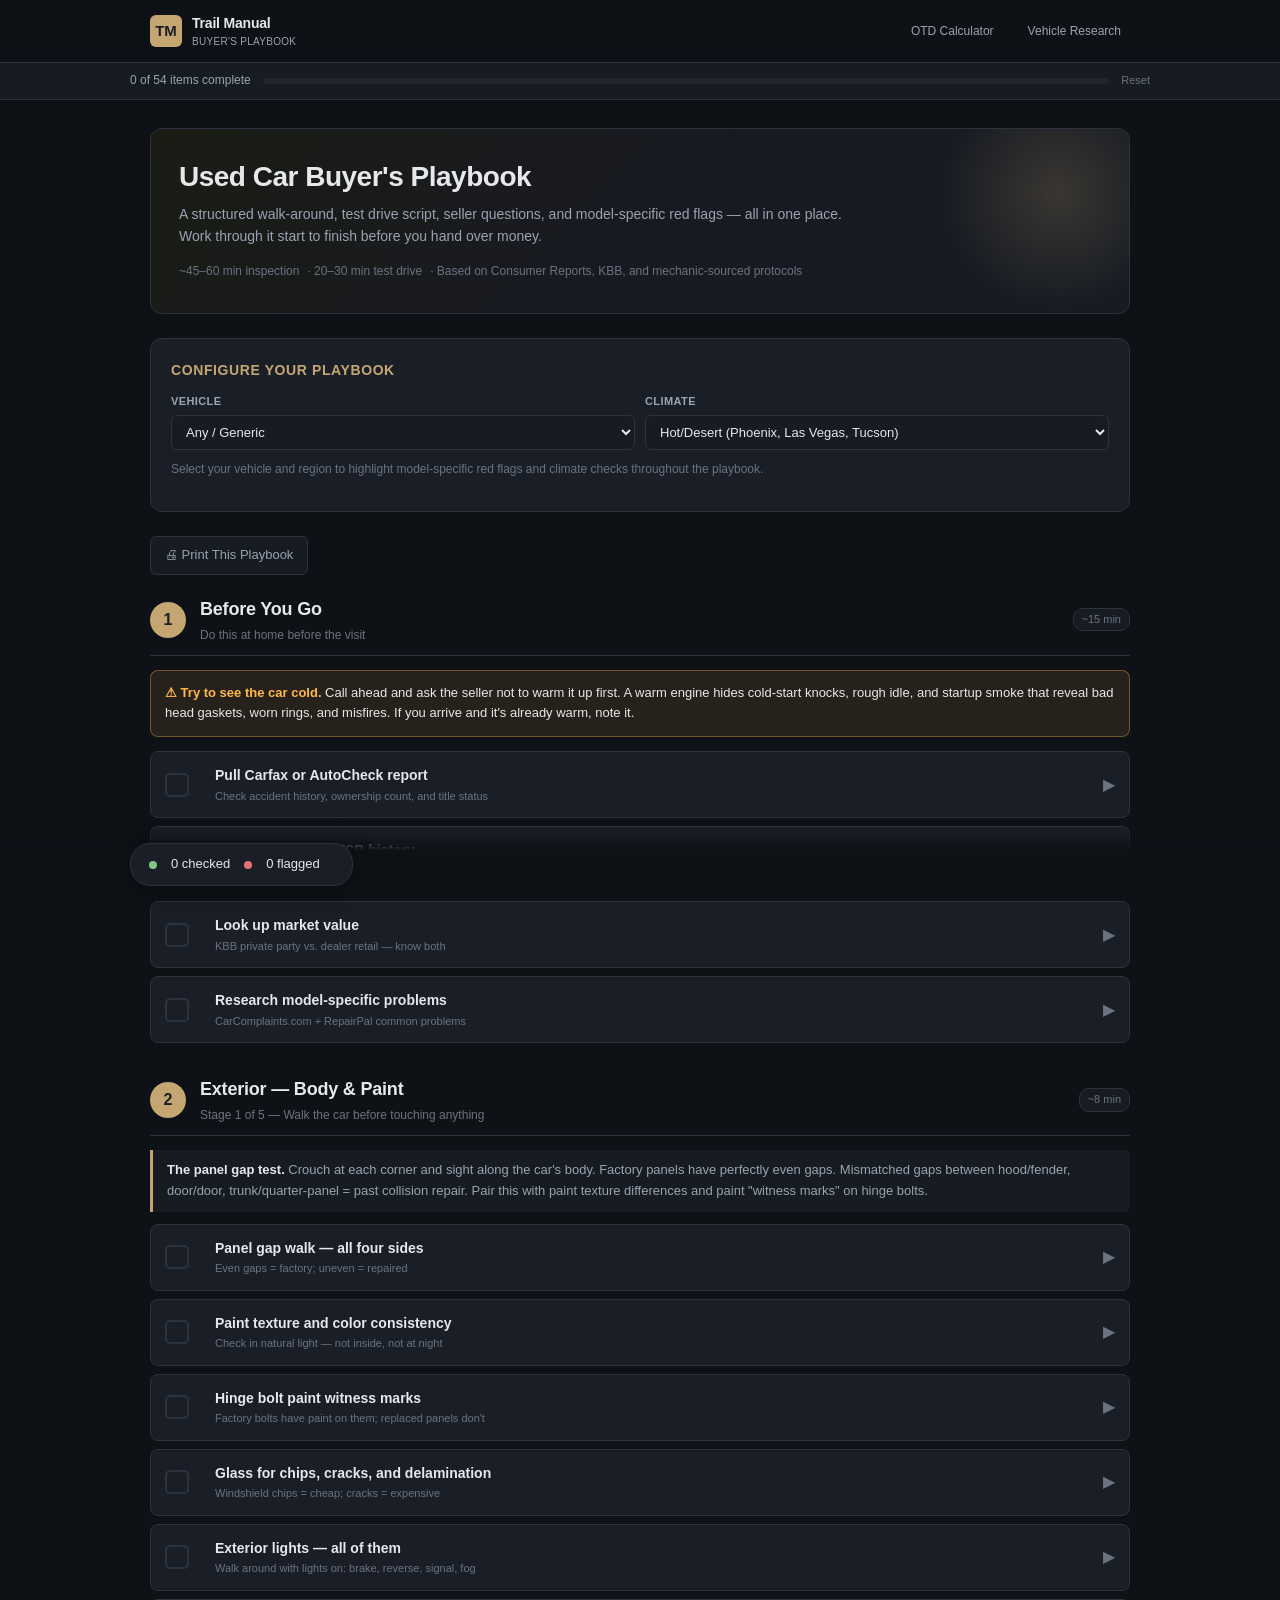
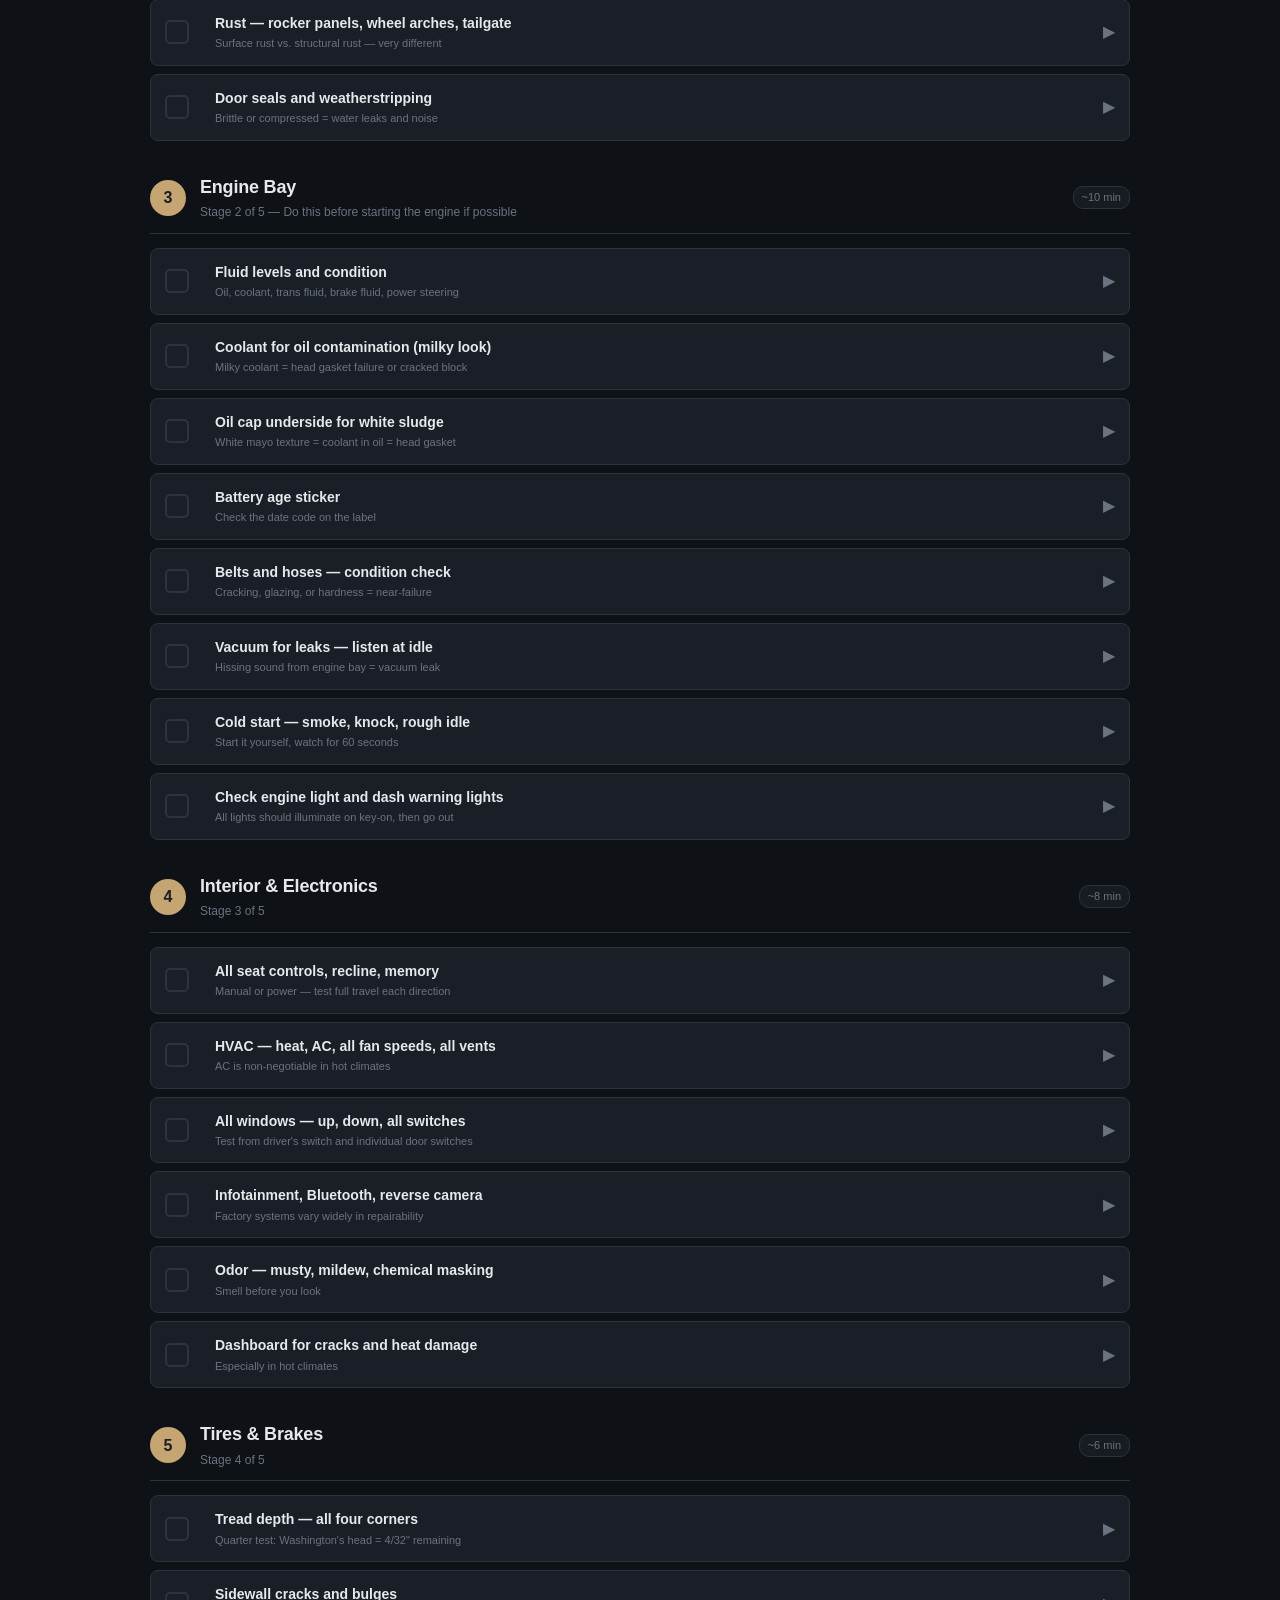
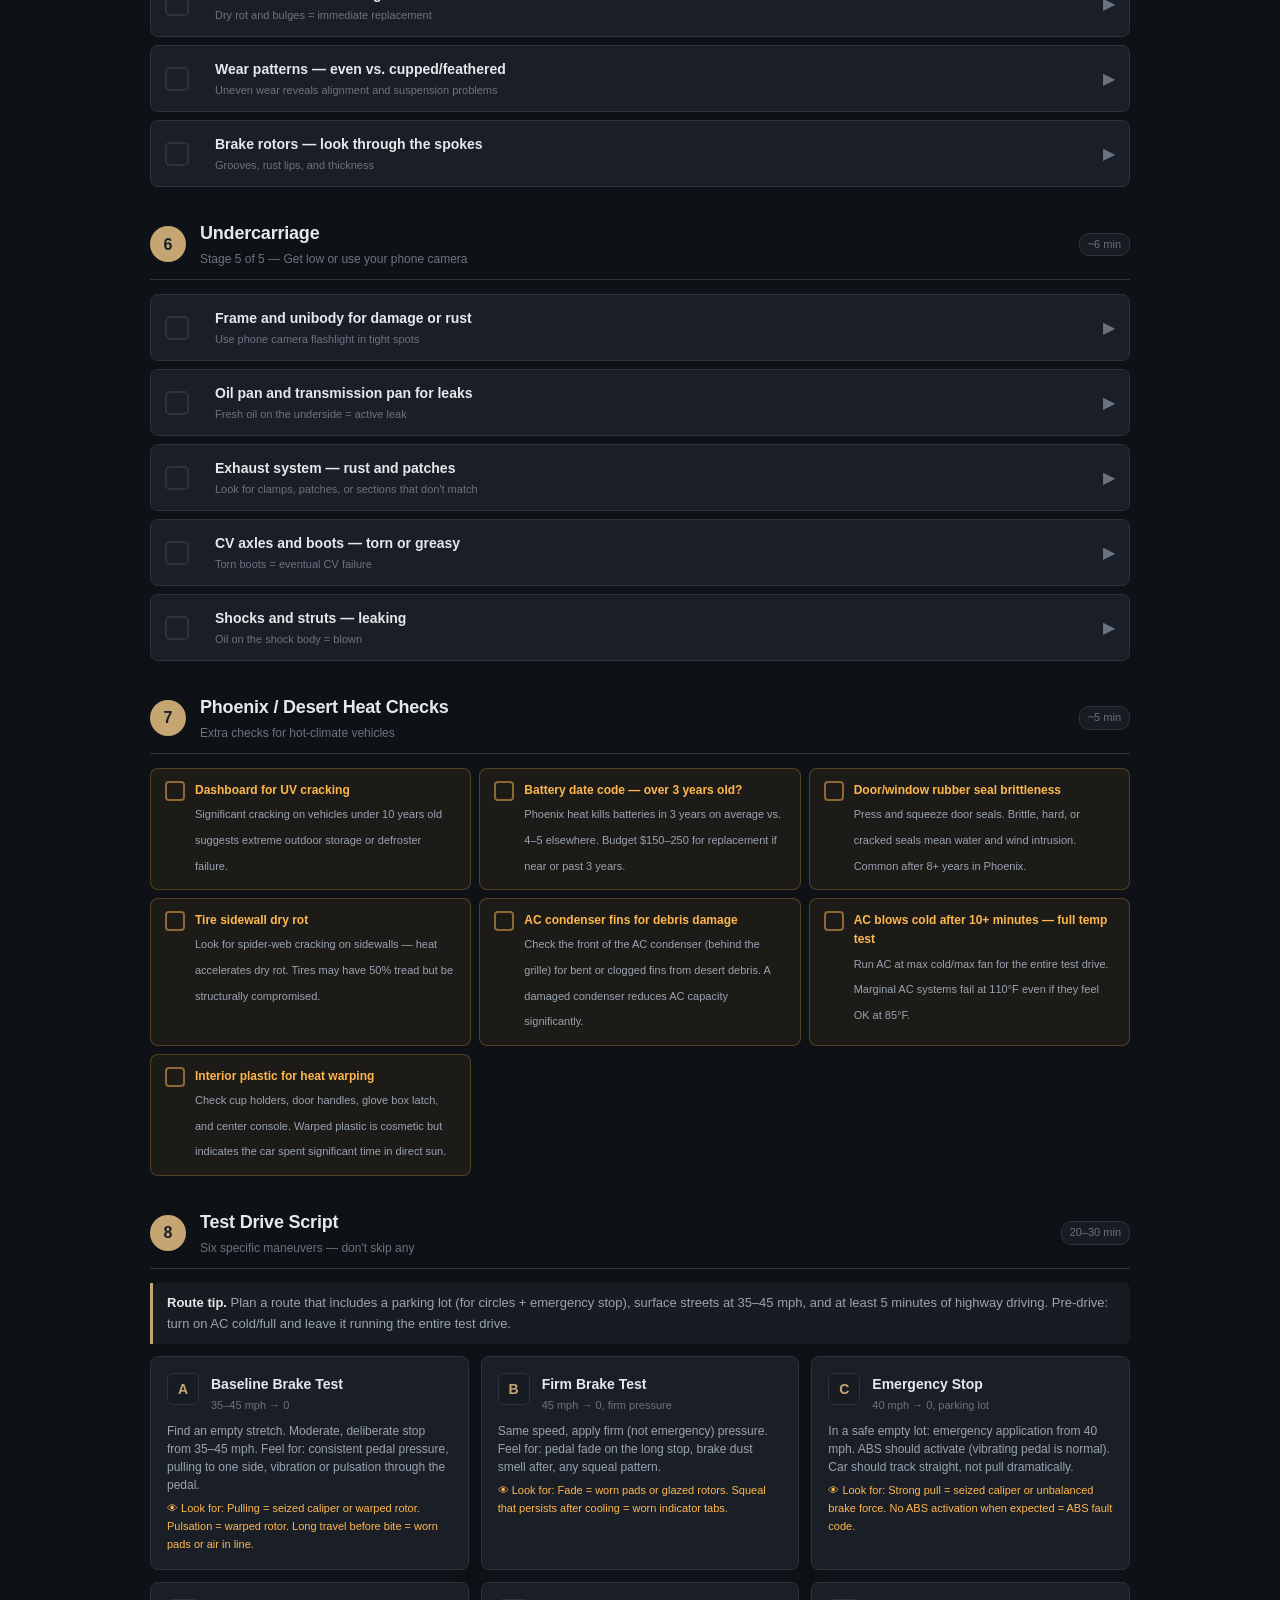
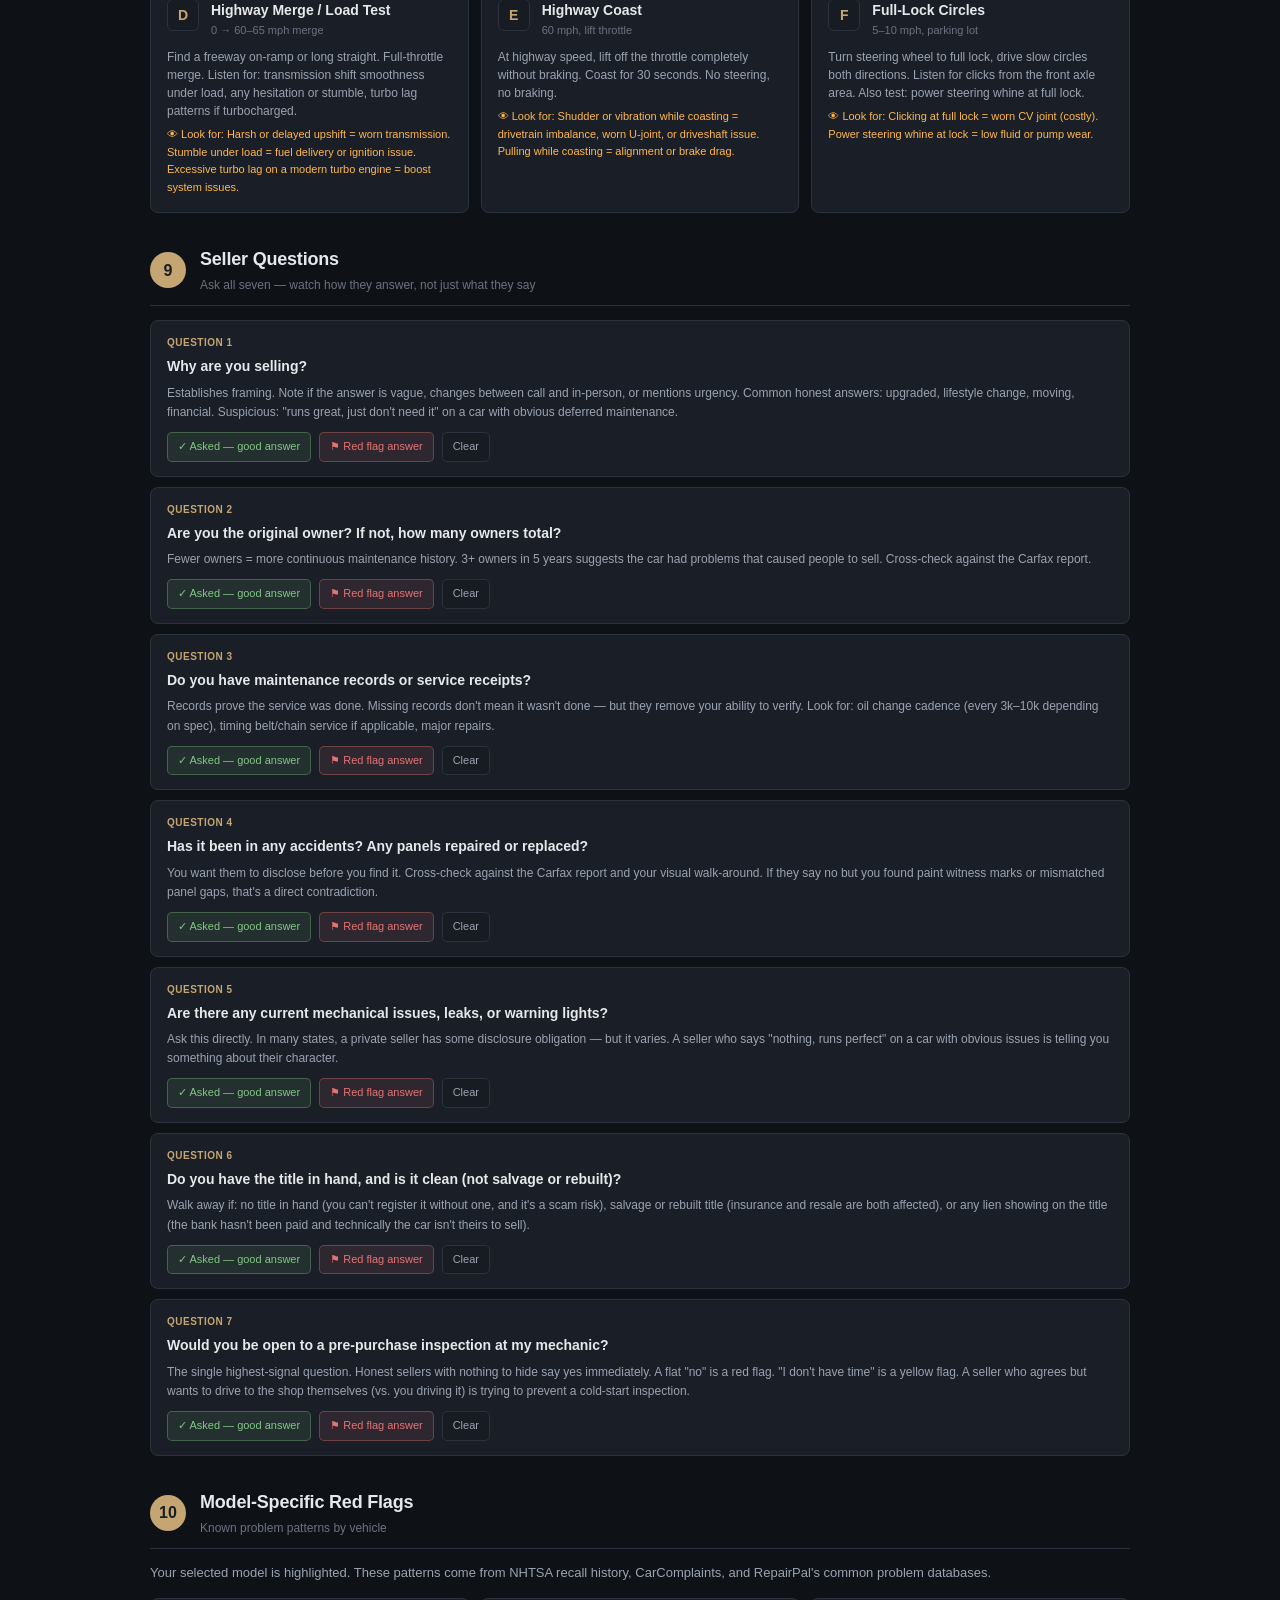
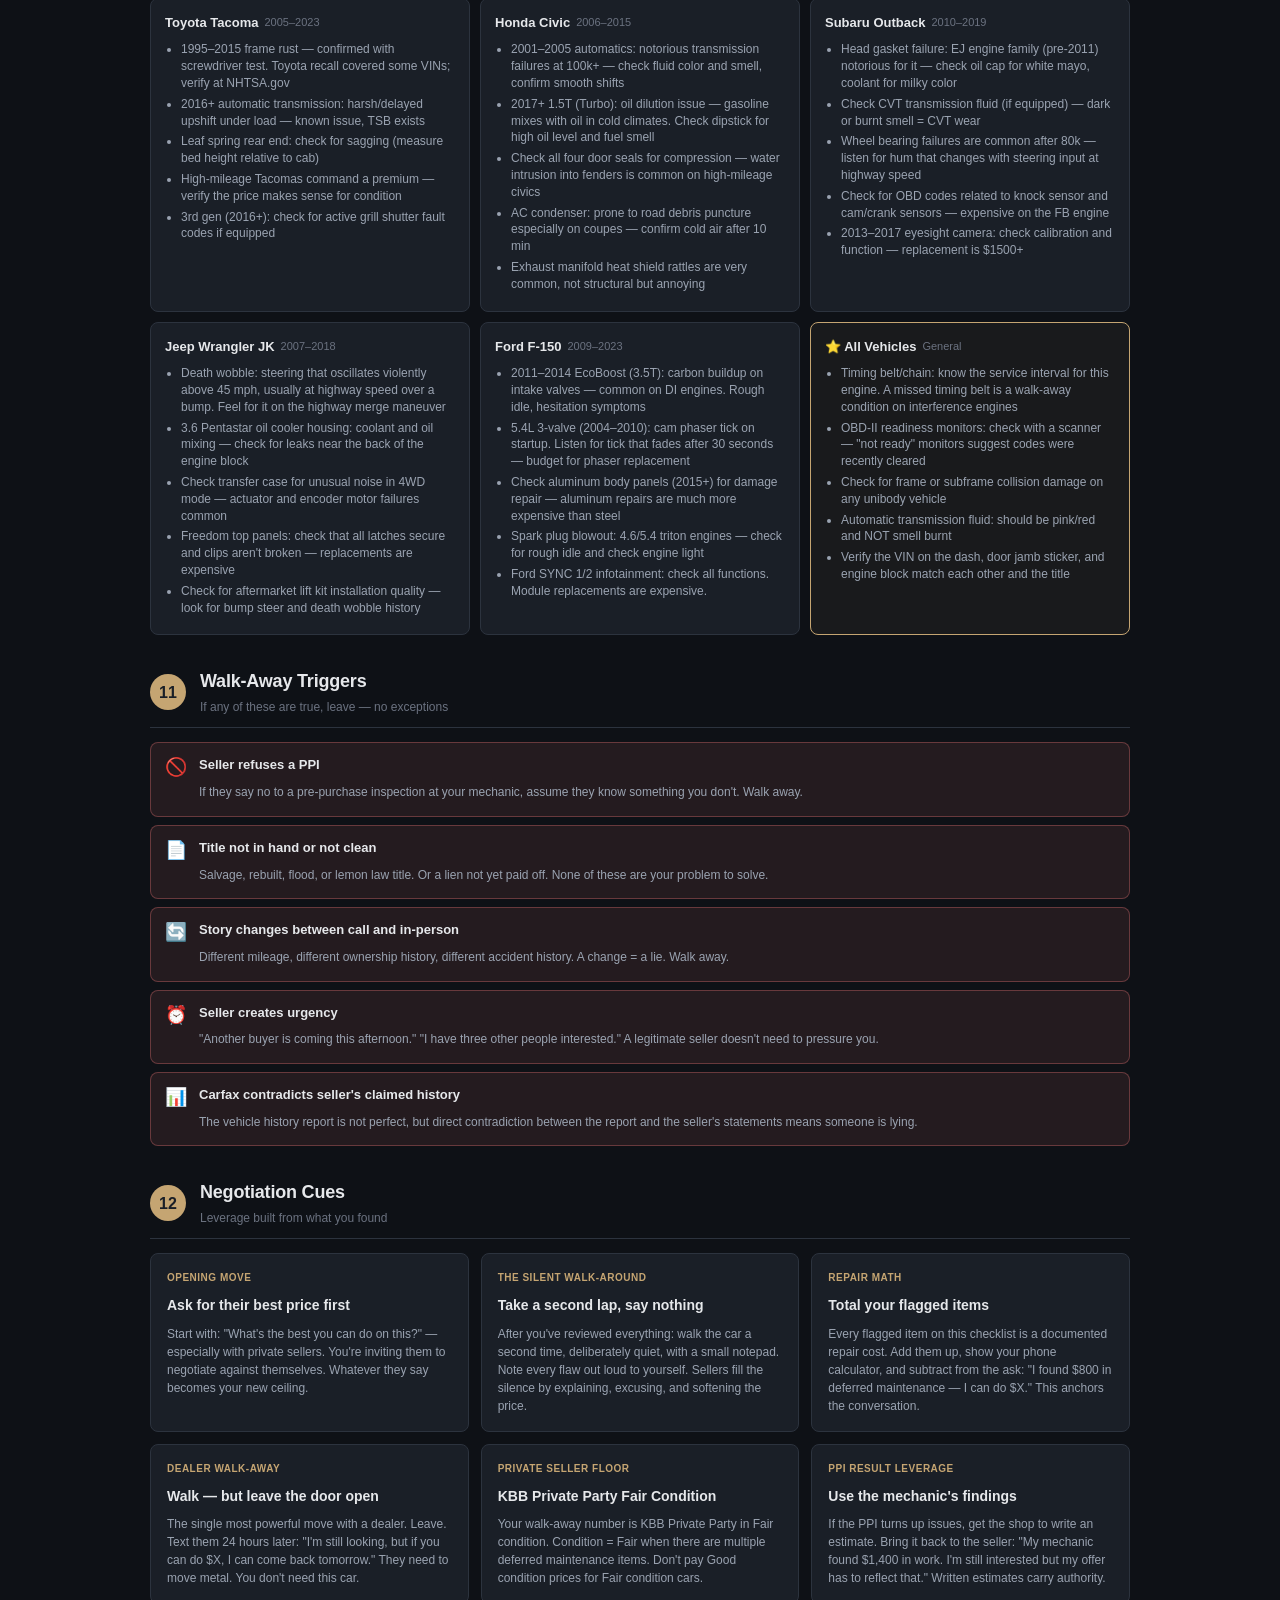
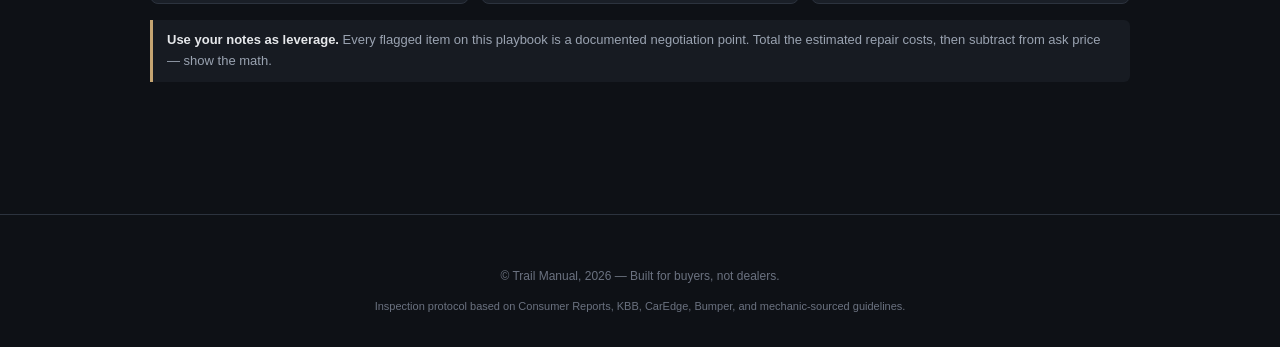
<file: buyer-playbook.html>
<!doctype html>
<html lang="en">
<head>
<meta charset="utf-8">
<meta name="viewport" content="width=device-width,initial-scale=1">
<title>Used Car Buyer's Playbook — Trail Manual</title>
<meta name="description" content="Step-by-step buying playbook for used vehicles: walk-around order, test drive script, seller questions, model-specific red flags, and negotiation cues — tailored to your make and model.">
<style>
  :root{
    --bg:#0e1116; --bg-2:#171b22; --bg-3:#1f242d;
    --panel:#1a1f27; --panel-2:#222831; --border:#2c333e;
    --text:#e6e8eb; --text-dim:#9aa3b1; --text-mute:#6b7280;
    --accent:#c5a572;
    --accent-2:#7a8c4f;
    --accent-3:#b86e3a;
    --danger:#e57373; --danger-bg:rgba(229,115,115,.1); --danger-border:rgba(229,115,115,.35);
    --warn:#ffb74d; --warn-bg:rgba(255,183,77,.1); --warn-border:rgba(255,183,77,.35);
    --good:#81c784; --good-bg:rgba(129,199,132,.1); --good-border:rgba(129,199,132,.35);
    --info:#64b5f6; --info-bg:rgba(100,181,246,.1); --info-border:rgba(100,181,246,.35);
    --radius:8px; --radius-lg:12px;
    --shadow:0 4px 24px rgba(0,0,0,.35);
    --max:1020px;
  }
  *{box-sizing:border-box}
  html,body{margin:0;padding:0;background:var(--bg);color:var(--text);font-family:-apple-system,BlinkMacSystemFont,"Segoe UI",Roboto,Helvetica,Arial,sans-serif;line-height:1.6;-webkit-font-smoothing:antialiased}
  a{color:var(--accent);text-decoration:none}
  a:hover{text-decoration:underline}
  button{font:inherit;cursor:pointer}
  input,select{font:inherit}

  /* Topbar */
  .topbar{position:sticky;top:0;z-index:50;background:linear-gradient(180deg,#0e1116 0%,rgba(14,17,22,.95) 100%);backdrop-filter:saturate(120%) blur(10px);border-bottom:1px solid var(--border)}
  .topbar-inner{max-width:var(--max);margin:0 auto;padding:12px 20px;display:flex;align-items:center;gap:16px;flex-wrap:wrap}
  .brand{display:flex;align-items:center;gap:10px;font-weight:700;text-decoration:none;color:var(--text)}
  .brand:hover{text-decoration:none}
  .brand-mark{width:32px;height:32px;background:var(--accent);border-radius:6px;display:flex;align-items:center;justify-content:center;color:#1a1f27;font-weight:900;font-size:15px;flex-shrink:0}
  .brand-text{font-size:14px;letter-spacing:-.2px}
  .brand-sub{color:var(--text-dim);font-size:10px;font-weight:400;letter-spacing:.3px;text-transform:uppercase}
  .topbar-spacer{flex:1}
  .topbar-link{font-size:12px;color:var(--text-dim);padding:5px 9px;border-radius:5px}
  .topbar-link:hover{color:var(--text);background:var(--bg-2);text-decoration:none}

  /* Progress strip */
  .progress-strip{background:var(--bg-2);border-bottom:1px solid var(--border);padding:8px 20px}
  .progress-strip-inner{max-width:var(--max);margin:0 auto;display:flex;align-items:center;gap:12px}
  .progress-bar-wrap{flex:1;height:6px;background:var(--bg-3);border-radius:3px;overflow:hidden}
  .progress-bar-fill{height:100%;background:var(--accent);border-radius:3px;transition:width .3s ease}
  .progress-label{font-size:12px;color:var(--text-dim);white-space:nowrap}
  .progress-reset{font-size:11px;color:var(--text-mute);background:none;border:none;padding:0;cursor:pointer}
  .progress-reset:hover{color:var(--danger)}

  main{max-width:var(--max);margin:0 auto;padding:28px 20px 100px}

  /* Hero */
  .hero{padding:32px 28px;background:linear-gradient(135deg,#1a1c14 0%,#181a22 50%,#161b22 100%);border:1px solid var(--border);border-radius:var(--radius-lg);margin-bottom:24px;position:relative;overflow:hidden}
  .hero::before{content:'';position:absolute;top:-30%;right:-5%;width:240px;height:240px;background:radial-gradient(circle,rgba(197,165,114,.2) 0%,transparent 70%)}
  .hero h1{font-size:28px;letter-spacing:-.5px;margin:0 0 10px;line-height:1.15;position:relative}
  .hero p{position:relative;color:var(--text-dim);max-width:680px;margin:0;font-size:14px}
  .hero-meta{display:flex;gap:8px;flex-wrap:wrap;margin-top:14px;position:relative;font-size:12px;color:var(--text-mute)}
  .hero-meta span::before{content:'· '}
  .hero-meta span:first-child::before{content:''}

  /* Model picker */
  .model-picker-wrap{background:var(--panel);border:1px solid var(--border);border-radius:var(--radius-lg);padding:20px;margin-bottom:24px}
  .model-picker-wrap h2{font-size:14px;text-transform:uppercase;letter-spacing:.6px;color:var(--accent);margin:0 0 12px;font-weight:700}
  .picker-row{display:flex;gap:10px;flex-wrap:wrap;align-items:flex-end}
  .field-group{display:flex;flex-direction:column;gap:4px;min-width:160px;flex:1}
  .field-group label{font-size:11px;color:var(--text-dim);text-transform:uppercase;letter-spacing:.4px;font-weight:600}
  .field-group select{background:var(--bg-2);border:1px solid var(--border);border-radius:6px;color:var(--text);padding:8px 10px;font-size:13px}
  .field-group select:focus{outline:none;border-color:var(--accent)}
  .picker-tip{font-size:12px;color:var(--text-mute);margin-top:10px}
  .climate-badge{display:inline-flex;align-items:center;gap:5px;padding:3px 9px;border-radius:10px;font-size:11px;font-weight:600;background:rgba(255,183,77,.1);color:var(--warn);border:1px solid rgba(255,183,77,.3)}

  /* Sections */
  .section{margin-bottom:32px}
  .section-header{display:flex;align-items:center;gap:14px;margin-bottom:14px;padding-bottom:10px;border-bottom:1px solid var(--border)}
  .section-num{width:36px;height:36px;border-radius:50%;background:var(--accent);color:#1a1f27;font-weight:900;font-size:16px;display:flex;align-items:center;justify-content:center;flex-shrink:0}
  .section-title{font-size:18px;font-weight:700;letter-spacing:-.2px;margin:0}
  .section-sub{font-size:12px;color:var(--text-mute);margin:2px 0 0}
  .section-time{font-size:11px;color:var(--text-mute);background:var(--bg-2);border:1px solid var(--border);border-radius:10px;padding:2px 8px;margin-left:auto;white-space:nowrap}

  /* Checklist items */
  .checklist{display:flex;flex-direction:column;gap:8px}
  .check-item{background:var(--panel);border:1px solid var(--border);border-radius:var(--radius);overflow:hidden;transition:border-color .15s}
  .check-item.done{border-color:rgba(129,199,132,.35);background:rgba(129,199,132,.04)}
  .check-item.flagged{border-color:rgba(229,115,115,.35);background:rgba(229,115,115,.04)}
  .check-head{display:grid;grid-template-columns:40px 1fr auto;gap:10px;padding:12px 14px;align-items:center;cursor:pointer;user-select:none}
  .check-head:hover .check-title{color:var(--accent)}
  .check-box{width:24px;height:24px;border:2px solid var(--border);border-radius:5px;display:flex;align-items:center;justify-content:center;flex-shrink:0;transition:all .15s;font-size:13px}
  .check-item.done .check-box{background:var(--good);border-color:var(--good);color:#0e1116}
  .check-item.flagged .check-box{background:var(--danger);border-color:var(--danger);color:#0e1116}
  .check-title{font-weight:600;font-size:14px;transition:color .15s}
  .check-item.done .check-title{color:var(--text-dim);text-decoration:line-through}
  .check-sub{font-size:11px;color:var(--text-mute);margin-top:1px}
  .check-expand{font-size:16px;color:var(--text-mute);transition:transform .2s;flex-shrink:0}
  .check-item.open .check-expand{transform:rotate(90deg)}
  .check-body{padding:0 14px 14px;border-top:1px solid var(--border);display:none}
  .check-item.open .check-body{display:block}
  .check-body p{margin:10px 0 0;font-size:13px;color:var(--text-dim);line-height:1.55}
  .check-actions{display:flex;gap:8px;margin-top:12px;flex-wrap:wrap}
  .action-btn{padding:6px 12px;font-size:12px;border-radius:6px;border:1px solid var(--border);background:var(--bg-2);color:var(--text-dim);cursor:pointer;transition:all .15s}
  .action-btn:hover{color:var(--text);border-color:var(--accent)}
  .action-btn.good-btn{background:var(--good-bg);border-color:var(--good-border);color:var(--good)}
  .action-btn.bad-btn{background:var(--danger-bg);border-color:var(--danger-border);color:var(--danger)}
  .action-btn.active{box-shadow:0 0 0 2px var(--accent)}
  .check-note{margin-top:10px}
  .check-note textarea{width:100%;background:var(--bg-2);border:1px solid var(--border);border-radius:5px;color:var(--text);padding:8px;font-size:12px;resize:vertical;min-height:52px}
  .check-note textarea:focus{outline:none;border-color:var(--accent)}
  .check-note textarea::placeholder{color:var(--text-mute)}
  .model-flag{display:inline-flex;align-items:center;gap:4px;padding:2px 7px;border-radius:8px;font-size:10px;font-weight:700;background:rgba(229,115,115,.12);color:var(--danger);border:1px solid rgba(229,115,115,.3);margin-left:6px}

  /* Info boxes */
  .tip-box{background:var(--bg-2);border-left:3px solid var(--accent);padding:10px 14px;margin:12px 0;border-radius:0 6px 6px 0;font-size:13px;color:var(--text-dim)}
  .tip-box strong{color:var(--text)}
  .warn-box{background:var(--warn-bg);border:1px solid var(--warn-border);padding:12px 14px;border-radius:var(--radius);font-size:13px;color:var(--text);margin-bottom:14px}
  .warn-box strong{color:var(--warn)}
  .danger-box{background:var(--danger-bg);border:1px solid var(--danger-border);padding:12px 14px;border-radius:var(--radius);font-size:13px;color:var(--text);margin-bottom:14px}
  .danger-box strong{color:var(--danger)}
  .good-box{background:var(--good-bg);border:1px solid var(--good-border);padding:12px 14px;border-radius:var(--radius);font-size:13px;color:var(--text);margin-bottom:14px}
  .good-box strong{color:var(--good)}

  /* Maneuver cards (test drive) */
  .maneuver-grid{display:grid;grid-template-columns:repeat(auto-fill,minmax(280px,1fr));gap:12px}
  .maneuver{background:var(--panel);border:1px solid var(--border);border-radius:var(--radius);padding:16px;transition:border-color .15s;cursor:pointer}
  .maneuver:hover{border-color:var(--border)}
  .maneuver.done{border-color:rgba(129,199,132,.35);background:rgba(129,199,132,.04)}
  .maneuver-head{display:flex;align-items:flex-start;gap:12px}
  .maneuver-letter{width:32px;height:32px;border-radius:6px;background:var(--bg-2);border:1px solid var(--border);display:flex;align-items:center;justify-content:center;font-weight:900;font-size:14px;color:var(--accent);flex-shrink:0}
  .maneuver.done .maneuver-letter{background:var(--good);color:#0e1116;border-color:var(--good)}
  .maneuver-name{font-weight:600;font-size:14px}
  .maneuver-speed{font-size:11px;color:var(--text-mute);margin-top:1px}
  .maneuver-desc{font-size:12px;color:var(--text-dim);margin-top:8px;line-height:1.5}
  .maneuver-look{font-size:11px;color:var(--warn);margin-top:6px}

  /* Questions */
  .question-list{display:flex;flex-direction:column;gap:10px}
  .question{background:var(--panel);border:1px solid var(--border);border-radius:var(--radius);padding:14px 16px;transition:all .15s}
  .question.asked{border-color:rgba(129,199,132,.3);background:var(--good-bg)}
  .question.redflag{border-color:rgba(229,115,115,.3);background:var(--danger-bg)}
  .q-num{font-size:10px;text-transform:uppercase;letter-spacing:.5px;color:var(--accent);font-weight:700;margin-bottom:4px}
  .q-text{font-weight:600;font-size:14px;margin-bottom:6px}
  .q-why{font-size:12px;color:var(--text-dim)}
  .q-actions{display:flex;gap:8px;margin-top:10px}
  .q-btn{padding:5px 10px;font-size:11px;border-radius:5px;border:1px solid var(--border);background:var(--bg-2);color:var(--text-dim);cursor:pointer}
  .q-btn:hover{border-color:var(--accent);color:var(--text)}
  .q-btn.green{background:var(--good-bg);border-color:var(--good-border);color:var(--good)}
  .q-btn.red{background:var(--danger-bg);border-color:var(--danger-border);color:var(--danger)}

  /* Walk-away triggers */
  .trigger-list{display:flex;flex-direction:column;gap:8px}
  .trigger{display:flex;gap:12px;padding:12px 14px;background:var(--danger-bg);border:1px solid var(--danger-border);border-radius:var(--radius);align-items:flex-start}
  .trigger-icon{font-size:18px;flex-shrink:0;line-height:1.4}
  .trigger-text strong{display:block;font-size:13px;margin-bottom:2px}
  .trigger-text span{font-size:12px;color:var(--text-dim)}

  /* Negotiation */
  .neg-grid{display:grid;grid-template-columns:repeat(auto-fill,minmax(300px,1fr));gap:12px;margin-bottom:16px}
  .neg-card{background:var(--panel);border:1px solid var(--border);border-radius:var(--radius);padding:16px}
  .neg-card .nc-label{font-size:10px;text-transform:uppercase;letter-spacing:.5px;color:var(--accent);font-weight:700;margin-bottom:8px}
  .neg-card h3{font-size:14px;margin:0 0 8px}
  .neg-card p{font-size:12px;color:var(--text-dim);margin:0;line-height:1.5}

  /* Model flags section */
  .flag-grid{display:grid;grid-template-columns:repeat(auto-fill,minmax(280px,1fr));gap:10px}
  .flag-card{background:var(--panel);border:1px solid var(--border);border-radius:var(--radius);padding:14px;transition:border-color .15s}
  .flag-card.active-model{border-color:var(--accent);background:rgba(197,165,114,.06)}
  .flag-card h3{font-size:13px;font-weight:700;margin:0 0 8px;display:flex;align-items:center;gap:6px}
  .flag-card ul{margin:0;padding:0 0 0 16px;font-size:12px;color:var(--text-dim)}
  .flag-card li{margin-bottom:4px;line-height:1.4}

  /* Phoenix climate section */
  .climate-checks{display:grid;grid-template-columns:repeat(auto-fill,minmax(240px,1fr));gap:8px}
  .climate-check{background:rgba(255,183,77,.06);border:1px solid rgba(255,183,77,.25);border-radius:var(--radius);padding:12px 14px;cursor:pointer;transition:all .15s;display:flex;align-items:flex-start;gap:10px}
  .climate-check.done{background:var(--good-bg);border-color:var(--good-border)}
  .climate-cb{width:20px;height:20px;border:2px solid rgba(255,183,77,.5);border-radius:4px;display:flex;align-items:center;justify-content:center;flex-shrink:0;font-size:11px}
  .climate-check.done .climate-cb{background:var(--good);border-color:var(--good);color:#0e1116}
  .climate-body strong{display:block;font-size:12px;font-weight:600;color:var(--warn)}
  .climate-body span{font-size:11px;color:var(--text-dim)}

  /* Summary sidebar */
  .summary-bar{position:fixed;bottom:0;left:0;right:0;background:linear-gradient(0deg,var(--bg) 70%,transparent);padding:14px 20px;z-index:40;pointer-events:none}
  .summary-bar-inner{max-width:var(--max);margin:0 auto;pointer-events:all}
  .summary-pill{background:var(--panel);border:1px solid var(--border);border-radius:20px;padding:10px 18px;display:inline-flex;align-items:center;gap:14px;box-shadow:var(--shadow);font-size:13px}
  .summary-dot{width:8px;height:8px;border-radius:50%;flex-shrink:0}
  .dot-done{background:var(--good)}
  .dot-flag{background:var(--danger)}

  /* Print button */
  .print-btn{display:inline-flex;align-items:center;gap:6px;padding:8px 14px;border-radius:6px;background:var(--bg-2);border:1px solid var(--border);color:var(--text-dim);font-size:13px;cursor:pointer;margin-bottom:20px}
  .print-btn:hover{border-color:var(--accent);color:var(--accent)}

  /* Footer */
  footer{text-align:center;color:var(--text-mute);font-size:12px;padding:40px 20px 20px;border-top:1px solid var(--border)}

  @media(max-width:600px){
    .hero h1{font-size:22px}
    .section-title{font-size:16px}
    .maneuver-grid,.neg-grid,.flag-grid,.climate-checks{grid-template-columns:1fr}
    .picker-row{flex-direction:column}
    .field-group{min-width:unset;width:100%}
  }
  @media print{
    .topbar,.progress-strip,.summary-bar,.print-btn{display:none}
    .check-body{display:block!important}
    .check-item{break-inside:avoid}
    body{background:white;color:black}
  }
</style>
</head>
<body>

<div class="topbar">
  <div class="topbar-inner">
    <a href="/" class="brand">
      <div class="brand-mark">TM</div>
      <div>
        <div class="brand-text">Trail Manual</div>
        <div class="brand-sub">Buyer's Playbook</div>
      </div>
    </a>
    <div class="topbar-spacer"></div>
    <a href="/out-the-door-price.html" class="topbar-link">OTD Calculator</a>
    <a href="/vehicle-research-tool.html" class="topbar-link">Vehicle Research</a>
  </div>
</div>

<div class="progress-strip">
  <div class="progress-strip-inner">
    <span class="progress-label" id="progress-text">0 of 0 items checked</span>
    <div class="progress-bar-wrap">
      <div class="progress-bar-fill" id="progress-fill" style="width:0%"></div>
    </div>
    <button class="progress-reset" onclick="resetAll()">Reset</button>
  </div>
</div>

<main>

  <div class="hero">
    <h1>Used Car Buyer's Playbook</h1>
    <p>A structured walk-around, test drive script, seller questions, and model-specific red flags — all in one place. Work through it start to finish before you hand over money.</p>
    <div class="hero-meta">
      <span>~45–60 min inspection</span>
      <span>20–30 min test drive</span>
      <span>Based on Consumer Reports, KBB, and mechanic-sourced protocols</span>
    </div>
  </div>

  <!-- Model picker -->
  <div class="model-picker-wrap">
    <h2>Configure Your Playbook</h2>
    <div class="picker-row">
      <div class="field-group">
        <label>Vehicle</label>
        <select id="model-select" onchange="updateModel()">
          <option value="generic">Any / Generic</option>
          <option value="tacoma">Toyota Tacoma (2005–2023)</option>
          <option value="civic">Honda Civic (2006–2015)</option>
          <option value="outback">Subaru Outback (2010–2019)</option>
          <option value="jk">Jeep Wrangler JK (2007–2018)</option>
          <option value="f150">Ford F-150 (2009–2023)</option>
        </select>
      </div>
      <div class="field-group">
        <label>Climate</label>
        <select id="climate-select" onchange="updateClimate()">
          <option value="hot">Hot/Desert (Phoenix, Las Vegas, Tucson)</option>
          <option value="cold">Cold/Salt (Northern states, rust belt)</option>
          <option value="generic">Moderate / Generic</option>
        </select>
      </div>
    </div>
    <p class="picker-tip">Select your vehicle and region to highlight model-specific red flags and climate checks throughout the playbook.</p>
  </div>

  <button class="print-btn" onclick="window.print()">🖨 Print This Playbook</button>

  <!-- SECTION 1: Pre-Visit -->
  <div class="section">
    <div class="section-header">
      <div class="section-num">1</div>
      <div>
        <div class="section-title">Before You Go</div>
        <div class="section-sub">Do this at home before the visit</div>
      </div>
      <div class="section-time">~15 min</div>
    </div>
    <div class="warn-box"><strong>⚠ Try to see the car cold.</strong> Call ahead and ask the seller not to warm it up first. A warm engine hides cold-start knocks, rough idle, and startup smoke that reveal bad head gaskets, worn rings, and misfires. If you arrive and it's already warm, note it.</div>
    <div class="checklist" id="pre-list"></div>
  </div>

  <!-- SECTION 2: Exterior Walk-Around -->
  <div class="section">
    <div class="section-header">
      <div class="section-num">2</div>
      <div>
        <div class="section-title">Exterior — Body & Paint</div>
        <div class="section-sub">Stage 1 of 5 — Walk the car before touching anything</div>
      </div>
      <div class="section-time">~8 min</div>
    </div>
    <div class="tip-box"><strong>The panel gap test.</strong> Crouch at each corner and sight along the car's body. Factory panels have perfectly even gaps. Mismatched gaps between hood/fender, door/door, trunk/quarter-panel = past collision repair. Pair this with paint texture differences and paint "witness marks" on hinge bolts.</div>
    <div class="checklist" id="exterior-list"></div>
  </div>

  <!-- SECTION 3: Engine Bay -->
  <div class="section">
    <div class="section-header">
      <div class="section-num">3</div>
      <div>
        <div class="section-title">Engine Bay</div>
        <div class="section-sub">Stage 2 of 5 — Do this before starting the engine if possible</div>
      </div>
      <div class="section-time">~10 min</div>
    </div>
    <div class="checklist" id="engine-list"></div>
  </div>

  <!-- SECTION 4: Interior -->
  <div class="section">
    <div class="section-header">
      <div class="section-num">4</div>
      <div>
        <div class="section-title">Interior & Electronics</div>
        <div class="section-sub">Stage 3 of 5</div>
      </div>
      <div class="section-time">~8 min</div>
    </div>
    <div class="checklist" id="interior-list"></div>
  </div>

  <!-- SECTION 5: Tires & Brakes -->
  <div class="section">
    <div class="section-header">
      <div class="section-num">5</div>
      <div>
        <div class="section-title">Tires & Brakes</div>
        <div class="section-sub">Stage 4 of 5</div>
      </div>
      <div class="section-time">~6 min</div>
    </div>
    <div class="checklist" id="tires-list"></div>
  </div>

  <!-- SECTION 6: Undercarriage -->
  <div class="section">
    <div class="section-header">
      <div class="section-num">6</div>
      <div>
        <div class="section-title">Undercarriage</div>
        <div class="section-sub">Stage 5 of 5 — Get low or use your phone camera</div>
      </div>
      <div class="section-time">~6 min</div>
    </div>
    <div class="checklist" id="under-list"></div>
  </div>

  <!-- SECTION 7: Climate checks -->
  <div class="section" id="climate-section">
    <div class="section-header">
      <div class="section-num">7</div>
      <div>
        <div class="section-title" id="climate-title">Climate-Specific Checks</div>
        <div class="section-sub" id="climate-sub">Additional checks for your region</div>
      </div>
      <div class="section-time" id="climate-time">~5 min</div>
    </div>
    <div id="climate-content"></div>
  </div>

  <!-- SECTION 8: Test Drive -->
  <div class="section">
    <div class="section-header">
      <div class="section-num">8</div>
      <div>
        <div class="section-title">Test Drive Script</div>
        <div class="section-sub">Six specific maneuvers — don't skip any</div>
      </div>
      <div class="section-time">20–30 min</div>
    </div>
    <div class="tip-box"><strong>Route tip.</strong> Plan a route that includes a parking lot (for circles + emergency stop), surface streets at 35–45 mph, and at least 5 minutes of highway driving. Pre-drive: turn on AC cold/full and leave it running the entire test drive.</div>
    <div class="maneuver-grid" id="maneuver-grid"></div>
  </div>

  <!-- SECTION 9: Seller Questions -->
  <div class="section">
    <div class="section-header">
      <div class="section-num">9</div>
      <div>
        <div class="section-title">Seller Questions</div>
        <div class="section-sub">Ask all seven — watch how they answer, not just what they say</div>
      </div>
    </div>
    <div class="question-list" id="question-list"></div>
  </div>

  <!-- SECTION 10: Model Red Flags -->
  <div class="section">
    <div class="section-header">
      <div class="section-num">10</div>
      <div>
        <div class="section-title">Model-Specific Red Flags</div>
        <div class="section-sub">Known problem patterns by vehicle</div>
      </div>
    </div>
    <p style="font-size:13px;color:var(--text-dim);margin-bottom:14px">Your selected model is highlighted. These patterns come from NHTSA recall history, CarComplaints, and RepairPal's common problem databases.</p>
    <div class="flag-grid" id="flag-grid"></div>
  </div>

  <!-- SECTION 11: Walk-Away Triggers -->
  <div class="section">
    <div class="section-header">
      <div class="section-num">11</div>
      <div>
        <div class="section-title">Walk-Away Triggers</div>
        <div class="section-sub">If any of these are true, leave — no exceptions</div>
      </div>
    </div>
    <div class="trigger-list" id="trigger-list"></div>
  </div>

  <!-- SECTION 12: Negotiation -->
  <div class="section">
    <div class="section-header">
      <div class="section-num">12</div>
      <div>
        <div class="section-title">Negotiation Cues</div>
        <div class="section-sub">Leverage built from what you found</div>
      </div>
    </div>
    <div class="neg-grid" id="neg-grid"></div>
    <div class="tip-box" style="margin-top:0"><strong>Use your notes as leverage.</strong> Every flagged item on this playbook is a documented negotiation point. Total the estimated repair costs, then subtract from ask price — show the math.</div>
  </div>

</main>

<div class="summary-bar">
  <div class="summary-bar-inner">
    <div class="summary-pill">
      <div class="summary-dot dot-done"></div>
      <span id="sum-done">0 checked</span>
      <div class="summary-dot dot-flag"></div>
      <span id="sum-flag">0 flagged</span>
      <span style="color:var(--text-mute);font-size:11px" id="sum-score"></span>
    </div>
  </div>
</div>

<footer>
  <p>© Trail Manual, 2026 — Built for buyers, not dealers.</p>
  <p style="font-size:11px;margin-top:4px">Inspection protocol based on Consumer Reports, KBB, CarEdge, Bumper, and mechanic-sourced guidelines.</p>
</footer>

<script>
// ─── DATA ───────────────────────────────────────────────────────────────────

const PRE_ITEMS = [
  { id:'pre1', title:'Pull Carfax or AutoCheck report', sub:'Check accident history, ownership count, and title status', detail:'Look for: salvage title, rebuilt title, flood damage, lemon law buyback, or odometer rollback flags. More than 2 previous owners in 5 years is worth noting. If the seller won\'t pay for a Carfax, that\'s a yellow flag.', models:[] },
  { id:'pre2', title:'Research recall & TSB history', sub:'NHTSA.gov — free lookup by VIN or make/model/year', detail:'Unresolved safety recalls must be fixed free by dealers. Check nhtsa.gov/recalls. TSBs (Technical Service Bulletins) show common known issues the manufacturer acknowledged — they don\'t require free repairs but tell you what to watch for on the test drive.', models:[] },
  { id:'pre3', title:'Look up market value', sub:'KBB private party vs. dealer retail — know both', detail:'KBB Private Party Fair Condition gives you your walk-away number. Dealer retail is 10–20% higher — don\'t negotiate from dealer retail when you\'re buying from a private seller. Bring the printout.', models:[] },
  { id:'pre4', title:'Research model-specific problems', sub:'CarComplaints.com + RepairPal common problems', detail:'Know the top 3–5 known failure patterns for this exact make/model/year-range before you arrive. The Red Flags section below covers the five seed models in this tool.', models:[] },
];

const EXTERIOR_ITEMS = [
  { id:'ext1', title:'Panel gap walk — all four sides', sub:'Even gaps = factory; uneven = repaired', detail:'Stand at each corner. Crouch and sight along the body panel lines. Gaps should be perfectly even top-to-bottom and front-to-back. Any tapering, closing, or widening indicates a replacement panel or pull. Also check that plastic trim/moldings are flush — pulled panels often leave trim slightly off.', models:[] },
  { id:'ext2', title:'Paint texture and color consistency', sub:'Check in natural light — not inside, not at night', detail:'Repainted panels often show a slightly different texture (more orange-peel) than factory paint. Under bright natural light, sight along the body — variations in gloss or texture reveal sprayed areas. Also look for paint overspray inside door jambs, on rubber seals, on plastic trim, and under the hood opening edge.', models:[] },
  { id:'ext3', title:'Hinge bolt paint witness marks', sub:'Factory bolts have paint on them; replaced panels don\'t', detail:'Open the hood, doors, and trunk/hatch. Look at the hinge mounting bolts. On an unrepaired car, the bolt heads have the same paint coat as everything else. If a bolt head is bare metal, or shows a different finish, the hinge was removed — which means the panel was replaced.', models:[] },
  { id:'ext4', title:'Glass for chips, cracks, and delamination', sub:'Windshield chips = cheap; cracks = expensive', detail:'A windshield chip costs $50–120 to fill. A crack — especially any crack over 6 inches, or one in the driver\'s sight line — means full replacement ($200–600+). Also check side windows for delamination (a haze or bubble pattern at the edges). Check rear defrost grid integrity.', models:[] },
  { id:'ext5', title:'Exterior lights — all of them', sub:'Walk around with lights on: brake, reverse, signal, fog', detail:'Ask the seller to turn on headlights while you walk around. Then check: brake lights (lean on brake), reverse lights (put in reverse), all four turn signals, hazards, fog lights if equipped. A single burned bulb is trivial; multiple burned bulbs suggest deferred maintenance across the board.', models:[] },
  { id:'ext6', title:'Rust — rocker panels, wheel arches, tailgate', sub:'Surface rust vs. structural rust — very different', detail:'Surface rust (orange surface staining, no pitting) on underbody steel is normal on older cars. Structural rust (holes, soft spots, flaking from inside out) on frame rails, rocker panels, and wheel arches is a deal-killer. Press with your thumb on any suspicious area — soft = cancer. Use your phone camera light to look inside wheel arches.', models:['tacoma'], modelNote:'Tacoma: Check 1995–2015 frame rails specifically — Toyota issued a frame rust recall. Press a screwdriver into the frame where it meets the cab.' },
  { id:'ext7', title:'Door seals and weatherstripping', sub:'Brittle or compressed = water leaks and noise', detail:'Run your hand along all four door seals. They should feel pliable and springy. Hard, brittle, or compressed seals leak water and wind noise. In hot climates, rubber degrades faster — check for cracking and brittleness. Open each door fully and close — a dull "thud" vs. a hollow tin sound tells you a lot.', models:[] },
];

const ENGINE_ITEMS = [
  { id:'eng1', title:'Fluid levels and condition', sub:'Oil, coolant, trans fluid, brake fluid, power steering', detail:'Check oil: dipstick should read between min/max; color should be amber-to-brown (black is OK for diesel, means overdue change for gas engines). Check coolant reservoir — should be green/orange/pink depending on spec, never milky (= head gasket). Brake fluid should be clear to light yellow. Auto trans fluid should be pink/red and NOT smell burnt.', models:['outback'], modelNote:'Subaru Outback: Check oil cap underside for white mayo-like buildup — classic head gasket leak symptom. Also check coolant for oil sheen.' },
  { id:'eng2', title:'Coolant for oil contamination (milky look)', sub:'Milky coolant = head gasket failure or cracked block', detail:'Remove the radiator cap (ONLY when the engine is cold). Look at the inside of the cap and the coolant itself. Milky-brown or foamy coolant means oil is mixing with coolant — classic blown head gasket. A blown head gasket is $1,200–3,000+ to repair and is a walk-away trigger on most budget buys.', models:['outback','civic'], modelNote:'Subaru/Honda: Head gasket failures are known patterns for these models — treat coolant inspection as mandatory.' },
  { id:'eng3', title:'Oil cap underside for white sludge', sub:'White mayo texture = coolant in oil = head gasket', detail:'Twist off the oil filler cap. Look at the underside. Clean engine = clean cap. White or creamy residue = coolant intrusion. A small amount of condensation buildup (gray, not white) on a car driven mostly short trips is less concerning but still note it.', models:['outback'] },
  { id:'eng4', title:'Battery age sticker', sub:'Check the date code on the label', detail:'Most batteries have a date code stamped on the top or side label (e.g., "23/04" = April 2023). In Phoenix, batteries last an average of 2–3 years vs. 4–5 elsewhere. A 3+ year old battery in Phoenix is near end of life — budget $150–250 for replacement. Ask if it\'s been replaced.', models:[] },
  { id:'eng5', title:'Belts and hoses — condition check', sub:'Cracking, glazing, or hardness = near-failure', detail:'Run your fingers along accessible serpentine belts — they should feel flexible with no cracking. Squeeze coolant hoses (again, cold engine only) — they should give slightly, not feel rock-hard or collapse easily. Hard hoses = brittle and near-failure. Also check for evidence of past belt replacement (coolant may smell like coolant additive if timing belt area was recently serviced).', models:[] },
  { id:'eng6', title:'Vacuum for leaks — listen at idle', sub:'Hissing sound from engine bay = vacuum leak', detail:'Once the engine is running, listen for any hissing sound from the engine bay. This indicates a vacuum leak — cracked vacuum hoses or intake manifold gaskets. Common on high-mileage cars and causes rough idle, check engine lights, and poor fuel economy. Small leaks are cheap; large ones can be complex.', models:[] },
  { id:'eng7', title:'Cold start — smoke, knock, rough idle', sub:'Start it yourself, watch for 60 seconds', detail:'The most revealing 60 seconds of the inspection. Blue smoke from the exhaust = burning oil (worn rings or valve seals). White smoke on a warm day = coolant leak. A single puff of white on a cold morning = normal condensation. A knock or tick on startup that fades = valve lash (minor); a knock that stays = rod knock (serious). Rough idle that smooths out = likely minor; rough idle that persists = fuel/air/ignition issues.', models:[] },
  { id:'eng8', title:'Check engine light and dash warning lights', sub:'All lights should illuminate on key-on, then go out', detail:'Turn the key to "on" (don\'t start yet). Every warning light should illuminate briefly — this confirms they work. Now start: all lights should go out within 5–10 seconds. Any light that stays on = active fault code. Ask to run an OBD-II scanner (AutoZone does it free). If a code was recently cleared to hide it, the readiness monitors will show "not ready" — a dealer trick.', models:[] },
];

const INTERIOR_ITEMS = [
  { id:'int1', title:'All seat controls, recline, memory', sub:'Manual or power — test full travel each direction', detail:'Broken seat tracks and recline mechanisms are surprisingly expensive to fix ($200–500) and suppliers can be scarce on older vehicles. Test every direction of travel on all seats you\'ll use. Check for unusual wear or tear in areas that don\'t match the mileage.', models:[] },
  { id:'int2', title:'HVAC — heat, AC, all fan speeds, all vents', sub:'AC is non-negotiable in hot climates', detail:'Turn AC to coldest setting and highest fan speed. Let it run 5–10 minutes and feel the vent temp — should be 40–45°F at the vent in moderate weather. In Phoenix, a marginal AC system passes a 75°F day but fails at 110°F. Test all speeds (look for broken fan resistor at speeds 1–3 working but not 4). Test heat, too — blend doors fail and are expensive to access.', models:[] },
  { id:'int3', title:'All windows — up, down, all switches', sub:'Test from driver\'s switch and individual door switches', detail:'Window regulator failures are common, especially on cars over 100k miles. Test all four windows from the driver\'s master switch AND from each individual door switch. A window that works from one but not the other has a failing switch (cheap) vs. a failing regulator (less cheap, ~$150–300/window).', models:[] },
  { id:'int4', title:'Infotainment, Bluetooth, reverse camera', sub:'Factory systems vary widely in repairability', detail:'Factory nav/infotainment touchscreens on older vehicles can be very expensive to replace ($500–2000+) and often can\'t be repaired. Test: touch responsiveness, Bluetooth pairing, USB, backup camera image quality (should be clear, not washed out or glitchy). Note: aftermarket head units are OK and often better — just confirm the backup camera still functions.', models:[] },
  { id:'int5', title:'Odor — musty, mildew, chemical masking', sub:'Smell before you look', detail:'Step in and take a breath before you see anything. Musty odor = water intrusion (flood damage, leaking seals, drain plugs). Heavy air freshener use can mask odors — this is a seller tell. Chemical smell = recent cleaning or Febreze applied liberally. Check door sill drains are open and look for staining under floor mats.', models:[] },
  { id:'int6', title:'Dashboard for cracks and heat damage', sub:'Especially in hot climates', detail:'UV and heat damage to dashboards is severe in hot climates. Cracked dashboards are cosmetically ugly but also a negotiation point. A dash cap costs $150–300; a full replacement dash can be $500–1200+. In Phoenix, expect some wear on 10+ year old cars — but significant cracking on a newer car suggests hard outdoor storage or a damaged defroster.', models:[] },
];

const TIRES_ITEMS = [
  { id:'tire1', title:'Tread depth — all four corners', sub:'Quarter test: Washington\'s head = 4/32" remaining', detail:'Insert a quarter into the tread with Washington\'s head down. If you can see the top of his head, you have less than 4/32" — time to replace (legally ~2/32"). Budget: $150–250/tire for mid-range, $800–1200 for a full set of four. Also check that all four tires are the same brand and roughly the same wear — mismatched tires suggest deferred maintenance.', models:[] },
  { id:'tire2', title:'Sidewall cracks and bulges', sub:'Dry rot and bulges = immediate replacement', detail:'Look for spiderweb cracking along the sidewall — this is dry rot, common in hot climates and on cars that sit. A bulge or bubble on the sidewall is a structural failure and means the tire is dangerous. Either condition means you\'re negotiating for new tires or walking away from a car at ask price.', models:[] },
  { id:'tire3', title:'Wear patterns — even vs. cupped/feathered', sub:'Uneven wear reveals alignment and suspension problems', detail:'Even wear across the full tread width = healthy. Edge wear on both sides = over-inflation history. Center wear = under-inflation. One-edge wear = alignment problem (camber). Feathered or cupped wear (scalloping) = worn shocks/struts or aggressive driving. An alignment is $80–120; worn struts are $400–1000 per axle installed.', models:[] },
  { id:'tire4', title:'Brake rotors — look through the spokes', sub:'Grooves, rust lips, and thickness', detail:'Look at the rotor face through the wheel spokes. A light rust surface coat is normal if the car sat a few days. Deep grooves or scoring = worn pads grinding on rotors (both need replacement). A thick rust lip at the outer edge = car hasn\'t been driven much or pads are very worn. Front brakes budget $200–350 axle installed; rear $150–300.', models:[] },
];

const UNDER_ITEMS = [
  { id:'und1', title:'Frame and unibody for damage or rust', sub:'Use phone camera flashlight in tight spots', detail:'Look for: welds that don\'t match the factory pattern (= repair after collision), fresh undercoating sprayed only on certain areas (= hiding something), and rust penetrating through to the other side. For body-on-frame trucks, check frame rails where they pass under the cab.', models:['tacoma'], modelNote:'Tacoma: Known frame rust issue, especially 1995–2015. Push a screwdriver into the frame — it should not penetrate. Toyota issued a recall; check if VIN was remediated at NHTSA.gov.' },
  { id:'und2', title:'Oil pan and transmission pan for leaks', sub:'Fresh oil on the underside = active leak', detail:'Look at the bottom of the engine and transmission. Fresh, wet oil — especially with road grime stuck to it — is an active leak. A leak from the oil pan gasket is cheaper ($150–300). A leak from the rear main seal ($400–800 including labor to pull the transmission) or transmission pan ($200–400) is more involved. Dried oil staining without wet is less urgent but note it.', models:[] },
  { id:'und3', title:'Exhaust system — rust and patches', sub:'Look for clamps, patches, or sections that don\'t match', detail:'Follow the exhaust pipe from the engine to the tail pipe. Look for: rust-through holes, mismatched replacement sections, and band-clamp patches (the cheap quick fix). A full exhaust replacement can run $500–1500 depending on whether the cat needs replacement (cats are expensive due to precious metals). Light rust on the muffler is normal; rusted-through sections are not.', models:[] },
  { id:'und4', title:'CV axles and boots — torn or greasy', sub:'Torn boots = eventual CV failure', detail:'Look at the axle shafts between the wheels and the differential. The rubber CV boots should be intact with no cracking, tears, or grease splatter. A torn boot eventually leads to a failed CV joint ($250–500 axle installed). Grease sprayed on the inside of the wheel well near the axle is a definitive torn boot indicator.', models:[] },
  { id:'und5', title:'Shocks and struts — leaking', sub:'Oil on the shock body = blown', detail:'Look at the shock/strut body — it should be dry. Oil weeping or streaming from the shock body = blown shock. Blown shocks cause poor handling, longer stopping distances, and tire cupping. Budget $400–1000 per axle installed for quality struts on common vehicles.', models:[] },
];

const MANEUVERS = [
  { id:'m1', letter:'A', name:'Baseline Brake Test', speed:'35–45 mph → 0', desc:'Find an empty stretch. Moderate, deliberate stop from 35–45 mph. Feel for: consistent pedal pressure, pulling to one side, vibration or pulsation through the pedal.', look:'Pulling = seized caliper or warped rotor. Pulsation = warped rotor. Long travel before bite = worn pads or air in line.' },
  { id:'m2', letter:'B', name:'Firm Brake Test', speed:'45 mph → 0, firm pressure', desc:'Same speed, apply firm (not emergency) pressure. Feel for: pedal fade on the long stop, brake dust smell after, any squeal pattern.', look:'Fade = worn pads or glazed rotors. Squeal that persists after cooling = worn indicator tabs.' },
  { id:'m3', letter:'C', name:'Emergency Stop', speed:'40 mph → 0, parking lot', desc:'In a safe empty lot: emergency application from 40 mph. ABS should activate (vibrating pedal is normal). Car should track straight, not pull dramatically.', look:'Strong pull = seized caliper or unbalanced brake force. No ABS activation when expected = ABS fault code.' },
  { id:'m4', letter:'D', name:'Highway Merge / Load Test', speed:'0 → 60–65 mph merge', desc:'Find a freeway on-ramp or long straight. Full-throttle merge. Listen for: transmission shift smoothness under load, any hesitation or stumble, turbo lag patterns if turbocharged.', look:'Harsh or delayed upshift = worn transmission. Stumble under load = fuel delivery or ignition issue. Excessive turbo lag on a modern turbo engine = boost system issues.' },
  { id:'m5', letter:'E', name:'Highway Coast', speed:'60 mph, lift throttle', desc:'At highway speed, lift off the throttle completely without braking. Coast for 30 seconds. No steering, no braking.', look:'Shudder or vibration while coasting = drivetrain imbalance, worn U-joint, or driveshaft issue. Pulling while coasting = alignment or brake drag.' },
  { id:'m6', letter:'F', name:'Full-Lock Circles', speed:'5–10 mph, parking lot', desc:'Turn steering wheel to full lock, drive slow circles both directions. Listen for clicks from the front axle area. Also test: power steering whine at full lock.', look:'Clicking at full lock = worn CV joint (costly). Power steering whine at lock = low fluid or pump wear.' },
];

const QUESTIONS = [
  { id:'q1', q:'Why are you selling?', why:'Establishes framing. Note if the answer is vague, changes between call and in-person, or mentions urgency. Common honest answers: upgraded, lifestyle change, moving, financial. Suspicious: "runs great, just don\'t need it" on a car with obvious deferred maintenance.' },
  { id:'q2', q:'Are you the original owner? If not, how many owners total?', why:'Fewer owners = more continuous maintenance history. 3+ owners in 5 years suggests the car had problems that caused people to sell. Cross-check against the Carfax report.' },
  { id:'q3', q:'Do you have maintenance records or service receipts?', why:'Records prove the service was done. Missing records don\'t mean it wasn\'t done — but they remove your ability to verify. Look for: oil change cadence (every 3k–10k depending on spec), timing belt/chain service if applicable, major repairs.' },
  { id:'q4', q:'Has it been in any accidents? Any panels repaired or replaced?', why:'You want them to disclose before you find it. Cross-check against the Carfax report and your visual walk-around. If they say no but you found paint witness marks or mismatched panel gaps, that\'s a direct contradiction.' },
  { id:'q5', q:'Are there any current mechanical issues, leaks, or warning lights?', why:'Ask this directly. In many states, a private seller has some disclosure obligation — but it varies. A seller who says "nothing, runs perfect" on a car with obvious issues is telling you something about their character.' },
  { id:'q6', q:'Do you have the title in hand, and is it clean (not salvage or rebuilt)?', why:'Walk away if: no title in hand (you can\'t register it without one, and it\'s a scam risk), salvage or rebuilt title (insurance and resale are both affected), or any lien showing on the title (the bank hasn\'t been paid and technically the car isn\'t theirs to sell).' },
  { id:'q7', q:'Would you be open to a pre-purchase inspection at my mechanic?', why:'The single highest-signal question. Honest sellers with nothing to hide say yes immediately. A flat "no" is a red flag. "I don\'t have time" is a yellow flag. A seller who agrees but wants to drive to the shop themselves (vs. you driving it) is trying to prevent a cold-start inspection.' },
];

const MODEL_FLAGS = {
  tacoma: {
    name:'Toyota Tacoma',
    years:'2005–2023',
    flags:[
      '1995–2015 frame rust — confirmed with screwdriver test. Toyota recall covered some VINs; verify at NHTSA.gov',
      '2016+ automatic transmission: harsh/delayed upshift under load — known issue, TSB exists',
      'Leaf spring rear end: check for sagging (measure bed height relative to cab)',
      'High-mileage Tacomas command a premium — verify the price makes sense for condition',
      '3rd gen (2016+): check for active grill shutter fault codes if equipped',
    ]
  },
  civic: {
    name:'Honda Civic',
    years:'2006–2015',
    flags:[
      '2001–2005 automatics: notorious transmission failures at 100k+ — check fluid color and smell, confirm smooth shifts',
      '2017+ 1.5T (Turbo): oil dilution issue — gasoline mixes with oil in cold climates. Check dipstick for high oil level and fuel smell',
      'Check all four door seals for compression — water intrusion into fenders is common on high-mileage civics',
      'AC condenser: prone to road debris puncture especially on coupes — confirm cold air after 10 min',
      'Exhaust manifold heat shield rattles are very common, not structural but annoying',
    ]
  },
  outback: {
    name:'Subaru Outback',
    years:'2010–2019',
    flags:[
      'Head gasket failure: EJ engine family (pre-2011) notorious for it — check oil cap for white mayo, coolant for milky color',
      'Check CVT transmission fluid (if equipped) — dark or burnt smell = CVT wear',
      'Wheel bearing failures are common after 80k — listen for hum that changes with steering input at highway speed',
      'Check for OBD codes related to knock sensor and cam/crank sensors — expensive on the FB engine',
      '2013–2017 eyesight camera: check calibration and function — replacement is $1500+',
    ]
  },
  jk: {
    name:'Jeep Wrangler JK',
    years:'2007–2018',
    flags:[
      'Death wobble: steering that oscillates violently above 45 mph, usually at highway speed over a bump. Feel for it on the highway merge maneuver',
      '3.6 Pentastar oil cooler housing: coolant and oil mixing — check for leaks near the back of the engine block',
      'Check transfer case for unusual noise in 4WD mode — actuator and encoder motor failures common',
      'Freedom top panels: check that all latches secure and clips aren\'t broken — replacements are expensive',
      'Check for aftermarket lift kit installation quality — look for bump steer and death wobble history',
    ]
  },
  f150: {
    name:'Ford F-150',
    years:'2009–2023',
    flags:[
      '2011–2014 EcoBoost (3.5T): carbon buildup on intake valves — common on DI engines. Rough idle, hesitation symptoms',
      '5.4L 3-valve (2004–2010): cam phaser tick on startup. Listen for tick that fades after 30 seconds — budget for phaser replacement',
      'Check aluminum body panels (2015+) for damage repair — aluminum repairs are much more expensive than steel',
      'Spark plug blowout: 4.6/5.4 triton engines — check for rough idle and check engine light',
      'Ford SYNC 1/2 infotainment: check all functions. Module replacements are expensive.',
    ]
  },
  generic: {
    name:'All Vehicles',
    years:'General',
    flags:[
      'Timing belt/chain: know the service interval for this engine. A missed timing belt is a walk-away condition on interference engines',
      'OBD-II readiness monitors: check with a scanner — "not ready" monitors suggest codes were recently cleared',
      'Check for frame or subframe collision damage on any unibody vehicle',
      'Automatic transmission fluid: should be pink/red and NOT smell burnt',
      'Verify the VIN on the dash, door jamb sticker, and engine block match each other and the title',
    ]
  }
};

const CLIMATE_CHECKS_HOT = [
  { id:'cl1', title:'Dashboard for UV cracking', detail:'Significant cracking on vehicles under 10 years old suggests extreme outdoor storage or defroster failure.' },
  { id:'cl2', title:'Battery date code — over 3 years old?', detail:'Phoenix heat kills batteries in 3 years on average vs. 4–5 elsewhere. Budget $150–250 for replacement if near or past 3 years.' },
  { id:'cl3', title:'Door/window rubber seal brittleness', detail:'Press and squeeze door seals. Brittle, hard, or cracked seals mean water and wind intrusion. Common after 8+ years in Phoenix.' },
  { id:'cl4', title:'Tire sidewall dry rot', detail:'Look for spider-web cracking on sidewalls — heat accelerates dry rot. Tires may have 50% tread but be structurally compromised.' },
  { id:'cl5', title:'AC condenser fins for debris damage', detail:'Check the front of the AC condenser (behind the grille) for bent or clogged fins from desert debris. A damaged condenser reduces AC capacity significantly.' },
  { id:'cl6', title:'AC blows cold after 10+ minutes — full temp test', detail:'Run AC at max cold/max fan for the entire test drive. Marginal AC systems fail at 110°F even if they feel OK at 85°F.' },
  { id:'cl7', title:'Interior plastic for heat warping', detail:'Check cup holders, door handles, glove box latch, and center console. Warped plastic is cosmetic but indicates the car spent significant time in direct sun.' },
];

const CLIMATE_CHECKS_COLD = [
  { id:'cl1', title:'Undercarriage rust from road salt', detail:'Thoroughly inspect all metal surfaces underneath for rust-through. Salt belt states (NY, OH, MI, IL, etc.) have significantly accelerated frame rust timelines.' },
  { id:'cl2', title:'Rocker panel rust — outer and inner', detail:'The lower edge of the rocker panels is the first place salt rust appears. Tap with a knuckle — a hollow thud vs. solid indicates rotted metal.' },
  { id:'cl3', title:'Wheel arch rust', detail:'Inner and outer wheel arches rust from accumulated snow and salt. Check with a flashlight inside the arch liner.' },
  { id:'cl4', title:'Brake lines for rust/pitting', detail:'Follow the brake lines from front to rear. Small diameter tubing corrodes from salt — failure is catastrophic.' },
  { id:'cl5', title:'Frame rails for structural rust', detail:'Especially critical on trucks and body-on-frame SUVs. Use screwdriver test on any suspect area.' },
  { id:'cl6', title:'Cold start performance', detail:'In cold climates, cold-start performance is especially diagnostic. Listen for extended crank time, rough idle, or unusual smoke.' },
  { id:'cl7', title:'AWD/4WD engagement in snowy-use vehicle', detail:'If this car was used in snow conditions, confirm 4WD/AWD engages and disengages cleanly. Check for grinding or clunking on engagement.' },
];

const CLIMATE_CHECKS_GENERIC = [
  { id:'cl1', title:'All rubber seals for integrity', detail:'Door seals, window seals, and trunk seals should feel pliable and spring back when compressed.' },
  { id:'cl2', title:'Undercarriage for oil and fluid leaks', detail:'Look for fresh fluid on the underside — particularly at pan gaskets, axle seals, and shock bodies.' },
  { id:'cl3', title:'Battery condition — visual and date', detail:'Check for corrosion on terminals and get the date code. Replace if over 5 years old.' },
];

const WALK_AWAY = [
  { icon:'🚫', strong:'Seller refuses a PPI', detail:'If they say no to a pre-purchase inspection at your mechanic, assume they know something you don\'t. Walk away.' },
  { icon:'📄', strong:'Title not in hand or not clean', detail:'Salvage, rebuilt, flood, or lemon law title. Or a lien not yet paid off. None of these are your problem to solve.' },
  { icon:'🔄', strong:'Story changes between call and in-person', detail:'Different mileage, different ownership history, different accident history. A change = a lie. Walk away.' },
  { icon:'⏰', strong:'Seller creates urgency', detail:'"Another buyer is coming this afternoon." "I have three other people interested." A legitimate seller doesn\'t need to pressure you.' },
  { icon:'📊', strong:'Carfax contradicts seller\'s claimed history', detail:'The vehicle history report is not perfect, but direct contradiction between the report and the seller\'s statements means someone is lying.' },
];

const NEG_CARDS = [
  { label:'Opening Move', title:'Ask for their best price first', body:'Start with: "What\'s the best you can do on this?" — especially with private sellers. You\'re inviting them to negotiate against themselves. Whatever they say becomes your new ceiling.' },
  { label:'The Silent Walk-Around', title:'Take a second lap, say nothing', body:'After you\'ve reviewed everything: walk the car a second time, deliberately quiet, with a small notepad. Note every flaw out loud to yourself. Sellers fill the silence by explaining, excusing, and softening the price.' },
  { label:'Repair Math', title:'Total your flagged items', body:'Every flagged item on this checklist is a documented repair cost. Add them up, show your phone calculator, and subtract from the ask: "I found $800 in deferred maintenance — I can do $X." This anchors the conversation.' },
  { label:'Dealer Walk-Away', title:'Walk — but leave the door open', body:'The single most powerful move with a dealer. Leave. Text them 24 hours later: "I\'m still looking, but if you can do $X, I can come back tomorrow." They need to move metal. You don\'t need this car.' },
  { label:'Private Seller Floor', title:'KBB Private Party Fair Condition', body:'Your walk-away number is KBB Private Party in Fair condition. Condition = Fair when there are multiple deferred maintenance items. Don\'t pay Good condition prices for Fair condition cars.' },
  { label:'PPI Result Leverage', title:'Use the mechanic\'s findings', body:'If the PPI turns up issues, get the shop to write an estimate. Bring it back to the seller: "My mechanic found $1,400 in work. I\'m still interested but my offer has to reflect that." Written estimates carry authority.' },
];

// ─── STATE ───────────────────────────────────────────────────────────────────
const state = {};
let currentModel = 'generic';
let currentClimate = 'hot';

// ─── RENDER ──────────────────────────────────────────────────────────────────
function renderChecklist(items, containerId) {
  const el = document.getElementById(containerId);
  el.innerHTML = '';
  items.forEach(item => {
    const s = state[item.id] || { done: false, flagged: false, note: '' };
    const showModelFlag = item.models.length > 0 && item.models.includes(currentModel);
    const div = document.createElement('div');
    div.className = 'check-item' + (s.done ? ' done' : '') + (s.flagged ? ' flagged' : '');
    div.id = 'ci-' + item.id;
    div.innerHTML = `
      <div class="check-head" onclick="toggleExpand('${item.id}','${containerId}')">
        <div class="check-box">${s.done ? '✓' : s.flagged ? '!' : ''}</div>
        <div>
          <div class="check-title">${item.title}${showModelFlag ? `<span class="model-flag">⚠ ${MODEL_FLAGS[currentModel]?.name||''}</span>` : ''}</div>
          ${item.sub ? `<div class="check-sub">${item.sub}</div>` : ''}
        </div>
        <div class="check-expand">▶</div>
      </div>
      <div class="check-body">
        <p>${item.detail}</p>
        ${showModelFlag && item.modelNote ? `<div class="warn-box" style="margin-top:10px"><strong>⚠ ${MODEL_FLAGS[currentModel]?.name||''} Note:</strong> ${item.modelNote}</div>` : ''}
        <div class="check-actions">
          <button class="action-btn good-btn${s.done ? ' active' : ''}" onclick="markDone('${item.id}','${containerId}',event)">✓ Good</button>
          <button class="action-btn bad-btn${s.flagged ? ' active' : ''}" onclick="markFlag('${item.id}','${containerId}',event)">⚑ Flag Issue</button>
          <button class="action-btn" onclick="clearItem('${item.id}','${containerId}',event)">✕ Clear</button>
        </div>
        <div class="check-note">
          <textarea placeholder="Note (optional)..." onchange="saveNote('${item.id}',this.value)">${s.note}</textarea>
        </div>
      </div>`;
    el.appendChild(div);
  });
}

function renderManeuvers() {
  const el = document.getElementById('maneuver-grid');
  el.innerHTML = '';
  MANEUVERS.forEach(m => {
    const s = state[m.id] || { done: false };
    const div = document.createElement('div');
    div.className = 'maneuver' + (s.done ? ' done' : '');
    div.onclick = () => toggleManeuver(m.id);
    div.innerHTML = `
      <div class="maneuver-head">
        <div class="maneuver-letter">${s.done ? '✓' : m.letter}</div>
        <div>
          <div class="maneuver-name">${m.name}</div>
          <div class="maneuver-speed">${m.speed}</div>
        </div>
      </div>
      <div class="maneuver-desc">${m.desc}</div>
      <div class="maneuver-look">👁 Look for: ${m.look}</div>`;
    el.appendChild(div);
  });
}

function renderQuestions() {
  const el = document.getElementById('question-list');
  el.innerHTML = '';
  QUESTIONS.forEach((q, i) => {
    const s = state[q.id] || { asked: false, redflag: false };
    const div = document.createElement('div');
    div.className = 'question' + (s.asked ? ' asked' : '') + (s.redflag ? ' redflag' : '');
    div.innerHTML = `
      <div class="q-num">Question ${i+1}</div>
      <div class="q-text">${q.q}</div>
      <div class="q-why">${q.why}</div>
      <div class="q-actions">
        <button class="q-btn green${s.asked ? ' active' : ''}" onclick="markQuestion('${q.id}','asked',event)">✓ Asked — good answer</button>
        <button class="q-btn red${s.redflag ? ' active' : ''}" onclick="markQuestion('${q.id}','redflag',event)">⚑ Red flag answer</button>
        <button class="q-btn" onclick="clearQuestion('${q.id}',event)">Clear</button>
      </div>`;
    el.appendChild(div);
  });
}

function renderFlags() {
  const el = document.getElementById('flag-grid');
  el.innerHTML = '';
  const order = ['tacoma','civic','outback','jk','f150','generic'];
  order.forEach(key => {
    const m = MODEL_FLAGS[key];
    if (!m) return;
    const active = key === currentModel || (currentModel === 'generic' && key === 'generic');
    const div = document.createElement('div');
    div.className = 'flag-card' + (active ? ' active-model' : '');
    div.innerHTML = `<h3>${active ? '⭐ ' : ''}${m.name} <span style="font-size:11px;color:var(--text-mute);font-weight:400">${m.years}</span></h3><ul>${m.flags.map(f => `<li>${f}</li>`).join('')}</ul>`;
    el.appendChild(div);
  });
}

function renderTriggers() {
  const el = document.getElementById('trigger-list');
  el.innerHTML = WALK_AWAY.map(t => `
    <div class="trigger">
      <div class="trigger-icon">${t.icon}</div>
      <div class="trigger-text"><strong>${t.strong}</strong><span>${t.detail}</span></div>
    </div>`).join('');
}

function renderNegotiation() {
  const el = document.getElementById('neg-grid');
  el.innerHTML = NEG_CARDS.map(c => `
    <div class="neg-card">
      <div class="nc-label">${c.label}</div>
      <h3>${c.title}</h3>
      <p>${c.body}</p>
    </div>`).join('');
}

function renderClimate() {
  const checks = currentClimate === 'hot' ? CLIMATE_CHECKS_HOT : currentClimate === 'cold' ? CLIMATE_CHECKS_COLD : CLIMATE_CHECKS_GENERIC;
  const titleEl = document.getElementById('climate-title');
  const subEl = document.getElementById('climate-sub');
  if (currentClimate === 'hot') {
    titleEl.textContent = 'Phoenix / Desert Heat Checks';
    subEl.textContent = 'Extra checks for hot-climate vehicles';
  } else if (currentClimate === 'cold') {
    titleEl.textContent = 'Cold Climate / Salt Belt Checks';
    subEl.textContent = 'Extra checks for rust-belt and cold-weather vehicles';
  } else {
    titleEl.textContent = 'Climate-Specific Checks';
    subEl.textContent = 'Additional checks for your region';
  }
  const el = document.getElementById('climate-content');
  el.innerHTML = `<div class="climate-checks">${checks.map(c => {
    const s = state['climate_'+c.id] || { done: false };
    return `<div class="climate-check${s.done ? ' done' : ''}" onclick="toggleClimate('${c.id}')">
      <div class="climate-cb">${s.done ? '✓' : ''}</div>
      <div class="climate-body"><strong>${c.title}</strong><span>${c.detail}</span></div>
    </div>`;
  }).join('')}</div>`;
}

function renderAll() {
  renderChecklist(PRE_ITEMS, 'pre-list');
  renderChecklist(EXTERIOR_ITEMS, 'exterior-list');
  renderChecklist(ENGINE_ITEMS, 'engine-list');
  renderChecklist(INTERIOR_ITEMS, 'interior-list');
  renderChecklist(TIRES_ITEMS, 'tires-list');
  renderChecklist(UNDER_ITEMS, 'under-list');
  renderClimate();
  renderManeuvers();
  renderQuestions();
  renderFlags();
  renderTriggers();
  renderNegotiation();
  updateProgress();
}

// ─── INTERACTIONS ─────────────────────────────────────────────────────────────
function toggleExpand(id, containerId) {
  const el = document.getElementById('ci-' + id);
  el.classList.toggle('open');
}

function markDone(id, containerId, e) {
  e.stopPropagation();
  if (!state[id]) state[id] = {};
  state[id].done = !state[id].done;
  state[id].flagged = false;
  renderChecklist(getItemsForContainer(containerId), containerId);
  updateProgress();
}

function markFlag(id, containerId, e) {
  e.stopPropagation();
  if (!state[id]) state[id] = {};
  state[id].flagged = !state[id].flagged;
  state[id].done = false;
  renderChecklist(getItemsForContainer(containerId), containerId);
  updateProgress();
}

function clearItem(id, containerId, e) {
  e.stopPropagation();
  if (!state[id]) state[id] = {};
  state[id].done = false;
  state[id].flagged = false;
  renderChecklist(getItemsForContainer(containerId), containerId);
  updateProgress();
}

function saveNote(id, val) {
  if (!state[id]) state[id] = {};
  state[id].note = val;
}

function toggleManeuver(id) {
  if (!state[id]) state[id] = {};
  state[id].done = !state[id].done;
  renderManeuvers();
  updateProgress();
}

function markQuestion(id, type, e) {
  e.stopPropagation();
  if (!state[id]) state[id] = {};
  if (type === 'asked') { state[id].asked = !state[id].asked; state[id].redflag = false; }
  else { state[id].redflag = !state[id].redflag; state[id].asked = false; }
  renderQuestions();
  updateProgress();
}

function clearQuestion(id, e) {
  e.stopPropagation();
  state[id] = { asked: false, redflag: false };
  renderQuestions();
  updateProgress();
}

function toggleClimate(id) {
  const key = 'climate_' + id;
  if (!state[key]) state[key] = {};
  state[key].done = !state[key].done;
  renderClimate();
  updateProgress();
}

function getItemsForContainer(id) {
  return { 'pre-list': PRE_ITEMS, 'exterior-list': EXTERIOR_ITEMS, 'engine-list': ENGINE_ITEMS, 'interior-list': INTERIOR_ITEMS, 'tires-list': TIRES_ITEMS, 'under-list': UNDER_ITEMS }[id] || [];
}

// ─── PROGRESS ─────────────────────────────────────────────────────────────────
function updateProgress() {
  const allChecklists = [...PRE_ITEMS, ...EXTERIOR_ITEMS, ...ENGINE_ITEMS, ...INTERIOR_ITEMS, ...TIRES_ITEMS, ...UNDER_ITEMS];
  const climateChecks = currentClimate === 'hot' ? CLIMATE_CHECKS_HOT : currentClimate === 'cold' ? CLIMATE_CHECKS_COLD : CLIMATE_CHECKS_GENERIC;
  let total = allChecklists.length + MANEUVERS.length + QUESTIONS.length + climateChecks.length;
  let done = 0;
  let flagged = 0;
  allChecklists.forEach(item => {
    const s = state[item.id] || {};
    if (s.done) done++;
    if (s.flagged) flagged++;
  });
  MANEUVERS.forEach(m => { if ((state[m.id] || {}).done) done++; });
  QUESTIONS.forEach(q => { const s = state[q.id] || {}; if (s.asked || s.redflag) done++; if (s.redflag) flagged++; });
  climateChecks.forEach(c => { if ((state['climate_' + c.id] || {}).done) done++; });

  const pct = total > 0 ? Math.round(done / total * 100) : 0;
  document.getElementById('progress-fill').style.width = pct + '%';
  document.getElementById('progress-text').textContent = `${done} of ${total} items complete`;
  document.getElementById('sum-done').textContent = `${done} checked`;
  document.getElementById('sum-flag').textContent = `${flagged} flagged`;
  if (flagged > 0) {
    document.getElementById('sum-score').textContent = `— ${flagged} issue${flagged > 1 ? 's' : ''} to discuss`;
  } else {
    document.getElementById('sum-score').textContent = pct === 100 ? '— All clear ✓' : '';
  }
}

function resetAll() {
  if (!confirm('Reset all checks and notes?')) return;
  Object.keys(state).forEach(k => delete state[k]);
  renderAll();
}

// ─── MODEL / CLIMATE ──────────────────────────────────────────────────────────
function updateModel() {
  currentModel = document.getElementById('model-select').value;
  renderAll();
}

function updateClimate() {
  currentClimate = document.getElementById('climate-select').value;
  renderAll();
}

// ─── INIT ─────────────────────────────────────────────────────────────────────
renderAll();
</script>
</body>
</html>
</file>
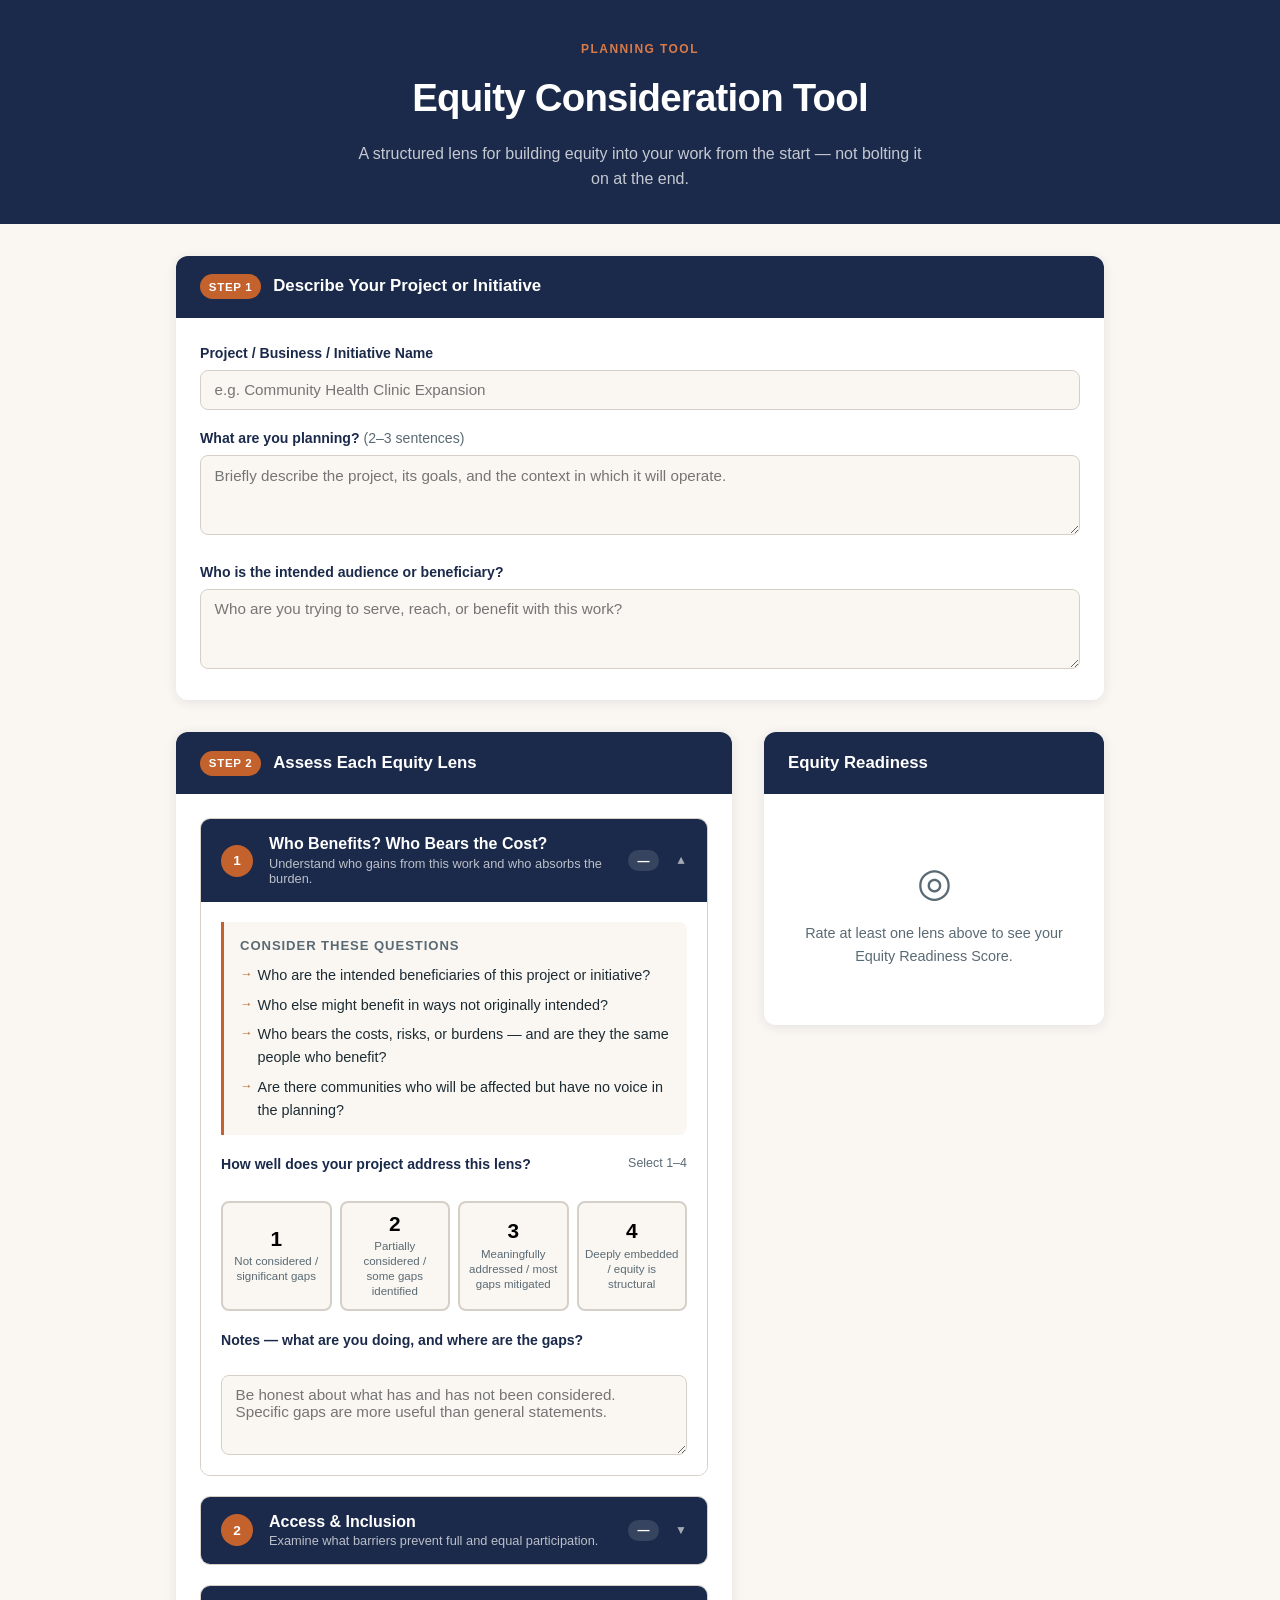
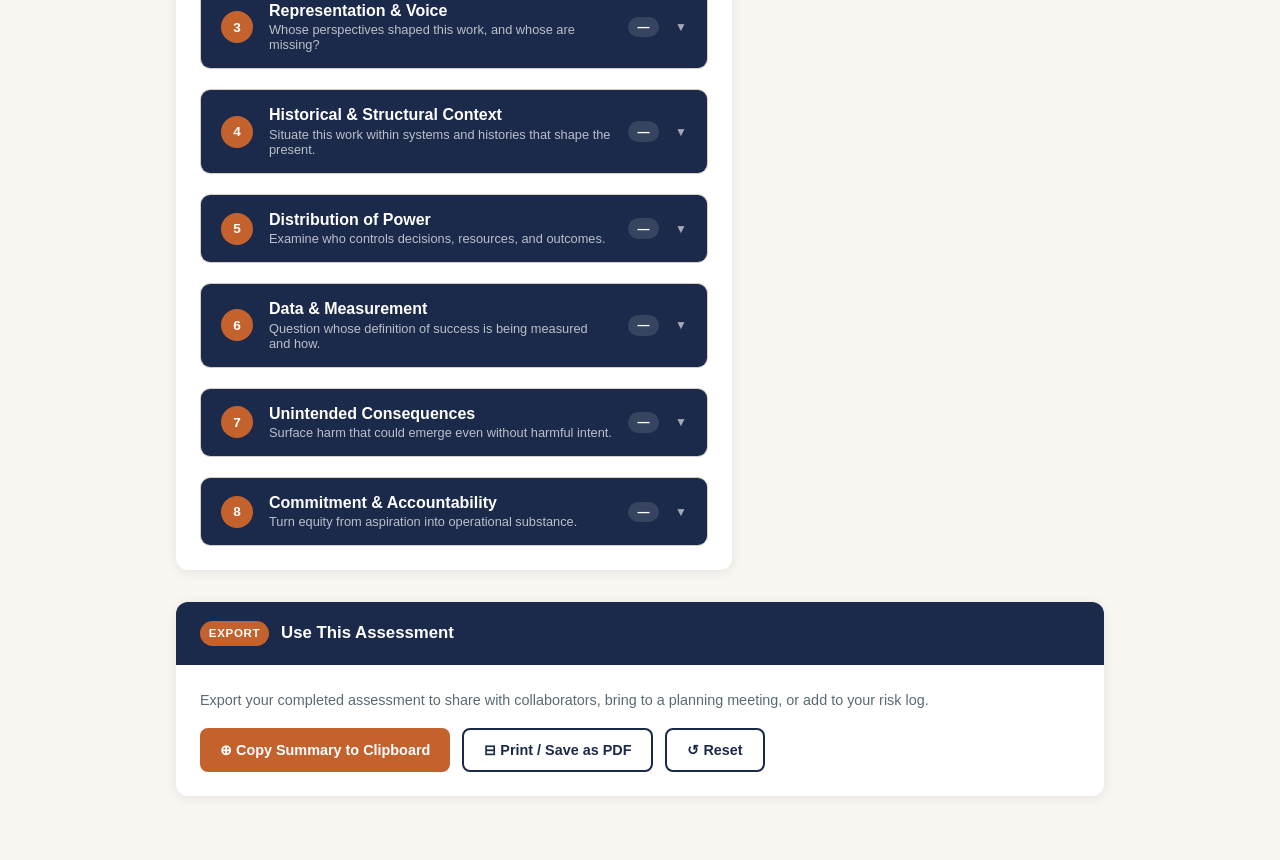
<file: Equity_Consideration_Tool.html>
<!DOCTYPE html>
<html lang="en">
<head>
<meta charset="UTF-8">
<meta name="viewport" content="width=device-width, initial-scale=1.0">
<title>Equity Consideration Tool</title>
<style>
  *, *::before, *::after { box-sizing: border-box; margin: 0; padding: 0; }

  :root {
    --navy:      #1B2A4A;
    --navy-mid:  #243660;
    --navy-lt:   #2E4480;
    --terra:     #C4622D;
    --terra-lt:  #D97A49;
    --terra-bg:  #F5E9DF;
    --cream:     #FAF7F2;
    --white:     #FFFFFF;
    --charcoal:  #1C2B33;
    --mid-gray:  #5A6A74;
    --border:    #D5CFC7;
    --shadow:    rgba(27,42,74,0.10);
    --r1-color:  #C0392B;
    --r2-color:  #D68910;
    --r3-color:  #27AE60;
    --r4-color:  #1A8C4E;
  }

  body {
    font-family: -apple-system, BlinkMacSystemFont, 'Segoe UI', Roboto, Oxygen, sans-serif;
    background: var(--cream);
    color: var(--charcoal);
    line-height: 1.6;
    min-height: 100vh;
  }

  /* ── Header ── */
  header {
    background: var(--navy);
    color: var(--white);
    padding: 2.5rem 1.5rem 2rem;
    text-align: center;
  }
  header .eyebrow {
    font-size: 0.75rem;
    font-weight: 600;
    letter-spacing: 0.12em;
    text-transform: uppercase;
    color: var(--terra-lt);
    margin-bottom: 0.5rem;
  }
  header h1 {
    font-size: clamp(1.6rem, 4vw, 2.4rem);
    font-weight: 700;
    margin-bottom: 0.75rem;
    letter-spacing: -0.02em;
  }
  header p {
    font-size: 1rem;
    color: rgba(255,255,255,0.75);
    max-width: 580px;
    margin: 0 auto;
  }

  /* ── Layout ── */
  .main-wrap {
    max-width: 960px;
    margin: 0 auto;
    padding: 2rem 1rem 4rem;
    display: flex;
    flex-direction: column;
    gap: 2rem;
  }

  /* ── Cards ── */
  .card {
    background: var(--white);
    border-radius: 12px;
    box-shadow: 0 2px 12px var(--shadow);
    overflow: hidden;
  }
  .card-header {
    background: var(--navy);
    color: var(--white);
    padding: 1.1rem 1.5rem;
    display: flex;
    align-items: center;
    gap: 0.75rem;
  }
  .card-header .badge {
    background: var(--terra);
    color: var(--white);
    font-size: 0.72rem;
    font-weight: 700;
    letter-spacing: 0.06em;
    padding: 0.2rem 0.55rem;
    border-radius: 20px;
    text-transform: uppercase;
    white-space: nowrap;
  }
  .card-header h2 {
    font-size: 1.05rem;
    font-weight: 600;
    flex: 1;
  }
  .card-body {
    padding: 1.5rem;
  }

  /* ── Form fields ── */
  label {
    display: block;
    font-size: 0.88rem;
    font-weight: 600;
    color: var(--navy);
    margin-bottom: 0.35rem;
  }
  input[type="text"], textarea, select {
    width: 100%;
    border: 1.5px solid var(--border);
    border-radius: 8px;
    padding: 0.65rem 0.85rem;
    font-size: 0.95rem;
    font-family: inherit;
    color: var(--charcoal);
    background: var(--cream);
    transition: border-color 0.15s, box-shadow 0.15s;
    outline: none;
  }
  input[type="text"]:focus, textarea:focus {
    border-color: var(--navy);
    box-shadow: 0 0 0 3px rgba(27,42,74,0.12);
    background: var(--white);
  }
  textarea { resize: vertical; min-height: 80px; }
  .field-group { display: flex; flex-direction: column; gap: 1.1rem; }
  .field-row { display: grid; grid-template-columns: 1fr 1fr; gap: 1rem; }
  @media (max-width: 560px) { .field-row { grid-template-columns: 1fr; } }

  /* ── Lens sections ── */
  .lens-section {
    border: 1.5px solid var(--border);
    border-radius: 10px;
    overflow: hidden;
    margin-bottom: 1.25rem;
  }
  .lens-section:last-child { margin-bottom: 0; }

  .lens-toggle {
    width: 100%;
    display: flex;
    align-items: center;
    gap: 1rem;
    padding: 1rem 1.25rem;
    background: var(--navy);
    color: var(--white);
    border: none;
    cursor: pointer;
    text-align: left;
    transition: background 0.15s;
  }
  .lens-toggle:hover { background: var(--navy-mid); }
  .lens-toggle .lens-num {
    background: var(--terra);
    color: var(--white);
    width: 2rem;
    height: 2rem;
    border-radius: 50%;
    display: flex;
    align-items: center;
    justify-content: center;
    font-size: 0.85rem;
    font-weight: 700;
    flex-shrink: 0;
  }
  .lens-toggle .lens-title-wrap { flex: 1; }
  .lens-toggle .lens-name {
    font-size: 1rem;
    font-weight: 600;
    display: block;
  }
  .lens-toggle .lens-framing {
    font-size: 0.8rem;
    color: rgba(255,255,255,0.7);
    display: block;
    margin-top: 0.15rem;
  }
  .lens-toggle .lens-score-badge {
    font-size: 0.75rem;
    padding: 0.2rem 0.6rem;
    border-radius: 20px;
    font-weight: 700;
    background: rgba(255,255,255,0.12);
    color: var(--white);
    white-space: nowrap;
    transition: background 0.2s;
  }
  .lens-toggle .chevron {
    font-size: 0.75rem;
    transition: transform 0.2s;
    color: rgba(255,255,255,0.6);
  }
  .lens-toggle.open .chevron { transform: rotate(180deg); }

  .lens-body {
    padding: 1.25rem;
    background: var(--white);
    display: none;
    flex-direction: column;
    gap: 1.1rem;
  }
  .lens-body.open { display: flex; }

  .prompts-box {
    background: var(--cream);
    border-left: 3px solid var(--terra);
    border-radius: 0 8px 8px 0;
    padding: 0.85rem 1rem;
  }
  .prompts-box p {
    font-size: 0.82rem;
    font-weight: 600;
    color: var(--mid-gray);
    text-transform: uppercase;
    letter-spacing: 0.07em;
    margin-bottom: 0.5rem;
  }
  .prompts-box ul {
    list-style: none;
    display: flex;
    flex-direction: column;
    gap: 0.4rem;
  }
  .prompts-box ul li {
    font-size: 0.9rem;
    color: var(--charcoal);
    padding-left: 1.1rem;
    position: relative;
  }
  .prompts-box ul li::before {
    content: '→';
    position: absolute;
    left: 0;
    color: var(--terra);
    font-size: 0.8rem;
  }

  /* ── Rating selector ── */
  .rating-label-row {
    display: flex;
    justify-content: space-between;
    align-items: center;
  }
  .rating-label-row label { margin-bottom: 0; }
  .rating-label-row .rating-hint {
    font-size: 0.78rem;
    color: var(--mid-gray);
  }

  .rating-grid {
    display: grid;
    grid-template-columns: repeat(4, 1fr);
    gap: 0.5rem;
    margin-top: 0.5rem;
  }
  @media (max-width: 420px) { .rating-grid { grid-template-columns: repeat(2, 1fr); } }

  .rating-btn {
    border: 2px solid var(--border);
    background: var(--cream);
    border-radius: 8px;
    padding: 0.65rem 0.4rem;
    cursor: pointer;
    text-align: center;
    transition: all 0.15s;
    font-family: inherit;
  }
  .rating-btn .r-num {
    font-size: 1.3rem;
    font-weight: 700;
    display: block;
    line-height: 1;
    margin-bottom: 0.3rem;
  }
  .rating-btn .r-label {
    font-size: 0.72rem;
    color: var(--mid-gray);
    line-height: 1.3;
    display: block;
  }
  .rating-btn:hover { border-color: var(--navy); }
  .rating-btn.selected[data-val="1"] { border-color: var(--r1-color); background: #FDEDEC; }
  .rating-btn.selected[data-val="1"] .r-num { color: var(--r1-color); }
  .rating-btn.selected[data-val="2"] { border-color: var(--r2-color); background: #FEF9E7; }
  .rating-btn.selected[data-val="2"] .r-num { color: var(--r2-color); }
  .rating-btn.selected[data-val="3"] { border-color: var(--r3-color); background: #EAFAF1; }
  .rating-btn.selected[data-val="3"] .r-num { color: var(--r3-color); }
  .rating-btn.selected[data-val="4"] { border-color: var(--r4-color); background: #D5F5E3; }
  .rating-btn.selected[data-val="4"] .r-num { color: var(--r4-color); }

  /* ── Score panel ── */
  #score-panel {
    position: sticky;
    top: 1rem;
    align-self: flex-start;
  }

  .score-circle-wrap {
    display: flex;
    justify-content: center;
    margin-bottom: 1.25rem;
  }
  .score-circle {
    width: 130px;
    height: 130px;
    border-radius: 50%;
    display: flex;
    flex-direction: column;
    align-items: center;
    justify-content: center;
    border: 6px solid var(--navy);
    background: var(--white);
    transition: border-color 0.4s;
  }
  .score-circle .score-num {
    font-size: 2.6rem;
    font-weight: 800;
    line-height: 1;
    color: var(--navy);
    transition: color 0.4s;
  }
  .score-circle .score-denom {
    font-size: 0.75rem;
    color: var(--mid-gray);
    margin-top: 0.1rem;
  }

  .score-band {
    text-align: center;
    margin-bottom: 1.25rem;
  }
  .score-band .band-name {
    font-size: 1rem;
    font-weight: 700;
    color: var(--navy);
    display: block;
    margin-bottom: 0.3rem;
  }
  .score-band .band-desc {
    font-size: 0.82rem;
    color: var(--mid-gray);
  }

  .score-bar-wrap {
    margin-bottom: 1.5rem;
  }
  .score-bar-track {
    height: 8px;
    background: var(--border);
    border-radius: 4px;
    overflow: hidden;
  }
  .score-bar-fill {
    height: 100%;
    background: var(--terra);
    border-radius: 4px;
    width: 0%;
    transition: width 0.5s ease, background-color 0.4s;
  }

  .highlights {
    display: flex;
    flex-direction: column;
    gap: 0.75rem;
    margin-bottom: 1.5rem;
  }
  .highlight-item {
    background: var(--cream);
    border-radius: 8px;
    padding: 0.75rem 1rem;
  }
  .highlight-item .hi-label {
    font-size: 0.72rem;
    font-weight: 700;
    text-transform: uppercase;
    letter-spacing: 0.07em;
    color: var(--mid-gray);
    margin-bottom: 0.25rem;
  }
  .highlight-item .hi-value {
    font-size: 0.9rem;
    font-weight: 600;
    color: var(--navy);
  }
  .highlight-item.gap .hi-label { color: var(--r1-color); }
  .highlight-item.strong .hi-label { color: var(--r4-color); }

  .action-prompts {
    margin-bottom: 1.5rem;
  }
  .action-prompts h3 {
    font-size: 0.85rem;
    font-weight: 700;
    color: var(--navy);
    text-transform: uppercase;
    letter-spacing: 0.07em;
    margin-bottom: 0.75rem;
  }
  .action-item {
    display: flex;
    gap: 0.75rem;
    margin-bottom: 0.75rem;
    background: var(--terra-bg);
    border-radius: 8px;
    padding: 0.75rem;
  }
  .action-item .action-num {
    background: var(--terra);
    color: var(--white);
    width: 1.5rem;
    height: 1.5rem;
    border-radius: 50%;
    display: flex;
    align-items: center;
    justify-content: center;
    font-size: 0.75rem;
    font-weight: 700;
    flex-shrink: 0;
    margin-top: 0.1rem;
  }
  .action-item p {
    font-size: 0.87rem;
    color: var(--charcoal);
    line-height: 1.45;
  }

  .use-guidance {
    border-top: 1.5px solid var(--border);
    padding-top: 1.25rem;
    margin-top: 0;
  }
  .use-guidance h3 {
    font-size: 0.85rem;
    font-weight: 700;
    color: var(--navy);
    text-transform: uppercase;
    letter-spacing: 0.07em;
    margin-bottom: 0.5rem;
  }
  .use-guidance p {
    font-size: 0.84rem;
    color: var(--mid-gray);
    line-height: 1.5;
  }
  .use-guidance ul {
    margin-top: 0.5rem;
    padding-left: 1.1rem;
  }
  .use-guidance ul li {
    font-size: 0.84rem;
    color: var(--mid-gray);
    margin-bottom: 0.3rem;
  }

  /* ── Lens summary bars ── */
  .lens-bars { display: flex; flex-direction: column; gap: 0.45rem; margin-bottom: 1.25rem; }
  .lens-bar-row { display: flex; align-items: center; gap: 0.5rem; }
  .lens-bar-name { font-size: 0.72rem; color: var(--mid-gray); width: 80px; flex-shrink: 0; white-space: nowrap; overflow: hidden; text-overflow: ellipsis; }
  .lens-bar-track { flex: 1; height: 6px; background: var(--border); border-radius: 3px; overflow: hidden; }
  .lens-bar-fill { height: 100%; border-radius: 3px; background: var(--terra); transition: width 0.4s ease; }
  .lens-bar-val { font-size: 0.72rem; font-weight: 700; color: var(--navy); width: 1.5rem; text-align: right; flex-shrink: 0; }

  /* ── Two column layout ── */
  .two-col {
    display: grid;
    grid-template-columns: 1fr 340px;
    gap: 2rem;
    align-items: start;
  }
  @media (max-width: 760px) {
    .two-col { grid-template-columns: 1fr; }
    #score-panel { position: static; }
  }

  /* ── Buttons ── */
  .btn {
    display: inline-flex;
    align-items: center;
    gap: 0.5rem;
    padding: 0.75rem 1.25rem;
    border-radius: 8px;
    font-size: 0.9rem;
    font-weight: 600;
    font-family: inherit;
    cursor: pointer;
    border: none;
    transition: all 0.15s;
    text-decoration: none;
  }
  .btn-primary {
    background: var(--terra);
    color: var(--white);
  }
  .btn-primary:hover { background: var(--terra-lt); }
  .btn-outline {
    background: transparent;
    color: var(--navy);
    border: 2px solid var(--navy);
  }
  .btn-outline:hover { background: var(--navy); color: var(--white); }
  .btn-row {
    display: flex;
    flex-wrap: wrap;
    gap: 0.75rem;
    margin-top: 1rem;
  }

  /* ── Empty state ── */
  .empty-state {
    text-align: center;
    padding: 2rem 1rem;
    color: var(--mid-gray);
  }
  .empty-state .es-icon { font-size: 2.5rem; margin-bottom: 0.5rem; }
  .empty-state p { font-size: 0.9rem; }

  /* ── Print styles ── */
  @media print {
    header { background: #1B2A4A !important; -webkit-print-color-adjust: exact; print-color-adjust: exact; }
    .btn-row, .lens-toggle .chevron { display: none; }
    .lens-body { display: flex !important; }
    #score-panel { position: static; }
    .two-col { grid-template-columns: 1fr; }
    .lens-toggle { background: #1B2A4A !important; -webkit-print-color-adjust: exact; print-color-adjust: exact; }
    .card-header { background: #1B2A4A !important; -webkit-print-color-adjust: exact; print-color-adjust: exact; }
    body { font-size: 12pt; }
    .card { box-shadow: none; border: 1pt solid #ccc; }
    .rating-btn.selected { border: 2pt solid #333 !important; }
  }

  /* ── Notification ── */
  .notif {
    position: fixed;
    bottom: 1.5rem;
    right: 1.5rem;
    background: var(--navy);
    color: var(--white);
    padding: 0.75rem 1.25rem;
    border-radius: 8px;
    font-size: 0.9rem;
    font-weight: 600;
    z-index: 1000;
    transform: translateY(2rem);
    opacity: 0;
    transition: all 0.25s;
    pointer-events: none;
  }
  .notif.show { transform: translateY(0); opacity: 1; }
</style>
</head>
<body>

<header>
  <p class="eyebrow">Planning Tool</p>
  <h1>Equity Consideration Tool</h1>
  <p>A structured lens for building equity into your work from the start — not bolting it on at the end.</p>
</header>

<div class="main-wrap">

  <!-- ── Input Section ── -->
  <div class="card" id="input-section">
    <div class="card-header">
      <div class="badge">Step 1</div>
      <h2>Describe Your Project or Initiative</h2>
    </div>
    <div class="card-body">
      <div class="field-group">
        <div>
          <label for="proj-name">Project / Business / Initiative Name</label>
          <input type="text" id="proj-name" placeholder="e.g. Community Health Clinic Expansion" />
        </div>
        <div>
          <label for="proj-desc">What are you planning? <span style="font-weight:400;color:var(--mid-gray)">(2–3 sentences)</span></label>
          <textarea id="proj-desc" rows="3" placeholder="Briefly describe the project, its goals, and the context in which it will operate."></textarea>
        </div>
        <div>
          <label for="proj-audience">Who is the intended audience or beneficiary?</label>
          <textarea id="proj-audience" rows="2" placeholder="Who are you trying to serve, reach, or benefit with this work?"></textarea>
        </div>
      </div>
    </div>
  </div>

  <!-- ── Assessment + Score Panel ── -->
  <div class="two-col">

    <!-- Lens Assessment -->
    <div>
      <div class="card">
        <div class="card-header">
          <div class="badge">Step 2</div>
          <h2>Assess Each Equity Lens</h2>
        </div>
        <div class="card-body" id="lenses-container"></div>
      </div>
    </div>

    <!-- Score Panel -->
    <div id="score-panel">
      <div class="card">
        <div class="card-header">
          <h2>Equity Readiness</h2>
        </div>
        <div class="card-body" id="score-body">
          <div class="empty-state">
            <div class="es-icon">◎</div>
            <p>Rate at least one lens above to see your Equity Readiness Score.</p>
          </div>
        </div>
      </div>
    </div>

  </div>

  <!-- ── Export / Actions ── -->
  <div class="card" id="export-section">
    <div class="card-header">
      <div class="badge">Export</div>
      <h2>Use This Assessment</h2>
    </div>
    <div class="card-body">
      <p style="font-size:0.9rem;color:var(--mid-gray);margin-bottom:0.25rem;">Export your completed assessment to share with collaborators, bring to a planning meeting, or add to your risk log.</p>
      <div class="btn-row">
        <button class="btn btn-primary" onclick="copyReport()">⊕ Copy Summary to Clipboard</button>
        <button class="btn btn-outline" onclick="window.print()">⊟ Print / Save as PDF</button>
        <button class="btn btn-outline" onclick="clearAll()">↺ Reset</button>
      </div>
    </div>
  </div>

</div>

<div class="notif" id="notif"></div>

<script>
// ── Data ──────────────────────────────────────────────────────────────────

const LENSES = [
  {
    id: 'benefits',
    name: 'Who Benefits? Who Bears the Cost?',
    framing: 'Understand who gains from this work and who absorbs the burden.',
    prompts: [
      'Who are the intended beneficiaries of this project or initiative?',
      'Who else might benefit in ways not originally intended?',
      'Who bears the costs, risks, or burdens — and are they the same people who benefit?',
      'Are there communities who will be affected but have no voice in the planning?'
    ]
  },
  {
    id: 'access',
    name: 'Access & Inclusion',
    framing: 'Examine what barriers prevent full and equal participation.',
    prompts: [
      'Who might be excluded from participating, accessing, or benefiting?',
      'What barriers exist — economic, geographic, linguistic, cultural, physical, digital?',
      'What would full access look like, and what is the gap between that and the current design?'
    ]
  },
  {
    id: 'representation',
    name: 'Representation & Voice',
    framing: 'Whose perspectives shaped this work, and whose are missing?',
    prompts: [
      'Who has been involved in designing this? Who has not?',
      'Whose expertise, experience, and perspective is centered? Whose is missing?',
      'Are the people most affected by this decision involved in making it?'
    ]
  },
  {
    id: 'history',
    name: 'Historical & Structural Context',
    framing: 'Situate this work within systems and histories that shape the present.',
    prompts: [
      'Does this project interact with communities that have experienced historical harm, exclusion, or disinvestment?',
      'Does it build on — or risk reinforcing — existing systems of inequality (housing, education, healthcare, wealth, criminal justice)?',
      'What context would someone from a marginalized community bring that planners might not see?'
    ]
  },
  {
    id: 'power',
    name: 'Distribution of Power',
    framing: 'Examine who controls decisions, resources, and outcomes.',
    prompts: [
      'Who controls the resources, decisions, and outcomes of this project?',
      'Are there ways power could be more distributed — shared governance, participatory budgeting, co-ownership?',
      'Who has the power to exit or opt out if things go wrong? Who does not?'
    ]
  },
  {
    id: 'data',
    name: 'Data & Measurement',
    framing: 'Question whose definition of success is being measured and how.',
    prompts: [
      'How will success be measured, and whose definition of success is being used?',
      'Will data be collected that can track disparate outcomes across different groups?',
      'Are there ways the metrics themselves could obscure inequity — for example, averaging over a population that masks gaps?'
    ]
  },
  {
    id: 'consequences',
    name: 'Unintended Consequences',
    framing: 'Surface harm that could emerge even without harmful intent.',
    prompts: [
      'What could go wrong specifically for vulnerable or marginalized groups?',
      'Could this displace, harm, or crowd out communities even if that is not the intent?',
      'Who should be consulted before launch to surface blind spots?'
    ]
  },
  {
    id: 'accountability',
    name: 'Commitment & Accountability',
    framing: 'Turn equity from aspiration into operational substance.',
    prompts: [
      'What specific, concrete equity commitments are being made — not aspirations, but actions?',
      'Who is accountable for those commitments, and how will they be tracked?',
      'Is equity a stated value without operational substance, or is it built into governance, budgets, and decisions?'
    ]
  }
];

const RATINGS = [
  { val: 1, label: 'Not considered / significant gaps' },
  { val: 2, label: 'Partially considered / some gaps identified' },
  { val: 3, label: 'Meaningfully addressed / most gaps mitigated' },
  { val: 4, label: 'Deeply embedded / equity is structural' }
];

// Per-lens action suggestions (used when a lens scores low)
const ACTIONS = {
  benefits: [
    'Map all affected stakeholder groups — not just the intended beneficiaries — and explicitly document who bears the burdens.',
    'Hold a structured listening session with affected communities who currently have no voice in planning.',
    'Create a simple cost-benefit matrix that disaggregates outcomes by community group.'
  ],
  access: [
    'Conduct an access audit: walk through each touchpoint and ask "who cannot get here from here?"',
    'Identify the three most significant barriers (cost, language, geography, digital) and build removal strategies into the project budget.',
    'Set a specific access target: what percentage of the intended beneficiaries can realistically reach this program as currently designed?'
  ],
  representation: [
    'Formally bring in at least two community advisors from the most affected populations — with paid stipends, not just honorary inclusion.',
    'Audit your design team: identify whose voices drove decisions and whose perspectives are structurally absent.',
    'Build a participatory review checkpoint into the timeline before any public launch.'
  ],
  history: [
    'Research the specific history of this community with similar programs, policies, or institutions — and share that research with your team.',
    'Invite a community historian or cultural competency advisor to brief your planning team.',
    'Document explicitly how your project is designed to avoid repeating known patterns of harm.'
  ],
  power: [
    'Identify the three key decisions in this project and ask who currently controls each — then design for redistribution.',
    'Explore a shared governance model: an advisory board, co-design process, or participatory budgeting element.',
    'Create a documented exit protocol: what happens to community members if this program ends or changes?'
  ],
  data: [
    'Define success metrics that reflect the priorities of affected communities — not just program operators.',
    'Commit to disaggregating all outcome data by relevant demographic and geographic variables.',
    'Establish a data review process that includes community stakeholders, not just internal evaluators.'
  ],
  consequences: [
    'Commission a rapid displacement or harm assessment focused on the most vulnerable groups in the project\'s scope.',
    'Create a formal pre-launch consultation: bring draft plans to community members for honest critique before commitments are made.',
    'Build a feedback and course-correction mechanism into the first phase of rollout.'
  ],
  accountability: [
    'Turn your equity goals into specific, time-bound commitments with named owners and quarterly check-ins.',
    'Add an equity accountability item to your regular governance agenda — not as a separate workstream, but embedded in core decision-making.',
    'Publish your equity commitments externally and create a mechanism for community stakeholders to hold you to them.'
  ]
};

// ── State ────────────────────────────────────────────────────────────────
const state = {};
LENSES.forEach(l => { state[l.id] = { rating: null, notes: '' }; });

// ── Render Lenses ─────────────────────────────────────────────────────────
function buildLenses() {
  const container = document.getElementById('lenses-container');
  container.innerHTML = '';

  LENSES.forEach((lens, idx) => {
    const section = document.createElement('div');
    section.className = 'lens-section';
    section.id = 'lens-' + lens.id;

    // Toggle button
    const toggle = document.createElement('button');
    toggle.className = 'lens-toggle' + (idx === 0 ? ' open' : '');
    toggle.setAttribute('aria-expanded', idx === 0 ? 'true' : 'false');
    toggle.innerHTML = `
      <span class="lens-num">${idx + 1}</span>
      <span class="lens-title-wrap">
        <span class="lens-name">${lens.name}</span>
        <span class="lens-framing">${lens.framing}</span>
      </span>
      <span class="lens-score-badge" id="badge-${lens.id}">—</span>
      <span class="chevron">▼</span>
    `;
    toggle.addEventListener('click', () => {
      const isOpen = body.classList.contains('open');
      body.classList.toggle('open', !isOpen);
      toggle.classList.toggle('open', !isOpen);
      toggle.setAttribute('aria-expanded', String(!isOpen));
    });

    // Body
    const body = document.createElement('div');
    body.className = 'lens-body' + (idx === 0 ? ' open' : '');

    // Prompts
    const promptBox = document.createElement('div');
    promptBox.className = 'prompts-box';
    promptBox.innerHTML = `<p>Consider these questions</p><ul>${lens.prompts.map(p => `<li>${p}</li>`).join('')}</ul>`;
    body.appendChild(promptBox);

    // Rating label
    const ratingLabelRow = document.createElement('div');
    ratingLabelRow.className = 'rating-label-row';
    ratingLabelRow.innerHTML = `
      <label>How well does your project address this lens?</label>
      <span class="rating-hint">Select 1–4</span>
    `;
    body.appendChild(ratingLabelRow);

    // Rating grid
    const rGrid = document.createElement('div');
    rGrid.className = 'rating-grid';
    RATINGS.forEach(r => {
      const btn = document.createElement('button');
      btn.className = 'rating-btn';
      btn.dataset.val = r.val;
      btn.dataset.lens = lens.id;
      btn.innerHTML = `<span class="r-num">${r.val}</span><span class="r-label">${r.label}</span>`;
      btn.addEventListener('click', () => selectRating(lens.id, r.val));
      rGrid.appendChild(btn);
    });
    body.appendChild(rGrid);

    // Notes
    const notesLabel = document.createElement('label');
    notesLabel.setAttribute('for', 'notes-' + lens.id);
    notesLabel.textContent = 'Notes — what are you doing, and where are the gaps?';
    body.appendChild(notesLabel);

    const notesArea = document.createElement('textarea');
    notesArea.id = 'notes-' + lens.id;
    notesArea.rows = 3;
    notesArea.placeholder = 'Be honest about what has and has not been considered. Specific gaps are more useful than general statements.';
    notesArea.addEventListener('input', () => { state[lens.id].notes = notesArea.value; });
    body.appendChild(notesArea);

    section.appendChild(toggle);
    section.appendChild(body);
    container.appendChild(section);
  });
}

function selectRating(lensId, val) {
  state[lensId].rating = val;

  // Update buttons
  const btns = document.querySelectorAll(`.rating-btn[data-lens="${lensId}"]`);
  btns.forEach(b => {
    b.classList.toggle('selected', parseInt(b.dataset.val) === val);
  });

  // Update badge
  const badge = document.getElementById('badge-' + lensId);
  if (badge) {
    badge.textContent = val + '/4';
    const colors = { 1: '#C0392B', 2: '#D68910', 3: '#27AE60', 4: '#1A8C4E' };
    badge.style.background = colors[val] || '';
    badge.style.color = '#fff';
  }

  updateScorePanel();
}

// ── Score Panel ───────────────────────────────────────────────────────────
function updateScorePanel() {
  const rated = LENSES.filter(l => state[l.id].rating !== null);
  const scoreBody = document.getElementById('score-body');

  if (rated.length === 0) {
    scoreBody.innerHTML = `<div class="empty-state"><div class="es-icon">◎</div><p>Rate at least one lens above to see your Equity Readiness Score.</p></div>`;
    return;
  }

  const avg = rated.reduce((sum, l) => sum + state[l.id].rating, 0) / rated.length;
  const score = Math.round((avg / 4) * 100);

  // Band
  let bandName, bandDesc, barColor;
  if (score >= 85) {
    bandName = 'Equity-Centered';
    bandDesc = 'Equity is structurally embedded in the work.';
    barColor = '#1A8C4E';
  } else if (score >= 65) {
    bandName = 'Equity-Aware';
    bandDesc = 'Meaningful consideration with identified gaps.';
    barColor = '#27AE60';
  } else if (score >= 45) {
    bandName = 'Equity-Emerging';
    bandDesc = 'Early attention, but significant blind spots remain.';
    barColor = '#D68910';
  } else {
    bandName = 'Equity-Absent';
    bandDesc = 'Significant risk of reinforcing or creating harm.';
    barColor = '#C0392B';
  }

  // Strongest + biggest gap (from rated lenses)
  const sortedRated = [...rated].sort((a, b) => state[b.id].rating - state[a.id].rating);
  const strongest = sortedRated[0];
  const weakest = sortedRated[sortedRated.length - 1];

  // Action prompts: 3 lowest-rated lenses
  const lowestLenses = [...rated].sort((a, b) => state[a.id].rating - state[b.id].rating).slice(0, 3);

  // Lens bars
  const barsHtml = LENSES.map(l => {
    const r = state[l.id].rating;
    const pct = r ? (r / 4) * 100 : 0;
    const shortName = l.name.length > 20 ? l.name.slice(0, 19) + '…' : l.name;
    return `
      <div class="lens-bar-row">
        <span class="lens-bar-name" title="${l.name}">${shortName}</span>
        <div class="lens-bar-track"><div class="lens-bar-fill" style="width:${pct}%;background:${r ? barColor : 'var(--border)'};"></div></div>
        <span class="lens-bar-val">${r !== null ? r : '—'}</span>
      </div>`;
  }).join('');

  // Action items
  const actionItems = lowestLenses.map((l, i) => {
    const actionPool = ACTIONS[l.id];
    const action = actionPool[Math.min(state[l.id].rating - 1, actionPool.length - 1)] || actionPool[0];
    return `
      <div class="action-item">
        <span class="action-num">${i + 1}</span>
        <p><strong>${l.name}:</strong> ${action}</p>
      </div>`;
  }).join('');

  scoreBody.innerHTML = `
    <div class="score-circle-wrap">
      <div class="score-circle" style="border-color:${barColor};">
        <span class="score-num" style="color:${barColor};">${score}</span>
        <span class="score-denom">out of 100</span>
      </div>
    </div>

    <div class="score-band">
      <span class="band-name" style="color:${barColor};">${bandName}</span>
      <span class="band-desc">${bandDesc}</span>
    </div>

    <div class="score-bar-wrap">
      <div class="score-bar-track">
        <div class="score-bar-fill" style="width:${score}%;background:${barColor};"></div>
      </div>
    </div>

    <div class="lens-bars">${barsHtml}</div>

    ${rated.length > 1 ? `
    <div class="highlights">
      <div class="highlight-item strong">
        <div class="hi-label">✦ Strongest Lens</div>
        <div class="hi-value">${strongest.name} (${state[strongest.id].rating}/4)</div>
      </div>
      <div class="highlight-item gap">
        <div class="hi-label">⚑ Biggest Gap</div>
        <div class="hi-value">${weakest.name} (${state[weakest.id].rating}/4)</div>
      </div>
    </div>` : ''}

    <div class="action-prompts">
      <h3>Suggested Next Steps</h3>
      ${actionItems}
    </div>

    <div class="use-guidance">
      <h3>What to Do With This</h3>
      <p>This assessment is a starting point, not a verdict. Here's how to put it to work:</p>
      <ul>
        <li>Share the full summary with your core team and discuss the gaps honestly.</li>
        <li>Bring the lowest-scoring lenses to a community advisory board or trusted critic.</li>
        <li>Add identified gaps to your project risk log with owners and timelines.</li>
        <li>Revisit this assessment at each major project milestone.</li>
        <li>Use the action steps above as agenda items, not aspirational notes.</li>
      </ul>
    </div>
  `;
}

// ── Copy Report ───────────────────────────────────────────────────────────
function copyReport() {
  const name = document.getElementById('proj-name').value.trim() || 'Unnamed Project';
  const desc = document.getElementById('proj-desc').value.trim();
  const audience = document.getElementById('proj-audience').value.trim();

  const rated = LENSES.filter(l => state[l.id].rating !== null);
  if (rated.length === 0) {
    showNotif('Rate at least one lens first.');
    return;
  }

  const avg = rated.reduce((sum, l) => sum + state[l.id].rating, 0) / rated.length;
  const score = Math.round((avg / 4) * 100);
  const date = new Date().toLocaleDateString('en-US', { year: 'numeric', month: 'long', day: 'numeric' });

  let band;
  if (score >= 85) band = 'Equity-Centered';
  else if (score >= 65) band = 'Equity-Aware';
  else if (score >= 45) band = 'Equity-Emerging';
  else band = 'Equity-Absent';

  let text = `EQUITY CONSIDERATION ASSESSMENT\n`;
  text += `${'═'.repeat(50)}\n`;
  text += `Project: ${name}\n`;
  text += `Date: ${date}\n`;
  text += `Equity Readiness Score: ${score}/100 — ${band}\n\n`;

  if (desc) text += `DESCRIPTION\n${desc}\n\n`;
  if (audience) text += `INTENDED BENEFICIARIES\n${audience}\n\n`;

  text += `LENS RATINGS\n${'─'.repeat(40)}\n`;
  LENSES.forEach((lens, i) => {
    const r = state[lens.id].rating;
    const rLabel = r ? RATINGS.find(x => x.val === r).label : 'Not rated';
    text += `\n${i + 1}. ${lens.name}\n`;
    text += `   Rating: ${r ? r + '/4' : '—'} — ${rLabel}\n`;
    if (state[lens.id].notes.trim()) {
      text += `   Notes: ${state[lens.id].notes.trim()}\n`;
    }
  });

  const lowestLenses = [...rated].sort((a, b) => state[a.id].rating - state[b.id].rating).slice(0, 3);
  if (lowestLenses.length > 0) {
    text += `\nSUGGESTED NEXT STEPS\n${'─'.repeat(40)}\n`;
    lowestLenses.forEach((l, i) => {
      const actionPool = ACTIONS[l.id];
      const action = actionPool[Math.min(state[l.id].rating - 1, actionPool.length - 1)] || actionPool[0];
      text += `\n${i + 1}. [${l.name}] ${action}\n`;
    });
  }

  text += `\n${'─'.repeat(40)}\nGenerated by Equity Consideration Tool\n`;

  navigator.clipboard.writeText(text).then(() => {
    showNotif('Summary copied to clipboard!');
  }).catch(() => {
    // fallback
    const ta = document.createElement('textarea');
    ta.value = text;
    ta.style.position = 'fixed';
    ta.style.opacity = '0';
    document.body.appendChild(ta);
    ta.select();
    document.execCommand('copy');
    document.body.removeChild(ta);
    showNotif('Summary copied!');
  });
}

// ── Clear ─────────────────────────────────────────────────────────────────
function clearAll() {
  if (!confirm('Reset all ratings and notes? This cannot be undone.')) return;
  document.getElementById('proj-name').value = '';
  document.getElementById('proj-desc').value = '';
  document.getElementById('proj-audience').value = '';

  LENSES.forEach(l => {
    state[l.id] = { rating: null, notes: '' };
    const badge = document.getElementById('badge-' + l.id);
    if (badge) { badge.textContent = '—'; badge.style.background = ''; badge.style.color = ''; }
    const btns = document.querySelectorAll(`.rating-btn[data-lens="${l.id}"]`);
    btns.forEach(b => b.classList.remove('selected'));
    const ta = document.getElementById('notes-' + l.id);
    if (ta) ta.value = '';
  });

  updateScorePanel();
  showNotif('Assessment reset.');
}

// ── Notif ─────────────────────────────────────────────────────────────────
function showNotif(msg) {
  const n = document.getElementById('notif');
  n.textContent = msg;
  n.classList.add('show');
  setTimeout(() => n.classList.remove('show'), 2800);
}

// ── Init ──────────────────────────────────────────────────────────────────
buildLenses();
</script>
</body>
</html>
</file>
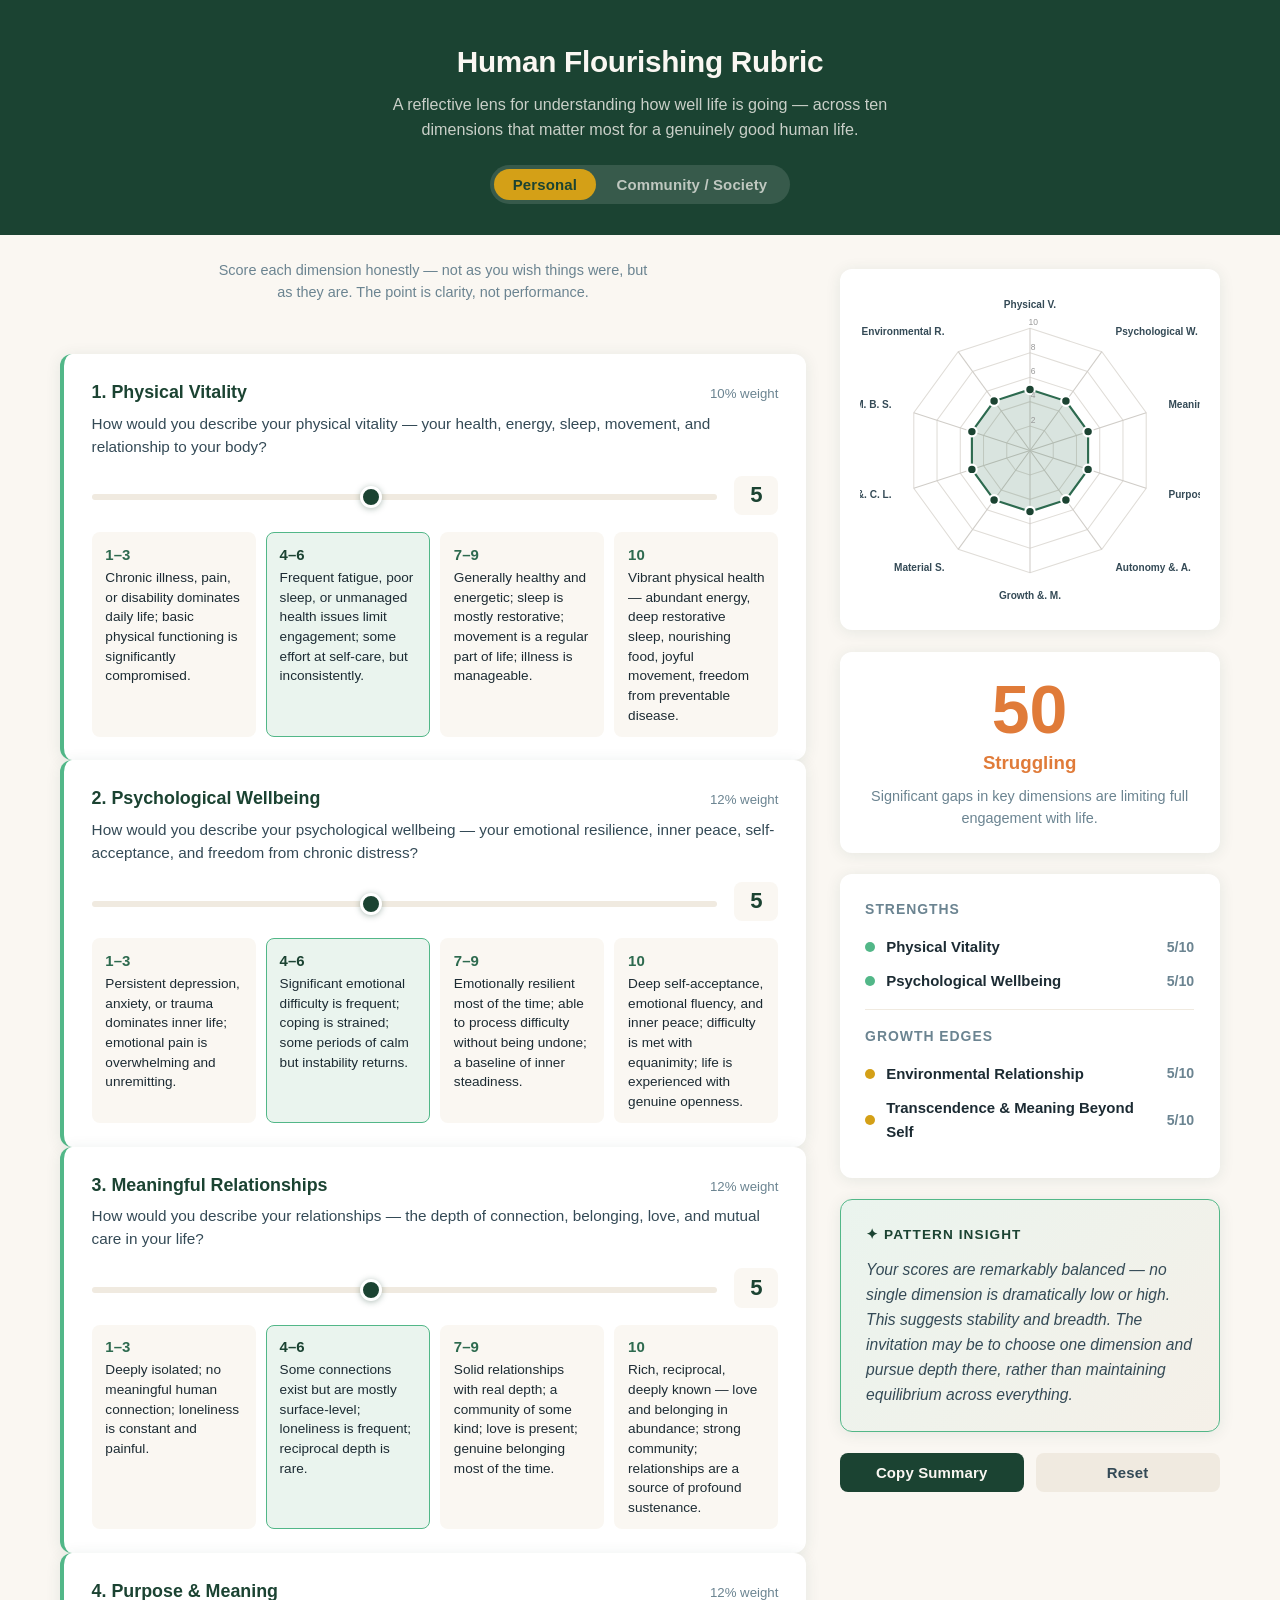
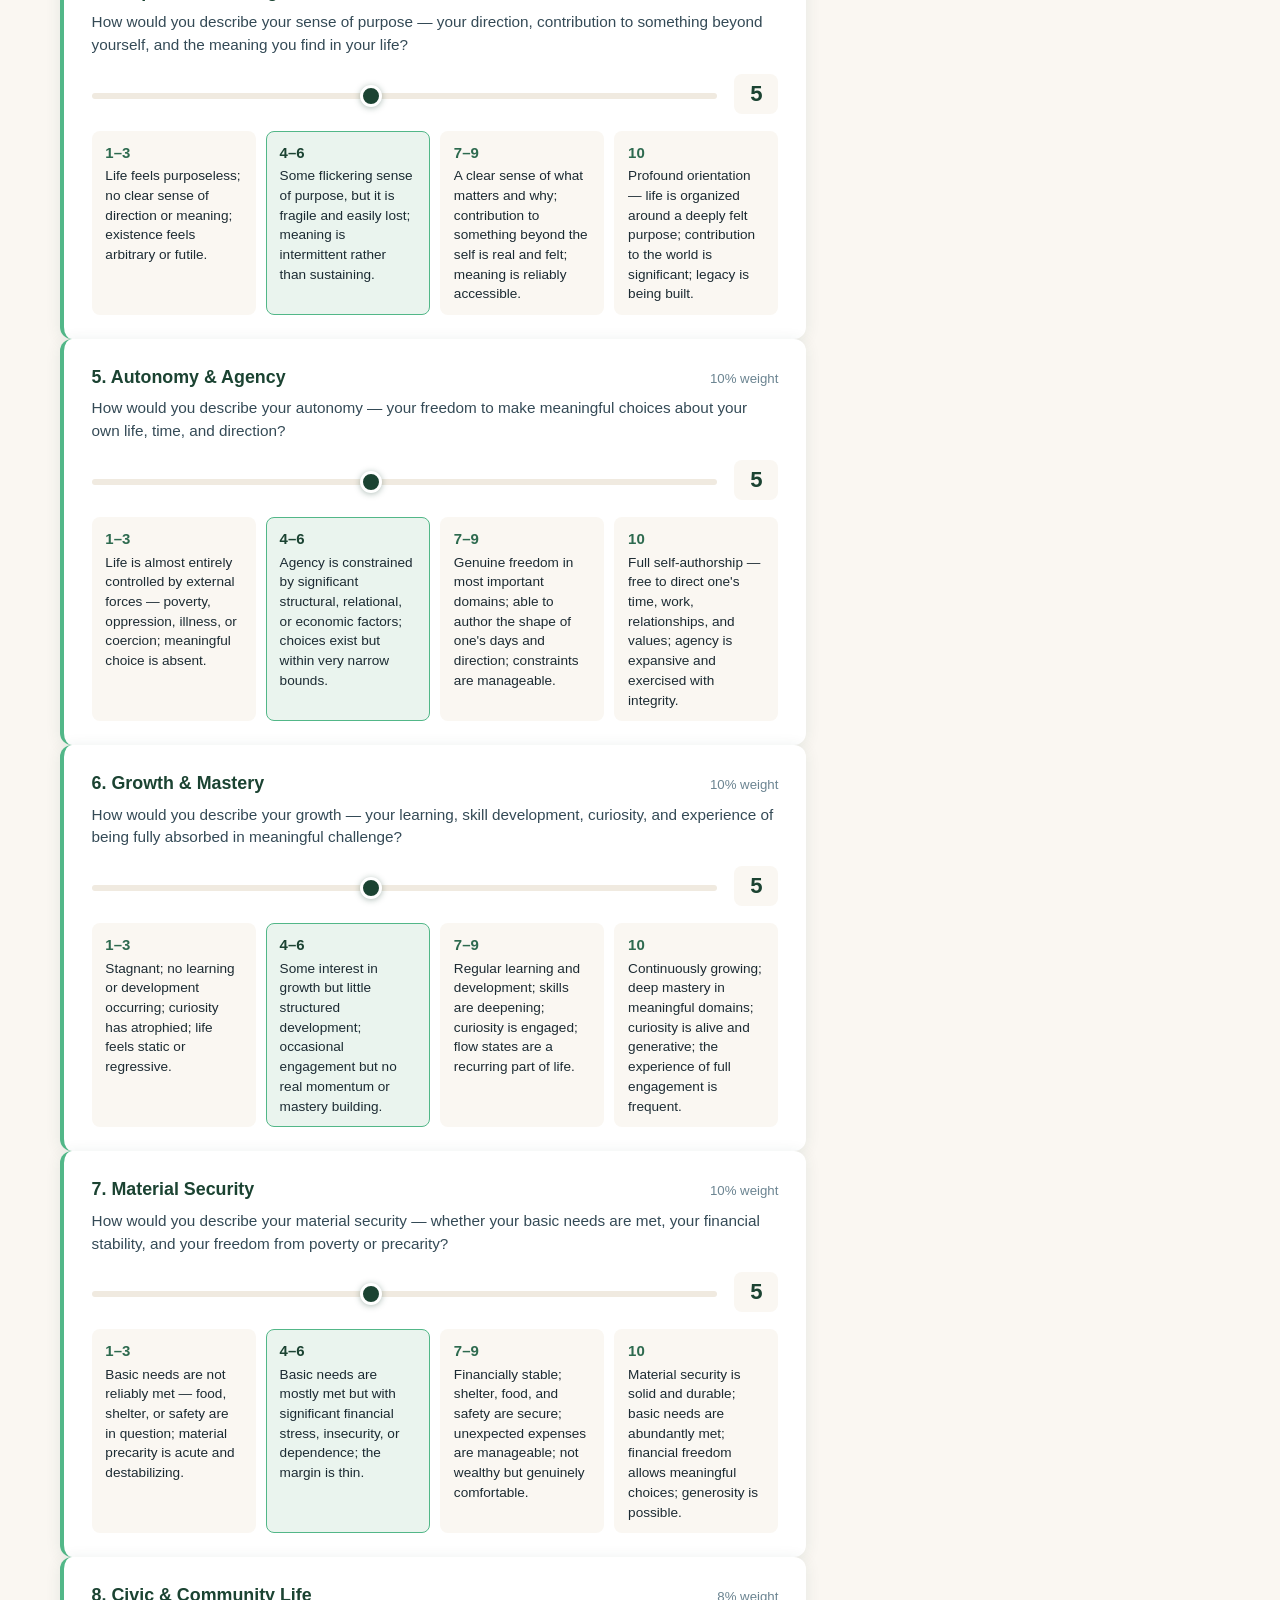
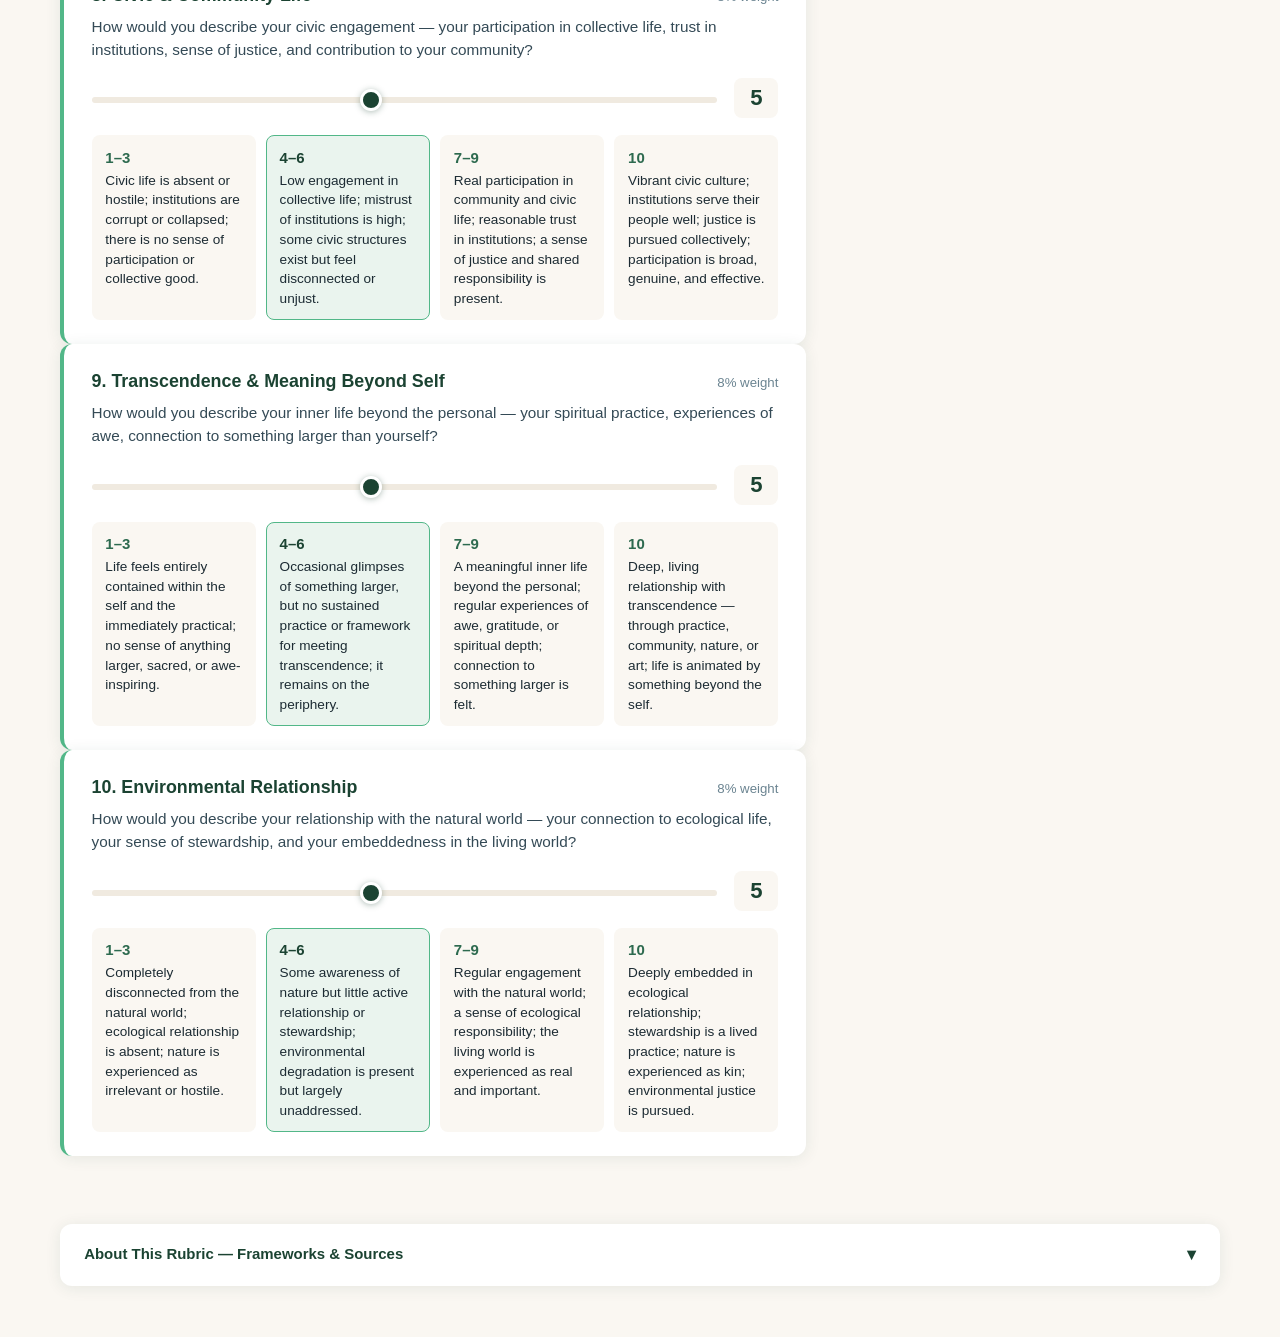
<file: Human_Flourishing_Rubric.html>
<!DOCTYPE html>
<html lang="en">
<head>
  <meta charset="UTF-8" />
  <meta name="viewport" content="width=device-width, initial-scale=1.0" />
  <title>Human Flourishing Rubric</title>
  <style>
    *, *::before, *::after { box-sizing: border-box; margin: 0; padding: 0; }

    :root {
      --green:   #1B4332;
      --green-mid: #2D6A4F;
      --green-light: #52B788;
      --gold:    #D4A017;
      --gold-light: #F0C040;
      --cream:   #FAF7F2;
      --cream-dark: #F0EAE0;
      --charcoal: #1C2B33;
      --charcoal-soft: #344A56;
      --muted:   #6B8491;
      --white:   #FFFFFF;
      --radius:  12px;
      --shadow:  0 2px 16px rgba(27,67,50,0.09);
      --band-flourishing: #2D6A4F;
      --band-thriving:    #52B788;
      --band-stable:      #D4A017;
      --band-struggling:  #E07B39;
      --band-crisis:      #C0392B;
    }

    html { font-size: 17px; scroll-behavior: smooth; }

    body {
      background: var(--cream);
      color: var(--charcoal);
      font-family: -apple-system, BlinkMacSystemFont, "Segoe UI", Roboto, Helvetica, Arial, sans-serif;
      line-height: 1.65;
      min-height: 100vh;
    }

    /* ── HEADER ─────────────────────────────────────────── */
    header {
      background: var(--green);
      color: var(--cream);
      padding: 2.2rem 1.5rem 1.8rem;
      text-align: center;
    }
    header h1 {
      font-size: 1.75rem;
      font-weight: 700;
      letter-spacing: -0.01em;
      margin-bottom: 0.35rem;
    }
    header p.subtitle {
      font-size: 0.95rem;
      opacity: 0.78;
      max-width: 56ch;
      margin: 0 auto 1.4rem;
      line-height: 1.5;
    }

    /* ── MODE TOGGLE ─────────────────────────────────────── */
    .mode-toggle {
      display: inline-flex;
      background: rgba(255,255,255,0.12);
      border-radius: 999px;
      padding: 4px;
      gap: 2px;
    }
    .mode-toggle button {
      border: none;
      background: transparent;
      color: rgba(250,247,242,0.7);
      font-size: 0.88rem;
      font-weight: 600;
      padding: 0.42rem 1.1rem;
      border-radius: 999px;
      cursor: pointer;
      transition: background 0.2s, color 0.2s;
      letter-spacing: 0.01em;
    }
    .mode-toggle button.active {
      background: var(--gold);
      color: var(--green);
    }

    /* ── MAIN LAYOUT ─────────────────────────────────────── */
    main {
      max-width: 1200px;
      margin: 0 auto;
      padding: 2rem 1.2rem 4rem;
      display: grid;
      grid-template-columns: 1fr 380px;
      gap: 2rem;
      align-items: start;
    }

    @media (max-width: 860px) {
      main { grid-template-columns: 1fr; }
    }

    /* ── DIMENSIONS PANEL ────────────────────────────────── */
    .dimensions-panel { display: flex; flex-direction: column; gap: 1.5rem; }

    .section-label {
      font-size: 0.8rem;
      font-weight: 700;
      letter-spacing: 0.1em;
      text-transform: uppercase;
      color: var(--muted);
      margin-bottom: 0.5rem;
    }

    .dim-card {
      background: var(--white);
      border-radius: var(--radius);
      box-shadow: var(--shadow);
      padding: 1.4rem 1.6rem;
      border-left: 4px solid var(--green-light);
      transition: border-color 0.3s;
    }
    .dim-card:hover { border-left-color: var(--gold); }

    .dim-header {
      display: flex;
      justify-content: space-between;
      align-items: baseline;
      margin-bottom: 0.3rem;
      gap: 1rem;
    }
    .dim-name {
      font-size: 1.05rem;
      font-weight: 700;
      color: var(--green);
    }
    .dim-weight {
      font-size: 0.78rem;
      color: var(--muted);
      white-space: nowrap;
    }

    .dim-prompt {
      font-size: 0.9rem;
      color: var(--charcoal-soft);
      margin-bottom: 1rem;
      line-height: 1.5;
    }

    /* slider */
    .slider-row {
      display: flex;
      align-items: center;
      gap: 1rem;
      margin-bottom: 1rem;
    }
    .slider-wrap { flex: 1; position: relative; }
    input[type="range"] {
      -webkit-appearance: none;
      appearance: none;
      width: 100%;
      height: 6px;
      border-radius: 3px;
      background: var(--cream-dark);
      outline: none;
      cursor: pointer;
    }
    input[type="range"]::-webkit-slider-thumb {
      -webkit-appearance: none;
      appearance: none;
      width: 22px;
      height: 22px;
      border-radius: 50%;
      background: var(--green);
      border: 3px solid var(--white);
      box-shadow: 0 1px 6px rgba(27,67,50,0.35);
      cursor: pointer;
      transition: background 0.2s;
    }
    input[type="range"]::-moz-range-thumb {
      width: 22px;
      height: 22px;
      border-radius: 50%;
      background: var(--green);
      border: 3px solid var(--white);
      box-shadow: 0 1px 6px rgba(27,67,50,0.35);
      cursor: pointer;
    }
    .score-badge {
      min-width: 2.6rem;
      text-align: center;
      font-size: 1.3rem;
      font-weight: 800;
      color: var(--green);
      background: var(--cream);
      border-radius: 8px;
      padding: 0.1rem 0.4rem;
    }

    /* descriptors */
    .descriptors {
      display: grid;
      grid-template-columns: repeat(4, 1fr);
      gap: 0.6rem;
    }
    @media (max-width: 600px) {
      .descriptors { grid-template-columns: 1fr 1fr; }
    }
    .desc-item {
      background: var(--cream);
      border-radius: 8px;
      padding: 0.6rem 0.75rem;
      font-size: 0.8rem;
      line-height: 1.45;
      border: 1.5px solid transparent;
      transition: border-color 0.25s, background 0.25s;
    }
    .desc-item .desc-score {
      font-weight: 800;
      font-size: 0.88rem;
      color: var(--green-mid);
      display: block;
      margin-bottom: 0.15rem;
    }
    .desc-item.active {
      border-color: var(--green-light);
      background: #EAF4EE;
    }
    .desc-item.active .desc-score { color: var(--green); }

    /* ── RESULTS PANEL ───────────────────────────────────── */
    .results-panel {
      position: sticky;
      top: 1.5rem;
      display: flex;
      flex-direction: column;
      gap: 1.25rem;
    }

    @media (max-width: 860px) {
      .results-panel { position: static; }
    }

    .card {
      background: var(--white);
      border-radius: var(--radius);
      box-shadow: var(--shadow);
      padding: 1.4rem 1.5rem;
    }

    /* radar chart */
    .radar-card { padding: 1.2rem 1rem 0.8rem; text-align: center; }
    #radarChart { width: 100%; max-width: 340px; }

    /* total score */
    .score-card { text-align: center; }
    .total-score-number {
      font-size: 4rem;
      font-weight: 900;
      line-height: 1;
      color: var(--green);
      transition: color 0.4s;
    }
    .score-band-label {
      font-size: 1.1rem;
      font-weight: 700;
      margin-top: 0.3rem;
      color: var(--green);
      transition: color 0.4s;
    }
    .score-band-desc {
      font-size: 0.85rem;
      color: var(--muted);
      margin-top: 0.4rem;
      line-height: 1.5;
    }

    /* strengths / growth */
    .highlights-card h3 {
      font-size: 0.82rem;
      font-weight: 700;
      letter-spacing: 0.07em;
      text-transform: uppercase;
      color: var(--muted);
      margin-bottom: 0.8rem;
    }
    .highlight-row {
      display: flex;
      align-items: center;
      gap: 0.65rem;
      margin-bottom: 0.55rem;
      font-size: 0.88rem;
    }
    .highlight-dot {
      width: 10px; height: 10px;
      border-radius: 50%;
      flex-shrink: 0;
    }
    .dot-strength { background: var(--green-light); }
    .dot-growth   { background: var(--gold); }
    .highlight-name { font-weight: 600; color: var(--charcoal); }
    .highlight-score { margin-left: auto; font-weight: 700; color: var(--muted); font-size: 0.83rem; }

    .divider { height: 1px; background: var(--cream-dark); margin: 0.9rem 0; }

    /* insight */
    .insight-card { background: linear-gradient(135deg, #EAF4EE 0%, #F5F0E8 100%); border: 1.5px solid var(--green-light); }
    .insight-card h3 {
      font-size: 0.8rem;
      font-weight: 700;
      letter-spacing: 0.08em;
      text-transform: uppercase;
      color: var(--green);
      margin-bottom: 0.6rem;
    }
    #insightText {
      font-size: 0.92rem;
      color: var(--charcoal-soft);
      line-height: 1.6;
      font-style: italic;
    }

    /* action buttons */
    .actions { display: flex; gap: 0.7rem; }
    .btn {
      flex: 1;
      border: none;
      border-radius: 8px;
      padding: 0.65rem 0.8rem;
      font-size: 0.88rem;
      font-weight: 600;
      cursor: pointer;
      transition: opacity 0.15s, transform 0.1s;
      letter-spacing: 0.01em;
    }
    .btn:hover { opacity: 0.88; }
    .btn:active { transform: scale(0.97); }
    .btn-primary { background: var(--green); color: var(--cream); }
    .btn-secondary { background: var(--cream-dark); color: var(--charcoal-soft); }

    /* ── ABOUT SECTION ───────────────────────────────────── */
    .about-section {
      max-width: 1200px;
      margin: 0 auto 3rem;
      padding: 0 1.2rem;
    }

    details {
      background: var(--white);
      border-radius: var(--radius);
      box-shadow: var(--shadow);
      overflow: hidden;
    }
    summary {
      padding: 1rem 1.4rem;
      font-size: 0.88rem;
      font-weight: 700;
      color: var(--green);
      cursor: pointer;
      list-style: none;
      display: flex;
      align-items: center;
      justify-content: space-between;
      user-select: none;
    }
    summary::after { content: '▾'; font-size: 1rem; }
    details[open] summary::after { content: '▴'; }
    .about-body {
      padding: 0 1.4rem 1.4rem;
      display: grid;
      grid-template-columns: repeat(auto-fill, minmax(280px, 1fr));
      gap: 1rem;
    }
    .framework-item { font-size: 0.87rem; line-height: 1.55; }
    .framework-item strong { color: var(--green); display: block; margin-bottom: 0.15rem; }

    /* ── TOAST ───────────────────────────────────────────── */
    #toast {
      position: fixed;
      bottom: 2rem;
      left: 50%;
      transform: translateX(-50%) translateY(20px);
      background: var(--charcoal);
      color: var(--cream);
      padding: 0.7rem 1.5rem;
      border-radius: 999px;
      font-size: 0.88rem;
      font-weight: 600;
      opacity: 0;
      pointer-events: none;
      transition: opacity 0.3s, transform 0.3s;
      z-index: 999;
    }
    #toast.show {
      opacity: 1;
      transform: translateX(-50%) translateY(0);
    }

    /* ── MISC ────────────────────────────────────────────── */
    .intro-note {
      font-size: 0.85rem;
      color: var(--muted);
      text-align: center;
      max-width: 54ch;
      margin: -0.5rem auto 1.5rem;
      line-height: 1.5;
    }
  </style>
</head>
<body>

<header>
  <h1>Human Flourishing Rubric</h1>
  <p class="subtitle">A reflective lens for understanding how well life is going — across ten dimensions that matter most for a genuinely good human life.</p>
  <div class="mode-toggle" role="group" aria-label="Assessment mode">
    <button id="btnPersonal" class="active" onclick="setMode('personal')">Personal</button>
    <button id="btnCommunity" onclick="setMode('community')">Community / Society</button>
  </div>
</header>

<main>
  <!-- LEFT: Dimension sliders -->
  <div class="dimensions-panel" id="dimensionsPanel">
    <p class="intro-note" id="introNote">Score each dimension honestly — not as you wish things were, but as they are. The point is clarity, not performance.</p>
    <div id="dimCards"><!-- injected by JS --></div>
  </div>

  <!-- RIGHT: Results -->
  <div class="results-panel">

    <div class="card radar-card">
      <svg id="radarChart" viewBox="0 0 320 300" xmlns="http://www.w3.org/2000/svg" aria-label="Radar chart of flourishing dimensions"></svg>
    </div>

    <div class="card score-card">
      <div class="total-score-number" id="totalScore">—</div>
      <div class="score-band-label" id="bandLabel">Score your dimensions to begin</div>
      <div class="score-band-desc" id="bandDesc"></div>
    </div>

    <div class="card highlights-card" id="highlightsCard">
      <h3>Strengths</h3>
      <div id="strengthsList"></div>
      <div class="divider"></div>
      <h3>Growth Edges</h3>
      <div id="growthList"></div>
    </div>

    <div class="card insight-card">
      <h3>✦ Pattern Insight</h3>
      <p id="insightText">Your insight will appear here as you score.</p>
    </div>

    <div class="actions">
      <button class="btn btn-primary" onclick="exportSummary()">Copy Summary</button>
      <button class="btn btn-secondary" onclick="confirmReset()">Reset</button>
    </div>

  </div>
</main>

<section class="about-section">
  <details>
    <summary>About This Rubric — Frameworks &amp; Sources</summary>
    <div class="about-body">
      <div class="framework-item">
        <strong>Aristotle — Eudaimonia (4th c. BCE)</strong>
        The foundational idea that flourishing is not merely feeling good but living and acting in accordance with one's highest capacities — a complete, excellent human life.
      </div>
      <div class="framework-item">
        <strong>Martin Seligman — PERMA Model (2011)</strong>
        Positive psychology's framework: Positive Emotion, Engagement, Relationships, Meaning, and Accomplishment as the five pillars of wellbeing.
      </div>
      <div class="framework-item">
        <strong>Martha Nussbaum — Capabilities Approach (2011)</strong>
        Flourishing requires a threshold of real capabilities — bodily health, emotional life, affiliation, practical reason, play, and control over one's political environment, among others.
      </div>
      <div class="framework-item">
        <strong>Self-Determination Theory — Ryan &amp; Deci (2000)</strong>
        Psychological wellbeing depends on the fulfillment of three basic needs: autonomy (self-authorship), competence (mastery), and relatedness (connection).
      </div>
      <div class="framework-item">
        <strong>Bhutan — Gross National Happiness (1972)</strong>
        A policy framework measuring wellbeing across living standards, health, education, governance, ecological diversity, time use, psychological wellbeing, cultural resilience, and community vitality.
      </div>
      <div class="framework-item">
        <strong>OECD Better Life Index (2011)</strong>
        A comparative framework spanning eleven domains: housing, income, jobs, community, education, environment, civic engagement, health, life satisfaction, safety, and work-life balance.
      </div>
    </div>
  </details>
</section>

<div id="toast"></div>

<script>
// ─── DATA ──────────────────────────────────────────────────────────────────────

const DIMS = [
  {
    id: 'physical',
    name: 'Physical Vitality',
    weight: 10,
    personal:  'How would you describe your physical vitality — your health, energy, sleep, movement, and relationship to your body?',
    community: "How would you describe this community's physical health — access to healthcare, prevalence of disease, physical activity, nutrition, and bodily wellbeing?",
    descriptors: [
      { score: 1,  text: 'Chronic illness, pain, or disability dominates daily life; basic physical functioning is significantly compromised.' },
      { score: 4,  text: 'Frequent fatigue, poor sleep, or unmanaged health issues limit engagement; some effort at self-care, but inconsistently.' },
      { score: 7,  text: 'Generally healthy and energetic; sleep is mostly restorative; movement is a regular part of life; illness is manageable.' },
      { score: 10, text: 'Vibrant physical health — abundant energy, deep restorative sleep, nourishing food, joyful movement, freedom from preventable disease.' },
    ]
  },
  {
    id: 'psychological',
    name: 'Psychological Wellbeing',
    weight: 12,
    personal:  'How would you describe your psychological wellbeing — your emotional resilience, inner peace, self-acceptance, and freedom from chronic distress?',
    community: "How would you describe this community's psychological health — rates of anxiety, depression, emotional resilience, and overall mental wellbeing?",
    descriptors: [
      { score: 1,  text: 'Persistent depression, anxiety, or trauma dominates inner life; emotional pain is overwhelming and unremitting.' },
      { score: 4,  text: 'Significant emotional difficulty is frequent; coping is strained; some periods of calm but instability returns.' },
      { score: 7,  text: 'Emotionally resilient most of the time; able to process difficulty without being undone; a baseline of inner steadiness.' },
      { score: 10, text: 'Deep self-acceptance, emotional fluency, and inner peace; difficulty is met with equanimity; life is experienced with genuine openness.' },
    ]
  },
  {
    id: 'relationships',
    name: 'Meaningful Relationships',
    weight: 12,
    personal:  'How would you describe your relationships — the depth of connection, belonging, love, and mutual care in your life?',
    community: "How would you describe this community's social fabric — trust between members, depth of relationships, sense of belonging, and mutual care?",
    descriptors: [
      { score: 1,  text: 'Deeply isolated; no meaningful human connection; loneliness is constant and painful.' },
      { score: 4,  text: 'Some connections exist but are mostly surface-level; loneliness is frequent; reciprocal depth is rare.' },
      { score: 7,  text: 'Solid relationships with real depth; a community of some kind; love is present; genuine belonging most of the time.' },
      { score: 10, text: 'Rich, reciprocal, deeply known — love and belonging in abundance; strong community; relationships are a source of profound sustenance.' },
    ]
  },
  {
    id: 'purpose',
    name: 'Purpose & Meaning',
    weight: 12,
    personal:  'How would you describe your sense of purpose — your direction, contribution to something beyond yourself, and the meaning you find in your life?',
    community: "How would you describe this community's sense of collective purpose — shared values, contribution to something larger, and the meaning members find in communal life?",
    descriptors: [
      { score: 1,  text: 'Life feels purposeless; no clear sense of direction or meaning; existence feels arbitrary or futile.' },
      { score: 4,  text: 'Some flickering sense of purpose, but it is fragile and easily lost; meaning is intermittent rather than sustaining.' },
      { score: 7,  text: 'A clear sense of what matters and why; contribution to something beyond the self is real and felt; meaning is reliably accessible.' },
      { score: 10, text: 'Profound orientation — life is organized around a deeply felt purpose; contribution to the world is significant; legacy is being built.' },
    ]
  },
  {
    id: 'autonomy',
    name: 'Autonomy & Agency',
    weight: 10,
    personal:  'How would you describe your autonomy — your freedom to make meaningful choices about your own life, time, and direction?',
    community: "How would you describe this community's autonomy — members' real freedom to self-determine, participate in decisions, and shape their own lives?",
    descriptors: [
      { score: 1,  text: 'Life is almost entirely controlled by external forces — poverty, oppression, illness, or coercion; meaningful choice is absent.' },
      { score: 4,  text: 'Agency is constrained by significant structural, relational, or economic factors; choices exist but within very narrow bounds.' },
      { score: 7,  text: 'Genuine freedom in most important domains; able to author the shape of one\'s days and direction; constraints are manageable.' },
      { score: 10, text: 'Full self-authorship — free to direct one\'s time, work, relationships, and values; agency is expansive and exercised with integrity.' },
    ]
  },
  {
    id: 'growth',
    name: 'Growth & Mastery',
    weight: 10,
    personal:  'How would you describe your growth — your learning, skill development, curiosity, and experience of being fully absorbed in meaningful challenge?',
    community: "How would you describe this community's culture of growth — access to education, cultivation of skill, curiosity, and opportunities for mastery?",
    descriptors: [
      { score: 1,  text: 'Stagnant; no learning or development occurring; curiosity has atrophied; life feels static or regressive.' },
      { score: 4,  text: 'Some interest in growth but little structured development; occasional engagement but no real momentum or mastery building.' },
      { score: 7,  text: 'Regular learning and development; skills are deepening; curiosity is engaged; flow states are a recurring part of life.' },
      { score: 10, text: 'Continuously growing; deep mastery in meaningful domains; curiosity is alive and generative; the experience of full engagement is frequent.' },
    ]
  },
  {
    id: 'material',
    name: 'Material Security',
    weight: 10,
    personal:  'How would you describe your material security — whether your basic needs are met, your financial stability, and your freedom from poverty or precarity?',
    community: "How would you describe this community's material conditions — housing stability, food security, income distribution, infrastructure, and economic safety?",
    descriptors: [
      { score: 1,  text: 'Basic needs are not reliably met — food, shelter, or safety are in question; material precarity is acute and destabilizing.' },
      { score: 4,  text: 'Basic needs are mostly met but with significant financial stress, insecurity, or dependence; the margin is thin.' },
      { score: 7,  text: 'Financially stable; shelter, food, and safety are secure; unexpected expenses are manageable; not wealthy but genuinely comfortable.' },
      { score: 10, text: 'Material security is solid and durable; basic needs are abundantly met; financial freedom allows meaningful choices; generosity is possible.' },
    ]
  },
  {
    id: 'civic',
    name: 'Civic & Community Life',
    weight: 8,
    personal:  'How would you describe your civic engagement — your participation in collective life, trust in institutions, sense of justice, and contribution to your community?',
    community: "How would you describe this community's civic health — democratic participation, institutional trust, social justice, and collective engagement?",
    descriptors: [
      { score: 1,  text: 'Civic life is absent or hostile; institutions are corrupt or collapsed; there is no sense of participation or collective good.' },
      { score: 4,  text: 'Low engagement in collective life; mistrust of institutions is high; some civic structures exist but feel disconnected or unjust.' },
      { score: 7,  text: 'Real participation in community and civic life; reasonable trust in institutions; a sense of justice and shared responsibility is present.' },
      { score: 10, text: 'Vibrant civic culture; institutions serve their people well; justice is pursued collectively; participation is broad, genuine, and effective.' },
    ]
  },
  {
    id: 'transcendence',
    name: 'Transcendence & Meaning Beyond Self',
    weight: 8,
    personal:  'How would you describe your inner life beyond the personal — your spiritual practice, experiences of awe, connection to something larger than yourself?',
    community: "How would you describe this community's relationship to transcendence — shared ritual, spiritual life, experiences of collective awe, and meaning beyond the material?",
    descriptors: [
      { score: 1,  text: 'Life feels entirely contained within the self and the immediately practical; no sense of anything larger, sacred, or awe-inspiring.' },
      { score: 4,  text: 'Occasional glimpses of something larger, but no sustained practice or framework for meeting transcendence; it remains on the periphery.' },
      { score: 7,  text: 'A meaningful inner life beyond the personal; regular experiences of awe, gratitude, or spiritual depth; connection to something larger is felt.' },
      { score: 10, text: 'Deep, living relationship with transcendence — through practice, community, nature, or art; life is animated by something beyond the self.' },
    ]
  },
  {
    id: 'environment',
    name: 'Environmental Relationship',
    weight: 8,
    personal:  'How would you describe your relationship with the natural world — your connection to ecological life, your sense of stewardship, and your embeddedness in the living world?',
    community: "How would you describe this community's relationship with its natural environment — ecological health, stewardship, environmental justice, and sense of belonging to the living world?",
    descriptors: [
      { score: 1,  text: 'Completely disconnected from the natural world; ecological relationship is absent; nature is experienced as irrelevant or hostile.' },
      { score: 4,  text: 'Some awareness of nature but little active relationship or stewardship; environmental degradation is present but largely unaddressed.' },
      { score: 7,  text: 'Regular engagement with the natural world; a sense of ecological responsibility; the living world is experienced as real and important.' },
      { score: 10, text: 'Deeply embedded in ecological relationship; stewardship is a lived practice; nature is experienced as kin; environmental justice is pursued.' },
    ]
  }
];

// ─── STATE ──────────────────────────────────────────────────────────────────────

let mode = 'personal';
const scores = {};
DIMS.forEach(d => scores[d.id] = 5);

// ─── INSIGHTS ───────────────────────────────────────────────────────────────────

function getInsight(scores) {
  const s = scores;
  const avg = v => v.reduce((a,b)=>a+b,0)/v.length;

  // Helper to get score by id
  const g = id => s[id];

  // Material low, purpose high
  if (g('material') <= 4 && g('purpose') >= 7)
    return "You carry a clear sense of meaning even under material constraint — that\'s rare and worth protecting. Purpose can sustain a person through scarcity, but not indefinitely. The material foundation still matters.";

  // Relationships high, autonomy low
  if (g('relationships') >= 7 && g('autonomy') <= 4)
    return "You are rich in connection but constrained in self-direction. Belonging and autonomy are not opposites — the deepest relationships often expand rather than limit us. It may be worth asking what in your life is constricting your freedom to choose.";

  // Autonomy high, relationships low
  if (g('autonomy') >= 7 && g('relationships') <= 4)
    return "You have carved out real freedom for yourself, but you may be doing it alone. Self-authorship without deep belonging can quietly hollow out. Freedom is most fully lived when it is witnessed and shared.";

  // Purpose high, psychological low
  if (g('purpose') >= 7 && g('psychological') <= 4)
    return "Your sense of direction is strong, but something is costing you inside. Meaningful work can carry a person far, but it cannot substitute for inner healing. The mission and the self both deserve tending.";

  // Physical low, everything else decent
  if (g('physical') <= 4 && avg([g('psychological'), g('purpose'), g('relationships')]) >= 6)
    return "Your inner and relational life is well-tended while your body is signaling distress. The body is not separate from everything else — it is the foundation. What your physical vitality is asking for may be the most important question right now.";

  // Growth and psychological both low
  if (g('growth') <= 4 && g('psychological') <= 4)
    return "Stagnation and emotional difficulty are often companions — each amplifies the other. Sometimes the smallest new challenge — a skill, a curiosity, a project — can begin to move both at once. Starting is the work.";

  // Civic low, everything else high
  if (g('civic') <= 4 && avg([g('relationships'), g('purpose'), g('autonomy')]) >= 7)
    return "You are flourishing at the personal scale while your civic life is thin. The individual and the collective are not separate — rich inner lives, over time, need a commons to sustain them. Engagement with the broader world may be the next horizon.";

  // Transcendence high, material low
  if (g('transcendence') >= 7 && g('material') <= 4)
    return "Your inner life is alive to something larger while the ground beneath you is unstable. Transcendence can make precarity bearable — but a solid material foundation is also one of the conditions for a fully realized life. Both matter.";

  // Environment low across the board
  if (g('environment') <= 3)
    return "Your relationship with the living world is thin or absent. This is easy to overlook — the natural world does not demand attention. But ecological disconnection carries quiet costs to attention, awe, and the sense of belonging to something real and ancient.";

  // Very high overall (avg >= 8)
  if (avg(DIMS.map(d=>s[d.id])) >= 8)
    return "You are living at a high level across most dimensions — this is genuinely rare. The question worth sitting with is not 'how do I keep this' but 'what is this abundance for?' Flourishing at its fullest tends to overflow into others' lives.";

  // High purpose + high growth
  if (g('purpose') >= 7 && g('growth') >= 7 && g('relationships') <= 5)
    return "You are oriented and growing — a powerful combination. But meaning and mastery, pursued alone, can become their own form of isolation. Who is this growth in service of, beyond yourself?";

  // All roughly balanced (low variance)
  const vals = DIMS.map(d=>s[d.id]);
  const mean = avg(vals);
  const variance = avg(vals.map(v=>(v-mean)**2));
  if (variance < 3 && mean >= 5 && mean <= 7)
    return "Your scores are remarkably balanced — no single dimension is dramatically low or high. This suggests stability and breadth. The invitation may be to choose one dimension and pursue depth there, rather than maintaining equilibrium across everything.";

  // Psychological high, relationships low
  if (g('psychological') >= 7 && g('relationships') <= 4)
    return "You have developed real inner steadiness — but you may be experiencing it largely alone. Psychological resilience is most fully expressed in relationship, where it is tested, seen, and shared.";

  // Default
  return "Each dimension shapes the others — flourishing is an ecology, not a checklist. The gaps you notice are not failures; they are honest information about where life is asking for more attention.";
}

// ─── RENDER DIMENSIONS ──────────────────────────────────────────────────────────

function renderDimCards() {
  const container = document.getElementById('dimCards');
  container.innerHTML = '';
  DIMS.forEach((dim, i) => {
    const score = scores[dim.id];
    const promptText = mode === 'personal' ? dim.personal : dim.community;

    const card = document.createElement('div');
    card.className = 'dim-card';
    card.id = 'card-' + dim.id;

    // Descriptors html
    const descHTML = dim.descriptors.map(d => {
      const active = (score >= d.score && (d.score === 10 || score < (dim.descriptors.find(x=>x.score>d.score)?.score ?? 11)))
        ? ' active' : '';
      // Highlight the closest descriptor bracket
      return `<div class="desc-item${getDescActive(score, d.score, dim.descriptors) ? ' active' : ''}">
        <span class="desc-score">${d.score === 1 ? '1–3' : d.score === 4 ? '4–6' : d.score === 7 ? '7–9' : '10'}</span>
        ${d.text}
      </div>`;
    }).join('');

    card.innerHTML = `
      <div class="dim-header">
        <span class="dim-name">${i+1}. ${dim.name}</span>
        <span class="dim-weight">${dim.weight}% weight</span>
      </div>
      <p class="dim-prompt">${promptText}</p>
      <div class="slider-row">
        <div class="slider-wrap">
          <input type="range" min="1" max="10" step="1" value="${score}"
            id="slider-${dim.id}"
            aria-label="${dim.name} score"
            oninput="onSlide('${dim.id}', this.value)" />
        </div>
        <div class="score-badge" id="badge-${dim.id}">${score}</div>
      </div>
      <div class="descriptors">${descHTML}</div>
    `;

    container.appendChild(card);
  });
}

function getDescActive(score, descScore, descriptors) {
  const idx = descriptors.findIndex(d => d.score === descScore);
  const next = descriptors[idx+1];
  const low = descScore;
  const high = next ? next.score - 1 : 10;
  return score >= low && score <= high;
}

// ─── SLIDER HANDLER ─────────────────────────────────────────────────────────────

function onSlide(id, val) {
  scores[id] = parseInt(val);
  // update badge
  document.getElementById('badge-'+id).textContent = val;
  // refresh descriptors for this card
  const dim = DIMS.find(d=>d.id===id);
  const descs = document.querySelectorAll('#card-'+id+' .desc-item');
  descs.forEach((el, i) => {
    el.classList.toggle('active', getDescActive(scores[id], dim.descriptors[i].score, dim.descriptors));
  });
  updateResults();
}

// ─── RESULTS ────────────────────────────────────────────────────────────────────

function calcTotal() {
  return DIMS.reduce((sum, d) => sum + scores[d.id] * d.weight / 10, 0);
}

const BANDS = [
  { min: 85, label: 'Flourishing', desc: 'Living deeply and fully across most dimensions of a good human life.', color: 'var(--band-flourishing)' },
  { min: 70, label: 'Thriving',    desc: 'A strong foundation with meaningful engagement across most areas.', color: 'var(--band-thriving)' },
  { min: 55, label: 'Stable',      desc: 'Meeting basic needs; genuine growth is possible with intention and support.', color: 'var(--band-stable)' },
  { min: 40, label: 'Struggling',  desc: 'Significant gaps in key dimensions are limiting full engagement with life.', color: 'var(--band-struggling)' },
  { min: 0,  label: 'Crisis',      desc: 'Core conditions for flourishing are not being met — support and care are urgent.', color: 'var(--band-crisis)' },
];

function getBand(total) {
  return BANDS.find(b => total >= b.min);
}

function updateResults() {
  const total = calcTotal();
  const band = getBand(total);

  // Score display
  const numEl = document.getElementById('totalScore');
  numEl.textContent = Math.round(total);
  numEl.style.color = band.color;

  const labelEl = document.getElementById('bandLabel');
  labelEl.textContent = band.label;
  labelEl.style.color = band.color;

  document.getElementById('bandDesc').textContent = band.desc;

  // Strengths & Growth Edges
  const sorted = [...DIMS].sort((a,b) => {
    // normalize by weight: a high score in a 12% dim vs 8% dim
    const aNorm = scores[a.id];
    const bNorm = scores[b.id];
    return bNorm - aNorm;
  });
  const strengths = sorted.slice(0, 2);
  const growth = sorted.slice(-2).reverse();

  document.getElementById('strengthsList').innerHTML = strengths.map(d =>
    `<div class="highlight-row">
      <div class="highlight-dot dot-strength"></div>
      <span class="highlight-name">${d.name}</span>
      <span class="highlight-score">${scores[d.id]}/10</span>
    </div>`
  ).join('');

  document.getElementById('growthList').innerHTML = growth.map(d =>
    `<div class="highlight-row">
      <div class="highlight-dot dot-growth"></div>
      <span class="highlight-name">${d.name}</span>
      <span class="highlight-score">${scores[d.id]}/10</span>
    </div>`
  ).join('');

  // Insight
  document.getElementById('insightText').textContent = getInsight(scores);

  // Radar
  drawRadar();
}

// ─── RADAR CHART ────────────────────────────────────────────────────────────────

function drawRadar() {
  const svg = document.getElementById('radarChart');
  const cx = 160, cy = 152, r = 115;
  const n = DIMS.length;

  const angle = i => (i * 2 * Math.PI / n) - Math.PI/2;
  const pt = (i, val) => {
    const a = angle(i);
    const fr = (val / 10) * r;
    return [cx + fr * Math.cos(a), cy + fr * Math.sin(a)];
  };
  const ptR = (i, radius) => {
    const a = angle(i);
    return [cx + radius * Math.cos(a), cy + radius * Math.sin(a)];
  };

  let html = '';

  // Background rings
  [2,4,6,8,10].forEach(v => {
    const fr = (v/10)*r;
    const pts = DIMS.map((_,i)=>ptR(i,fr).join(',')).join(' ');
    html += `<polygon points="${pts}" fill="none" stroke="#E0DDD8" stroke-width="1"/>`;
  });

  // Axis lines
  DIMS.forEach((_,i) => {
    const [x,y] = ptR(i, r);
    html += `<line x1="${cx}" y1="${cy}" x2="${x}" y2="${y}" stroke="#D0CDC8" stroke-width="1"/>`;
  });

  // Data polygon
  const dataPts = DIMS.map((_,i) => pt(i, scores[DIMS[i].id]).join(',')).join(' ');
  html += `<polygon points="${dataPts}" fill="#2D6A4F" fill-opacity="0.18" stroke="#2D6A4F" stroke-width="2"/>`;

  // Data dots
  DIMS.forEach((_,i) => {
    const [x,y] = pt(i, scores[DIMS[i].id]);
    html += `<circle cx="${x}" cy="${y}" r="4.5" fill="#1B4332" stroke="white" stroke-width="2"/>`;
  });

  // Labels
  DIMS.forEach((d,i) => {
    const a = angle(i);
    const labelR = r + 22;
    const lx = cx + labelR * Math.cos(a);
    const ly = cy + labelR * Math.sin(a);
    const anchor = Math.abs(Math.cos(a)) < 0.1 ? 'middle' : Math.cos(a) > 0 ? 'start' : 'end';
    // Short label
    const shortName = d.name.length > 12 ? d.name.split(' ').map((w,wi)=>wi===0?w:w[0]+'.').join(' ') : d.name;
    html += `<text x="${lx}" y="${ly}" text-anchor="${anchor}" dominant-baseline="middle"
      font-size="9.5" fill="#344A56" font-family="-apple-system,BlinkMacSystemFont,sans-serif"
      font-weight="600">${shortName}</text>`;
  });

  // Ring labels
  [2,4,6,8,10].forEach(v => {
    const fr = (v/10)*r;
    html += `<text x="${cx+3}" y="${cy - fr - 3}" font-size="8" fill="#999" text-anchor="middle">${v}</text>`;
  });

  svg.innerHTML = html;
}

// ─── MODE ───────────────────────────────────────────────────────────────────────

function setMode(m) {
  mode = m;
  document.getElementById('btnPersonal').classList.toggle('active', m==='personal');
  document.getElementById('btnCommunity').classList.toggle('active', m==='community');
  document.getElementById('introNote').textContent = m === 'personal'
    ? 'Score each dimension honestly — not as you wish things were, but as they are. The point is clarity, not performance.'
    : 'Score each dimension as it reflects the actual condition of the community or society you have in mind — not aspirationally, but honestly.';
  renderDimCards();
  updateResults();
}

// ─── EXPORT ─────────────────────────────────────────────────────────────────────

function exportSummary() {
  const total = Math.round(calcTotal());
  const band = getBand(total);
  const modeLabel = mode === 'personal' ? 'Personal Assessment' : 'Community / Society Assessment';
  const date = new Date().toLocaleDateString('en-US', { year:'numeric', month:'long', day:'numeric' });

  let text = `HUMAN FLOURISHING RUBRIC — ${modeLabel}\n${date}\n`;
  text += `${'─'.repeat(48)}\n\n`;
  text += `Overall Score: ${total}/100 — ${band.label}\n`;
  text += `${band.desc}\n\n`;
  text += `DIMENSION SCORES\n`;
  DIMS.forEach(d => {
    text += `  ${d.name.padEnd(30)} ${scores[d.id]}/10  (${d.weight}% weight)\n`;
  });
  text += `\nPATTERN INSIGHT\n${document.getElementById('insightText').textContent}\n\n`;
  text += `─────────────────────────────────────────────────\n`;
  text += `Generated by the Human Flourishing Rubric\n`;
  text += `Frameworks: Aristotle (Eudaimonia), Seligman (PERMA), Nussbaum (Capabilities),\n`;
  text += `Ryan & Deci (SDT), Bhutan (GNH), OECD Better Life Index\n`;

  navigator.clipboard.writeText(text).then(() => {
    showToast('Summary copied to clipboard');
  }).catch(() => {
    prompt('Copy this summary:', text);
  });
}

// ─── RESET ──────────────────────────────────────────────────────────────────────

function confirmReset() {
  if (confirm('Reset all scores to 5? This cannot be undone.')) {
    DIMS.forEach(d => scores[d.id] = 5);
    renderDimCards();
    updateResults();
    showToast('Scores reset');
  }
}

// ─── TOAST ──────────────────────────────────────────────────────────────────────

function showToast(msg) {
  const t = document.getElementById('toast');
  t.textContent = msg;
  t.classList.add('show');
  setTimeout(() => t.classList.remove('show'), 2400);
}

// ─── INIT ────────────────────────────────────────────────────────────────────────

renderDimCards();
updateResults();
</script>
</body>
</html>
</file>
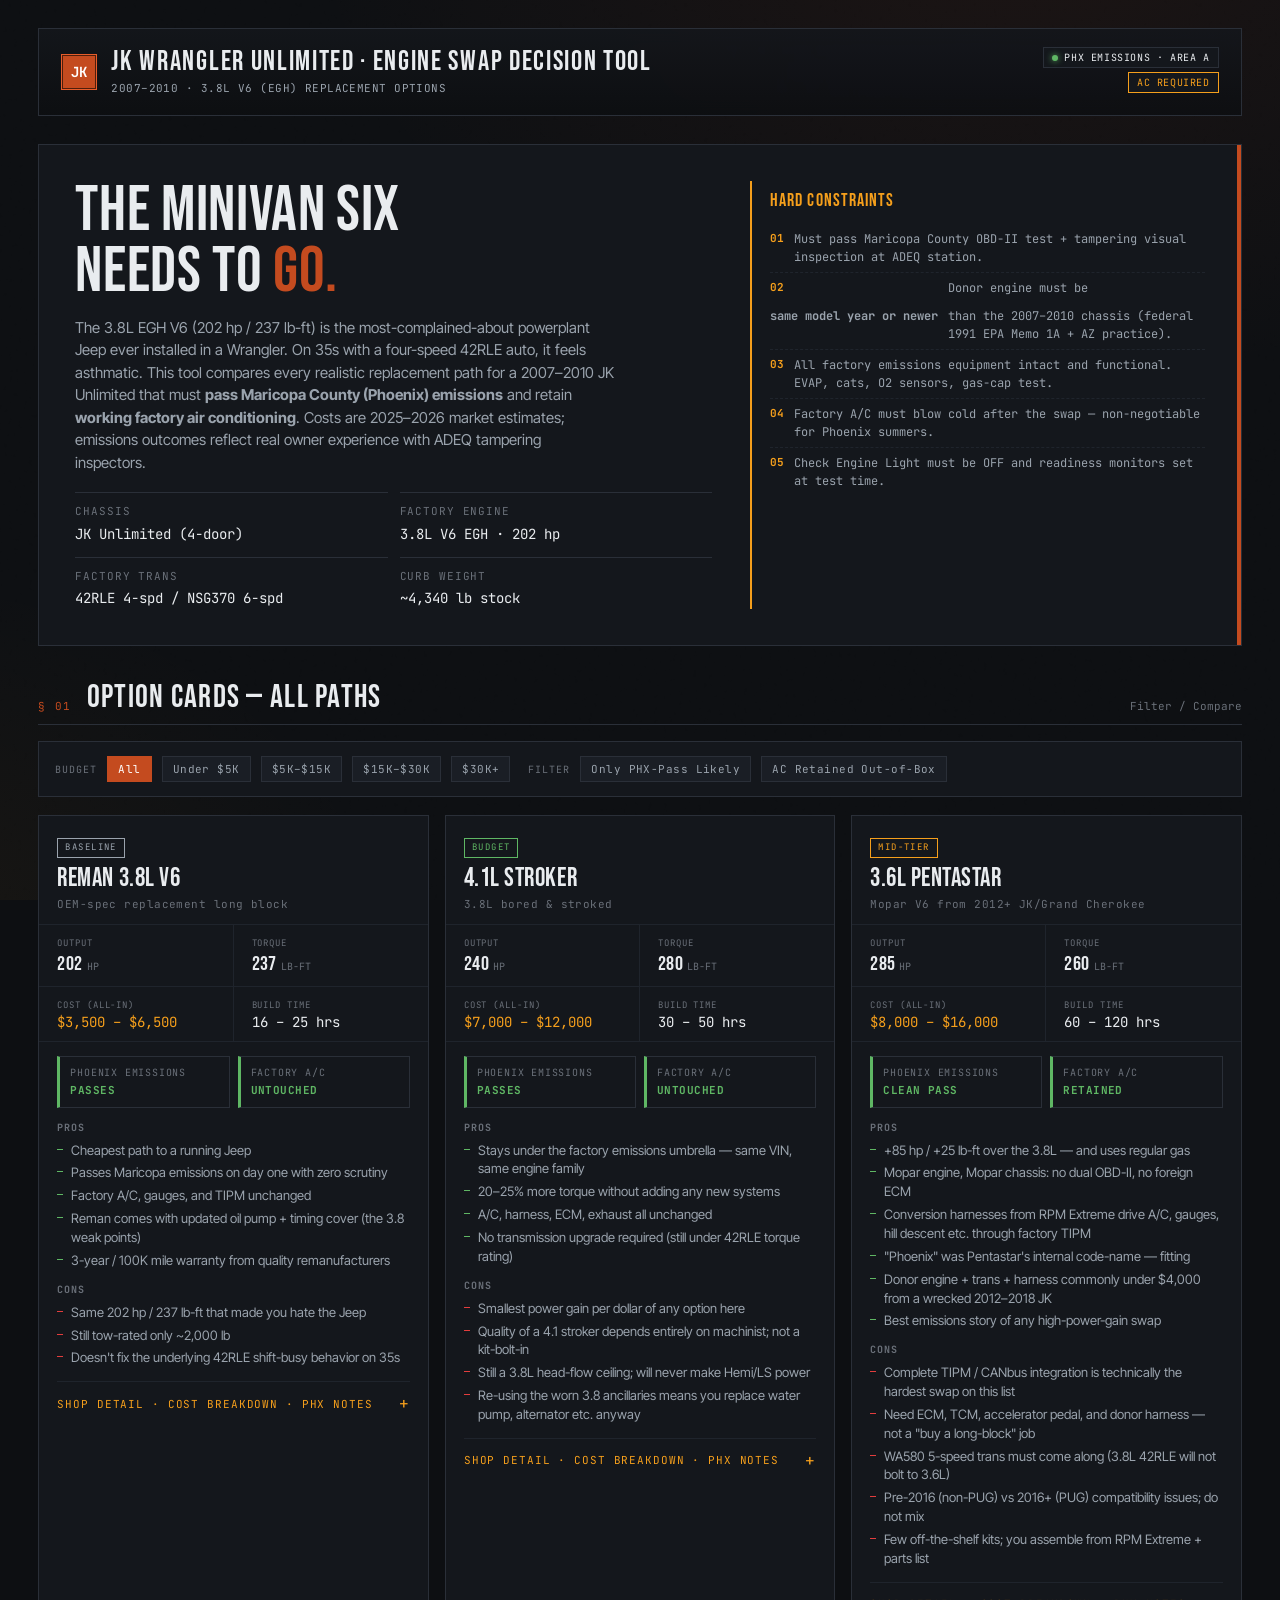
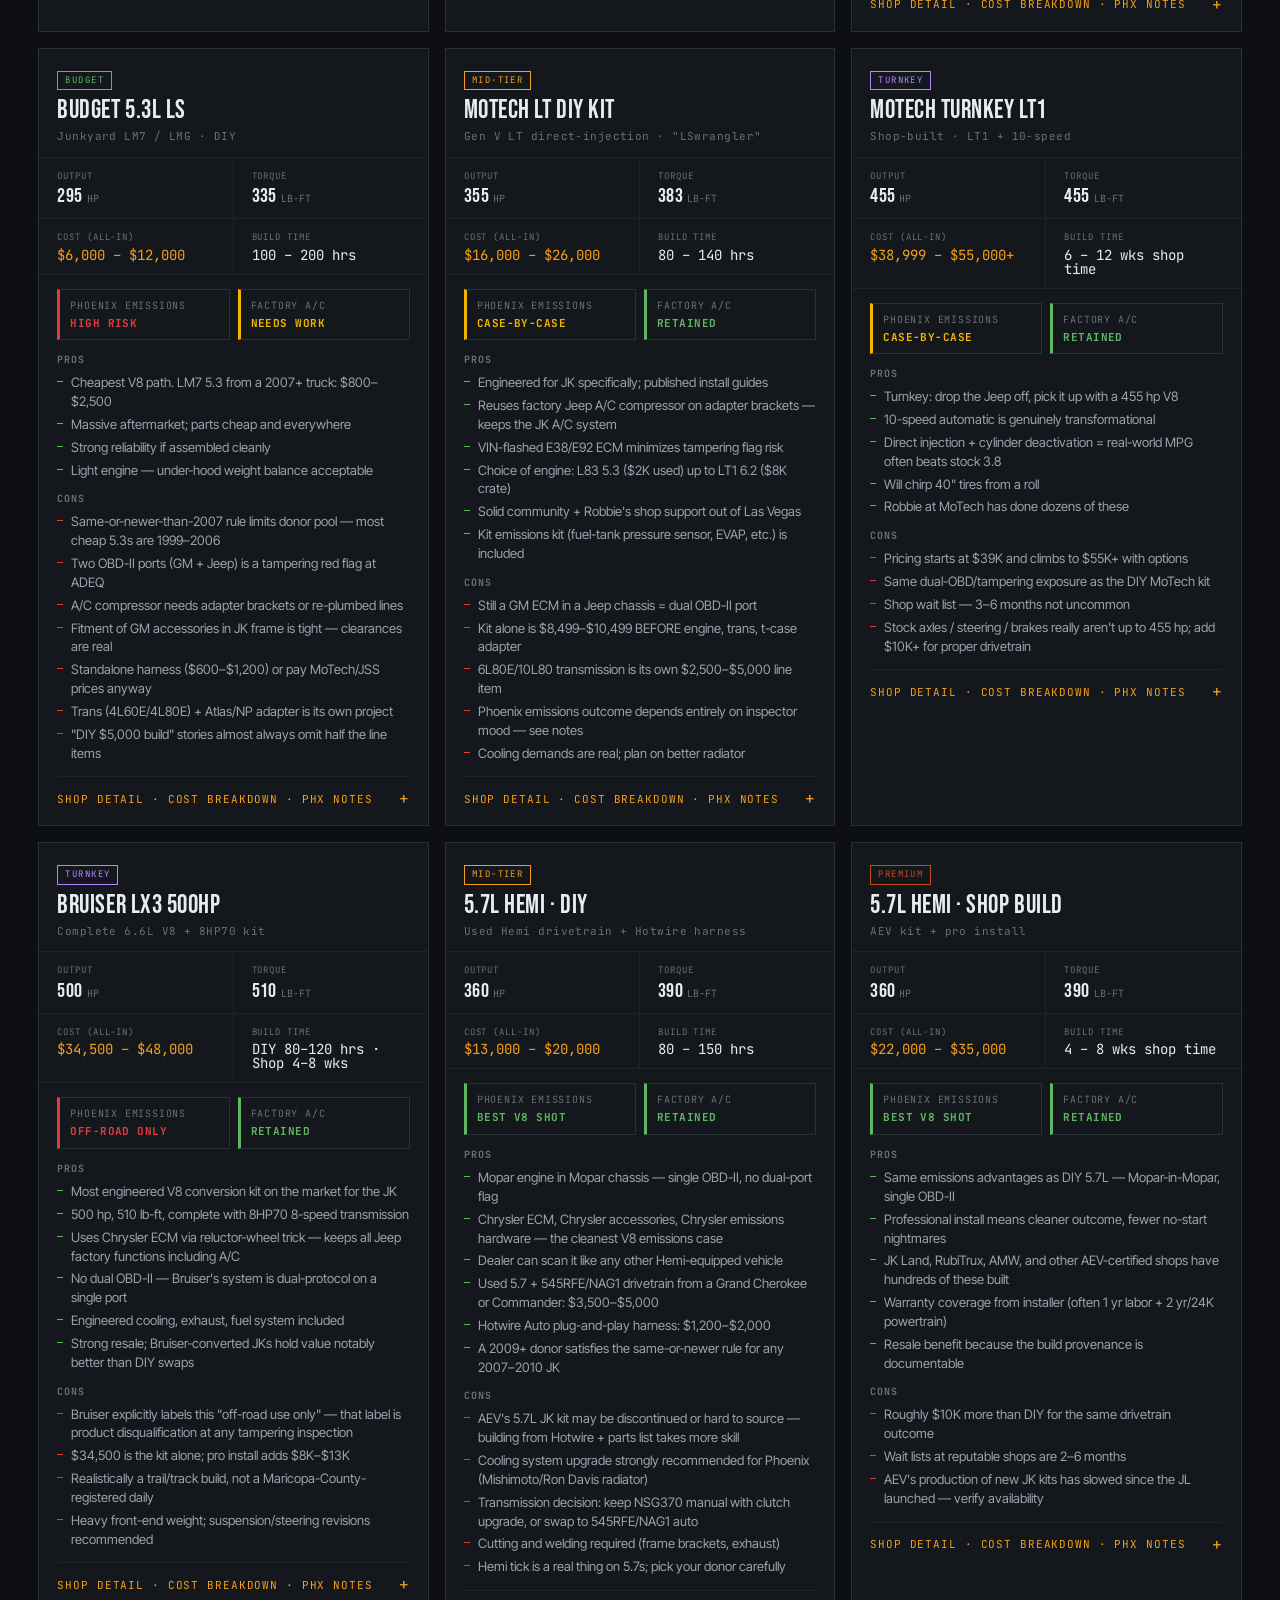
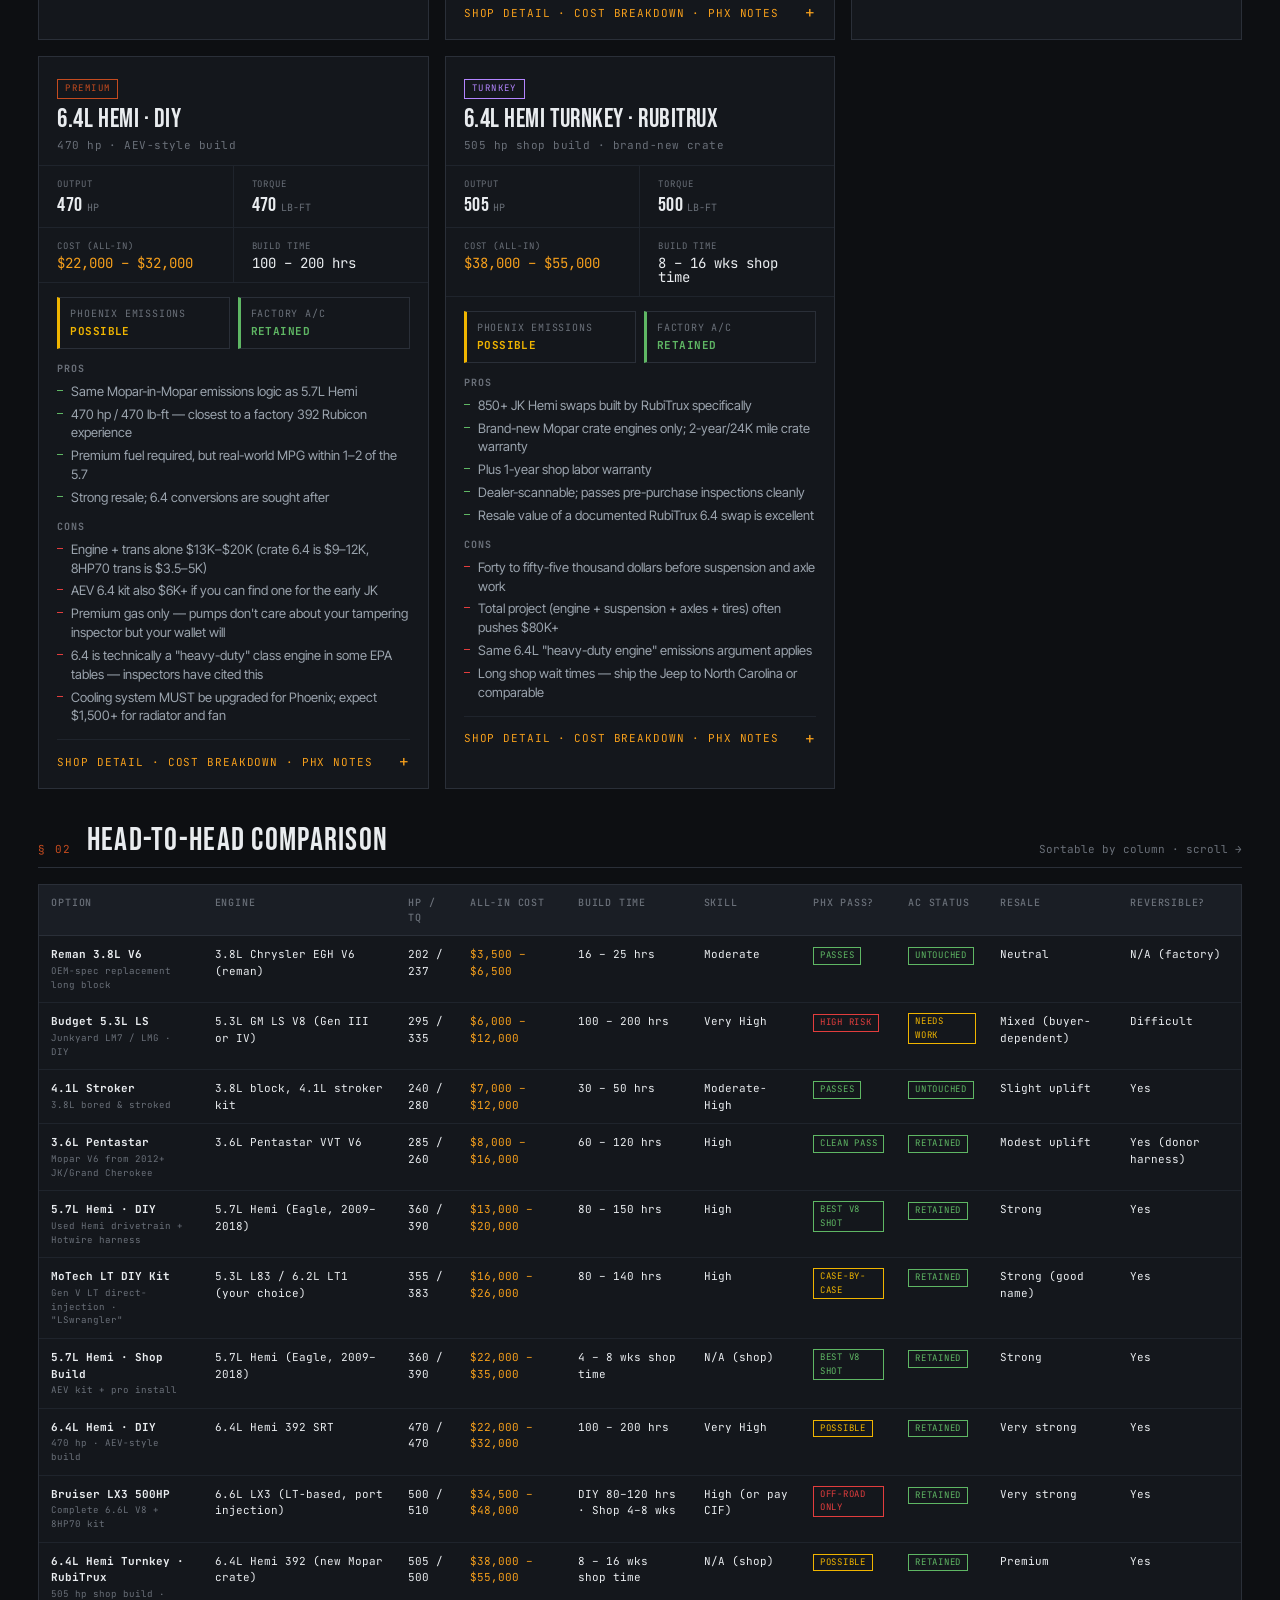
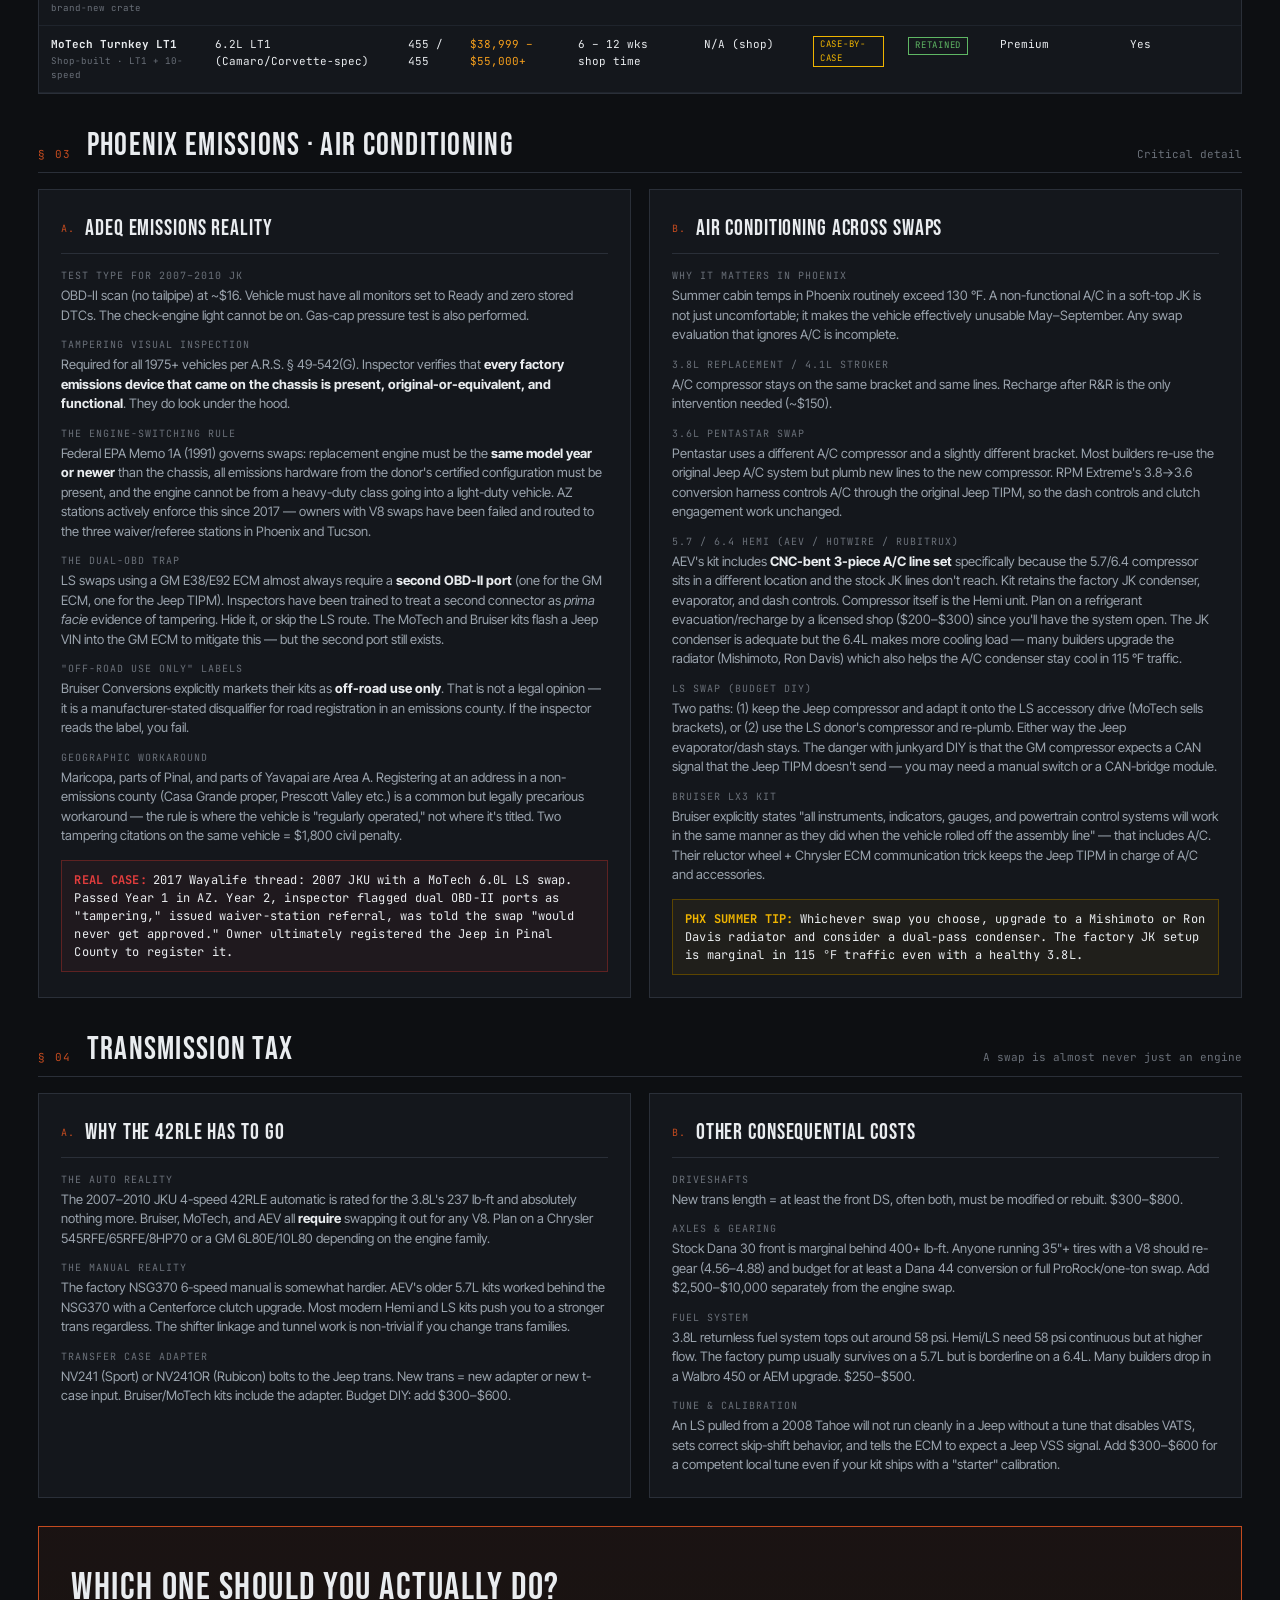
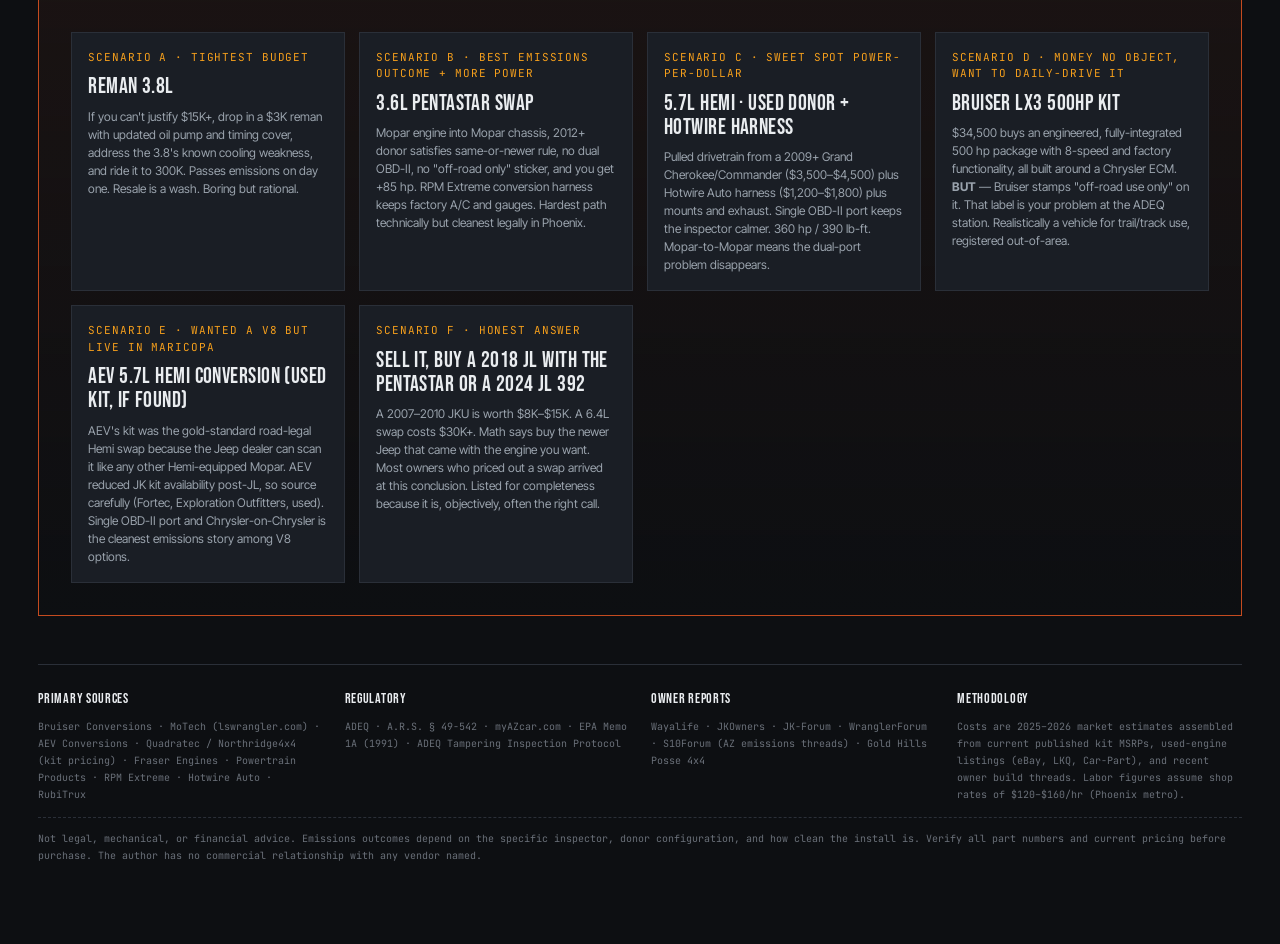
<file: jk-wrangler-engine-swap-tool.html>
<!DOCTYPE html>
<html lang="en">
<head>
<meta charset="UTF-8" />
<meta name="viewport" content="width=device-width, initial-scale=1.0" />
<title>JK Wrangler Unlimited Engine Swap Decision Tool — 2007–2010</title>
<link rel="preconnect" href="https://fonts.googleapis.com">
<link rel="preconnect" href="https://fonts.gstatic.com" crossorigin>
<link href="https://fonts.googleapis.com/css2?family=Bebas+Neue&family=JetBrains+Mono:wght@400;500;700&family=Inter+Tight:wght@400;500;600;700;800&display=swap" rel="stylesheet">
<style>
  :root {
    --bg: #0d0f12;
    --bg-elev: #14171c;
    --bg-elev-2: #1a1e25;
    --line: #2a2f38;
    --line-soft: #1f242c;
    --ink: #e9ecef;
    --ink-dim: #9aa3ad;
    --ink-faint: #6a7079;
    --rust: #c44b1f;
    --amber: #f59f1c;
    --signal: #5fb764;
    --signal-dim: #2f5f33;
    --warn: #f0b500;
    --warn-dim: #5c4500;
    --danger: #e23d3d;
    --danger-dim: #5e2222;
    --muted: #6a7079;
    --display: 'Bebas Neue', 'Arial Narrow', sans-serif;
    --mono: 'JetBrains Mono', ui-monospace, Menlo, monospace;
    --body: 'Inter Tight', system-ui, sans-serif;
  }
  * { box-sizing: border-box; margin: 0; padding: 0; }
  html { background: var(--bg); }
  body {
    font-family: var(--body);
    color: var(--ink);
    background:
      radial-gradient(1200px 800px at 80% -10%, rgba(196,75,31,0.08), transparent 60%),
      radial-gradient(900px 700px at -10% 110%, rgba(245,159,28,0.05), transparent 60%),
      var(--bg);
    background-attachment: fixed;
    line-height: 1.5;
    min-height: 100vh;
    overflow-x: hidden;
  }
  /* Noise texture overlay */
  body::before {
    content: '';
    position: fixed; inset: 0;
    background-image: url("data:image/svg+xml,%3Csvg viewBox='0 0 200 200' xmlns='http://www.w3.org/2000/svg'%3E%3Cfilter id='n'%3E%3CfeTurbulence type='fractalNoise' baseFrequency='0.9' numOctaves='3'/%3E%3CfeColorMatrix values='0 0 0 0 1 0 0 0 0 1 0 0 0 0 1 0 0 0 0.035 0'/%3E%3C/filter%3E%3Crect width='100%25' height='100%25' filter='url(%23n)'/%3E%3C/svg%3E");
    pointer-events: none;
    opacity: .4;
    z-index: 1;
    mix-blend-mode: overlay;
  }
  .wrap {
    position: relative;
    z-index: 2;
    max-width: 1480px;
    margin: 0 auto;
    padding: 28px clamp(16px, 3vw, 48px) 80px;
  }
  /* HEADER */
  header.top {
    border: 1px solid var(--line);
    background: linear-gradient(180deg, rgba(20,23,28,0.9), rgba(13,15,18,0.9));
    backdrop-filter: blur(8px);
    padding: 18px 22px;
    display: grid;
    grid-template-columns: 1fr auto;
    gap: 16px;
    align-items: center;
    margin-bottom: 28px;
  }
  .brand {
    display: flex; align-items: center; gap: 14px;
    font-family: var(--display);
    letter-spacing: 0.05em;
  }
  .brand-mark {
    width: 36px; height: 36px; flex: 0 0 36px;
    background: var(--rust);
    display: grid; place-items: center;
    color: #fff; font-weight: 700;
    font-family: var(--mono);
    font-size: 14px;
    border: 1px solid #e65d2b;
    box-shadow: 0 0 0 1px rgba(0,0,0,0.6) inset;
  }
  .brand h1 {
    font-family: var(--display);
    font-weight: 400;
    font-size: clamp(20px, 2.4vw, 28px);
    letter-spacing: 0.06em;
    line-height: 1;
  }
  .brand .sub {
    font-family: var(--mono);
    font-size: 11px;
    color: var(--ink-dim);
    margin-top: 4px;
    letter-spacing: 0.04em;
    text-transform: uppercase;
  }
  .header-meta {
    font-family: var(--mono);
    font-size: 11px;
    color: var(--ink-dim);
    text-align: right;
    letter-spacing: 0.04em;
  }
  .header-meta .row { display: flex; gap: 8px; justify-content: flex-end; align-items: center; margin-bottom: 4px; }
  .pill {
    display: inline-flex; align-items: center; gap: 6px;
    padding: 2px 8px;
    border: 1px solid var(--line);
    background: var(--bg-elev);
    color: var(--ink);
    font-family: var(--mono);
    font-size: 10px;
    text-transform: uppercase;
    letter-spacing: 0.06em;
  }
  .pill .dot { width: 6px; height: 6px; border-radius: 50%; background: var(--signal); box-shadow: 0 0 6px var(--signal); }
  /* HERO */
  .hero {
    border: 1px solid var(--line);
    background: var(--bg-elev);
    padding: clamp(20px, 3vw, 36px);
    margin-bottom: 28px;
    position: relative;
    overflow: hidden;
  }
  .hero::before {
    content: '';
    position: absolute;
    top: 0; right: 0; bottom: 0; width: 4px;
    background: var(--rust);
  }
  .hero-grid {
    display: grid;
    grid-template-columns: 1.4fr 1fr;
    gap: clamp(20px, 3vw, 48px);
  }
  @media (max-width: 880px) { .hero-grid { grid-template-columns: 1fr; } }
  .hero h2 {
    font-family: var(--display);
    font-size: clamp(36px, 6vw, 64px);
    line-height: 0.95;
    letter-spacing: 0.01em;
    font-weight: 400;
    margin-bottom: 14px;
  }
  .hero h2 .accent { color: var(--rust); }
  .hero p.lede {
    font-size: 15px;
    color: var(--ink-dim);
    max-width: 60ch;
    margin-bottom: 18px;
  }
  .hero-specs {
    display: grid;
    grid-template-columns: repeat(2, 1fr);
    gap: 12px;
    font-family: var(--mono);
    font-size: 11px;
  }
  .hero-spec {
    border-top: 1px solid var(--line);
    padding-top: 10px;
  }
  .hero-spec .label { color: var(--ink-faint); text-transform: uppercase; letter-spacing: 0.08em; margin-bottom: 4px; }
  .hero-spec .val { color: var(--ink); font-size: 14px; }
  /* CONSTRAINTS PANEL */
  .constraints {
    border-left: 2px solid var(--amber);
    padding: 6px 0 6px 18px;
  }
  .constraints h3 {
    font-family: var(--display);
    font-weight: 400;
    font-size: 18px;
    letter-spacing: 0.06em;
    margin-bottom: 10px;
    color: var(--amber);
  }
  .constraints ul { list-style: none; }
  .constraints li {
    font-family: var(--mono);
    font-size: 12px;
    color: var(--ink-dim);
    padding: 6px 0;
    border-bottom: 1px dashed var(--line-soft);
    display: grid;
    grid-template-columns: auto 1fr;
    gap: 10px;
    align-items: start;
  }
  .constraints li:last-child { border-bottom: 0; }
  .constraints li::before {
    content: attr(data-code);
    color: var(--amber);
    font-weight: 700;
    font-size: 11px;
  }
  /* SECTION HEADERS */
  .section-head {
    display: grid;
    grid-template-columns: auto 1fr auto;
    align-items: end;
    gap: 16px;
    margin: 36px 0 16px;
    padding-bottom: 10px;
    border-bottom: 1px solid var(--line);
  }
  .section-head .num {
    font-family: var(--mono);
    font-size: 11px;
    color: var(--rust);
    letter-spacing: 0.1em;
  }
  .section-head h3 {
    font-family: var(--display);
    font-weight: 400;
    font-size: clamp(22px, 3vw, 32px);
    letter-spacing: 0.04em;
    line-height: 1;
  }
  .section-head .aside {
    font-family: var(--mono);
    font-size: 11px;
    color: var(--ink-faint);
    text-align: right;
  }
  /* FILTER BAR */
  .filters {
    border: 1px solid var(--line);
    background: var(--bg-elev);
    padding: 14px 16px;
    margin-bottom: 18px;
    display: flex;
    flex-wrap: wrap;
    gap: 18px;
    align-items: center;
  }
  .filter-group {
    display: flex;
    align-items: center;
    gap: 10px;
    flex-wrap: wrap;
  }
  .filter-label {
    font-family: var(--mono);
    font-size: 10px;
    color: var(--ink-faint);
    text-transform: uppercase;
    letter-spacing: 0.1em;
  }
  .chip {
    font-family: var(--mono);
    font-size: 11px;
    border: 1px solid var(--line);
    background: var(--bg-elev-2);
    color: var(--ink-dim);
    padding: 5px 10px;
    cursor: pointer;
    user-select: none;
    transition: all .15s ease;
    letter-spacing: 0.04em;
  }
  .chip:hover { border-color: var(--rust); color: var(--ink); }
  .chip.active {
    background: var(--rust);
    color: #fff;
    border-color: var(--rust);
  }
  .chip.toggle.active { background: var(--signal); border-color: var(--signal); color: #0d0f12; }
  /* CARD GRID */
  .grid {
    display: grid;
    grid-template-columns: repeat(auto-fill, minmax(360px, 1fr));
    gap: 16px;
  }
  .card {
    background: var(--bg-elev);
    border: 1px solid var(--line);
    position: relative;
    display: flex;
    flex-direction: column;
    transition: border-color .15s ease, transform .15s ease;
  }
  .card:hover { border-color: #3a4047; }
  .card.dimmed { opacity: 0.35; }
  .card.dimmed:hover { border-color: var(--line); }
  .card-head {
    padding: 16px 18px 12px;
    border-bottom: 1px solid var(--line-soft);
  }
  .card-tier {
    display: inline-block;
    font-family: var(--mono);
    font-size: 9px;
    letter-spacing: 0.16em;
    text-transform: uppercase;
    padding: 2px 7px;
    border: 1px solid currentColor;
    margin-bottom: 8px;
  }
  .tier-baseline { color: var(--ink-dim); }
  .tier-budget { color: var(--signal); }
  .tier-mid { color: var(--amber); }
  .tier-premium { color: var(--rust); }
  .tier-turnkey { color: #b385ff; }
  .card-name {
    font-family: var(--display);
    font-size: 26px;
    font-weight: 400;
    letter-spacing: 0.02em;
    line-height: 1;
  }
  .card-sub {
    font-family: var(--mono);
    font-size: 11px;
    color: var(--ink-faint);
    letter-spacing: 0.04em;
    margin-top: 4px;
  }
  .card-stats {
    display: grid;
    grid-template-columns: repeat(2, 1fr);
    border-bottom: 1px solid var(--line-soft);
  }
  .stat {
    padding: 12px 18px;
    border-right: 1px solid var(--line-soft);
  }
  .stat:nth-child(even) { border-right: 0; }
  .stat:nth-child(n+3) { border-top: 1px solid var(--line-soft); }
  .stat .label {
    font-family: var(--mono);
    font-size: 9px;
    color: var(--ink-faint);
    text-transform: uppercase;
    letter-spacing: 0.1em;
    margin-bottom: 3px;
  }
  .stat .val {
    font-family: var(--display);
    font-size: 20px;
    line-height: 1;
    letter-spacing: 0.02em;
  }
  .stat .val small {
    font-family: var(--mono);
    font-size: 10px;
    color: var(--ink-faint);
    letter-spacing: 0;
    margin-left: 4px;
  }
  .card-body {
    padding: 14px 18px;
    flex: 1;
  }
  .status-row {
    display: grid;
    grid-template-columns: 1fr 1fr;
    gap: 8px;
    margin-bottom: 12px;
  }
  .status {
    border: 1px solid var(--line);
    padding: 8px 10px;
    font-family: var(--mono);
    font-size: 10px;
    display: flex;
    flex-direction: column;
    gap: 2px;
  }
  .status .label {
    color: var(--ink-faint);
    text-transform: uppercase;
    letter-spacing: 0.08em;
  }
  .status .verdict {
    font-weight: 700;
    letter-spacing: 0.04em;
    font-size: 11px;
  }
  .status.good { border-left: 3px solid var(--signal); }
  .status.good .verdict { color: var(--signal); }
  .status.warn { border-left: 3px solid var(--warn); }
  .status.warn .verdict { color: var(--warn); }
  .status.bad  { border-left: 3px solid var(--danger); }
  .status.bad  .verdict { color: var(--danger); }
  .card-body h4 {
    font-family: var(--mono);
    font-size: 10px;
    color: var(--ink-faint);
    text-transform: uppercase;
    letter-spacing: 0.1em;
    margin: 12px 0 6px;
  }
  .card-body p, .card-body li {
    font-size: 13px;
    color: var(--ink-dim);
  }
  .card-body ul {
    list-style: none;
    margin-left: 0;
  }
  .card-body ul li {
    padding-left: 14px;
    position: relative;
    margin-bottom: 4px;
    line-height: 1.45;
  }
  .card-body ul li::before {
    content: '';
    position: absolute;
    left: 0; top: 8px;
    width: 6px; height: 1px;
    background: var(--rust);
  }
  .card-body ul.cons li::before { background: var(--danger); }
  .card-body ul.pros li::before { background: var(--signal); }
  details {
    border-top: 1px solid var(--line-soft);
    margin-top: 14px;
    padding-top: 10px;
  }
  details summary {
    cursor: pointer;
    font-family: var(--mono);
    font-size: 11px;
    color: var(--amber);
    letter-spacing: 0.08em;
    text-transform: uppercase;
    list-style: none;
    user-select: none;
    display: flex;
    justify-content: space-between;
    align-items: center;
  }
  details summary::-webkit-details-marker { display: none; }
  details summary::after { content: '+'; font-size: 16px; }
  details[open] summary::after { content: '−'; }
  details .detail-content {
    font-size: 12px;
    color: var(--ink-dim);
    line-height: 1.5;
    margin-top: 10px;
  }
  details .detail-content strong { color: var(--ink); font-weight: 600; }
  /* TABLE */
  .table-wrap {
    border: 1px solid var(--line);
    background: var(--bg-elev);
    overflow-x: auto;
    margin-bottom: 28px;
  }
  table {
    width: 100%;
    border-collapse: collapse;
    font-family: var(--mono);
    font-size: 11px;
    min-width: 1200px;
  }
  th, td {
    padding: 10px 12px;
    text-align: left;
    border-bottom: 1px solid var(--line-soft);
    vertical-align: top;
  }
  th {
    background: var(--bg-elev-2);
    color: var(--ink-faint);
    text-transform: uppercase;
    letter-spacing: 0.08em;
    font-weight: 500;
    font-size: 10px;
    border-bottom: 1px solid var(--line);
    position: sticky; top: 0;
  }
  tr:hover td { background: rgba(255,255,255,0.02); }
  td.name { color: var(--ink); font-weight: 700; }
  td.name small { display: block; color: var(--ink-faint); font-weight: 400; margin-top: 2px; }
  td.cost { color: var(--amber); }
  .tag {
    display: inline-block;
    padding: 1px 6px;
    font-size: 9px;
    letter-spacing: 0.08em;
    border: 1px solid currentColor;
  }
  .tag.g { color: var(--signal); }
  .tag.y { color: var(--warn); }
  .tag.r { color: var(--danger); }
  /* EMISSIONS & AC INFO BOXES */
  .info-grid {
    display: grid;
    grid-template-columns: 1fr 1fr;
    gap: 18px;
    margin-bottom: 28px;
  }
  @media (max-width: 880px) { .info-grid { grid-template-columns: 1fr; } }
  .info-box {
    border: 1px solid var(--line);
    background: var(--bg-elev);
    padding: 22px;
  }
  .info-box h4 {
    font-family: var(--display);
    font-size: 22px;
    letter-spacing: 0.04em;
    font-weight: 400;
    margin-bottom: 14px;
    padding-bottom: 8px;
    border-bottom: 1px solid var(--line);
    display: flex; align-items: center; gap: 10px;
  }
  .info-box h4 .num {
    font-family: var(--mono);
    font-size: 10px;
    color: var(--rust);
  }
  .info-box dl {
    display: grid;
    gap: 12px;
  }
  .info-box dt {
    font-family: var(--mono);
    font-size: 10px;
    color: var(--ink-faint);
    text-transform: uppercase;
    letter-spacing: 0.1em;
    margin-bottom: 3px;
  }
  .info-box dd {
    font-size: 13px;
    color: var(--ink-dim);
    line-height: 1.5;
  }
  .info-box dd strong { color: var(--ink); }
  .info-box .alert {
    margin-top: 14px;
    padding: 10px 12px;
    border: 1px solid var(--warn-dim);
    background: rgba(240,181,0,0.05);
    font-size: 12px;
    color: var(--ink);
    font-family: var(--mono);
    letter-spacing: 0.02em;
  }
  .info-box .alert.danger {
    border-color: var(--danger-dim);
    background: rgba(226,61,61,0.05);
  }
  .info-box .alert .label { color: var(--warn); font-weight: 700; margin-right: 6px; }
  .info-box .alert.danger .label { color: var(--danger); }
  /* DECISION HELPER */
  .recommend {
    border: 1px solid var(--rust);
    background: linear-gradient(180deg, rgba(196,75,31,0.08), rgba(13,15,18,0.6));
    padding: clamp(20px, 3vw, 32px);
    margin-bottom: 28px;
  }
  .recommend h3 {
    font-family: var(--display);
    font-size: clamp(26px, 4vw, 38px);
    letter-spacing: 0.04em;
    margin-bottom: 16px;
    font-weight: 400;
  }
  .rec-grid {
    display: grid;
    grid-template-columns: repeat(auto-fit, minmax(260px, 1fr));
    gap: 14px;
  }
  .rec-card {
    background: var(--bg-elev-2);
    border: 1px solid var(--line);
    padding: 16px;
  }
  .rec-card .scenario {
    font-family: var(--mono);
    font-size: 11px;
    color: var(--amber);
    text-transform: uppercase;
    letter-spacing: 0.08em;
    margin-bottom: 10px;
  }
  .rec-card .pick {
    font-family: var(--display);
    font-size: 22px;
    line-height: 1.1;
    letter-spacing: 0.02em;
    margin-bottom: 8px;
  }
  .rec-card .reason {
    font-size: 12px;
    color: var(--ink-dim);
    line-height: 1.5;
  }
  /* FOOTER */
  footer {
    margin-top: 48px;
    padding-top: 22px;
    border-top: 1px solid var(--line);
    font-family: var(--mono);
    font-size: 10px;
    color: var(--ink-faint);
    line-height: 1.7;
  }
  footer .grid {
    display: grid;
    grid-template-columns: repeat(auto-fit, minmax(220px, 1fr));
    gap: 22px;
    margin-bottom: 14px;
  }
  footer h5 {
    font-family: var(--display);
    font-size: 14px;
    color: var(--ink);
    letter-spacing: 0.05em;
    font-weight: 400;
    margin-bottom: 8px;
  }
  footer a { color: var(--amber); text-decoration: none; }
  footer a:hover { text-decoration: underline; }
  footer .disclaimer {
    border-top: 1px dashed var(--line);
    padding-top: 12px;
    color: var(--ink-faint);
  }
  /* Print */
  @media print {
    body { background: #fff; color: #000; }
    body::before { display: none; }
    .filters, details summary::after { display: none; }
    details { display: block; }
    details > summary { color: #555; }
    .card { border-color: #ccc; page-break-inside: avoid; }
    .info-box, .recommend, header.top, .hero, .table-wrap { border-color: #ccc; background: #fff; color: #000; }
    .card-body p, .card-body li, .info-box dd { color: #333; }
  }
</style>
</head>
<body>
<div class="wrap">
  <!-- HEADER -->
  <header class="top">
    <div class="brand">
      <div class="brand-mark">JK</div>
      <div>
        <h1>JK WRANGLER UNLIMITED · ENGINE SWAP DECISION TOOL</h1>
        <div class="sub">2007–2010 · 3.8L V6 (EGH) Replacement Options</div>
      </div>
    </div>
    <div class="header-meta">
      <div class="row"><span class="pill"><span class="dot"></span>PHX EMISSIONS · AREA A</span></div>
      <div class="row"><span class="pill" style="border-color:var(--amber); color:var(--amber)">AC REQUIRED</span></div>
    </div>
  </header>
  <!-- HERO -->
  <section class="hero">
    <div class="hero-grid">
      <div>
        <h2>The Minivan Six<br>Needs To <span class="accent">Go.</span></h2>
        <p class="lede">
          The 3.8L EGH V6 (202 hp / 237 lb-ft) is the most-complained-about powerplant Jeep ever installed in a Wrangler. On 35s with a four-speed 42RLE auto, it feels asthmatic. This tool compares every realistic replacement path for a 2007–2010 JK Unlimited that must <strong>pass Maricopa County (Phoenix) emissions</strong> and retain <strong>working factory air conditioning</strong>. Costs are 2025–2026 market estimates; emissions outcomes reflect real owner experience with ADEQ tampering inspectors.
        </p>
        <div class="hero-specs">
          <div class="hero-spec"><div class="label">Chassis</div><div class="val">JK Unlimited (4-door)</div></div>
          <div class="hero-spec"><div class="label">Factory Engine</div><div class="val">3.8L V6 EGH · 202 hp</div></div>
          <div class="hero-spec"><div class="label">Factory Trans</div><div class="val">42RLE 4-spd / NSG370 6-spd</div></div>
          <div class="hero-spec"><div class="label">Curb Weight</div><div class="val">~4,340 lb stock</div></div>
        </div>
      </div>
      <aside class="constraints">
        <h3>HARD CONSTRAINTS</h3>
        <ul>
          <li data-code="01">Must pass Maricopa County OBD-II test + tampering visual inspection at ADEQ station.</li>
          <li data-code="02">Donor engine must be <strong>same model year or newer</strong> than the 2007–2010 chassis (federal 1991 EPA Memo 1A + AZ practice).</li>
          <li data-code="03">All factory emissions equipment intact and functional. EVAP, cats, O2 sensors, gas-cap test.</li>
          <li data-code="04">Factory A/C must blow cold after the swap — non-negotiable for Phoenix summers.</li>
          <li data-code="05">Check Engine Light must be OFF and readiness monitors set at test time.</li>
        </ul>
      </aside>
    </div>
  </section>
  <!-- FILTERS -->
  <div class="section-head">
    <div class="num">§ 01</div>
    <h3>OPTION CARDS — ALL PATHS</h3>
    <div class="aside">Filter / Compare</div>
  </div>
  <div class="filters">
    <div class="filter-group">
      <span class="filter-label">Budget</span>
      <button class="chip active" data-budget="all">All</button>
      <button class="chip" data-budget="under-5k">Under $5K</button>
      <button class="chip" data-budget="5-15k">$5K–$15K</button>
      <button class="chip" data-budget="15-30k">$15K–$30K</button>
      <button class="chip" data-budget="over-30k">$30K+</button>
    </div>
    <div class="filter-group">
      <span class="filter-label">Filter</span>
      <button class="chip toggle" data-toggle="emiss">Only PHX-Pass Likely</button>
      <button class="chip toggle" data-toggle="ac">AC Retained Out-of-Box</button>
    </div>
  </div>
  <div class="grid" id="cardGrid"></div>
  <!-- COMPARISON TABLE -->
  <div class="section-head">
    <div class="num">§ 02</div>
    <h3>HEAD-TO-HEAD COMPARISON</h3>
    <div class="aside">Sortable by column · scroll →</div>
  </div>
  <div class="table-wrap">
    <table id="compareTable">
      <thead>
        <tr>
          <th>Option</th>
          <th>Engine</th>
          <th>HP / TQ</th>
          <th>All-in Cost</th>
          <th>Build Time</th>
          <th>Skill</th>
          <th>PHX Pass?</th>
          <th>AC Status</th>
          <th>Resale</th>
          <th>Reversible?</th>
        </tr>
      </thead>
      <tbody id="tableBody"></tbody>
    </table>
  </div>
  <!-- PHOENIX EMISSIONS & AC DEEP DIVE -->
  <div class="section-head">
    <div class="num">§ 03</div>
    <h3>PHOENIX EMISSIONS · AIR CONDITIONING</h3>
    <div class="aside">Critical detail</div>
  </div>
  <div class="info-grid">
    <div class="info-box">
      <h4><span class="num">A.</span>ADEQ EMISSIONS REALITY</h4>
      <dl>
        <div>
          <dt>Test Type for 2007–2010 JK</dt>
          <dd>OBD-II scan (no tailpipe) at ~$16. Vehicle must have all monitors set to Ready and zero stored DTCs. The check-engine light cannot be on. Gas-cap pressure test is also performed.</dd>
        </div>
        <div>
          <dt>Tampering Visual Inspection</dt>
          <dd>Required for all 1975+ vehicles per A.R.S. § 49-542(G). Inspector verifies that <strong>every factory emissions device that came on the chassis is present, original-or-equivalent, and functional</strong>. They do look under the hood.</dd>
        </div>
        <div>
          <dt>The Engine-Switching Rule</dt>
          <dd>Federal EPA Memo 1A (1991) governs swaps: replacement engine must be the <strong>same model year or newer</strong> than the chassis, all emissions hardware from the donor's certified configuration must be present, and the engine cannot be from a heavy-duty class going into a light-duty vehicle. AZ stations actively enforce this since 2017 — owners with V8 swaps have been failed and routed to the three waiver/referee stations in Phoenix and Tucson.</dd>
        </div>
        <div>
          <dt>The Dual-OBD Trap</dt>
          <dd>LS swaps using a GM E38/E92 ECM almost always require a <strong>second OBD-II port</strong> (one for the GM ECM, one for the Jeep TIPM). Inspectors have been trained to treat a second connector as <em>prima facie</em> evidence of tampering. Hide it, or skip the LS route. The MoTech and Bruiser kits flash a Jeep VIN into the GM ECM to mitigate this — but the second port still exists.</dd>
        </div>
        <div>
          <dt>"Off-Road Use Only" Labels</dt>
          <dd>Bruiser Conversions explicitly markets their kits as <strong>off-road use only</strong>. That is not a legal opinion — it is a manufacturer-stated disqualifier for road registration in an emissions county. If the inspector reads the label, you fail.</dd>
        </div>
        <div>
          <dt>Geographic Workaround</dt>
          <dd>Maricopa, parts of Pinal, and parts of Yavapai are Area A. Registering at an address in a non-emissions county (Casa Grande proper, Prescott Valley etc.) is a common but legally precarious workaround — the rule is where the vehicle is "regularly operated," not where it's titled. Two tampering citations on the same vehicle = $1,800 civil penalty.</dd>
        </div>
      </dl>
      <div class="alert danger">
        <span class="label">REAL CASE:</span>2017 Wayalife thread: 2007 JKU with a MoTech 6.0L LS swap. Passed Year 1 in AZ. Year 2, inspector flagged dual OBD-II ports as "tampering," issued waiver-station referral, was told the swap "would never get approved." Owner ultimately registered the Jeep in Pinal County to register it.
      </div>
    </div>
    <div class="info-box">
      <h4><span class="num">B.</span>AIR CONDITIONING ACROSS SWAPS</h4>
      <dl>
        <div>
          <dt>Why It Matters in Phoenix</dt>
          <dd>Summer cabin temps in Phoenix routinely exceed 130 °F. A non-functional A/C in a soft-top JK is not just uncomfortable; it makes the vehicle effectively unusable May–September. Any swap evaluation that ignores A/C is incomplete.</dd>
        </div>
        <div>
          <dt>3.8L Replacement / 4.1L Stroker</dt>
          <dd>A/C compressor stays on the same bracket and same lines. Recharge after R&R is the only intervention needed (~$150).</dd>
        </div>
        <div>
          <dt>3.6L Pentastar Swap</dt>
          <dd>Pentastar uses a different A/C compressor and a slightly different bracket. Most builders re-use the original Jeep A/C system but plumb new lines to the new compressor. RPM Extreme's 3.8→3.6 conversion harness controls A/C through the original Jeep TIPM, so the dash controls and clutch engagement work unchanged.</dd>
        </div>
        <div>
          <dt>5.7 / 6.4 Hemi (AEV / Hotwire / RubiTrux)</dt>
          <dd>AEV's kit includes <strong>CNC-bent 3-piece A/C line set</strong> specifically because the 5.7/6.4 compressor sits in a different location and the stock JK lines don't reach. Kit retains the factory JK condenser, evaporator, and dash controls. Compressor itself is the Hemi unit. Plan on a refrigerant evacuation/recharge by a licensed shop ($200–$300) since you'll have the system open. The JK condenser is adequate but the 6.4L makes more cooling load — many builders upgrade the radiator (Mishimoto, Ron Davis) which also helps the A/C condenser stay cool in 115 °F traffic.</dd>
        </div>
        <div>
          <dt>LS Swap (Budget DIY)</dt>
          <dd>Two paths: (1) keep the Jeep compressor and adapt it onto the LS accessory drive (MoTech sells brackets), or (2) use the LS donor's compressor and re-plumb. Either way the Jeep evaporator/dash stays. The danger with junkyard DIY is that the GM compressor expects a CAN signal that the Jeep TIPM doesn't send — you may need a manual switch or a CAN-bridge module.</dd>
        </div>
        <div>
          <dt>Bruiser LX3 Kit</dt>
          <dd>Bruiser explicitly states "all instruments, indicators, gauges, and powertrain control systems will work in the same manner as they did when the vehicle rolled off the assembly line" — that includes A/C. Their reluctor wheel + Chrysler ECM communication trick keeps the Jeep TIPM in charge of A/C and accessories.</dd>
        </div>
      </dl>
      <div class="alert">
        <span class="label">PHX SUMMER TIP:</span>Whichever swap you choose, upgrade to a Mishimoto or Ron Davis radiator and consider a dual-pass condenser. The factory JK setup is marginal in 115 °F traffic even with a healthy 3.8L.
      </div>
    </div>
  </div>
  <!-- TRANSMISSION FOOTNOTE -->
  <div class="section-head">
    <div class="num">§ 04</div>
    <h3>TRANSMISSION TAX</h3>
    <div class="aside">A swap is almost never just an engine</div>
  </div>
  <div class="info-grid">
    <div class="info-box">
      <h4><span class="num">A.</span>WHY THE 42RLE HAS TO GO</h4>
      <dl>
        <div>
          <dt>The Auto Reality</dt>
          <dd>The 2007–2010 JKU 4-speed 42RLE automatic is rated for the 3.8L's 237 lb-ft and absolutely nothing more. Bruiser, MoTech, and AEV all <strong>require</strong> swapping it out for any V8. Plan on a Chrysler 545RFE/65RFE/8HP70 or a GM 6L80E/10L80 depending on the engine family.</dd>
        </div>
        <div>
          <dt>The Manual Reality</dt>
          <dd>The factory NSG370 6-speed manual is somewhat hardier. AEV's older 5.7L kits worked behind the NSG370 with a Centerforce clutch upgrade. Most modern Hemi and LS kits push you to a stronger trans regardless. The shifter linkage and tunnel work is non-trivial if you change trans families.</dd>
        </div>
        <div>
          <dt>Transfer Case Adapter</dt>
          <dd>NV241 (Sport) or NV241OR (Rubicon) bolts to the Jeep trans. New trans = new adapter or new t-case input. Bruiser/MoTech kits include the adapter. Budget DIY: add $300–$600.</dd>
        </div>
      </dl>
    </div>
    <div class="info-box">
      <h4><span class="num">B.</span>OTHER CONSEQUENTIAL COSTS</h4>
      <dl>
        <div>
          <dt>Driveshafts</dt>
          <dd>New trans length = at least the front DS, often both, must be modified or rebuilt. $300–$800.</dd>
        </div>
        <div>
          <dt>Axles &amp; Gearing</dt>
          <dd>Stock Dana 30 front is marginal behind 400+ lb-ft. Anyone running 35"+ tires with a V8 should re-gear (4.56–4.88) and budget for at least a Dana 44 conversion or full ProRock/one-ton swap. Add $2,500–$10,000 separately from the engine swap.</dd>
        </div>
        <div>
          <dt>Fuel System</dt>
          <dd>3.8L returnless fuel system tops out around 58 psi. Hemi/LS need 58 psi continuous but at higher flow. The factory pump usually survives on a 5.7L but is borderline on a 6.4L. Many builders drop in a Walbro 450 or AEM upgrade. $250–$500.</dd>
        </div>
        <div>
          <dt>Tune &amp; Calibration</dt>
          <dd>An LS pulled from a 2008 Tahoe will not run cleanly in a Jeep without a tune that disables VATS, sets correct skip-shift behavior, and tells the ECM to expect a Jeep VSS signal. Add $300–$600 for a competent local tune even if your kit ships with a "starter" calibration.</dd>
        </div>
      </dl>
    </div>
  </div>
  <!-- DECISION HELPER -->
  <div class="recommend">
    <h3>WHICH ONE SHOULD YOU ACTUALLY DO?</h3>
    <div class="rec-grid">
      <div class="rec-card">
        <div class="scenario">SCENARIO A · Tightest Budget</div>
        <div class="pick">Reman 3.8L</div>
        <div class="reason">If you can't justify $15K+, drop in a $3K reman with updated oil pump and timing cover, address the 3.8's known cooling weakness, and ride it to 300K. Passes emissions on day one. Resale is a wash. Boring but rational.</div>
      </div>
      <div class="rec-card">
        <div class="scenario">SCENARIO B · Best Emissions Outcome + More Power</div>
        <div class="pick">3.6L Pentastar Swap</div>
        <div class="reason">Mopar engine into Mopar chassis, 2012+ donor satisfies same-or-newer rule, no dual OBD-II, no "off-road only" sticker, and you get +85 hp. RPM Extreme conversion harness keeps factory A/C and gauges. Hardest path technically but cleanest legally in Phoenix.</div>
      </div>
      <div class="rec-card">
        <div class="scenario">SCENARIO C · Sweet Spot Power-Per-Dollar</div>
        <div class="pick">5.7L Hemi · Used Donor + Hotwire Harness</div>
        <div class="reason">Pulled drivetrain from a 2009+ Grand Cherokee/Commander ($3,500–$4,500) plus Hotwire Auto harness ($1,200–$1,800) plus mounts and exhaust. Single OBD-II port keeps the inspector calmer. 360 hp / 390 lb-ft. Mopar-to-Mopar means the dual-port problem disappears.</div>
      </div>
      <div class="rec-card">
        <div class="scenario">SCENARIO D · Money No Object, Want To Daily-Drive It</div>
        <div class="pick">Bruiser LX3 500HP Kit</div>
        <div class="reason">$34,500 buys an engineered, fully-integrated 500 hp package with 8-speed and factory functionality, all built around a Chrysler ECM. <strong>BUT</strong> — Bruiser stamps "off-road use only" on it. That label is your problem at the ADEQ station. Realistically a vehicle for trail/track use, registered out-of-area.</div>
      </div>
      <div class="rec-card">
        <div class="scenario">SCENARIO E · Wanted A V8 But Live In Maricopa</div>
        <div class="pick">AEV 5.7L Hemi Conversion (used kit, if found)</div>
        <div class="reason">AEV's kit was the gold-standard road-legal Hemi swap because the Jeep dealer can scan it like any other Hemi-equipped Mopar. AEV reduced JK kit availability post-JL, so source carefully (Fortec, Exploration Outfitters, used). Single OBD-II port and Chrysler-on-Chrysler is the cleanest emissions story among V8 options.</div>
      </div>
      <div class="rec-card">
        <div class="scenario">SCENARIO F · Honest Answer</div>
        <div class="pick">Sell It, Buy A 2018 JL With The Pentastar Or A 2024 JL 392</div>
        <div class="reason">A 2007–2010 JKU is worth $8K–$15K. A 6.4L swap costs $30K+. Math says buy the newer Jeep that came with the engine you want. Most owners who priced out a swap arrived at this conclusion. Listed for completeness because it is, objectively, often the right call.</div>
      </div>
    </div>
  </div>
  <!-- SOURCES -->
  <footer>
    <div class="grid">
      <div>
        <h5>PRIMARY SOURCES</h5>
        Bruiser Conversions · MoTech (lswrangler.com) · AEV Conversions · Quadratec / Northridge4x4 (kit pricing) · Fraser Engines · Powertrain Products · RPM Extreme · Hotwire Auto · RubiTrux
      </div>
      <div>
        <h5>REGULATORY</h5>
        ADEQ · A.R.S. § 49-542 · myAZcar.com · EPA Memo 1A (1991) · ADEQ Tampering Inspection Protocol
      </div>
      <div>
        <h5>OWNER REPORTS</h5>
        Wayalife · JKOwners · JK-Forum · WranglerForum · S10Forum (AZ emissions threads) · Gold Hills Posse 4x4
      </div>
      <div>
        <h5>METHODOLOGY</h5>
        Costs are 2025–2026 market estimates assembled from current published kit MSRPs, used-engine listings (eBay, LKQ, Car-Part), and recent owner build threads. Labor figures assume shop rates of $120–$160/hr (Phoenix metro).
      </div>
    </div>
    <div class="disclaimer">
      Not legal, mechanical, or financial advice. Emissions outcomes depend on the specific inspector, donor configuration, and how clean the install is. Verify all part numbers and current pricing before purchase. The author has no commercial relationship with any vendor named.
    </div>
  </footer>
</div>
<script>
/* ============================================================
   DATA — swap options
   ============================================================ */
const options = [
  {
    id: 'reman-38',
    name: 'Reman 3.8L V6',
    tagline: 'OEM-spec replacement long block',
    tier: 'baseline',
    engine: '3.8L Chrysler EGH V6 (reman)',
    hp: 202, tq: 237,
    costLow: 3500, costHigh: 6500,
    costRange: '$3,500 – $6,500',
    time: '16 – 25 hrs',
    skill: 'Moderate',
    phxPass: 'good', phxText: 'PASSES',
    ac: 'good', acText: 'UNTOUCHED',
    resale: 'Neutral',
    reversible: 'N/A (factory)',
    pros: [
      'Cheapest path to a running Jeep',
      'Passes Maricopa emissions on day one with zero scrutiny',
      'Factory A/C, gauges, and TIPM unchanged',
      'Reman comes with updated oil pump + timing cover (the 3.8 weak points)',
      '3-year / 100K mile warranty from quality remanufacturers'
    ],
    cons: [
      'Same 202 hp / 237 lb-ft that made you hate the Jeep',
      'Still tow-rated only ~2,000 lb',
      'Doesn\'t fix the underlying 42RLE shift-busy behavior on 35s'
    ],
    detail: `<strong>Realistic build:</strong> Fraser, Accurate, Tri-Star, Powertrain Products, and S&J Engines all offer the 3.8L reman in the $2,800–$3,200 long-block range plus ~$520 refundable core and ~$300 freight. Add $200 in fluids and a new oil cooler ($120) and you are at ~$3,500 in parts. Shop labor adds $1,500–$2,500. <br><br><strong>Phoenix angle:</strong> The factory chassis-matched engine in a factory-spec configuration is the ideal emissions case. The Jeep stays exactly as Chrysler built it. Zero risk of tampering flag.<br><br><strong>Hidden risk:</strong> The 2007–2008 3.8L had a known oil-pump pickup tube issue. Make sure your reman provider has installed the updated pickup before you bolt it in.`
  },
  {
    id: 'stroker-41',
    name: '4.1L Stroker',
    tagline: '3.8L bored & stroked',
    tier: 'budget',
    engine: '3.8L block, 4.1L stroker kit',
    hp: 240, tq: 280,
    costLow: 7000, costHigh: 12000,
    costRange: '$7,000 – $12,000',
    time: '30 – 50 hrs',
    skill: 'Moderate-High',
    phxPass: 'good', phxText: 'PASSES',
    ac: 'good', acText: 'UNTOUCHED',
    resale: 'Slight uplift',
    reversible: 'Yes',
    pros: [
      'Stays under the factory emissions umbrella — same VIN, same engine family',
      '20–25% more torque without adding any new systems',
      'A/C, harness, ECM, exhaust all unchanged',
      'No transmission upgrade required (still under 42RLE torque rating)'
    ],
    cons: [
      'Smallest power gain per dollar of any option here',
      'Quality of a 4.1 stroker depends entirely on machinist; not a kit-bolt-in',
      'Still a 3.8L head-flow ceiling; will never make Hemi/LS power',
      'Re-using the worn 3.8 ancillaries means you replace water pump, alternator etc. anyway'
    ],
    detail: `<strong>Realistic build:</strong> Avenger Performance, Profitable Performance, and a handful of others offer 4.1L stroker kits (rotating assembly $1,800–$2,800) or full long-blocks ($4,500–$7,500). Labor to machine, assemble, and install runs another $2,000–$4,500.<br><br><strong>Phoenix angle:</strong> No tampering exposure whatsoever — the engine is still a 3.8L from the inspector's perspective. Same OBD-II responses, same evap, same cats.<br><br><strong>Why most people don't:</strong> For $9K you can be 80% of the way into a junkyard LS swap with double the power. The 4.1 stroker is the dead-rational choice that almost nobody picks.`
  },
  {
    id: 'pentastar-36',
    name: '3.6L Pentastar',
    tagline: 'Mopar V6 from 2012+ JK/Grand Cherokee',
    tier: 'mid',
    engine: '3.6L Pentastar VVT V6',
    hp: 285, tq: 260,
    costLow: 8000, costHigh: 16000,
    costRange: '$8,000 – $16,000',
    time: '60 – 120 hrs',
    skill: 'High',
    phxPass: 'good', phxText: 'CLEAN PASS',
    ac: 'good', acText: 'RETAINED',
    resale: 'Modest uplift',
    reversible: 'Yes (donor harness)',
    pros: [
      '+85 hp / +25 lb-ft over the 3.8L — and uses regular gas',
      'Mopar engine, Mopar chassis: no dual OBD-II, no foreign ECM',
      'Conversion harnesses from RPM Extreme drive A/C, gauges, hill descent etc. through factory TIPM',
      '"Phoenix" was Pentastar\'s internal code-name — fitting',
      'Donor engine + trans + harness commonly under $4,000 from a wrecked 2012–2018 JK',
      'Best emissions story of any high-power-gain swap'
    ],
    cons: [
      'Complete TIPM / CANbus integration is technically the hardest swap on this list',
      'Need ECM, TCM, accelerator pedal, and donor harness — not a "buy a long-block" job',
      'WA580 5-speed trans must come along (3.8L 42RLE will not bolt to 3.6L)',
      'Pre-2016 (non-PUG) vs 2016+ (PUG) compatibility issues; do not mix',
      'Few off-the-shelf kits; you assemble from RPM Extreme + parts list'
    ],
    detail: `<strong>Realistic build:</strong> Source a complete 2014–2015 JK pullout (engine, WA580 trans, ECM, TCM, harness, shifter, accelerator pedal) — $3,000–$4,500. RPM Extreme 3.8→3.6 conversion harness is the linchpin — $1,500–$2,500 when in stock. Motor mounts, transmission crossmember, driveshaft mods, exhaust adapter, radiator hoses, A/C lines: $2,000–$3,000. Tune for VIN: $400. DIY total: $7,000–$11,000. Shop labor adds $4,000–$8,000.<br><br><strong>Phoenix angle:</strong> This is the only "power upgrade" swap that is genuinely defensible at an ADEQ tampering inspection. It is a Chrysler engine of the same vehicle family, newer model year. The inspector sees a Jeep harness, a Jeep ECM, a Jeep VIN, and an engine that is factory in JKs from 2012 on. If your install is clean, it passes — multiple builders have reported clean passes in CARB states, let alone Arizona.<br><br><strong>Why this is rare:</strong> The integration work is finicky. Most people who price it out realize they could do an LS for similar money and decide they want a V8 anyway. But for someone who actually wants to drive in Maricopa County legally and quietly, this is the answer.`
  },
  {
    id: 'ls-53-budget',
    name: 'Budget 5.3L LS',
    tagline: 'Junkyard LM7 / LMG · DIY',
    tier: 'budget',
    engine: '5.3L GM LS V8 (Gen III or IV)',
    hp: 295, tq: 335,
    costLow: 6000, costHigh: 12000,
    costRange: '$6,000 – $12,000',
    time: '100 – 200 hrs',
    skill: 'Very High',
    phxPass: 'bad', phxText: 'HIGH RISK',
    ac: 'warn', acText: 'NEEDS WORK',
    resale: 'Mixed (buyer-dependent)',
    reversible: 'Difficult',
    pros: [
      'Cheapest V8 path. LM7 5.3 from a 2007+ truck: $800–$2,500',
      'Massive aftermarket; parts cheap and everywhere',
      'Strong reliability if assembled cleanly',
      'Light engine — under-hood weight balance acceptable'
    ],
    cons: [
      'Same-or-newer-than-2007 rule limits donor pool — most cheap 5.3s are 1999–2006',
      'Two OBD-II ports (GM + Jeep) is a tampering red flag at ADEQ',
      'A/C compressor needs adapter brackets or re-plumbed lines',
      'Fitment of GM accessories in JK frame is tight — clearances are real',
      'Standalone harness ($600–$1,200) or pay MoTech/JSS prices anyway',
      'Trans (4L60E/4L80E) + Atlas/NP adapter is its own project',
      '"DIY $5,000 build" stories almost always omit half the line items'
    ],
    detail: `<strong>Realistic build:</strong> 5.3L LM7 with harness/ECM from a 2007+ truck: $1,200–$2,500. 4L60E or 4L80E: $1,200–$2,500. NP241→GM adapter: $300–$500. Standalone harness from PSI or BP Automotive: $700–$1,200. Motor mounts (Advance Adapters or Hooker): $250–$400. Headers/exhaust: $600–$1,200. Radiator: $400–$700. Fuel system: $400. Tuner: $400. Misc + 1,001 small things: $1,500. Realistic all-in: $7,500–$10,500 for a runner, $10,000–$13,000 if you don't cut corners. Time: don't underestimate. 100 hours is a fast clean garage build.<br><br><strong>Phoenix angle — the elephant in the room:</strong> The cheap 1999–2006 LM7 violates the same-or-newer rule for a 2007+ chassis. A 2007–2014 5.3L (LMG/LH8/LC9) costs more (~$2,500–$3,500) and is legal under the rule. Even then, the dual OBD-II ports are visible and inspectors have failed JK owners specifically for that. Some hide the secondary port under the carpet — this is technically "concealing tampering" and is itself a violation.<br><br><strong>Honest verdict:</strong> The DIY budget LS is a wonderful Jeep build for the trail and for non-emissions counties. It is the worst possible swap to attempt to register in Maricopa County.`
  },
  {
    id: 'motech-lt',
    name: 'MoTech LT DIY Kit',
    tagline: 'Gen V LT direct-injection · "LSwrangler"',
    tier: 'mid',
    engine: '5.3L L83 / 6.2L LT1 (your choice)',
    hp: 355, tq: 383,
    costLow: 16000, costHigh: 26000,
    costRange: '$16,000 – $26,000',
    time: '80 – 140 hrs',
    skill: 'High',
    phxPass: 'warn', phxText: 'CASE-BY-CASE',
    ac: 'good', acText: 'RETAINED',
    resale: 'Strong (good name)',
    reversible: 'Yes',
    pros: [
      'Engineered for JK specifically; published install guides',
      'Reuses factory Jeep A/C compressor on adapter brackets — keeps the JK A/C system',
      'VIN-flashed E38/E92 ECM minimizes tampering flag risk',
      'Choice of engine: L83 5.3 ($2K used) up to LT1 6.2 ($8K crate)',
      'Solid community + Robbie\'s shop support out of Las Vegas',
      'Kit emissions kit (fuel-tank pressure sensor, EVAP, etc.) is included'
    ],
    cons: [
      'Still a GM ECM in a Jeep chassis = dual OBD-II port',
      'Kit alone is $8,499–$10,499 BEFORE engine, trans, t-case adapter',
      '6L80E/10L80 transmission is its own $2,500–$5,000 line item',
      'Phoenix emissions outcome depends entirely on inspector mood — see notes',
      'Cooling demands are real; plan on better radiator'
    ],
    detail: `<strong>Realistic build:</strong> MoTech Gen V LT Premium Kit $9,999. LT1 add-on kit $10,499 total. Crate L83 5.3 ~$4,500 or LT1 6.2 ~$8,000. 10L80 10-speed used $3,000–$5,000. Atlas/NP adapter included. Radiator upgrade $700. Tune $400. Realistic all-in for an L83 build: $17,000–$20,000. For an LT1 / 10-speed: $24,000–$28,000.<br><br><strong>Phoenix angle:</strong> The dual OBD-II concern still applies. However, MoTech flashes the Jeep VIN into the GM ECM, includes a complete emissions hardware kit (fuel tank pressure sensor, evap canister, vent solenoid), and the install retains every Jeep factory readiness monitor. In states where the inspector goes by "is the CEL off and are monitors ready," this passes easily. In states where the inspector hunts for tampering, the visible second OBD-II port is the failure point. Reports out of AZ are mixed — some pass yearly, others fail and end up at the waiver station.<br><br><strong>Bottom line:</strong> Great kit, real engineering, but no kit can make the federal engine-switching rule disappear.`
  },
  {
    id: 'motech-turnkey',
    name: 'MoTech Turnkey LT1',
    tagline: 'Shop-built · LT1 + 10-speed',
    tier: 'turnkey',
    engine: '6.2L LT1 (Camaro/Corvette-spec)',
    hp: 455, tq: 455,
    costLow: 38999, costHigh: 55000,
    costRange: '$38,999 – $55,000+',
    time: '6 – 12 wks shop time',
    skill: 'N/A (shop)',
    phxPass: 'warn', phxText: 'CASE-BY-CASE',
    ac: 'good', acText: 'RETAINED',
    resale: 'Premium',
    reversible: 'Yes',
    pros: [
      'Turnkey: drop the Jeep off, pick it up with a 455 hp V8',
      '10-speed automatic is genuinely transformational',
      'Direct injection + cylinder deactivation = real-world MPG often beats stock 3.8',
      'Will chirp 40" tires from a roll',
      'Robbie at MoTech has done dozens of these'
    ],
    cons: [
      'Pricing starts at $39K and climbs to $55K+ with options',
      'Same dual-OBD/tampering exposure as the DIY MoTech kit',
      'Shop wait list — 3–6 months not uncommon',
      'Stock axles / steering / brakes really aren\'t up to 455 hp; add $10K+ for proper drivetrain'
    ],
    detail: `<strong>Realistic build:</strong> MoTech listed price is "starting at $38,999" for the LT1 / 10-speed turnkey. In practice, with options, axles, and miscellaneous, owners report $50K–$60K final cost.<br><br><strong>Phoenix angle:</strong> Identical to the DIY kit emissions-wise — dual OBD-II ports, VIN flashed ECM. The cleaner the install, the more likely the pass. MoTech installs are typically the cleanest installs in the LS-swap world, which helps.<br><br><strong>Honest comparison:</strong> For $50K all-in you could buy a used 2022 Wrangler Rubicon 392 (6.4L Hemi, factory) outright and skip every single emissions, A/C, and electrical headache.`
  },
  {
    id: 'bruiser-lx3',
    name: 'Bruiser LX3 500HP',
    tagline: 'Complete 6.6L V8 + 8HP70 kit',
    tier: 'turnkey',
    engine: '6.6L LX3 (LT-based, port injection)',
    hp: 500, tq: 510,
    costLow: 34500, costHigh: 48000,
    costRange: '$34,500 – $48,000',
    time: 'DIY 80–120 hrs · Shop 4–8 wks',
    skill: 'High (or pay CIF)',
    phxPass: 'bad', phxText: 'OFF-ROAD ONLY',
    ac: 'good', acText: 'RETAINED',
    resale: 'Very strong',
    reversible: 'Yes',
    pros: [
      'Most engineered V8 conversion kit on the market for the JK',
      '500 hp, 510 lb-ft, complete with 8HP70 8-speed transmission',
      'Uses Chrysler ECM via reluctor-wheel trick — keeps all Jeep factory functions including A/C',
      'No dual OBD-II — Bruiser\'s system is dual-protocol on a single port',
      'Engineered cooling, exhaust, fuel system included',
      'Strong resale; Bruiser-converted JKs hold value notably better than DIY swaps'
    ],
    cons: [
      'Bruiser explicitly labels this "off-road use only" — that label is product disqualification at any tampering inspection',
      '$34,500 is the kit alone; pro install adds $8K–$13K',
      'Realistically a trail/track build, not a Maricopa-County-registered daily',
      'Heavy front-end weight; suspension/steering revisions recommended'
    ],
    detail: `<strong>Realistic build:</strong> Bruiser 2007–2011 JK LX3 kit list price is $34,499.99 (verified on Bruiser's site, Nov 2025). Certified Installation Facility (CIF) labor runs $8,000–$13,000. Many JK builders DIY install if they have a lift and the patience for 80–120 hours of work. Plus you'll want a stronger axle and gear setup for $5K–$10K more.<br><br><strong>Phoenix angle — important:</strong> Bruiser sells this kit with the explicit disclaimer "this conversion is intended for off-road use only." That is not Bruiser being cautious — it is them stating the kit was not certified for road emissions compliance. In Maricopa County, an inspector who reads that label or who recognizes the LX3's GM block in a Jeep chassis will fail it under the engine-switching rule. Owners do register Bruiser builds — typically using addresses in non-emissions counties.<br><br><strong>Best use case:</strong> Wealthy enthusiast with a second daily driver, who wants the most refined, fastest, most well-integrated JK V8 build money can buy, and is happy to register the Jeep at a Prescott or Casa Grande address.`
  },
  {
    id: 'hemi-57-diy',
    name: '5.7L Hemi · DIY',
    tagline: 'Used Hemi drivetrain + Hotwire harness',
    tier: 'mid',
    engine: '5.7L Hemi (Eagle, 2009–2018)',
    hp: 360, tq: 390,
    costLow: 13000, costHigh: 20000,
    costRange: '$13,000 – $20,000',
    time: '80 – 150 hrs',
    skill: 'High',
    phxPass: 'good', phxText: 'BEST V8 SHOT',
    ac: 'good', acText: 'RETAINED',
    resale: 'Strong',
    reversible: 'Yes',
    pros: [
      'Mopar engine in Mopar chassis — single OBD-II, no dual-port flag',
      'Chrysler ECM, Chrysler accessories, Chrysler emissions hardware — the cleanest V8 emissions case',
      'Dealer can scan it like any other Hemi-equipped vehicle',
      'Used 5.7 + 545RFE/NAG1 drivetrain from a Grand Cherokee or Commander: $3,500–$5,000',
      'Hotwire Auto plug-and-play harness: $1,200–$2,000',
      'A 2009+ donor satisfies the same-or-newer rule for any 2007–2010 JK'
    ],
    cons: [
      'AEV\'s 5.7L JK kit may be discontinued or hard to source — building from Hotwire + parts list takes more skill',
      'Cooling system upgrade strongly recommended for Phoenix (Mishimoto/Ron Davis radiator)',
      'Transmission decision: keep NSG370 manual with clutch upgrade, or swap to 545RFE/NAG1 auto',
      'Cutting and welding required (frame brackets, exhaust)',
      'Hemi tick is a real thing on 5.7s; pick your donor carefully'
    ],
    detail: `<strong>Realistic build:</strong> Donor 5.7L Hemi + 545RFE trans + ECU + harness from a 2009–2012 Grand Cherokee or 2009–2010 Commander: $3,500–$5,500. Hotwire Auto JK harness $1,500. AEV kit (if found used or NOS): $4,500–$6,500. Motor mounts, exhaust, radiator, fuel system: $2,500–$3,500. Misc: $1,500. DIY all-in: $13,500–$18,000. Shop labor on top: $5,000–$8,000.<br><br><strong>Phoenix angle:</strong> This is the V8 swap with the strongest emissions argument. Same OE manufacturer (Stellantis), same OBD-II protocol, factory-style harness. A 2009 Grand Cherokee 5.7L donor is by definition same-or-newer than a 2007–2010 JK chassis. The Jeep TIPM continues to control body functions; the Hemi PCM controls the engine over the same single OBD-II port. The inspector's visual check will look for the catalytic converters, EVAP system, gas cap function — all in place from the AEV/Hotwire kit. Owners report passing in CARB and AZ.<br><br><strong>Why this is our pragmatic V8 pick:</strong> If you want a V8 and you live in Maricopa County, this is the option you should price first.`
  },
  {
    id: 'hemi-57-shop',
    name: '5.7L Hemi · Shop Build',
    tagline: 'AEV kit + pro install',
    tier: 'premium',
    engine: '5.7L Hemi (Eagle, 2009–2018)',
    hp: 360, tq: 390,
    costLow: 22000, costHigh: 35000,
    costRange: '$22,000 – $35,000',
    time: '4 – 8 wks shop time',
    skill: 'N/A (shop)',
    phxPass: 'good', phxText: 'BEST V8 SHOT',
    ac: 'good', acText: 'RETAINED',
    resale: 'Strong',
    reversible: 'Yes',
    pros: [
      'Same emissions advantages as DIY 5.7L — Mopar-in-Mopar, single OBD-II',
      'Professional install means cleaner outcome, fewer no-start nightmares',
      'JK Land, RubiTrux, AMW, and other AEV-certified shops have hundreds of these built',
      'Warranty coverage from installer (often 1 yr labor + 2 yr/24K powertrain)',
      'Resale benefit because the build provenance is documentable'
    ],
    cons: [
      'Roughly $10K more than DIY for the same drivetrain outcome',
      'Wait lists at reputable shops are 2–6 months',
      'AEV\'s production of new JK kits has slowed since the JL launched — verify availability'
    ],
    detail: `<strong>Realistic build:</strong> AEV 5.7 builder kit (when available) ~$5,800–$7,500. New Mopar 5.7 crate engine $5,400–$7,500 OR used drivetrain $3,500–$5,000. 545RFE/NAG1 trans new $3,500. Shop labor for a clean install: $7,000–$12,000. Out-the-door at a quality shop: $22,000–$32,000 with a used drivetrain, $28,000–$38,000 with new Mopar crate.<br><br><strong>Phoenix angle:</strong> Same emissions story as DIY — best of the V8 paths. AEV-certified shops in Arizona include several in the Phoenix area; their builds are known quantities to inspectors.<br><br><strong>Verdict:</strong> If you can write the check and want a V8 you can register and drive without paranoia, this is the actual right answer.`
  },
  {
    id: 'hemi-64-diy',
    name: '6.4L Hemi · DIY',
    tagline: '470 hp · AEV-style build',
    tier: 'premium',
    engine: '6.4L Hemi 392 SRT',
    hp: 470, tq: 470,
    costLow: 22000, costHigh: 32000,
    costRange: '$22,000 – $32,000',
    time: '100 – 200 hrs',
    skill: 'Very High',
    phxPass: 'warn', phxText: 'POSSIBLE',
    ac: 'good', acText: 'RETAINED',
    resale: 'Very strong',
    reversible: 'Yes',
    pros: [
      'Same Mopar-in-Mopar emissions logic as 5.7L Hemi',
      '470 hp / 470 lb-ft — closest to a factory 392 Rubicon experience',
      'Premium fuel required, but real-world MPG within 1–2 of the 5.7',
      'Strong resale; 6.4 conversions are sought after'
    ],
    cons: [
      'Engine + trans alone $13K–$20K (crate 6.4 is $9–12K, 8HP70 trans is $3.5–5K)',
      'AEV 6.4 kit also $6K+ if you can find one for the early JK',
      'Premium gas only — pumps don\'t care about your tampering inspector but your wallet will',
      '6.4 is technically a "heavy-duty" class engine in some EPA tables — inspectors have cited this',
      'Cooling system MUST be upgraded for Phoenix; expect $1,500+ for radiator and fan'
    ],
    detail: `<strong>Realistic build:</strong> 6.4L crate engine $9,000–$12,000 new, $6,000–$8,500 used / salvage. 8HP70 transmission new $3,500–$5,500 or used $1,500–$3,000. AEV kit (if found) $6,200. Radiator/cooling $1,500. Misc $2,500. Realistic DIY: $22,000–$28,000.<br><br><strong>Phoenix angle:</strong> The Mopar-in-Mopar logic still applies — single OBD-II, Chrysler ECM, Chrysler emissions hardware. However, the 2017 Wayalife AZ thread mentions the inspector specifically cited "heavy duty engine" language under EPA Memo 1A. The 6.4L is technically a CAFE-class HD engine in some applications. In practice the inspection outcome depends on the individual inspector. A clean install with the visible AEV decal package often slides through; a less polished install gets scrutinized.<br><br><strong>Power note:</strong> 470 hp into stock Dana 30/44 axles will snap things eventually. Budget for axle work.`
  },
  {
    id: 'hemi-64-rubitrux',
    name: '6.4L Hemi Turnkey · RubiTrux',
    tagline: '505 hp shop build · brand-new crate',
    tier: 'turnkey',
    engine: '6.4L Hemi 392 (new Mopar crate)',
    hp: 505, tq: 500,
    costLow: 38000, costHigh: 55000,
    costRange: '$38,000 – $55,000',
    time: '8 – 16 wks shop time',
    skill: 'N/A (shop)',
    phxPass: 'warn', phxText: 'POSSIBLE',
    ac: 'good', acText: 'RETAINED',
    resale: 'Premium',
    reversible: 'Yes',
    pros: [
      '850+ JK Hemi swaps built by RubiTrux specifically',
      'Brand-new Mopar crate engines only; 2-year/24K mile crate warranty',
      'Plus 1-year shop labor warranty',
      'Dealer-scannable; passes pre-purchase inspections cleanly',
      'Resale value of a documented RubiTrux 6.4 swap is excellent'
    ],
    cons: [
      'Forty to fifty-five thousand dollars before suspension and axle work',
      'Total project (engine + suspension + axles + tires) often pushes $80K+',
      'Same 6.4L "heavy-duty engine" emissions argument applies',
      'Long shop wait times — ship the Jeep to North Carolina or comparable'
    ],
    detail: `<strong>Realistic build:</strong> RubiTrux's published 6.4L turnkey conversion (engine + install + warranty) starts around $38K and climbs based on transmission choice and options. Plus shipping to and from their facility if you don't live nearby.<br><br><strong>Phoenix angle:</strong> Brand-new crate engine, fresh VIN-flash, factory-spec emissions hardware — the cleanest possible install of a 6.4L. The heavy-duty-class argument is the only remaining tampering concern. A well-built RubiTrux Jeep is among the more likely 6.4 swaps to pass.<br><br><strong>Honest comparison:</strong> Final all-in is in the same ballpark as buying a low-mileage 2021–2023 Wrangler Rubicon 392 from FCA (which factory-was 6.4L). The difference: a custom-built JK has a smaller footprint and the body styling some prefer; a factory 392 has factory warranty and no emissions doubt at all.`
  }
];
/* ============================================================
   BUILD CARDS
   ============================================================ */
const grid = document.getElementById('cardGrid');
const tierLabels = {
  baseline: 'BASELINE',
  budget:   'BUDGET',
  mid:      'MID-TIER',
  premium:  'PREMIUM',
  turnkey:  'TURNKEY'
};
function buildCards() {
  grid.innerHTML = '';
  options.forEach(o => {
    const card = document.createElement('article');
    card.className = 'card';
    card.dataset.id = o.id;
    card.dataset.costLow = o.costLow;
    card.dataset.costHigh = o.costHigh;
    card.dataset.phx = o.phxPass;
    card.dataset.ac = o.ac;
    const prosHTML = o.pros.map(p => `<li>${p}</li>`).join('');
    const consHTML = o.cons.map(p => `<li>${p}</li>`).join('');
    card.innerHTML = `
      <div class="card-head">
        <span class="card-tier tier-${o.tier}">${tierLabels[o.tier]}</span>
        <div class="card-name">${o.name}</div>
        <div class="card-sub">${o.tagline}</div>
      </div>
      <div class="card-stats">
        <div class="stat">
          <div class="label">Output</div>
          <div class="val">${o.hp}<small>HP</small></div>
        </div>
        <div class="stat">
          <div class="label">Torque</div>
          <div class="val">${o.tq}<small>LB-FT</small></div>
        </div>
        <div class="stat">
          <div class="label">Cost (all-in)</div>
          <div class="val" style="font-size:14px;letter-spacing:0;font-family:var(--mono);color:var(--amber)">${o.costRange}</div>
        </div>
        <div class="stat">
          <div class="label">Build Time</div>
          <div class="val" style="font-size:14px;letter-spacing:0;font-family:var(--mono)">${o.time}</div>
        </div>
      </div>
      <div class="card-body">
        <div class="status-row">
          <div class="status ${o.phxPass}">
            <span class="label">Phoenix Emissions</span>
            <span class="verdict">${o.phxText}</span>
          </div>
          <div class="status ${o.ac}">
            <span class="label">Factory A/C</span>
            <span class="verdict">${o.acText}</span>
          </div>
        </div>
        <h4>PROS</h4>
        <ul class="pros">${prosHTML}</ul>
        <h4>CONS</h4>
        <ul class="cons">${consHTML}</ul>
        <details>
          <summary>SHOP DETAIL · COST BREAKDOWN · PHX NOTES</summary>
          <div class="detail-content">${o.detail}</div>
        </details>
      </div>
    `;
    grid.appendChild(card);
  });
}
buildCards();
/* ============================================================
   BUILD COMPARISON TABLE
   ============================================================ */
const tbody = document.getElementById('tableBody');
function buildTable() {
  tbody.innerHTML = '';
  const sorted = [...options].sort((a,b) => a.costLow - b.costLow);
  sorted.forEach(o => {
    const tr = document.createElement('tr');
    const phxClass = o.phxPass === 'good' ? 'g' : o.phxPass === 'warn' ? 'y' : 'r';
    const acClass  = o.ac === 'good' ? 'g' : o.ac === 'warn' ? 'y' : 'r';
    tr.innerHTML = `
      <td class="name">${o.name}<small>${o.tagline}</small></td>
      <td>${o.engine}</td>
      <td>${o.hp} / ${o.tq}</td>
      <td class="cost">${o.costRange}</td>
      <td>${o.time}</td>
      <td>${o.skill}</td>
      <td><span class="tag ${phxClass}">${o.phxText}</span></td>
      <td><span class="tag ${acClass}">${o.acText}</span></td>
      <td>${o.resale}</td>
      <td>${o.reversible}</td>
    `;
    tbody.appendChild(tr);
  });
}
buildTable();
/* ============================================================
   FILTERS
   ============================================================ */
let activeBudget = 'all';
let onlyPhx = false;
let onlyAc = false;
document.querySelectorAll('.chip[data-budget]').forEach(chip => {
  chip.addEventListener('click', () => {
    document.querySelectorAll('.chip[data-budget]').forEach(c => c.classList.remove('active'));
    chip.classList.add('active');
    activeBudget = chip.dataset.budget;
    applyFilters();
  });
});
document.querySelectorAll('.chip.toggle').forEach(chip => {
  chip.addEventListener('click', () => {
    chip.classList.toggle('active');
    if (chip.dataset.toggle === 'emiss') onlyPhx = chip.classList.contains('active');
    if (chip.dataset.toggle === 'ac') onlyAc = chip.classList.contains('active');
    applyFilters();
  });
});
function applyFilters() {
  document.querySelectorAll('.card').forEach(card => {
    const low = +card.dataset.costLow;
    const high = +card.dataset.costHigh;
    const phx = card.dataset.phx;
    const ac = card.dataset.ac;
    let inBudget = true;
    if (activeBudget === 'under-5k') inBudget = low < 5000;
    else if (activeBudget === '5-15k') inBudget = low < 15000 && high >= 5000;
    else if (activeBudget === '15-30k') inBudget = low < 30000 && high >= 15000;
    else if (activeBudget === 'over-30k') inBudget = high >= 30000;
    const phxOk = !onlyPhx || phx === 'good';
    const acOk = !onlyAc || ac === 'good';
    if (inBudget && phxOk && acOk) {
      card.classList.remove('dimmed');
    } else {
      card.classList.add('dimmed');
    }
  });
}
</script>
</body>
</html>
</file>
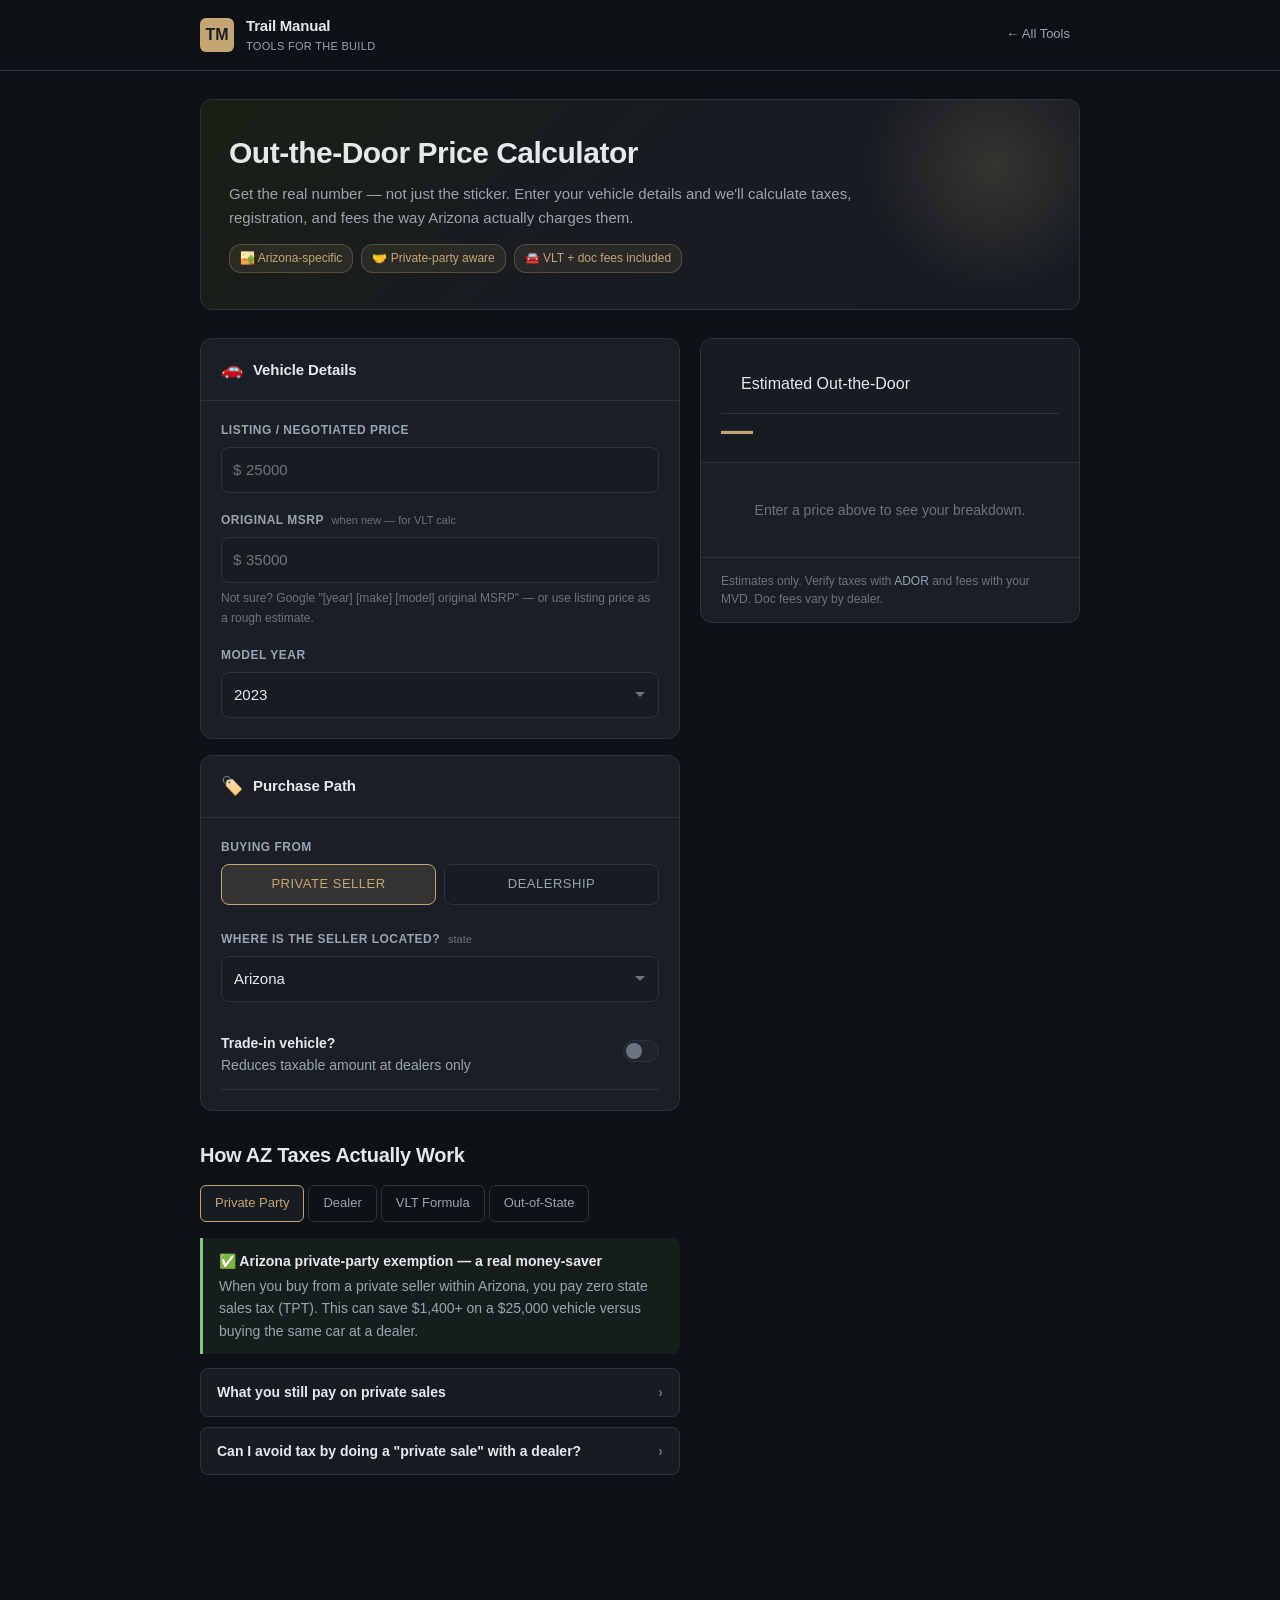
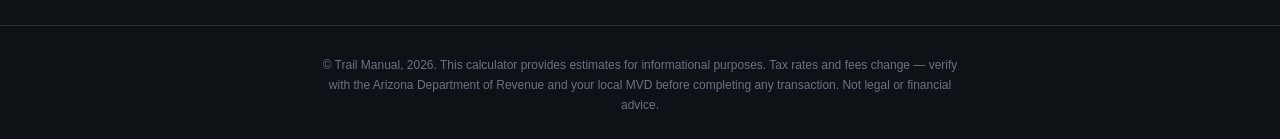
<file: out-the-door-price.html>
<!doctype html>
<html lang="en">
<head>
<meta charset="utf-8">
<meta name="viewport" content="width=device-width,initial-scale=1">
<title>Out-the-Door Price Calculator — Trail Manual</title>
<meta name="description" content="Calculate the real out-the-door cost of any used vehicle purchase in Arizona — including state sales tax, VLT registration, dealer doc fees, and the private-party tax exemption most calculators miss.">
<style>
  :root{
    --bg:#0e1116; --bg-2:#171b22; --bg-3:#1f242d;
    --panel:#1a1f27; --panel-2:#222831; --border:#2c333e;
    --text:#e6e8eb; --text-dim:#9aa3b1; --text-mute:#6b7280;
    --accent:#c5a572;
    --accent-2:#7a8c4f;
    --danger:#e57373; --danger-bg:rgba(229,115,115,.1); --danger-border:rgba(229,115,115,.35);
    --warn:#ffb74d; --warn-bg:rgba(255,183,77,.1); --warn-border:rgba(255,183,77,.35);
    --good:#81c784; --good-bg:rgba(129,199,132,.1); --good-border:rgba(129,199,132,.35);
    --info:#64b5f6; --info-bg:rgba(100,181,246,.1); --info-border:rgba(100,181,246,.35);
    --radius:8px; --radius-lg:12px;
    --shadow:0 4px 24px rgba(0,0,0,.35);
    --max:920px;
  }
  *{box-sizing:border-box}
  html,body{margin:0;padding:0;background:var(--bg);color:var(--text);font-family:-apple-system,BlinkMacSystemFont,"Segoe UI",Roboto,Helvetica,Arial,sans-serif;line-height:1.6;-webkit-font-smoothing:antialiased}
  a{color:var(--accent);text-decoration:none}
  a:hover{text-decoration:underline}
  button{font:inherit;cursor:pointer}
  input,select{font:inherit}

  /* Topbar */
  .topbar{position:sticky;top:0;z-index:50;background:linear-gradient(180deg,#0e1116 0%,rgba(14,17,22,.94) 100%);backdrop-filter:saturate(120%) blur(10px);border-bottom:1px solid var(--border)}
  .topbar-inner{max-width:var(--max);margin:0 auto;padding:14px 20px;display:flex;align-items:center;gap:16px}
  .brand{display:flex;align-items:center;gap:12px;font-weight:700;text-decoration:none;color:var(--text)}
  .brand:hover{text-decoration:none}
  .brand-mark{width:34px;height:34px;background:var(--accent);border-radius:6px;display:flex;align-items:center;justify-content:center;color:#1a1f27;font-weight:900;font-size:16px;flex-shrink:0}
  .brand-text{font-size:15px;letter-spacing:-.2px}
  .brand-sub{color:var(--text-dim);font-size:11px;font-weight:400;letter-spacing:.3px;text-transform:uppercase}
  .topbar-spacer{flex:1}
  .topbar-link{font-size:13px;color:var(--text-dim);padding:6px 10px;border-radius:6px}
  .topbar-link:hover{color:var(--text);background:var(--bg-2);text-decoration:none}

  main{max-width:var(--max);margin:0 auto;padding:28px 20px 80px}

  /* Hero */
  .hero{padding:36px 28px;background:linear-gradient(135deg,#1a1f14 0%,#181b22 50%,#161b22 100%);border:1px solid var(--border);border-radius:var(--radius-lg);margin-bottom:28px;position:relative;overflow:hidden}
  .hero::before{content:'';position:absolute;top:-30%;right:-5%;width:260px;height:260px;background:radial-gradient(circle,rgba(197,165,114,.18) 0%,transparent 70%)}
  .hero h1{font-size:30px;letter-spacing:-.5px;margin:0 0 12px;line-height:1.15;position:relative}
  .hero p{position:relative;color:var(--text-dim);max-width:680px;margin:0 0 6px;font-size:15px}
  .hero-badges{display:flex;gap:8px;flex-wrap:wrap;margin-top:14px;position:relative}
  .hero-badge{display:inline-flex;align-items:center;gap:5px;padding:4px 10px;border-radius:12px;font-size:12px;font-weight:500;border:1px solid;background:rgba(197,165,114,.1);color:var(--accent);border-color:rgba(197,165,114,.3)}

  /* Layout */
  .two-col{display:grid;grid-template-columns:1fr 380px;gap:20px;align-items:start}
  @media(max-width:760px){.two-col{grid-template-columns:1fr}}

  /* Form */
  .card{background:var(--panel);border:1px solid var(--border);border-radius:var(--radius-lg);overflow:hidden;margin-bottom:16px}
  .card-head{padding:16px 20px;border-bottom:1px solid var(--border);display:flex;align-items:center;gap:10px}
  .card-head h2{font-size:15px;font-weight:700;margin:0;letter-spacing:-.1px}
  .card-head .card-icon{font-size:18px}
  .card-body{padding:20px}

  .field{margin-bottom:18px}
  .field:last-child{margin-bottom:0}
  .field label{display:block;font-size:12px;font-weight:600;text-transform:uppercase;letter-spacing:.5px;color:var(--text-dim);margin-bottom:7px}
  .field label span{font-size:11px;font-weight:400;text-transform:none;letter-spacing:0;color:var(--text-mute);margin-left:4px}
  .input-wrap{position:relative}
  .input-wrap .prefix,.input-wrap .suffix{position:absolute;top:50%;transform:translateY(-50%);color:var(--text-mute);font-size:15px;pointer-events:none}
  .input-wrap .prefix{left:12px}
  .input-wrap .suffix{right:12px}
  input[type=number],input[type=text]{width:100%;padding:10px 12px;background:var(--bg-2);border:1px solid var(--border);border-radius:var(--radius);color:var(--text);font-size:15px;outline:none;transition:border-color .15s}
  input[type=number]:focus,input[type=text]:focus{border-color:var(--accent)}
  .input-wrap input[type=number]{padding-left:24px}
  .input-wrap.suffix-wrap input[type=number]{padding-right:32px}
  select{width:100%;padding:10px 12px;background:var(--bg-2);border:1px solid var(--border);border-radius:var(--radius);color:var(--text);font-size:15px;outline:none;appearance:none;background-image:url("data:image/svg+xml,%3Csvg xmlns='http://www.w3.org/2000/svg' width='12' height='12' viewBox='0 0 12 12'%3E%3Cpath fill='%236b7280' d='M6 8L1 3h10z'/%3E%3C/svg%3E");background-repeat:no-repeat;background-position:right 12px center;transition:border-color .15s}
  select:focus{border-color:var(--accent)}
  .radio-group{display:flex;gap:8px;flex-wrap:wrap}
  .radio-opt{flex:1;min-width:120px}
  .radio-opt input{display:none}
  .radio-opt label{display:block;padding:9px 14px;background:var(--bg-2);border:1px solid var(--border);border-radius:var(--radius);font-size:13px;font-weight:500;color:var(--text-dim);cursor:pointer;transition:all .15s;text-align:center}
  .radio-opt input:checked + label{background:rgba(197,165,114,.15);border-color:var(--accent);color:var(--accent)}
  .radio-opt label:hover{color:var(--text);border-color:var(--text-mute)}

  /* Toggle row */
  .toggle-row{display:flex;align-items:center;justify-content:space-between;padding:12px 0;border-bottom:1px solid var(--border)}
  .toggle-row:last-child{border-bottom:none;padding-bottom:0}
  .toggle-row-label{font-size:14px;color:var(--text-dim)}
  .toggle-row-label strong{display:block;color:var(--text);font-size:14px}
  .toggle-switch{position:relative;width:40px;height:22px;flex-shrink:0}
  .toggle-switch input{opacity:0;width:0;height:0}
  .toggle-slider{position:absolute;inset:0;background:var(--bg-3);border:1px solid var(--border);border-radius:22px;cursor:pointer;transition:.2s}
  .toggle-slider:before{content:'';position:absolute;height:16px;width:16px;left:2px;top:2px;background:var(--text-mute);border-radius:50%;transition:.2s}
  .toggle-switch input:checked + .toggle-slider{background:rgba(197,165,114,.25);border-color:var(--accent)}
  .toggle-switch input:checked + .toggle-slider:before{transform:translateX(18px);background:var(--accent)}

  /* Result panel */
  .result-card{background:var(--panel);border:1px solid var(--border);border-radius:var(--radius-lg);overflow:hidden;position:sticky;top:72px}
  .result-head{padding:16px 20px;background:var(--bg-2);border-bottom:1px solid var(--border)}
  .result-head h2{font-size:14px;font-weight:700;text-transform:uppercase;letter-spacing:.6px;color:var(--text-dim);margin:0 0 4px}
  .result-total{font-size:32px;font-weight:800;color:var(--accent);letter-spacing:-.5px;line-height:1}
  .result-total small{font-size:14px;font-weight:400;color:var(--text-mute)}

  .result-lines{padding:16px 20px}
  .result-line{display:flex;justify-content:space-between;align-items:baseline;padding:7px 0;border-bottom:1px solid var(--border);font-size:14px}
  .result-line:last-child{border-bottom:none}
  .result-line.subtotal{font-weight:600;color:var(--text);padding-top:10px;margin-top:4px;border-top:2px solid var(--border)}
  .result-line.subtotal:first-child{border-top:none;margin-top:0;padding-top:7px}
  .result-line.total-line{font-weight:800;font-size:16px;color:var(--accent);border-top:2px solid var(--accent);margin-top:6px;padding-top:12px}
  .result-line.zero{color:var(--text-mute)}
  .result-line .label{color:var(--text-dim)}
  .result-line .amount{font-variant-numeric:tabular-nums;font-weight:600}
  .result-line .amount.good{color:var(--good)}
  .result-line .amount.zero{color:var(--text-mute)}

  .result-note{padding:14px 20px;border-top:1px solid var(--border);font-size:12px;color:var(--text-mute);line-height:1.5}
  .result-note a{color:var(--text-dim)}

  /* Info sections */
  .info-section{margin-top:28px}
  .info-section h2{font-size:20px;letter-spacing:-.3px;margin:0 0 14px}
  .callout{border-left:3px solid var(--accent);background:rgba(197,165,114,.07);border-radius:0 8px 8px 0;padding:12px 16px;margin-bottom:14px;font-size:14px;color:var(--text-dim)}
  .callout strong{color:var(--text);display:block;margin-bottom:3px;font-size:14px}
  .callout.good{border-color:var(--good);background:rgba(129,199,132,.07)}
  .callout.warn{border-color:var(--warn);background:rgba(255,183,77,.07)}
  .callout.danger{border-color:var(--danger);background:rgba(229,115,115,.07)}

  /* VLT table */
  .vlt-table{width:100%;border-collapse:collapse;font-size:13px;margin:12px 0}
  .vlt-table th{text-align:left;padding:8px 10px;font-size:11px;font-weight:700;text-transform:uppercase;letter-spacing:.5px;color:var(--text-mute);border-bottom:1px solid var(--border)}
  .vlt-table td{padding:9px 10px;border-bottom:1px solid var(--border);color:var(--text-dim)}
  .vlt-table td:last-child,.vlt-table th:last-child{text-align:right}
  .vlt-table tr.highlight td{color:var(--accent);font-weight:600}
  .vlt-table tr:last-child td{border-bottom:none}

  /* State tooltip */
  .az-note{background:var(--good-bg);border:1px solid var(--good-border);border-radius:var(--radius);padding:10px 14px;font-size:13px;color:var(--text-dim);margin-top:10px;display:none}
  .az-note strong{color:var(--good)}

  /* Section tabs */
  .tab-row{display:flex;gap:4px;margin-bottom:16px;flex-wrap:wrap}
  .tab-btn{padding:7px 14px;border-radius:6px;background:transparent;border:1px solid var(--border);color:var(--text-dim);font-size:13px;font-weight:500;cursor:pointer;transition:all .15s}
  .tab-btn:hover{color:var(--text);background:var(--bg-2)}
  .tab-btn.active{color:var(--accent);background:var(--bg-2);border-color:var(--accent)}
  .tab-panel{display:none}
  .tab-panel.active{display:block}

  /* City/tax table */
  .city-table{width:100%;border-collapse:collapse;font-size:13px}
  .city-table th{text-align:left;padding:8px 10px;font-size:11px;font-weight:700;text-transform:uppercase;letter-spacing:.5px;color:var(--text-mute);border-bottom:1px solid var(--border)}
  .city-table td{padding:9px 10px;border-bottom:1px solid var(--border);color:var(--text-dim)}
  .city-table td:not(:first-child){text-align:right}
  .city-table th:not(:first-child){text-align:right}
  .city-table tr:last-child td{border-bottom:none}
  .city-table tr.selected td{background:rgba(197,165,114,.08);color:var(--text)}

  /* Footer */
  .footer{padding:30px 20px 24px;text-align:center;color:var(--text-mute);font-size:12px;border-top:1px solid var(--border);margin-top:60px}
  .footer .disclaimer{max-width:640px;margin:0 auto;line-height:1.65}

  /* Utils */
  .sr-only{position:absolute;width:1px;height:1px;overflow:hidden;clip:rect(0,0,0,0)}
  .hidden{display:none !important}

  /* Expandable */
  .expander{background:var(--bg-2);border:1px solid var(--border);border-radius:var(--radius);margin-bottom:10px;overflow:hidden}
  .expander-head{display:flex;justify-content:space-between;align-items:center;padding:12px 16px;cursor:pointer;font-size:14px;font-weight:600}
  .expander-head:hover{background:var(--panel)}
  .expander-arrow{color:var(--text-mute);transition:transform .2s;font-style:normal}
  .expander.open .expander-arrow{transform:rotate(90deg)}
  .expander-body{padding:14px 16px;border-top:1px solid var(--border);font-size:14px;color:var(--text-dim);display:none}
  .expander.open .expander-body{display:block}
  .expander-body p{margin:0 0 10px}
  .expander-body p:last-child{margin:0}
</style>
</head>
<body>

<div class="topbar">
  <div class="topbar-inner">
    <a href="/" class="brand">
      <div class="brand-mark">TM</div>
      <div>
        <div class="brand-text">Trail Manual</div>
        <div class="brand-sub">Tools for the build</div>
      </div>
    </a>
    <div class="topbar-spacer"></div>
    <a href="/" class="topbar-link">← All Tools</a>
  </div>
</div>

<main>
  <div class="hero">
    <h1>Out-the-Door Price Calculator</h1>
    <p>Get the real number — not just the sticker. Enter your vehicle details and we'll calculate taxes, registration, and fees the way Arizona actually charges them.</p>
    <div class="hero-badges">
      <span class="hero-badge">🏜️ Arizona-specific</span>
      <span class="hero-badge">🤝 Private-party aware</span>
      <span class="hero-badge">🚘 VLT + doc fees included</span>
    </div>
  </div>

  <div class="two-col">
    <!-- LEFT: Input form -->
    <div class="form-col">

      <!-- Card 1: Vehicle -->
      <div class="card">
        <div class="card-head">
          <span class="card-icon">🚗</span>
          <h2>Vehicle Details</h2>
        </div>
        <div class="card-body">
          <div class="field">
            <label>Listing / Negotiated Price</label>
            <div class="input-wrap">
              <span class="prefix">$</span>
              <input type="number" id="price" placeholder="25000" min="0" value="">
            </div>
          </div>
          <div class="field">
            <label>Original MSRP <span>when new — for VLT calc</span></label>
            <div class="input-wrap">
              <span class="prefix">$</span>
              <input type="number" id="msrp" placeholder="35000" min="0" value="">
            </div>
            <div style="font-size:12px;color:var(--text-mute);margin-top:6px">Not sure? Google "[year] [make] [model] original MSRP" — or use listing price as a rough estimate.</div>
          </div>
          <div class="field">
            <label>Model Year</label>
            <select id="modelYear"></select>
          </div>
        </div>
      </div>

      <!-- Card 2: Purchase path -->
      <div class="card">
        <div class="card-head">
          <span class="card-icon">🏷️</span>
          <h2>Purchase Path</h2>
        </div>
        <div class="card-body">
          <div class="field">
            <label>Buying From</label>
            <div class="radio-group">
              <div class="radio-opt">
                <input type="radio" name="buyFrom" id="buyPrivate" value="private" checked>
                <label for="buyPrivate">Private Seller</label>
              </div>
              <div class="radio-opt">
                <input type="radio" name="buyFrom" id="buyDealer" value="dealer">
                <label for="buyDealer">Dealership</label>
              </div>
            </div>
          </div>

          <div class="field" id="purchaseStateField">
            <label>Where is the seller located? <span>state</span></label>
            <select id="purchaseState">
              <option value="AZ" selected>Arizona</option>
              <option value="CA">California</option>
              <option value="NV">Nevada</option>
              <option value="NM">New Mexico</option>
              <option value="UT">Utah</option>
              <option value="CO">Colorado</option>
              <option value="TX">Texas</option>
              <option value="OR">Oregon (no state tax)</option>
              <option value="MT">Montana (no state tax)</option>
              <option value="NH">New Hampshire (no state tax)</option>
              <option value="AK">Alaska (no state tax)</option>
              <option value="DE">Delaware (no state tax)</option>
              <option value="OTHER">Other state</option>
            </select>
            <div class="az-note" id="oos-note">
              <strong>Out-of-state purchase notice</strong>
              Even buying from a private seller in another state, you'll owe AZ's 5.6% use tax when you register the vehicle at home — unless you can show you paid equivalent sales tax in the seller's state.
            </div>
          </div>

          <!-- Private-only: AZ city -->
          <div class="field" id="dealerCityField" style="display:none">
            <label>Dealer Location <span>affects TPT rate</span></label>
            <select id="dealerCity">
              <option value="phoenix">Phoenix (~8.6% combined)</option>
              <option value="scottsdale">Scottsdale (~7.95%)</option>
              <option value="tempe">Tempe (~8.1%)</option>
              <option value="mesa">Mesa (~8.3%)</option>
              <option value="chandler">Chandler (~7.8%)</option>
              <option value="gilbert">Gilbert (~7.8%)</option>
              <option value="glendale">Glendale (~9.2%)</option>
              <option value="peoria">Peoria (~8.1%)</option>
              <option value="tucson">Tucson (~8.1%)</option>
              <option value="flagstaff">Flagstaff (~9.18%)</option>
              <option value="other_az">Other AZ city (state 5.6% only)</option>
            </select>
          </div>

          <!-- Trade-in -->
          <div class="field">
            <div class="toggle-row">
              <div class="toggle-row-label">
                <strong>Trade-in vehicle?</strong>
                <span class="toggle-row-label">Reduces taxable amount at dealers only</span>
              </div>
              <label class="toggle-switch">
                <input type="checkbox" id="hasTradeIn">
                <span class="toggle-slider"></span>
              </label>
            </div>
            <div id="tradeInSection" class="hidden" style="margin-top:14px">
              <div class="field" style="margin-bottom:0">
                <label>Trade-In Value <span>dealer's offer</span></label>
                <div class="input-wrap">
                  <span class="prefix">$</span>
                  <input type="number" id="tradeInValue" placeholder="8000" min="0">
                </div>
              </div>
              <div id="tradeInDealerNote" style="font-size:12px;color:var(--text-mute);margin-top:8px;display:none">
                Trade-in credit reduces your taxable purchase price at a dealer — one of the biggest reasons to trade vs. sell separately.
              </div>
            </div>
          </div>
        </div>
      </div>

      <!-- Card 3: Dealer fees -->
      <div class="card" id="dealerFeeCard" style="display:none">
        <div class="card-head">
          <span class="card-icon">📄</span>
          <h2>Dealer Fees</h2>
        </div>
        <div class="card-body">
          <div class="field">
            <label>Doc Fee <span>AZ has no cap — verify with dealer</span></label>
            <div class="input-wrap">
              <span class="prefix">$</span>
              <input type="number" id="docFee" value="450" min="0" max="2000">
            </div>
            <div style="font-size:12px;color:var(--text-mute);margin-top:6px">Typical Phoenix-area range: $400–$500. Ask before signing — it's negotiable at some dealers.</div>
          </div>
          <div class="toggle-row">
            <div class="toggle-row-label">
              <strong>Other dealer add-ons?</strong>
              <span class="toggle-row-label">Destination, dealer prep, accessories</span>
            </div>
            <label class="toggle-switch">
              <input type="checkbox" id="hasDealerAddons">
              <span class="toggle-slider"></span>
            </label>
          </div>
          <div id="dealerAddonsSection" class="hidden" style="margin-top:14px">
            <div class="field" style="margin-bottom:0">
              <label>Total Add-On Fees</label>
              <div class="input-wrap">
                <span class="prefix">$</span>
                <input type="number" id="dealerAddons" placeholder="0" min="0">
              </div>
            </div>
          </div>
        </div>
      </div>

      <!-- Info tabs section -->
      <div class="info-section">
        <h2>How AZ Taxes Actually Work</h2>

        <div class="tab-row">
          <button class="tab-btn active" data-tab="private">Private Party</button>
          <button class="tab-btn" data-tab="dealer">Dealer</button>
          <button class="tab-btn" data-tab="vlt">VLT Formula</button>
          <button class="tab-btn" data-tab="oos">Out-of-State</button>
        </div>

        <div class="tab-panel active" id="tab-private">
          <div class="callout good">
            <strong>✅ Arizona private-party exemption — a real money-saver</strong>
            When you buy from a private seller within Arizona, you pay zero state sales tax (TPT). This can save $1,400+ on a $25,000 vehicle versus buying the same car at a dealer.
          </div>
          <div class="expander">
            <div class="expander-head">What you still pay on private sales <i class="expander-arrow">›</i></div>
            <div class="expander-body">
              <p>Even with no sales tax, private-party purchases still require:</p>
              <p><strong>Vehicle License Tax (VLT)</strong> — AZ's registration fee based on your vehicle's original MSRP and age. Paid annually to ADOT/MVD.</p>
              <p><strong>Title transfer fee</strong> — approximately $4–$10 at the MVD.</p>
              <p><strong>Registration base fee</strong> — approximately $8–$15 depending on vehicle weight.</p>
              <p>Total registration fees are typically $50–$100 for most used vehicles, in addition to VLT.</p>
            </div>
          </div>
          <div class="expander">
            <div class="expander-head">Can I avoid tax by doing a "private sale" with a dealer? <i class="expander-arrow">›</i></div>
            <div class="expander-body">
              <p>No. The exemption only applies to transactions with non-licensed individuals. If a dealer, wholesaler, or any licensed motor vehicle dealer is involved, the TPT applies regardless of how the paperwork is structured.</p>
            </div>
          </div>
        </div>

        <div class="tab-panel" id="tab-dealer">
          <div class="callout warn">
            <strong>⚠️ Dealer sales are subject to TPT — and the rate depends on city</strong>
            Arizona's Transaction Privilege Tax stacks state (5.6%) + county + city rates. Phoenix buyers pay roughly 8.6% total; some municipalities hit 9–11%.
          </div>
          <p style="font-size:14px;color:var(--text-dim);margin-bottom:12px">Common Phoenix metro combined TPT rates (approximate — verify with <a href="https://azdor.gov/business/transaction-privilege-tax/tpt-license" target="_blank">ADOR's rate lookup</a>):</p>
          <table class="city-table">
            <thead><tr><th>City</th><th>State</th><th>County</th><th>City</th><th>Total</th></tr></thead>
            <tbody>
              <tr><td>Phoenix</td><td>5.6%</td><td>0.7%</td><td>2.3%</td><td>8.6%</td></tr>
              <tr><td>Scottsdale</td><td>5.6%</td><td>0.7%</td><td>1.65%</td><td>7.95%</td></tr>
              <tr><td>Tempe</td><td>5.6%</td><td>0.7%</td><td>1.8%</td><td>8.1%</td></tr>
              <tr><td>Mesa</td><td>5.6%</td><td>0.7%</td><td>2.0%</td><td>8.3%</td></tr>
              <tr><td>Chandler</td><td>5.6%</td><td>0.7%</td><td>1.5%</td><td>7.8%</td></tr>
              <tr><td>Gilbert</td><td>5.6%</td><td>0.7%</td><td>1.5%</td><td>7.8%</td></tr>
              <tr><td>Glendale</td><td>5.6%</td><td>0.7%</td><td>2.9%</td><td>9.2%</td></tr>
              <tr><td>Flagstaff</td><td>5.6%</td><td>0.65%</td><td>2.93%</td><td>9.18%</td></tr>
            </tbody>
          </table>
          <p style="font-size:12px;color:var(--text-mute);margin-top:8px">Rates are approximate and can change. Use <a href="https://azdor.gov" target="_blank">ADOR's official tool</a> to verify your exact ZIP code rate.</p>
          <div class="expander" style="margin-top:12px">
            <div class="expander-head">Trade-in tax credit — dealer only <i class="expander-arrow">›</i></div>
            <div class="expander-body">
              <p>At a licensed Arizona dealer, your trade-in value is subtracted from the purchase price <em>before</em> TPT is calculated. Trade a $10k vehicle toward a $28k purchase and you only pay tax on $18k — saving roughly $1,500+ at Phoenix rates.</p>
              <p>This credit does not apply if you sell your old vehicle separately (even on the same day). It only applies when the trade-in goes directly to the dealer.</p>
            </div>
          </div>
        </div>

        <div class="tab-panel" id="tab-vlt">
          <div class="callout">
            <strong>Vehicle License Tax (VLT) — AZ's annual registration fee</strong>
            The VLT is calculated on the original MSRP of the vehicle, depreciated each year. It's your largest annual fee and is often a surprise for buyers used to flat registration fees.
          </div>
          <p style="font-size:14px;color:var(--text-dim);margin-bottom:10px">The formula:</p>
          <div style="background:var(--bg-2);border:1px solid var(--border);border-radius:var(--radius);padding:14px 16px;font-family:monospace;font-size:13px;color:var(--accent);margin-bottom:14px">
            Assessed Value = MSRP × 60% × (1 − 0.1625)^(years since new)<br>
            VLT = (Assessed Value ÷ 100) × $2.89<br>
            <span style="color:var(--text-mute)">Minimum VLT = $10</span>
          </div>
          <p style="font-size:14px;color:var(--text-dim);margin-bottom:10px">Example: $35,000 MSRP vehicle over time:</p>
          <table class="vlt-table" id="vltExampleTable">
            <thead><tr><th>Vehicle Age</th><th>Assessed Value</th><th>Est. Annual VLT</th></tr></thead>
            <tbody></tbody>
          </table>
          <p style="font-size:12px;color:var(--text-mute);margin-top:8px">VLT is paid at first registration and renewed annually. The amount decreases each year as the vehicle depreciates.</p>
        </div>

        <div class="tab-panel" id="tab-oos">
          <div class="callout danger">
            <strong>⚠️ Out-of-state purchase? You pay AZ use tax at registration.</strong>
            Even buying from a private seller in Nevada, California, or another state, you'll owe AZ's 5.6% use tax when you title the vehicle here. The private-party exemption only applies to in-state private sales.
          </div>
          <div class="expander">
            <div class="expander-head">What if I paid sales tax in the other state? <i class="expander-arrow">›</i></div>
            <div class="expander-body">
              <p>Arizona provides a credit for sales tax you paid to another state. You'll owe the difference if AZ's rate (5.6%) is higher than what you paid. If you paid more tax in the other state, you generally get no refund — but you won't be double-taxed beyond 5.6% total.</p>
              <p>Oregon, Montana, Alaska, New Hampshire, and Delaware have no state sales tax — so any vehicle purchased there and registered in AZ will owe the full 5.6% AZ use tax.</p>
            </div>
          </div>
          <div class="expander">
            <div class="expander-head">Montana LLC loophole — don't do it <i class="expander-arrow">›</i></div>
            <div class="expander-body">
              <p>Montana has no sales tax and no registration requirement for vehicles owned by Montana LLCs. Some buyers form Montana LLCs specifically to register high-dollar vehicles there and avoid home-state taxes. This is legal in Montana — but constitutes tax evasion in your home state if you're an AZ resident using the vehicle primarily in AZ. ADOT actively investigates this and penalties include back taxes, interest, and fines.</p>
            </div>
          </div>
          <p style="font-size:13px;color:var(--text-dim);margin-top:12px">Use Arizona's official <a href="https://usetax.az.gov/" target="_blank">Vehicle Use Tax Calculator</a> for out-of-state purchases — it's the authoritative tool.</p>
        </div>
      </div>

    </div>

    <!-- RIGHT: Results -->
    <div class="result-col">
      <div class="result-card">
        <div class="result-head">
          <div class="result-head h2">Estimated Out-the-Door</div>
          <div class="result-total" id="resultTotal">—</div>
        </div>
        <div class="result-lines" id="resultLines">
          <div style="padding:20px 0;text-align:center;color:var(--text-mute);font-size:14px">
            Enter a price above to see your breakdown.
          </div>
        </div>
        <div class="result-note">
          Estimates only. Verify taxes with <a href="https://azdor.gov" target="_blank">ADOR</a> and fees with your MVD. Doc fees vary by dealer.
        </div>
      </div>
    </div>
  </div>

</main>

<footer class="footer">
  <div class="disclaimer">
    © Trail Manual, 2026. This calculator provides estimates for informational purposes. Tax rates and fees change — verify with the Arizona Department of Revenue and your local MVD before completing any transaction. Not legal or financial advice.
  </div>
</footer>

<script>
// ─── Data ───────────────────────────────────────────────────────────────────

const DEALER_CITY_RATES = {
  phoenix:    0.086,
  scottsdale: 0.0795,
  tempe:      0.081,
  mesa:       0.083,
  chandler:   0.078,
  gilbert:    0.078,
  glendale:   0.092,
  peoria:     0.081,
  tucson:     0.081,
  flagstaff:  0.0918,
  other_az:   0.056,
};

const NO_SALES_TAX_STATES = ['OR','MT','NH','AK','DE'];

const VLT_RATE = 2.89;       // per $100 assessed value (used vehicles)
const VLT_INITIAL_RATE = 2.80; // first year new
const AZ_USE_TAX = 0.056;
const AZ_STATE_TPT = 0.056;
const TITLE_FEE = 4;
const REG_BASE = 12;
const OTHER_REG_FEES = 16;   // air quality + misc

// ─── DOM ────────────────────────────────────────────────────────────────────

const $ = id => document.getElementById(id);

// Populate year dropdown
(function(){
  const sel = $('modelYear');
  const cur = new Date().getFullYear();
  for(let y = cur + 1; y >= 1985; y--){
    const opt = document.createElement('option');
    opt.value = y;
    opt.textContent = y;
    if(y === cur - 3) opt.selected = true;
    sel.appendChild(opt);
  }
})();

// ─── VLT example table ──────────────────────────────────────────────────────
(function(){
  const tbody = document.querySelector('#vltExampleTable tbody');
  const msrp = 35000;
  for(let age = 0; age <= 12; age++){
    const assessed = msrp * 0.60 * Math.pow(1 - 0.1625, age);
    const vlt = Math.max(10, (assessed / 100) * VLT_RATE);
    const tr = document.createElement('tr');
    tr.innerHTML = `<td>${age === 0 ? 'New (year 1)' : age + ' year' + (age > 1 ? 's' : '') + ' old'}</td><td>$${Math.round(assessed).toLocaleString()}</td><td>$${Math.round(vlt).toLocaleString()}</td>`;
    tbody.appendChild(tr);
  }
})();

// ─── UI toggles ─────────────────────────────────────────────────────────────

function updatePurchasePathUI(){
  const isDealer = document.querySelector('input[name="buyFrom"]:checked').value === 'dealer';
  $('dealerFeeCard').style.display = isDealer ? '' : 'none';
  $('dealerCityField').style.display = isDealer ? '' : 'none';
  $('tradeInDealerNote').style.display = isDealer ? '' : 'none';
  calculate();
}

function updatePurchaseStateUI(){
  const state = $('purchaseState').value;
  const oos = state !== 'AZ';
  $('oos-note').style.display = oos ? 'block' : 'none';
  calculate();
}

function updateTradeInUI(){
  const hasTrade = $('hasTradeIn').checked;
  $('tradeInSection').classList.toggle('hidden', !hasTrade);
  calculate();
}

function updateAddonsUI(){
  $('dealerAddonsSection').classList.toggle('hidden', !$('hasDealerAddons').checked);
  calculate();
}

document.querySelectorAll('input[name="buyFrom"]').forEach(r => r.addEventListener('change', updatePurchasePathUI));
$('purchaseState').addEventListener('change', updatePurchaseStateUI);
$('hasTradeIn').addEventListener('change', updateTradeInUI);
$('hasDealerAddons').addEventListener('change', updateAddonsUI);

// All numeric inputs → recalc
['price','msrp','docFee','tradeInValue','dealerAddons'].forEach(id => {
  $(id).addEventListener('input', calculate);
});
$('modelYear').addEventListener('change', calculate);
$('dealerCity').addEventListener('change', calculate);

// ─── Tab logic ───────────────────────────────────────────────────────────────

document.querySelectorAll('.tab-btn').forEach(btn => {
  btn.addEventListener('click', () => {
    const tab = btn.dataset.tab;
    document.querySelectorAll('.tab-btn').forEach(b => b.classList.remove('active'));
    document.querySelectorAll('.tab-panel').forEach(p => p.classList.remove('active'));
    btn.classList.add('active');
    document.getElementById('tab-' + tab).classList.add('active');
  });
});

// ─── Expanders ───────────────────────────────────────────────────────────────

document.querySelectorAll('.expander-head').forEach(head => {
  head.addEventListener('click', () => {
    head.parentElement.classList.toggle('open');
  });
});

// ─── Calculator ──────────────────────────────────────────────────────────────

function fmt(n){ return '$' + Math.round(n).toLocaleString(); }
function fmtN(n){ return n === 0 ? '—' : fmt(n); }

function calculate(){
  const price      = parseFloat($('price').value) || 0;
  const msrp       = parseFloat($('msrp').value) || price;
  const modelYear  = parseInt($('modelYear').value) || new Date().getFullYear() - 3;
  const isDealer   = document.querySelector('input[name="buyFrom"]:checked').value === 'dealer';
  const purchState = $('purchaseState').value;
  const hasTrade   = $('hasTradeIn').checked;
  const tradeVal   = hasTrade ? (parseFloat($('tradeInValue').value) || 0) : 0;
  const docFee     = isDealer ? (parseFloat($('docFee').value) || 0) : 0;
  const addons     = (isDealer && $('hasDealerAddons').checked) ? (parseFloat($('dealerAddons').value) || 0) : 0;
  const dealerCity = $('dealerCity').value;

  if(price <= 0){ showEmpty(); return; }

  // ── VLT ──
  const curYear = new Date().getFullYear();
  const age = Math.max(0, curYear - modelYear);
  const assessedValue = msrp * 0.60 * Math.pow(1 - 0.1625, age);
  const vlt = Math.max(10, (assessedValue / 100) * VLT_RATE);

  // ── Sales / Use tax ──
  let salesTax = 0;
  let salesTaxLabel = '';
  let taxNote = '';

  if(isDealer){
    // Dealer: TPT on (price - trade-in if any)
    const taxablePrice = Math.max(0, price - (hasTrade ? tradeVal : 0));
    const tptRate = DEALER_CITY_RATES[dealerCity] || AZ_STATE_TPT;
    salesTax = taxablePrice * tptRate;
    const pct = (tptRate * 100).toFixed(2);
    salesTaxLabel = `Sales Tax (TPT ${pct}%)`;
    if(hasTrade && tradeVal > 0){
      taxNote = `Trade-in reduces taxable amount by ${fmt(tradeVal)}`;
    }
  } else {
    // Private party
    if(purchState === 'AZ'){
      // In-state private: no sales tax
      salesTax = 0;
      salesTaxLabel = 'Sales Tax';
    } else {
      // OOS private: 5.6% AZ use tax
      salesTax = price * AZ_USE_TAX;
      salesTaxLabel = `AZ Use Tax (5.6%)`;
      taxNote = `Out-of-state purchase — AZ use tax applies at registration`;
    }
  }

  // ── Registration fees ──
  const totalReg = TITLE_FEE + REG_BASE + OTHER_REG_FEES;

  // ── Subtotals ──
  const baseCost = price;
  const dealerFees = docFee + addons;
  const subtotalBeforeTax = baseCost + dealerFees;
  const taxAndReg = salesTax + vlt + totalReg;
  const grandTotal = subtotalBeforeTax + taxAndReg;

  // ── Savings note (private party in AZ) ──
  let savings = null;
  if(!isDealer && purchState === 'AZ'){
    // Calculate what tax would have been at dealer
    const hypotheticalRate = DEALER_CITY_RATES['phoenix'];
    const hypotheticalTax = price * hypotheticalRate;
    savings = hypotheticalTax;
  }

  // ── Render ──
  $('resultTotal').textContent = fmt(grandTotal);

  let html = '';

  html += line('Purchase Price', price, '');

  if(isDealer){
    if(docFee > 0) html += line('Doc Fee', docFee, '');
    if(addons > 0) html += line('Dealer Add-Ons', addons, '');
    if(dealerFees > 0) html += lineSubtotal('Subtotal (before tax)', subtotalBeforeTax);
  }

  html += '<div style="height:8px"></div>';

  if(!isDealer && purchState === 'AZ'){
    html += lineZero('Sales Tax (AZ private-party)', 'Exempt ✓');
  } else {
    html += line(salesTaxLabel, salesTax, taxNote ? 'dim' : '');
  }

  html += line('Vehicle License Tax (VLT)', vlt, `Based on ${fmt(assessedValue)} assessed value`);
  html += line('Title + Registration', totalReg, 'Title, base reg, air quality');

  html += lineTotal('Estimated Out-the-Door', grandTotal);

  if(savings && savings > 100){
    html += `<div style="margin-top:12px;padding:10px 14px;background:var(--good-bg);border:1px solid var(--good-border);border-radius:var(--radius);font-size:13px;color:var(--text-dim)"><strong style="color:var(--good)">🎉 Saving ~${fmt(savings)} vs. a dealer</strong><br>The AZ private-party exemption means you pay no sales tax on this in-state purchase.</div>`;
  }

  if(taxNote){
    html += `<div style="margin-top:10px;font-size:12px;color:var(--text-mute);padding:8px 12px;background:var(--bg-2);border-radius:6px">${taxNote}</div>`;
  }

  $('resultLines').innerHTML = html;
}

function line(label, amount, note){
  const dimClass = note === 'dim' ? ' zero' : '';
  return `<div class="result-line">
    <span class="label">${label}${note && note !== 'dim' ? `<br><span style="font-size:11px;color:var(--text-mute)">${note}</span>` : ''}</span>
    <span class="amount${dimClass}">${fmt(amount)}</span>
  </div>`;
}

function lineZero(label, note){
  return `<div class="result-line">
    <span class="label">${label}</span>
    <span class="amount good">${note}</span>
  </div>`;
}

function lineSubtotal(label, amount){
  return `<div class="result-line subtotal">
    <span class="label">${label}</span>
    <span class="amount">${fmt(amount)}</span>
  </div>`;
}

function lineTotal(label, amount){
  return `<div class="result-line total-line">
    <span>${label}</span>
    <span>${fmt(amount)}</span>
  </div>`;
}

function showEmpty(){
  $('resultTotal').textContent = '—';
  $('resultLines').innerHTML = `<div style="padding:20px 0;text-align:center;color:var(--text-mute);font-size:14px">Enter a price above to see your breakdown.</div>`;
}

// ─── Init ────────────────────────────────────────────────────────────────────
updatePurchasePathUI();
updatePurchaseStateUI();
calculate();
</script>

</body>
</html>
</file>
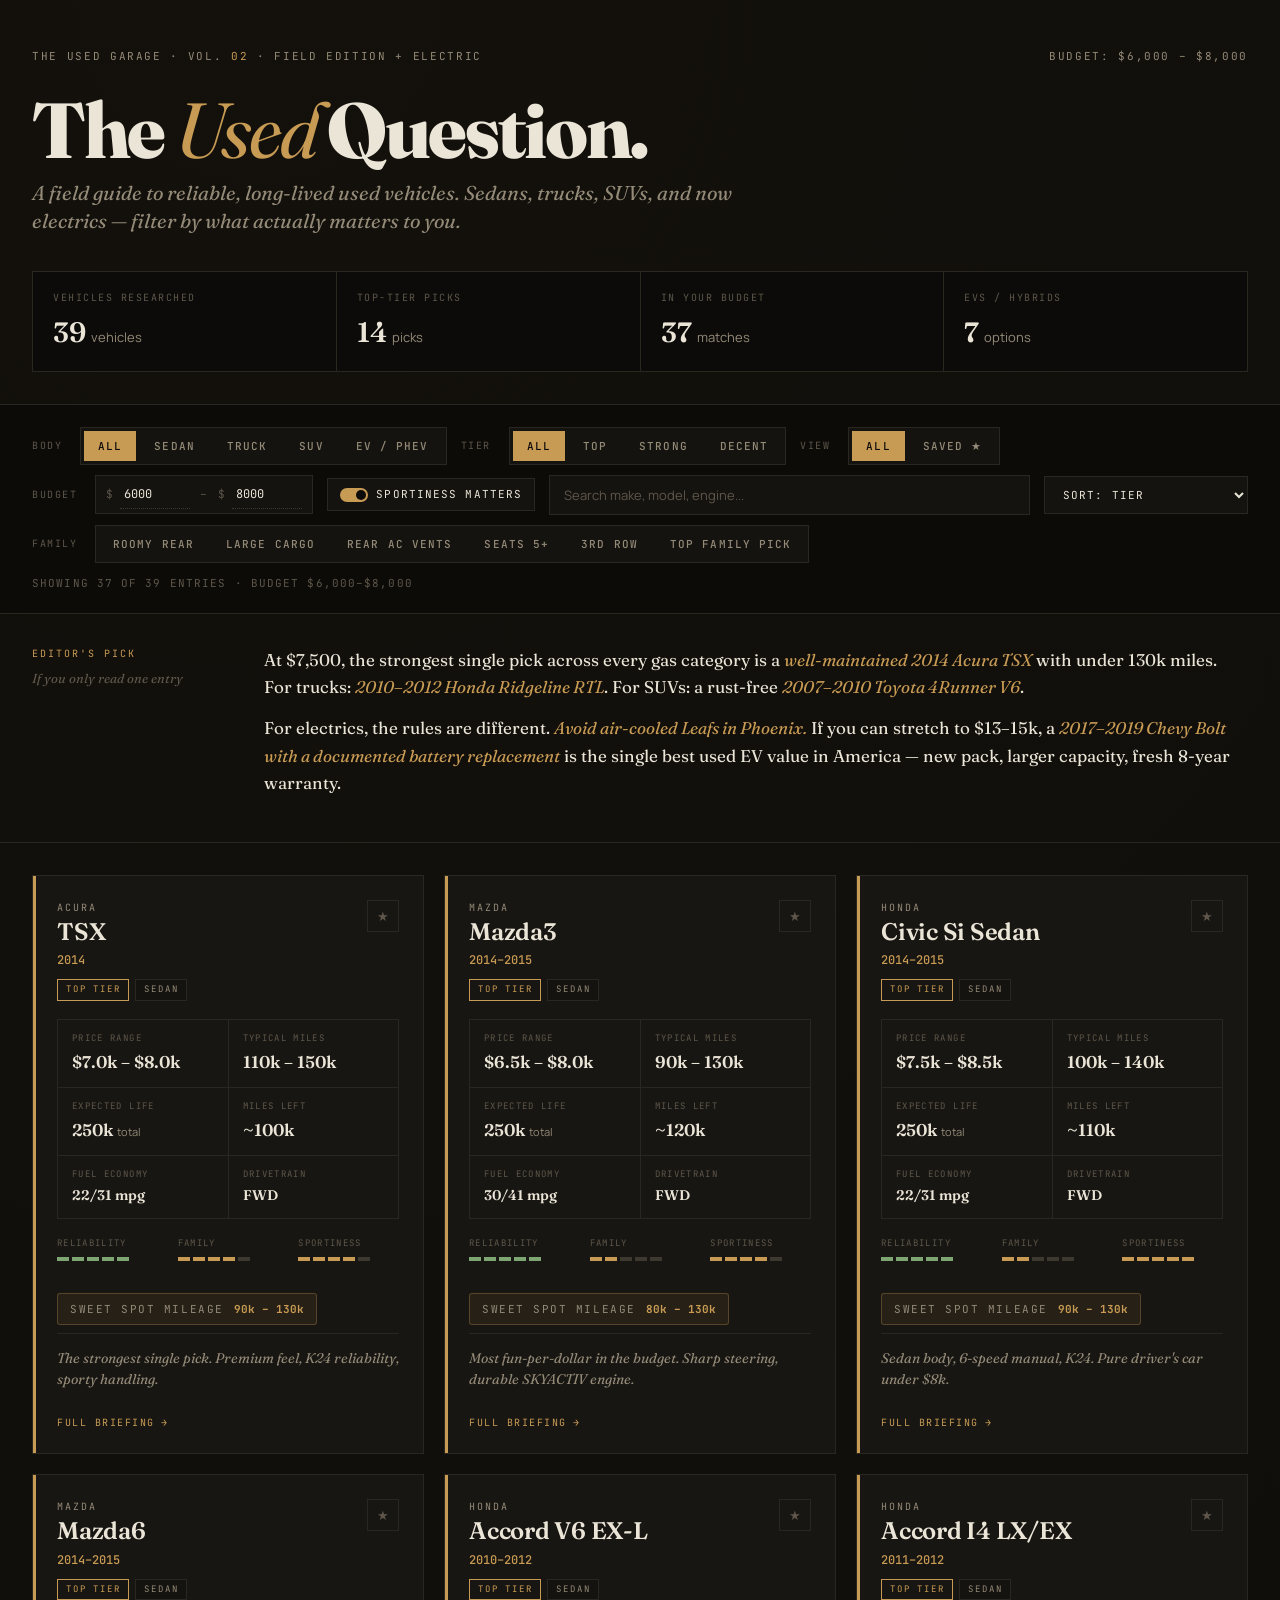
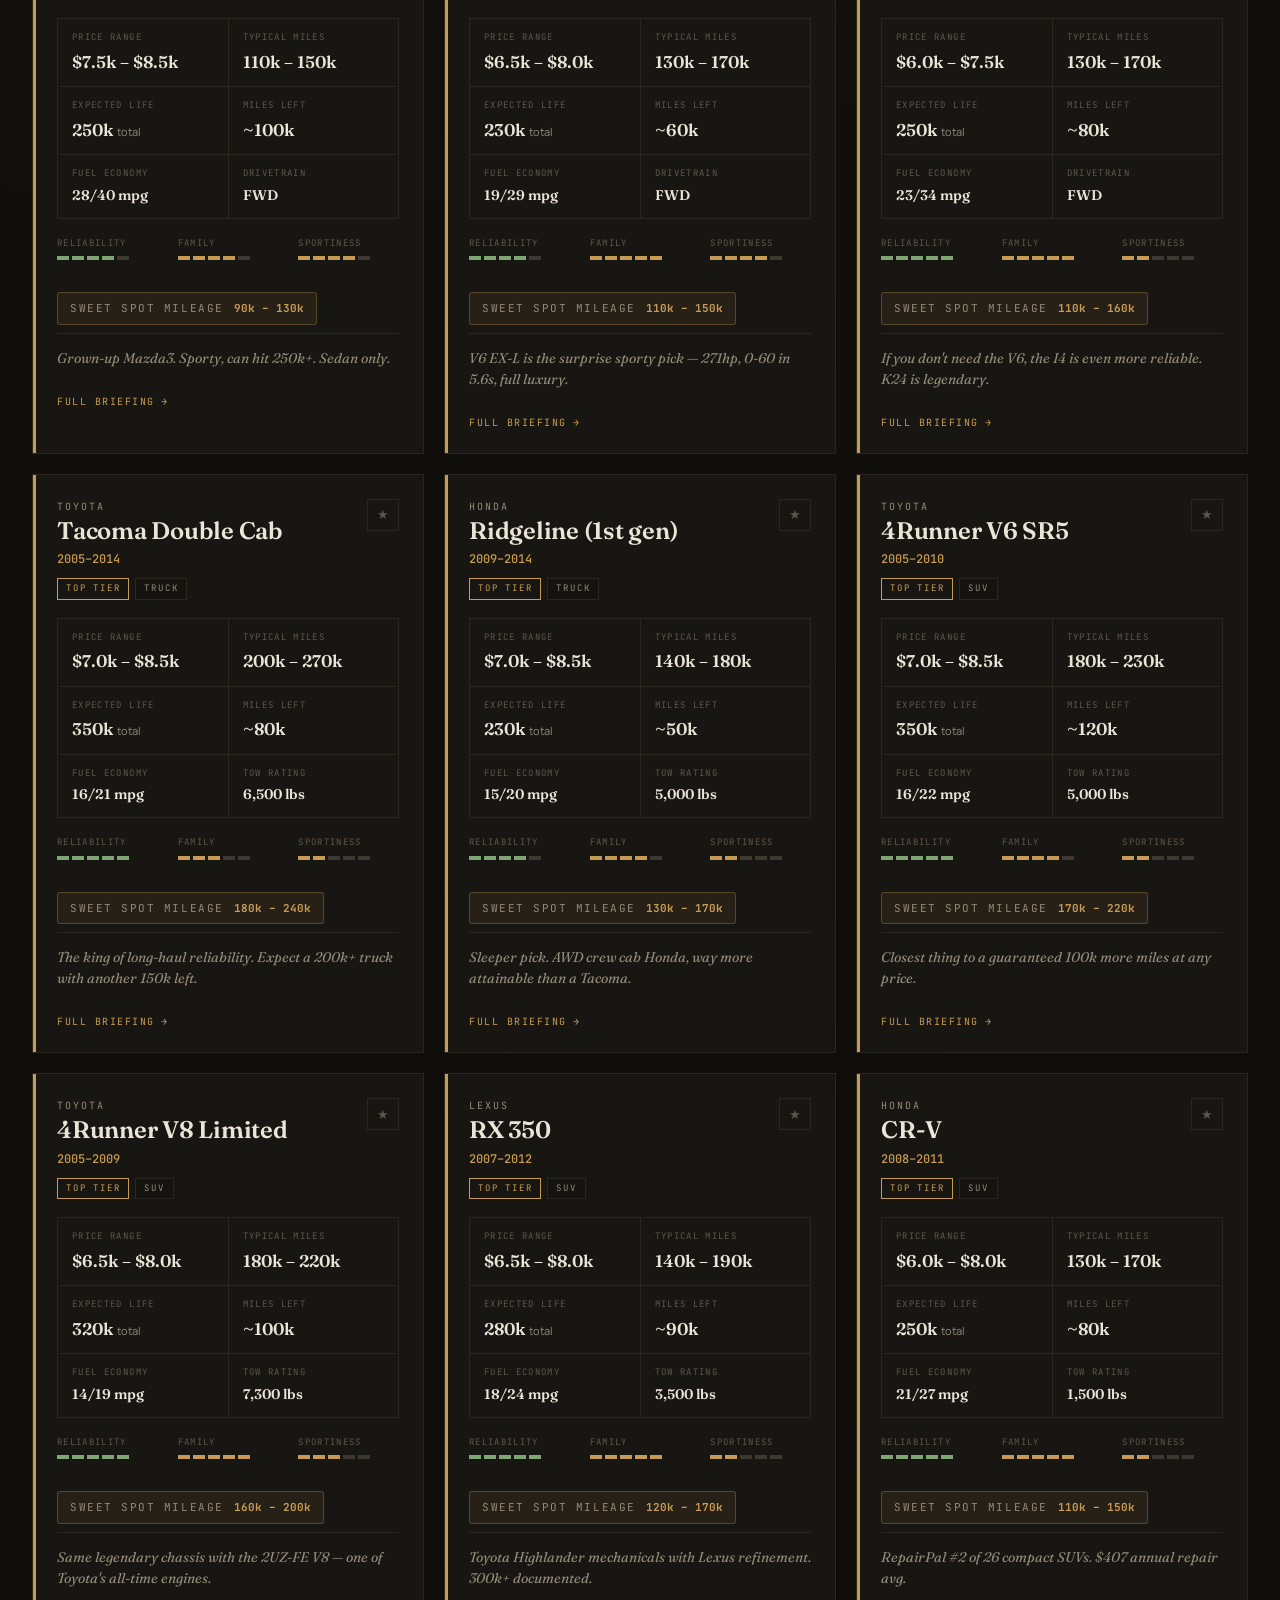
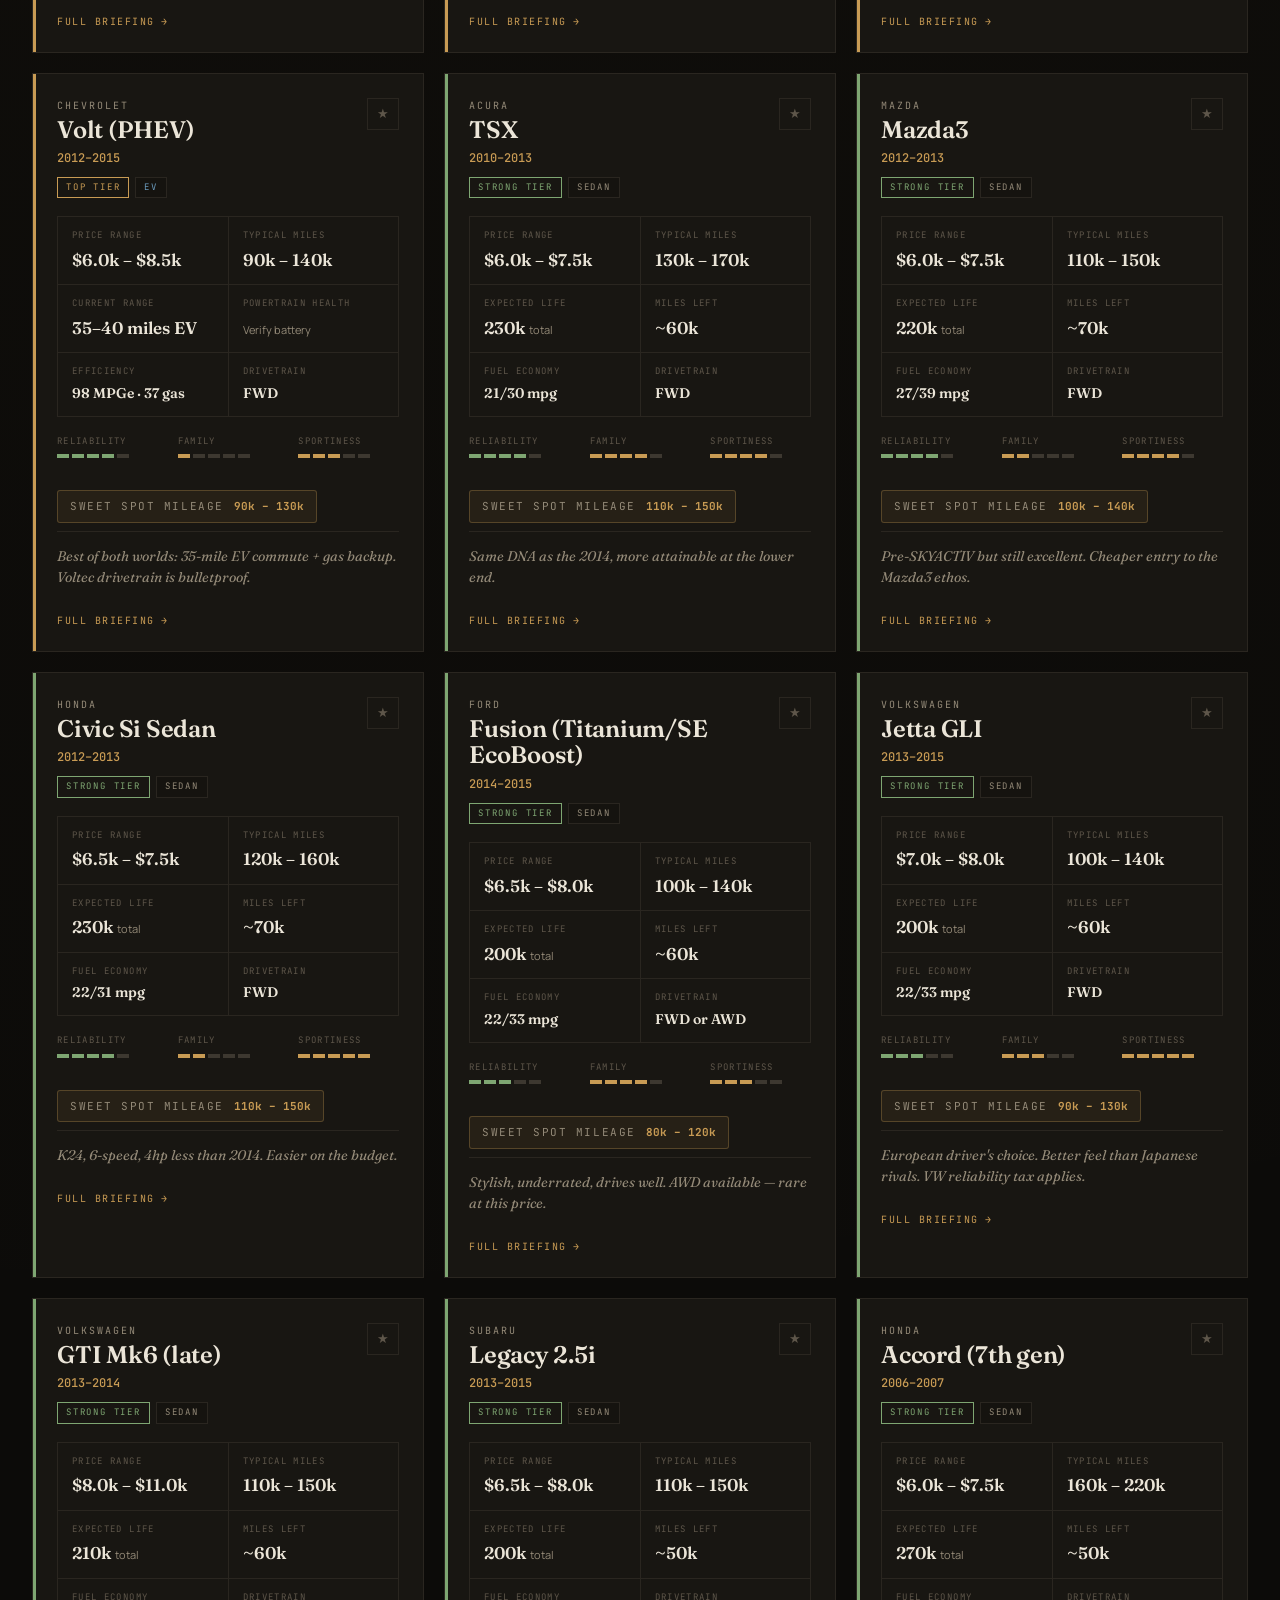
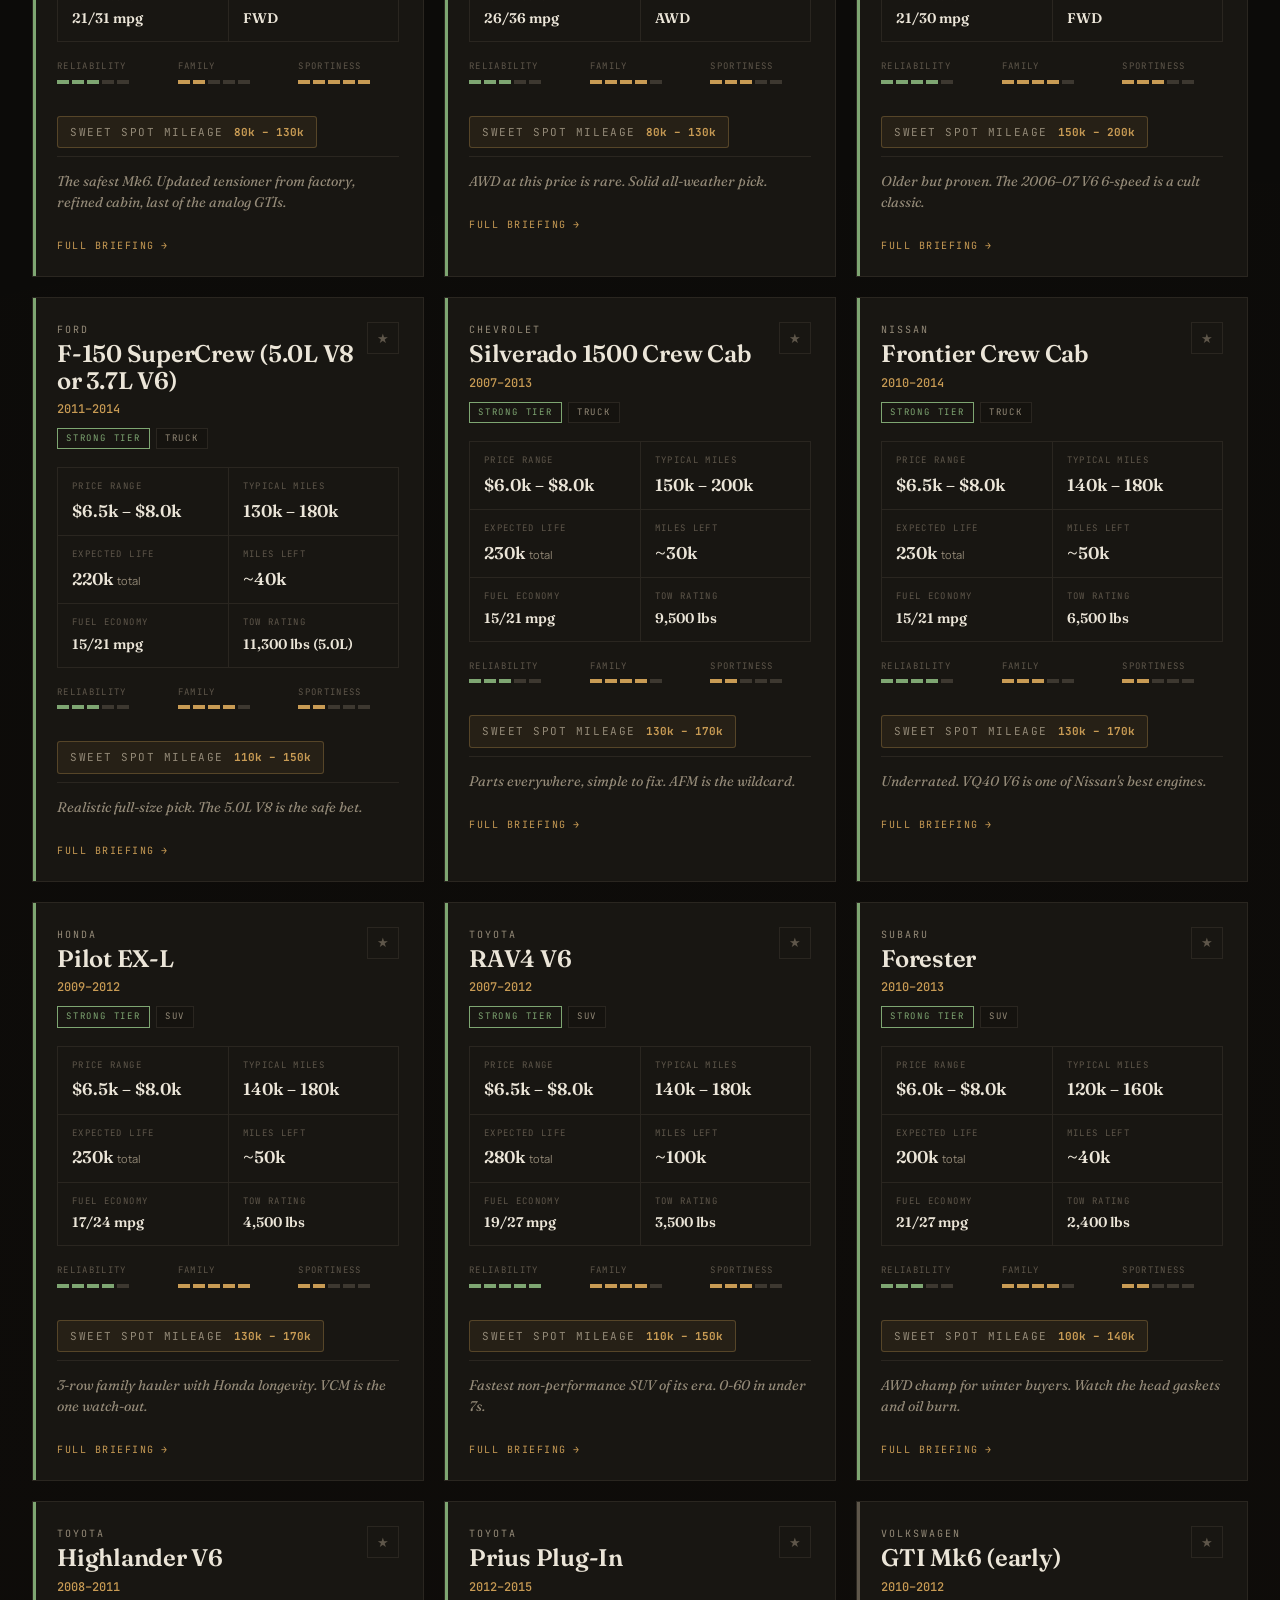
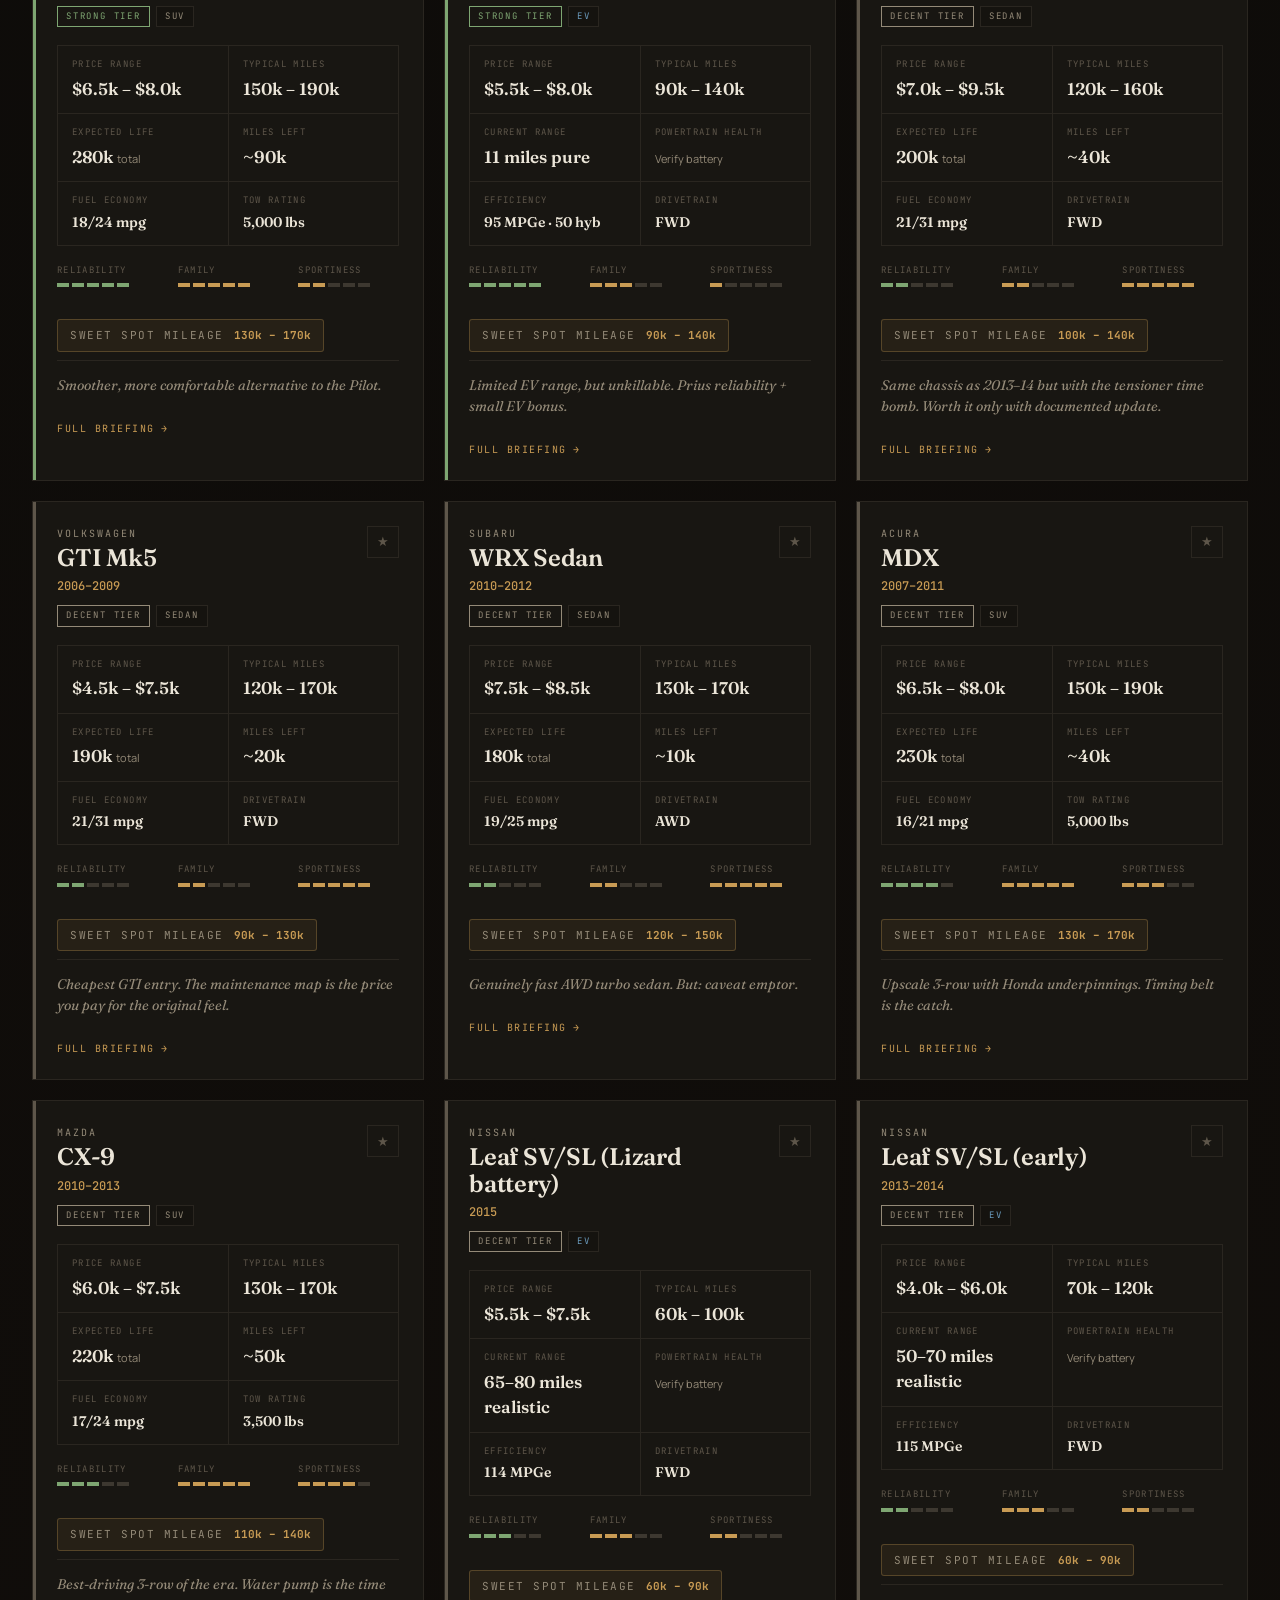
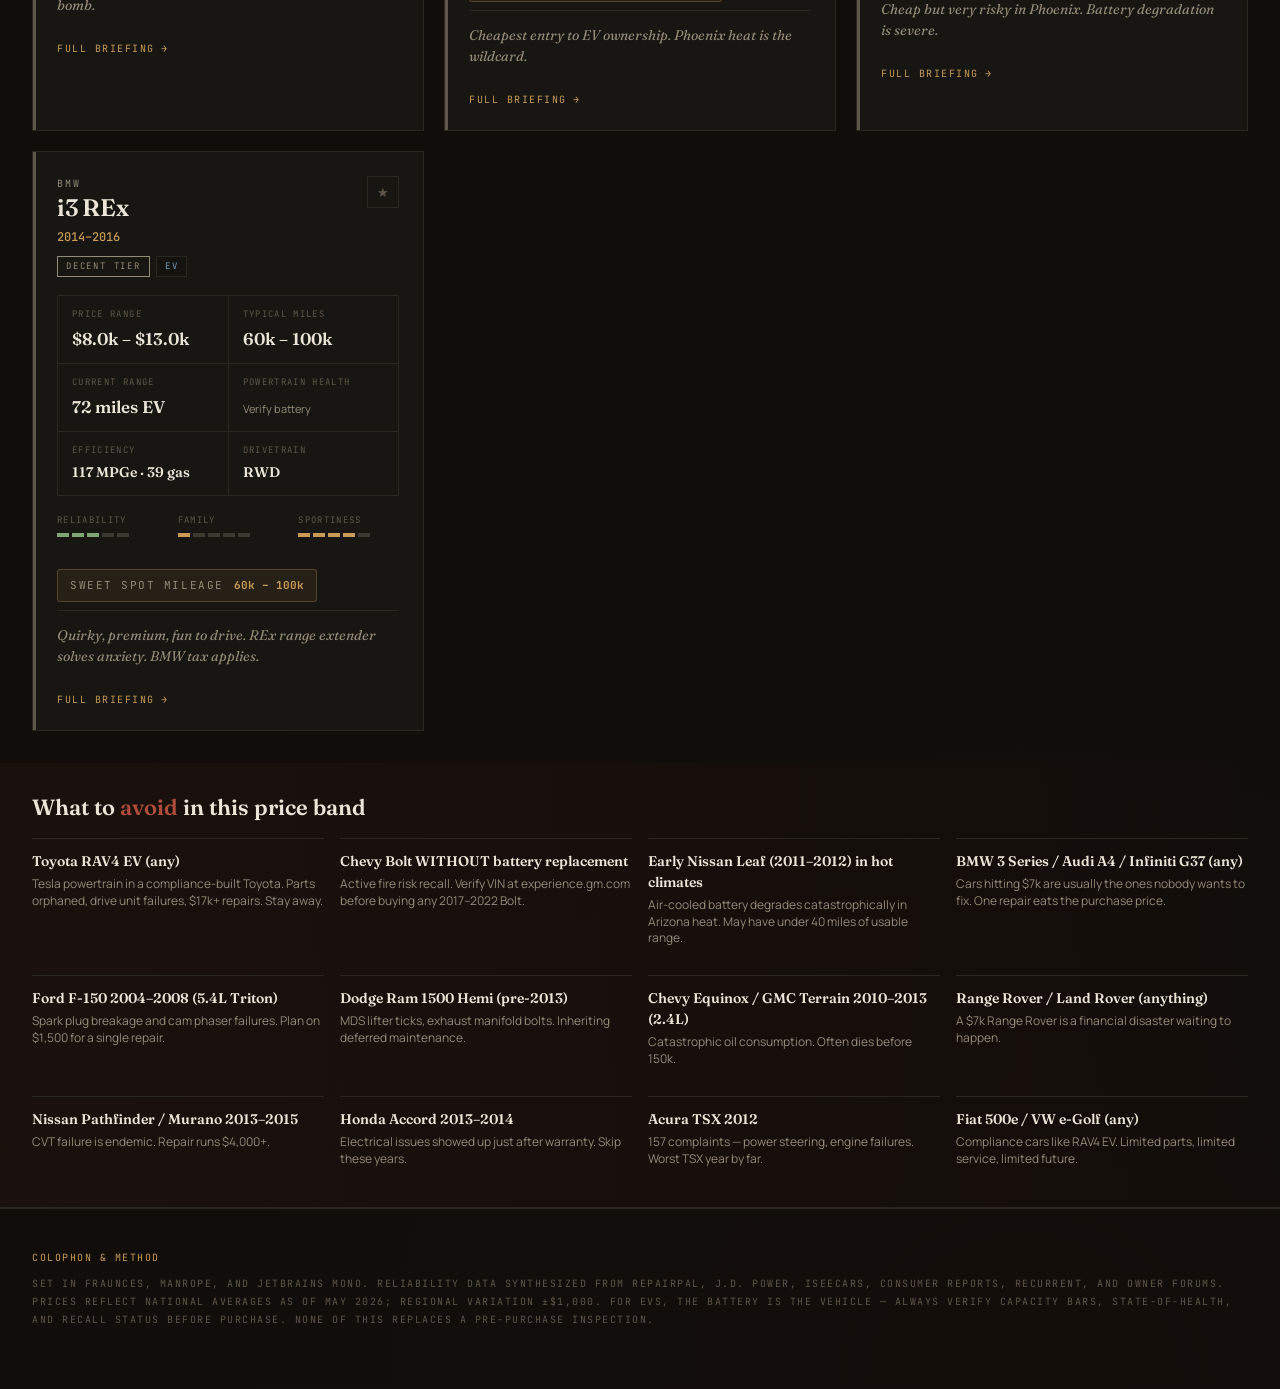
<file: vehicle-research-tool.html>
<!DOCTYPE html>
<html lang="en">
<head>
<meta charset="UTF-8">
<meta name="viewport" content="width=device-width, initial-scale=1.0">
<title>The Used Garage — Buyer's Field Guide</title>
<link rel="preconnect" href="https://fonts.googleapis.com">
<link rel="preconnect" href="https://fonts.gstatic.com" crossorigin>
<link href="https://fonts.googleapis.com/css2?family=Fraunces:ital,opsz,wght@0,9..144,400;0,9..144,600;0,9..144,800;1,9..144,400&family=Manrope:wght@300;400;500;600;700&family=JetBrains+Mono:wght@400;500;700&display=swap" rel="stylesheet">
<style>
  :root {
    --bg: #0c0b09;
    --bg-elevated: #15130f;
    --bg-card: #181612;
    --border: #2a2620;
    --border-strong: #3d3830;
    --text: #ebe5d8;
    --text-dim: #948a78;
    --text-faint: #5e564a;
    --accent: #c89b54;
    --accent-warm: #d4663d;
    --good: #7ea672;
    --warn: #c97852;
    --bad: #b04d3a;
    --ev: #6b9bbd;
    --serif: "Fraunces", Georgia, serif;
    --sans: "Manrope", -apple-system, sans-serif;
    --mono: "JetBrains Mono", monospace;
  }
  * { box-sizing: border-box; margin: 0; padding: 0; }
  html { scroll-behavior: smooth; }
  body {
    background: var(--bg);
    color: var(--text);
    font-family: var(--sans);
    font-weight: 400;
    line-height: 1.5;
    min-height: 100vh;
    background-image:
      radial-gradient(circle at 20% 0%, rgba(200,155,84,0.04) 0%, transparent 50%),
      radial-gradient(circle at 80% 100%, rgba(212,102,61,0.03) 0%, transparent 50%);
  }
  .masthead {
    border-bottom: 1px solid var(--border);
    padding: 48px 32px 32px;
    max-width: 1400px;
    margin: 0 auto;
  }
  .top-meta {
    display: flex;
    justify-content: space-between;
    align-items: center;
    font-family: var(--mono);
    font-size: 11px;
    text-transform: uppercase;
    letter-spacing: 0.15em;
    color: var(--text-dim);
    margin-bottom: 28px;
  }
  .top-meta .vol { color: var(--accent); }
  h1.title {
    font-family: var(--serif);
    font-weight: 800;
    font-size: clamp(40px, 7vw, 78px);
    line-height: 0.95;
    letter-spacing: -0.03em;
    margin-bottom: 12px;
  }
  h1.title em {
    font-style: italic;
    color: var(--accent);
    font-weight: 400;
  }
  .subtitle {
    font-family: var(--serif);
    font-style: italic;
    font-size: clamp(16px, 2vw, 20px);
    color: var(--text-dim);
    font-weight: 400;
    max-width: 720px;
    line-height: 1.4;
  }
  .stat-row {
    display: grid;
    grid-template-columns: repeat(auto-fit, minmax(140px, 1fr));
    gap: 1px;
    background: var(--border);
    border: 1px solid var(--border);
    margin-top: 36px;
  }
  .stat {
    background: var(--bg);
    padding: 18px 20px;
  }
  .stat-label {
    font-family: var(--mono);
    font-size: 10px;
    text-transform: uppercase;
    letter-spacing: 0.15em;
    color: var(--text-faint);
    margin-bottom: 6px;
  }
  .stat-val {
    font-family: var(--serif);
    font-size: 28px;
    font-weight: 600;
    color: var(--text);
  }
  .stat-val .unit {
    font-family: var(--sans);
    font-size: 13px;
    font-weight: 400;
    color: var(--text-dim);
    margin-left: 2px;
  }
  .controls {
    max-width: 1400px;
    margin: 0 auto;
    padding: 22px 32px;
    border-bottom: 1px solid var(--border);
    position: sticky;
    top: 0;
    z-index: 10;
    backdrop-filter: blur(8px);
    background: rgba(12, 11, 9, 0.92);
  }
  .control-row {
    display: flex;
    flex-wrap: wrap;
    gap: 14px;
    align-items: center;
    margin-bottom: 10px;
  }
  .control-row:last-of-type { margin-bottom: 0; }
  .control-label {
    font-family: var(--mono);
    font-size: 10px;
    text-transform: uppercase;
    letter-spacing: 0.15em;
    color: var(--text-faint);
    margin-right: 4px;
  }
  .pill-group {
    display: flex;
    gap: 4px;
    background: var(--bg-elevated);
    border: 1px solid var(--border);
    padding: 3px;
    flex-wrap: wrap;
  }
  .pill {
    background: transparent;
    border: none;
    color: var(--text-dim);
    font-family: var(--mono);
    font-size: 11px;
    text-transform: uppercase;
    letter-spacing: 0.1em;
    padding: 8px 14px;
    cursor: pointer;
    transition: all 0.18s ease;
    font-weight: 500;
  }
  .pill:hover { color: var(--text); }
  .pill.active {
    background: var(--accent);
    color: var(--bg);
  }
  .search-input {
    flex: 1;
    min-width: 180px;
    background: var(--bg-elevated);
    border: 1px solid var(--border);
    color: var(--text);
    padding: 10px 14px;
    font-family: var(--sans);
    font-size: 13px;
    outline: none;
    transition: border-color 0.18s;
  }
  .search-input:focus { border-color: var(--accent); }
  .search-input::placeholder { color: var(--text-faint); }
  .sort-select {
    background: var(--bg-elevated);
    border: 1px solid var(--border);
    color: var(--text);
    padding: 10px 14px;
    font-family: var(--mono);
    font-size: 11px;
    text-transform: uppercase;
    letter-spacing: 0.1em;
    cursor: pointer;
    outline: none;
  }
  .budget-group {
    display: flex;
    align-items: center;
    gap: 6px;
    background: var(--bg-elevated);
    border: 1px solid var(--border);
    padding: 4px 10px;
  }
  .budget-group span {
    font-family: var(--mono);
    font-size: 11px;
    color: var(--text-faint);
    text-transform: uppercase;
    letter-spacing: 0.1em;
  }
  .budget-input {
    background: transparent;
    border: none;
    color: var(--text);
    font-family: var(--mono);
    font-size: 12px;
    width: 70px;
    padding: 6px 4px;
    outline: none;
    border-bottom: 1px dotted var(--border-strong);
  }
  .budget-input:focus { border-bottom-color: var(--accent); }
  .budget-divider {
    color: var(--text-faint);
    font-family: var(--mono);
    padding: 0 4px;
  }
  .toggle-group {
    display: flex;
    align-items: center;
    gap: 8px;
    background: var(--bg-elevated);
    border: 1px solid var(--border);
    padding: 7px 12px;
    cursor: pointer;
    user-select: none;
  }
  .toggle-group:hover { border-color: var(--border-strong); }
  .toggle-switch {
    position: relative;
    width: 28px;
    height: 14px;
    background: var(--border-strong);
    border-radius: 7px;
    transition: background 0.2s;
  }
  .toggle-switch::after {
    content: "";
    position: absolute;
    top: 2px;
    left: 2px;
    width: 10px;
    height: 10px;
    background: var(--text-dim);
    border-radius: 50%;
    transition: all 0.2s;
  }
  .toggle-group.on .toggle-switch { background: var(--accent); }
  .toggle-group.on .toggle-switch::after {
    left: 16px;
    background: var(--bg);
  }
  .toggle-label {
    font-family: var(--mono);
    font-size: 11px;
    color: var(--text-dim);
    text-transform: uppercase;
    letter-spacing: 0.1em;
  }
  .toggle-group.on .toggle-label { color: var(--text); }
  .results-meta {
    font-family: var(--mono);
    font-size: 11px;
    color: var(--text-faint);
    text-transform: uppercase;
    letter-spacing: 0.1em;
    margin-top: 12px;
  }
  .editor-note {
    max-width: 1400px;
    margin: 0 auto;
    padding: 32px;
    border-bottom: 1px solid var(--border);
  }
  .note-inner {
    display: grid;
    grid-template-columns: 200px 1fr;
    gap: 32px;
    align-items: start;
  }
  .note-header {
    font-family: var(--mono);
    font-size: 10px;
    text-transform: uppercase;
    letter-spacing: 0.2em;
    color: var(--accent);
  }
  .note-byline {
    font-family: var(--serif);
    font-style: italic;
    font-size: 13px;
    color: var(--text-faint);
    margin-top: 8px;
  }
  .note-body {
    font-family: var(--serif);
    font-size: 17px;
    line-height: 1.6;
    color: var(--text);
  }
  .note-body p { margin-bottom: 14px; }
  .note-body em { color: var(--accent); font-style: italic; }
  .grid {
    max-width: 1400px;
    margin: 0 auto;
    padding: 32px;
    display: grid;
    grid-template-columns: repeat(auto-fill, minmax(380px, 1fr));
    gap: 20px;
  }
  .card {
    background: var(--bg-card);
    border: 1px solid var(--border);
    padding: 24px;
    transition: border-color 0.2s, transform 0.2s;
    position: relative;
    overflow: hidden;
  }
  .card::before {
    content: "";
    position: absolute;
    top: 0;
    left: 0;
    width: 3px;
    height: 100%;
    background: var(--border);
    transition: background 0.2s;
  }
  .card[data-tier="top"]::before { background: var(--accent); }
  .card[data-tier="strong"]::before { background: var(--good); }
  .card[data-tier="decent"]::before { background: var(--text-faint); }
  .card:hover { border-color: var(--border-strong); }
  .card-header {
    display: flex;
    justify-content: space-between;
    align-items: flex-start;
    margin-bottom: 14px;
    gap: 12px;
  }
  .card-title-block { flex: 1; }
  .card-make {
    font-family: var(--mono);
    font-size: 10px;
    text-transform: uppercase;
    letter-spacing: 0.2em;
    color: var(--text-dim);
    margin-bottom: 4px;
  }
  .card-model {
    font-family: var(--serif);
    font-size: 24px;
    font-weight: 600;
    line-height: 1.1;
    letter-spacing: -0.01em;
  }
  .card-years {
    font-family: var(--mono);
    font-size: 12px;
    color: var(--accent);
    margin-top: 6px;
    font-weight: 500;
  }
  .save-btn {
    background: none;
    border: 1px solid var(--border);
    color: var(--text-faint);
    width: 32px;
    height: 32px;
    cursor: pointer;
    display: flex;
    align-items: center;
    justify-content: center;
    transition: all 0.18s;
    flex-shrink: 0;
  }
  .save-btn:hover { border-color: var(--accent); color: var(--accent); }
  .save-btn.saved {
    background: var(--accent);
    color: var(--bg);
    border-color: var(--accent);
  }
  .badges {
    margin-top: 10px;
    display: flex;
    flex-wrap: wrap;
    gap: 6px;
  }
  .badge {
    font-family: var(--mono);
    font-size: 9px;
    text-transform: uppercase;
    letter-spacing: 0.2em;
    padding: 3px 8px;
    border: 1px solid currentColor;
    color: var(--text-dim);
  }
  .badge.cat-ev { color: var(--ev); }
  .badge.tier-top { color: var(--accent); }
  .badge.tier-strong { color: var(--good); }
  .badge.bg { background: var(--bg-elevated); border-color: var(--border); }
  .key-numbers {
    display: grid;
    grid-template-columns: 1fr 1fr;
    gap: 1px;
    background: var(--border);
    border: 1px solid var(--border);
    margin: 18px 0;
  }
  .key-num {
    background: var(--bg-card);
    padding: 12px 14px;
  }
  .key-num-label {
    font-family: var(--mono);
    font-size: 9px;
    text-transform: uppercase;
    letter-spacing: 0.15em;
    color: var(--text-faint);
    margin-bottom: 4px;
  }
  .key-num-val {
    font-family: var(--serif);
    font-size: 17px;
    font-weight: 600;
    color: var(--text);
  }
  .key-num-val .small {
    font-family: var(--sans);
    font-size: 11px;
    color: var(--text-dim);
    font-weight: 400;
  }
  .rating-row {
    display: flex;
    gap: 20px;
    margin-bottom: 18px;
  }
  .rating { flex: 1; }
  .rating-label {
    font-family: var(--mono);
    font-size: 9px;
    text-transform: uppercase;
    letter-spacing: 0.15em;
    color: var(--text-faint);
    margin-bottom: 6px;
  }
  .dots { display: flex; gap: 3px; }
  .dot {
    width: 12px;
    height: 4px;
    background: var(--border-strong);
  }
  .dot.filled { background: var(--accent); }
  .dot.filled.green { background: var(--good); }
  body.no-sport .rating-sport { display: none; }
  body.no-sport .sort-option-sport { display: none; }
  .sweet-spot-row {
    display: inline-flex;
    align-items: center;
    gap: 10px;
    padding: 7px 12px;
    background: rgba(200,155,84,0.08);
    border: 1px solid rgba(200,155,84,0.3);
    border-radius: 3px;
    font-family: var(--mono);
    font-size: 11px;
    margin-top: 14px;
  }
  .sweet-spot-label {
    text-transform: uppercase;
    letter-spacing: 0.14em;
    color: var(--text-dim);
  }
  .sweet-spot-val { color: var(--accent); font-weight: 700; }
  .sweet-spot-row.warn { background: rgba(176,77,58,0.08); border-color: rgba(176,77,58,0.3); }
  .sweet-spot-row.warn .sweet-spot-val { color: var(--bad); }
  .family-map, .trim-guide {
    margin-top: 6px;
    margin-bottom: 6px;
    overflow-x: auto;
  }
  .family-table, .trim-table {
    width: 100%;
    border-collapse: collapse;
    font-family: var(--sans);
    font-size: 12.5px;
  }
  .family-table th, .trim-table th {
    text-align: left;
    font-family: var(--mono);
    font-size: 9.5px;
    text-transform: uppercase;
    letter-spacing: 0.12em;
    color: var(--text-faint);
    padding: 8px 10px;
    border-bottom: 1px solid var(--border);
    font-weight: 500;
  }
  .family-table td, .trim-table td {
    padding: 9px 10px;
    border-bottom: 1px solid var(--border);
    color: var(--text);
    vertical-align: top;
  }
  .family-row-current { background: rgba(200,155,84,0.06); }
  .family-row-current td { font-weight: 500; }
  .family-row-info td { color: var(--text-faint); font-style: italic; }
  .family-gen {
    font-family: var(--mono);
    font-size: 11.5px;
    color: var(--text-dim);
  }
  .family-row-current .family-gen { color: var(--accent); }
  .family-tier-dot {
    display: inline-block;
    width: 7px;
    height: 7px;
    border-radius: 50%;
    margin-right: 6px;
    vertical-align: middle;
  }
  .family-tier-dot.top { background: var(--accent); }
  .family-tier-dot.strong { background: var(--good); }
  .family-tier-dot.decent { background: var(--warn); }
  .family-tier-dot.info { background: var(--text-faint); }
  .family-link {
    font-family: var(--mono);
    font-size: 10.5px;
    text-transform: uppercase;
    letter-spacing: 0.1em;
    color: var(--accent);
    background: none;
    border: none;
    cursor: pointer;
    padding: 0;
    border-bottom: 1px solid transparent;
    transition: border-color 0.15s;
  }
  .family-link:hover { border-bottom-color: var(--accent); }
  .family-here {
    font-family: var(--mono);
    font-size: 10.5px;
    text-transform: uppercase;
    letter-spacing: 0.1em;
    color: var(--accent);
    font-weight: 700;
  }
  .trim-name { font-weight: 600; color: var(--text); }
  .trim-features { color: var(--text-dim); line-height: 1.4; font-size: 12px; }
  .trim-signal { font-family: var(--mono); font-size: 10.5px; color: var(--accent); white-space: nowrap; }
  .summary-line {
    font-family: var(--serif);
    font-style: italic;
    font-size: 14px;
    color: var(--text-dim);
    line-height: 1.5;
    padding: 14px 0;
    border-top: 1px solid var(--border);
    margin-top: 8px;
  }
  .expand-btn {
    background: none;
    border: none;
    color: var(--accent);
    font-family: var(--mono);
    font-size: 10px;
    text-transform: uppercase;
    letter-spacing: 0.15em;
    cursor: pointer;
    padding: 12px 0 0;
    display: flex;
    align-items: center;
    gap: 6px;
    transition: gap 0.2s;
  }
  .expand-btn:hover { gap: 10px; }
  .expand-btn .arrow { transition: transform 0.2s; }
  .card.expanded .arrow { transform: rotate(90deg); }
  .details {
    display: none;
    margin-top: 20px;
    padding-top: 20px;
    border-top: 1px solid var(--border);
  }
  .card.expanded .details { display: block; }
  .detail-section { margin-bottom: 18px; }
  .detail-label {
    font-family: var(--mono);
    font-size: 10px;
    text-transform: uppercase;
    letter-spacing: 0.15em;
    color: var(--accent);
    margin-bottom: 8px;
  }
  .detail-content {
    font-size: 13px;
    color: var(--text);
    line-height: 1.55;
  }
  .pro-con-list { list-style: none; padding: 0; }
  .pro-con-list li {
    padding: 5px 0 5px 16px;
    position: relative;
    font-size: 13px;
    color: var(--text);
    line-height: 1.45;
  }
  .pro-con-list.pros li::before {
    content: "+";
    position: absolute;
    left: 0;
    color: var(--good);
    font-weight: 700;
  }
  .pro-con-list.cons li::before {
    content: "−";
    position: absolute;
    left: 0;
    color: var(--warn);
    font-weight: 700;
  }
  .spec-line {
    display: flex;
    justify-content: space-between;
    padding: 6px 0;
    border-bottom: 1px dotted var(--border);
    font-size: 12px;
    gap: 12px;
  }
  .spec-line:last-child { border-bottom: none; }
  .spec-key { color: var(--text-dim); font-family: var(--mono); font-size: 11px; flex-shrink: 0; }
  .spec-val { color: var(--text); text-align: right; }
  .empty-state {
    grid-column: 1 / -1;
    padding: 80px 20px;
    text-align: center;
    color: var(--text-faint);
    font-family: var(--serif);
    font-style: italic;
    font-size: 18px;
  }
  .watch-banner {
    max-width: 1400px;
    margin: 0 auto;
    padding: 28px 32px;
    border-bottom: 1px solid var(--border);
    background: linear-gradient(90deg, rgba(176,77,58,0.06), transparent);
  }
  .watch-title {
    font-family: var(--serif);
    font-size: 22px;
    font-weight: 600;
    margin-bottom: 14px;
    color: var(--text);
  }
  .watch-title .danger { color: var(--bad); }
  .watch-grid {
    display: grid;
    grid-template-columns: repeat(auto-fit, minmax(260px, 1fr));
    gap: 16px;
  }
  .watch-item {
    padding: 12px 0;
    border-top: 1px solid var(--border);
  }
  .watch-item-name {
    font-family: var(--serif);
    font-weight: 600;
    font-size: 14px;
    margin-bottom: 4px;
  }
  .watch-item-reason {
    font-size: 12px;
    color: var(--text-dim);
    line-height: 1.4;
  }
  footer {
    max-width: 1400px;
    margin: 0 auto;
    padding: 40px 32px 60px;
    border-top: 1px solid var(--border);
    font-family: var(--mono);
    font-size: 10px;
    text-transform: uppercase;
    letter-spacing: 0.15em;
    color: var(--text-faint);
    line-height: 1.8;
  }
  footer .colophon-title {
    color: var(--accent);
    margin-bottom: 8px;
  }
  @media (max-width: 640px) {
    .masthead { padding: 28px 20px 20px; }
    .controls { padding: 18px 20px; }
    .grid { padding: 20px; grid-template-columns: 1fr; gap: 16px; }
    .editor-note { padding: 24px 20px; }
    .note-inner { grid-template-columns: 1fr; gap: 12px; }
    .watch-banner { padding: 20px; }
    footer { padding: 28px 20px 40px; }
    .top-meta { flex-direction: column; align-items: flex-start; gap: 8px; }
    .budget-input { width: 60px; }
  }
</style>
</head>
<body>
<header class="masthead">
  <div class="top-meta">
    <span>The Used Garage · Vol. <span class="vol">02</span> · Field Edition + Electric</span>
    <span id="header-budget">Budget: $6,000 – $8,000</span>
  </div>
  <h1 class="title">The <em>Used</em> Question.</h1>
  <p class="subtitle">A field guide to reliable, long-lived used vehicles. Sedans, trucks, SUVs, and now electrics — filter by what actually matters to you.</p>
  <div class="stat-row">
    <div class="stat">
      <div class="stat-label">Vehicles Researched</div>
      <div class="stat-val" id="stat-count">—</div>
    </div>
    <div class="stat">
      <div class="stat-label">Top-tier Picks</div>
      <div class="stat-val" id="stat-top">—</div>
    </div>
    <div class="stat">
      <div class="stat-label">In Your Budget</div>
      <div class="stat-val" id="stat-in-budget">—</div>
    </div>
    <div class="stat">
      <div class="stat-label">EVs / Hybrids</div>
      <div class="stat-val" id="stat-ev">—</div>
    </div>
  </div>
</header>
<section class="controls">
  <div class="control-row">
    <span class="control-label">Body</span>
    <div class="pill-group" id="category-filter">
      <button class="pill active" data-cat="all">All</button>
      <button class="pill" data-cat="Sedan">Sedan</button>
      <button class="pill" data-cat="Truck">Truck</button>
      <button class="pill" data-cat="SUV">SUV</button>
      <button class="pill" data-cat="EV">EV / PHEV</button>
    </div>
    <span class="control-label">Tier</span>
    <div class="pill-group" id="tier-filter">
      <button class="pill active" data-tier="all">All</button>
      <button class="pill" data-tier="top">Top</button>
      <button class="pill" data-tier="strong">Strong</button>
      <button class="pill" data-tier="decent">Decent</button>
    </div>
    <span class="control-label">View</span>
    <div class="pill-group" id="saved-filter">
      <button class="pill active" data-saved="all">All</button>
      <button class="pill" data-saved="saved">Saved ★</button>
    </div>
  </div>
  <div class="control-row">
    <span class="control-label">Budget</span>
    <div class="budget-group">
      <span>$</span>
      <input type="number" class="budget-input" id="budget-min" value="6000" min="0" step="500">
      <span class="budget-divider">–</span>
      <span>$</span>
      <input type="number" class="budget-input" id="budget-max" value="8000" min="0" step="500">
    </div>
    <div class="toggle-group on" id="sport-toggle">
      <div class="toggle-switch"></div>
      <div class="toggle-label">Sportiness matters</div>
    </div>
    <input type="text" class="search-input" placeholder="Search make, model, engine..." id="search-input">
    <select class="sort-select" id="sort-select">
      <option value="tier">Sort: Tier</option>
      <option value="price-low">Price: Low → High</option>
      <option value="price-high">Price: High → Low</option>
      <option value="mileage-low">Mileage: Low → High</option>
      <option value="mileage-high">Mileage: High → Low</option>
      <option value="reliability">Reliability ★</option>
      <option value="sport" class="sort-option-sport">Sportiness ★</option>
      <option value="longevity">Expected Longevity</option>
      <option value="fuel">Fuel Economy ★</option>
      <option value="tow">Tow Rating ★</option>
      <option value="family">Family Score ★</option>
    </select>
  </div>
  <div class="control-row">
    <span class="control-label">Family</span>
    <div class="pill-group" id="family-filter">
      <button class="pill family-pill" data-family="rear">Roomy rear</button>
      <button class="pill family-pill" data-family="cargo">Large cargo</button>
      <button class="pill family-pill" data-family="vents">Rear AC vents</button>
      <button class="pill family-pill" data-family="seats5">Seats 5+</button>
      <button class="pill family-pill" data-family="third">3rd row</button>
      <button class="pill family-pill" data-family="top">Top family pick</button>
    </div>
  </div>
  <div class="results-meta" id="results-meta">Showing all entries</div>
</section>
<section class="editor-note">
  <div class="note-inner">
    <div>
      <div class="note-header">Editor's Pick</div>
      <div class="note-byline">If you only read one entry</div>
    </div>
    <div class="note-body">
      <p>At $7,500, the strongest single pick across every gas category is a <em>well-maintained 2014 Acura TSX</em> with under 130k miles. For trucks: <em>2010–2012 Honda Ridgeline RTL</em>. For SUVs: a rust-free <em>2007–2010 Toyota 4Runner V6</em>.</p>
      <p>For electrics, the rules are different. <em>Avoid air-cooled Leafs in Phoenix.</em> If you can stretch to $13–15k, a <em>2017–2019 Chevy Bolt with a documented battery replacement</em> is the single best used EV value in America — new pack, larger capacity, fresh 8-year warranty.</p>
    </div>
  </div>
</section>
<main class="grid" id="grid"></main>
<section class="watch-banner">
  <div class="watch-title">What to <span class="danger">avoid</span> in this price band</div>
  <div class="watch-grid" id="watch-list"></div>
</section>
<footer>
  <div class="colophon-title">Colophon &amp; Method</div>
  Set in Fraunces, Manrope, and JetBrains Mono. Reliability data synthesized from RepairPal, J.D. Power, iSeeCars, Consumer Reports, Recurrent, and owner forums. Prices reflect national averages as of May 2026; regional variation ±$1,000. For EVs, the battery is the vehicle — always verify capacity bars, state-of-health, and recall status before purchase. None of this replaces a pre-purchase inspection.
</footer>
<script>
const vehicles = [
  // SEDANS
  {id:"tsx-2014",make:"Acura",model:"TSX",years:"2014",category:"Sedan",tier:"top",mileageLow:110000,mileageHigh:150000,sweetSpotLow:90000,sweetSpotHigh:130000,family:"acura-tsx",familyName:"Acura TSX",familyOrder:2,priceLow:7000,priceHigh:8000,reliability:5,sport:4,longevity:250000,mpg:"22/31 mpg",mpgCombined:25,engine:"2.4L K24 I4 (201hp) / 3.5L V6 (280hp)",transmission:"6-spd manual or 5-spd auto",drivetrain:"FWD",bestYears:"2014 (swan song, fewest complaints)",avoidYears:"2004–05 (trans), 2009–10 (oil consumption), 2012 (power steering)",fScore:4,fRear:1,fCargo:1,fVents:1,fThird:0,fSeats5:1,trims:[{"name":"Base","features":"I4 engine, leather, sunroof, heated seats standard.","signal":"Bottom of range"},{"name":"Technology Package","features":"Adds factory navigation, premium audio, ELS sound system.","signal":"Top of I4 range"},{"name":"V6 / V6 w/ Tech","features":"Upgrade to 280hp V6. V6 Tech adds nav and premium audio.","signal":"Premium · rarer"}],fNotes:"Midsize sedan. Rear AC vents standard. 36.1\" rear legroom, 14 cu ft trunk. Solid family pick if you don't need 3rd row.",summary:"The strongest single pick. Premium feel, K24 reliability, sporty handling.",pros:["Bulletproof K24 engine, regularly hits 250k+","Annual repairs $415 (vs $739 segment avg)","Premium interior, leather + sunroof standard","Slick 6-speed manual available"],cons:["Premium fuel required","Modest power on I4 vs turbo competitors","FWD only"]},
  {id:"tsx-earlier",make:"Acura",model:"TSX",years:"2010–2013",category:"Sedan",tier:"strong",mileageLow:130000,mileageHigh:170000,sweetSpotLow:110000,sweetSpotHigh:150000,family:"acura-tsx",familyName:"Acura TSX",familyOrder:1,priceLow:6000,priceHigh:7500,reliability:4,sport:4,longevity:230000,mpg:"21/30 mpg",mpgCombined:24,engine:"2.4L K24 I4 / 3.5L V6",transmission:"6-spd manual or 5-spd auto",drivetrain:"FWD",bestYears:"2010, 2011, 2013",avoidYears:"2012 (157 complaints — power steering, engine failures)",fScore:4,fRear:1,fCargo:1,fVents:1,fThird:0,fSeats5:1,fNotes:"Same 2nd-gen TSX body as 2014. Rear vents, 36\" rear legroom, 14 cu ft trunk.",summary:"Same DNA as the 2014, more attainable at the lower end.",pros:["K24 engine still bulletproof","More inventory available","V6 option (280hp)"],cons:["2012 has serious issues — verify VIN","Premium fuel"]},
  {id:"mazda3-2014",make:"Mazda",model:"Mazda3",years:"2014–2015",category:"Sedan",tier:"top",mileageLow:90000,mileageHigh:130000,sweetSpotLow:80000,sweetSpotHigh:130000,family:"mazda3",familyName:"Mazda3",familyOrder:2,priceLow:6500,priceHigh:8000,reliability:5,sport:4,longevity:250000,mpg:"30/41 mpg",mpgCombined:34,engine:"2.0L or 2.5L SKYACTIV-G I4",transmission:"6-spd manual or 6-spd auto",drivetrain:"FWD",bestYears:"2014–2015 (new SKYACTIV platform)",avoidYears:"None major; pre-2014 cars are still good but less refined",fScore:2,fRear:0,fCargo:0,fVents:0,fThird:0,fSeats5:1,fNotes:"Compact. 35.8\" rear legroom is tight for two car seats. NO rear AC vents — a real summer issue. 12 cu ft trunk. Better as a second car than primary family hauler.",summary:"Most fun-per-dollar in the budget. Sharp steering, durable SKYACTIV engine.",pros:["200k–300k mile potential","Annual maintenance ~$433","Available sedan or hatch","Premium interior for compact class"],cons:["Tighter rear seat than rivals","Some road noise"]},
  {id:"mazda3-2012",make:"Mazda",model:"Mazda3",years:"2012–2013",category:"Sedan",tier:"strong",mileageLow:110000,mileageHigh:150000,sweetSpotLow:100000,sweetSpotHigh:140000,family:"mazda3",familyName:"Mazda3",familyOrder:1,priceLow:6000,priceHigh:7500,reliability:4,sport:4,longevity:220000,mpg:"27/39 mpg",mpgCombined:31,engine:"2.0L MZR or 2.5L MZR I4",transmission:"5-spd manual or 5-spd auto",drivetrain:"FWD",bestYears:"2012, 2013 (pre-SKYACTIV but reliable)",avoidYears:"None major",fScore:2,fRear:0,fCargo:0,fVents:0,fThird:0,fSeats5:1,fNotes:"Same compact dimensions as 2014. Tight rear, no rear vents.",summary:"Pre-SKYACTIV but still excellent. Cheaper entry to the Mazda3 ethos.",pros:["Cheaper than 2014+","Engaging handling","Roomy enough"],cons:["Less refined than 2014+","Worse fuel economy than SKYACTIV"]},
  {id:"civic-si-2014",make:"Honda",model:"Civic Si Sedan",years:"2014–2015",category:"Sedan",tier:"top",mileageLow:100000,mileageHigh:140000,sweetSpotLow:90000,sweetSpotHigh:130000,family:"civic-si",familyName:"Civic Si Sedan",familyOrder:2,priceLow:7500,priceHigh:8500,reliability:5,sport:5,longevity:250000,mpg:"22/31 mpg",mpgCombined:25,engine:"2.4L K24 I4 (205hp)",transmission:"6-spd manual only",drivetrain:"FWD",bestYears:"2014–2015 (205hp bump, most reliable Si era)",avoidYears:"2016+ (less reliable than 9th gen)",fScore:2,fRear:0,fCargo:0,fVents:0,fThird:0,fSeats5:1,fNotes:"Sport sedan trim. Tight rear, no rear vents, small trunk. Not a family vehicle in any meaningful sense.",summary:"Sedan body, 6-speed manual, K24. Pure driver's car under $8k.",pros:["Above-average reliability (better than 2016+ Civics)","Manual-only, no CVT to worry about","Sport seats + LSD","Honda parts everywhere"],cons:["Manual only","Premium fuel preferred","Si trim hard to find under $8k"]},
  {id:"civic-si-2012",make:"Honda",model:"Civic Si Sedan",years:"2012–2013",category:"Sedan",tier:"strong",mileageLow:120000,mileageHigh:160000,sweetSpotLow:110000,sweetSpotHigh:150000,family:"civic-si",familyName:"Civic Si Sedan",familyOrder:1,priceLow:6500,priceHigh:7500,reliability:4,sport:5,longevity:230000,mpg:"22/31 mpg",mpgCombined:25,engine:"2.4L K24 I4 (201hp)",transmission:"6-spd manual only",drivetrain:"FWD",bestYears:"2012, 2013",avoidYears:"None major",fScore:2,fRear:0,fCargo:0,fVents:0,fThird:0,fSeats5:1,fNotes:"Same caveats as 2014 Si. Sport focus over family practicality.",summary:"K24, 6-speed, 4hp less than 2014. Easier on the budget.",pros:["Same K24 reliability","More attainable price","Civic ubiquity = cheap parts"],cons:["Higher mileage at this price","Slightly less power than 2014–15"]},
  {id:"mazda6-2014",make:"Mazda",model:"Mazda6",years:"2014–2015",category:"Sedan",tier:"top",mileageLow:110000,mileageHigh:150000,sweetSpotLow:90000,sweetSpotHigh:130000,priceLow:7500,priceHigh:8500,reliability:4,sport:4,longevity:250000,mpg:"28/40 mpg",mpgCombined:32,engine:"2.5L SKYACTIV-G I4 (184hp)",transmission:"6-spd manual or 6-spd auto",drivetrain:"FWD",bestYears:"2014 (SKYACTIV redesign)",avoidYears:"None major",fScore:4,fRear:1,fCargo:1,fVents:1,fThird:0,fSeats5:1,fNotes:"Midsize. 38.7\" rear legroom (best in class at the time), 14.8 cu ft trunk, rear vents on most trims.",summary:"Grown-up Mazda3. Sporty, can hit 250k+. Sedan only.",pros:["200k–300k potential","More space than Mazda3","Stunning styling for sub-$8k","Manual available"],cons:["Top of budget","Watch for suspension wear at high miles"]},
  {id:"fusion-2014",make:"Ford",model:"Fusion (Titanium/SE EcoBoost)",years:"2014–2015",category:"Sedan",tier:"strong",mileageLow:100000,mileageHigh:140000,sweetSpotLow:80000,sweetSpotHigh:120000,priceLow:6500,priceHigh:8000,reliability:3,sport:3,longevity:200000,mpg:"22/33 mpg",mpgCombined:26,engine:"1.6L or 2.0L EcoBoost I4 turbo",transmission:"6-spd auto",drivetrain:"FWD or AWD",bestYears:"2014–2015 with 2.0L EcoBoost (safer than 1.6L)",avoidYears:"1.6L EcoBoost (coolant intrusion concerns)",fScore:4,fRear:1,fCargo:1,fVents:1,fThird:0,fSeats5:1,fNotes:"Midsize. 38.3\" rear legroom, 16 cu ft trunk, rear AC vents on SE and Titanium trims. AWD option is a winter-family bonus.",summary:"Stylish, underrated, drives well. AWD available — rare at this price.",pros:["Genuinely good chassis","AWD available","Hybrid option (47mpg)","Striking styling"],cons:["1.6L EcoBoost has coolant issues — get 2.0L","Ford reliability ≠ Honda/Mazda","Tight rear"]},
  {id:"jetta-gli",make:"Volkswagen",model:"Jetta GLI",years:"2013–2015",category:"Sedan",tier:"strong",mileageLow:100000,mileageHigh:140000,sweetSpotLow:90000,sweetSpotHigh:130000,priceLow:7000,priceHigh:8000,reliability:3,sport:5,longevity:200000,mpg:"22/33 mpg",mpgCombined:26,engine:"2.0T TSI I4 (210hp)",transmission:"6-spd manual or 6-spd DSG",drivetrain:"FWD",bestYears:"2014–2015",avoidYears:"Pre-2013 with old EA113 motor",fScore:3,fRear:1,fCargo:1,fVents:0,fThird:0,fSeats5:1,trims:[{"name":"GLI Base","features":"Standard 210hp turbo, sport suspension, cloth seats.","signal":"Bottom of range"},{"name":"GLI w/ Sunroof","features":"Adds sunroof, alloys, Bluetooth.","signal":"Mid"},{"name":"GLI Autobahn","features":"Leather, heated seats, premium audio, navigation, Fender sound.","signal":"Top of range"}],fNotes:"Compact sedan, but Jetta is roomy for class. 38\" rear legroom, 15.5 cu ft trunk. NO rear vents on most trims.",summary:"European driver's choice. Better feel than Japanese rivals. VW reliability tax applies.",pros:["210hp turbo","Sport-tuned suspension","Step above in driving feel","Slick interior"],cons:["VW reliability is shakier","Parts/labor cost more","Carbon buildup on direct injection","Find a good indie VW shop"]},
  {id:"gti-mk6-late",make:"Volkswagen",model:"GTI Mk6 (late)",years:"2013–2014",category:"Sedan",tier:"strong",mileageLow:110000,mileageHigh:150000,sweetSpotLow:80000,sweetSpotHigh:130000,family:"vw-gti",familyName:"Golf GTI",familyOrder:3,priceLow:8000,priceHigh:11000,reliability:3,sport:5,longevity:210000,mpg:"21/31 mpg",mpgCombined:25,engine:"2.0T TSI CBFA I4 (200hp)",transmission:"6-spd manual or 6-spd DSG (DQ250)",drivetrain:"FWD",bestYears:"2014 (final Mk6, refined infotainment)",avoidYears:"None within this range — both 2013 (late) and 2014 came with updated tensioner",fScore:2,fRear:0,fCargo:1,fVents:0,fThird:0,fSeats5:1,trims:[{"name":"Base","features":"Cloth seats, basic alloys, no nav. Manual mirrors.","signal":"Bottom of range"},{"name":"Wolfsburg Edition","features":"Sunroof, Bluetooth, alloys, cloth interior. The popular value trim.","signal":"Best $/value"},{"name":"Driver's Edition (2013)","features":"Plaid cloth, special wheels, sport accents. Enthusiast favorite. Rare.","signal":"Mid · rare"},{"name":"Autobahn","features":"Leather, heated seats, premium audio, navigation, dual-zone climate.","signal":"Top of range"}],fNotes:"4-door hatch. 35.6\" rear legroom is compact-car tight, but the hatch swallows gear nicely. No rear vents. Wolfsburg, Autobahn, Driver's Edition trims all worth seeking.",summary:"The safest Mk6. Updated tensioner from factory, refined cabin, last of the analog GTIs.",pros:["Updated timing chain tensioner from factory (no Mk6 nightmare)","Iconic chassis, manual or DSG","Huge aftermarket","Practical 4-door hatch"],cons:["Top of budget — clean examples push above $8k","Carbon buildup ($400–$700 every 60k)","DSG fluid service every 40k ($300–$450)","Premium fuel"]},
  {id:"gti-mk6-early",make:"Volkswagen",model:"GTI Mk6 (early)",years:"2010–2012",category:"Sedan",tier:"decent",mileageLow:120000,mileageHigh:160000,sweetSpotLow:100000,sweetSpotHigh:140000,family:"vw-gti",familyName:"Golf GTI",familyOrder:2,priceLow:7000,priceHigh:9500,reliability:2,sport:5,longevity:200000,mpg:"21/31 mpg",mpgCombined:25,engine:"2.0T TSI CCTA I4 (200hp)",transmission:"6-spd manual or 6-spd DSG (DQ250)",drivetrain:"FWD",bestYears:"Any with TSB 21-11-01 tensioner update documented",avoidYears:"All 2010–2012 without verified tensioner replacement",fScore:2,fRear:0,fCargo:1,fVents:0,fThird:0,fSeats5:1,trims:[{"name":"Base (2010)","features":"Cloth, no nav, basic. 2010 was launch year with limited options.","signal":"Bottom of range"},{"name":"GTI w/ Sunroof+Nav","features":"Added 2011 — sunroof, navigation, alloys, Bluetooth.","signal":"Mid"},{"name":"Autobahn (2011+)","features":"Leather, heated seats, premium audio, nav, dual-zone climate. The loaded trim.","signal":"Top of range"},{"name":"Driver's Edition (2012)","features":"Plaid cloth, sport features, special wheels. Rare.","signal":"Mid · rare"}],fNotes:"Same body and chassis as Mk6 late. The car itself is great — the K1 timing chain tensioner is the catastrophic risk. Walk away from any example without service records.",summary:"Same chassis as 2013–14 but with the tensioner time bomb. Worth it only with documented update.",pros:["Same chassis as the safer 2013–14","Often cheaper at same mileage","Autobahn trims have heated leather, premium audio","Manual or DSG"],cons:["K1 timing chain tensioner can fail at startup → $4–8k engine damage","Must verify TSB 21-11-01 update before buying","Carbon buildup, water pump, PCV all wear items","Premium fuel"]},
  {id:"gti-mk5",make:"Volkswagen",model:"GTI Mk5",years:"2006–2009",category:"Sedan",tier:"decent",mileageLow:120000,mileageHigh:170000,sweetSpotLow:90000,sweetSpotHigh:130000,family:"vw-gti",familyName:"Golf GTI",familyOrder:1,priceLow:4500,priceHigh:7500,reliability:2,sport:5,longevity:190000,mpg:"21/31 mpg",mpgCombined:25,engine:"2.0T FSI BPY I4 (200hp)",transmission:"6-spd manual or 6-spd DSG (DQ250)",drivetrain:"FWD",bestYears:"2008–2009 (most refined, fewer first-year bugs)",avoidYears:"2006–2007 (first two years of FSI in US — most issues)",fScore:2,fRear:0,fCargo:1,fVents:0,fThird:0,fSeats5:1,trims:[{"name":"Base","features":"Cloth interior, basic alloys, no nav.","signal":"Bottom of range"},{"name":"GTI w/ Leather","features":"Leather seats, sunroof, premium audio. Optional package.","signal":"Mid"},{"name":"GTI w/ Nav (2008+)","features":"Adds factory navigation. Less common.","signal":"Top of range"}],fNotes:"Original-feel GTI hatch. Older interior tech, mechanical maintenance map is the real cost of entry.",summary:"Cheapest GTI entry. The maintenance map is the price you pay for the original feel.",pros:["Cheapest entry to GTI ownership","Iconic Mk5 driving feel","Manual or DSG available","Active enthusiast community for parts"],cons:["HPFP cam follower wear — inspect every 10k","Carbon buildup ($400–$700 every 60k)","DSG mechatronic failure $2k–$3k","Water pump (plastic impeller), PCV, ignition coils — all wear items at this age","Older tech, no Bluetooth on most"]},
  {id:"legacy-25i",make:"Subaru",model:"Legacy 2.5i",years:"2013–2015",category:"Sedan",tier:"strong",mileageLow:110000,mileageHigh:150000,sweetSpotLow:80000,sweetSpotHigh:130000,priceLow:6500,priceHigh:8000,reliability:3,sport:3,longevity:200000,mpg:"26/36 mpg",mpgCombined:30,engine:"2.5L FB25 boxer-4",transmission:"CVT",drivetrain:"AWD standard",bestYears:"2013–2015 (post-head-gasket era)",avoidYears:"Pre-2010 (head gaskets)",fScore:4,fRear:1,fCargo:1,fVents:1,fThird:0,fSeats5:1,fNotes:"Midsize sedan with standard AWD — meaningful safety bonus for families in winter weather. 38\" rear legroom, 14.7 cu ft trunk. Rear vents on Premium trim and up.",summary:"AWD at this price is rare. Solid all-weather pick.",pros:["AWD standard","Spacious interior","Among most likely midsize to hit 200k"],cons:["FB25 has oil consumption issues — check often","CVT service costs","Not sporty unless turbo"]},
  {id:"wrx-sedan",make:"Subaru",model:"WRX Sedan",years:"2010–2012",category:"Sedan",tier:"decent",mileageLow:130000,mileageHigh:170000,sweetSpotLow:120000,sweetSpotHigh:150000,priceLow:7500,priceHigh:8500,reliability:2,sport:5,longevity:180000,mpg:"19/25 mpg",mpgCombined:21,engine:"2.5L turbo boxer-4 (265hp)",transmission:"5-spd manual",drivetrain:"Symmetrical AWD",bestYears:"2011–2012",avoidYears:"Any without documented maintenance",fScore:2,fRear:0,fCargo:0,fVents:0,fThird:0,fSeats5:1,fNotes:"AWD is a safety plus, but otherwise compact and performance-focused. Tight rear, small trunk, no rear vents.",summary:"Genuinely fast AWD turbo sedan. But: caveat emptor.",pros:["265hp turbo","Symmetrical AWD","Brilliant in snow","Driver's car"],cons:["Head gasket and ringland issues real","Often modified/abused at this price","Turbo failure from oil starvation","PPI is mandatory"]},
  {id:"accord-v6-2010",make:"Honda",model:"Accord V6 EX-L",years:"2010–2012",category:"Sedan",tier:"top",mileageLow:130000,mileageHigh:170000,sweetSpotLow:110000,sweetSpotHigh:150000,family:"honda-accord",familyName:"Honda Accord",familyOrder:2,priceLow:6500,priceHigh:8000,reliability:4,sport:4,longevity:230000,mpg:"19/29 mpg",mpgCombined:23,engine:"3.5L V6 (271hp) or 2.4L I4 (190hp)",transmission:"5-spd auto (V6) or 6-spd manual (rare)",drivetrain:"FWD",bestYears:"2010, 2011, 2012 (8th gen sweet spot)",avoidYears:"2008 (early production); 2013–14 (electrical issues)",fScore:5,fRear:1,fCargo:1,fVents:1,fThird:0,fSeats5:1,fNotes:"Classic family sedan. 37.2\" rear legroom, 14 cu ft trunk, rear vents standard on EX-L. Most rear LATCH access is straightforward.",summary:"V6 EX-L is the surprise sporty pick — 271hp, 0-60 in 5.6s, full luxury.",pros:["V6 hits 0-60 in 5.6s — genuinely quick","EX-L gets leather, sunroof, heated seats","Bulletproof J35 V6","200k+ routine"],cons:["Watch for VCM oil consumption (V6) — VCM Muzzler is the fix","Premium fuel preferred on V6","Power steering pump can leak"]},
  {id:"accord-i4-2011",make:"Honda",model:"Accord I4 LX/EX",years:"2011–2012",category:"Sedan",tier:"top",mileageLow:130000,mileageHigh:170000,sweetSpotLow:110000,sweetSpotHigh:160000,family:"honda-accord",familyName:"Honda Accord",familyOrder:3,priceLow:6000,priceHigh:7500,reliability:5,sport:2,longevity:250000,mpg:"23/34 mpg",mpgCombined:27,engine:"2.4L K24 I4 (190hp)",transmission:"5-spd manual or 5-spd auto",drivetrain:"FWD",bestYears:"2011, 2012",avoidYears:"None major in this range",fScore:5,fRear:1,fCargo:1,fVents:1,fThird:0,fSeats5:1,fNotes:"Same body as the V6, marginally lighter. Excellent family pick — comfortable rear, generous trunk, rear vents on EX-L.",summary:"If you don't need the V6, the I4 is even more reliable. K24 is legendary.",pros:["Same K24 family as TSX/Si — bulletproof","Better fuel economy than V6","No VCM issues (I4)","Cheapest Accord with high-life ceiling"],cons:["Not sporty — comfortable cruiser","No leather on base trims","Look is conservative"]},
  {id:"accord-2006",make:"Honda",model:"Accord (7th gen)",years:"2006–2007",category:"Sedan",tier:"strong",mileageLow:160000,mileageHigh:220000,sweetSpotLow:150000,sweetSpotHigh:200000,family:"honda-accord",familyName:"Honda Accord",familyOrder:1,priceLow:6000,priceHigh:7500,reliability:4,sport:3,longevity:270000,mpg:"21/30 mpg",mpgCombined:24,engine:"2.4L I4 (166hp) or 3.0L V6 (244hp)",transmission:"5-spd manual or 5-spd auto",drivetrain:"FWD",bestYears:"2006, 2007 (CarComplaints 'Pretty Good' approval)",avoidYears:"2003, 2004, 2005 (V6 transmission failures)",fScore:4,fRear:1,fCargo:1,fVents:0,fThird:0,fSeats5:1,fNotes:"7th gen Accord. 38.5\" rear legroom, 14 cu ft trunk. Rear vents only on EX trim and above. Older interior tech.",summary:"Older but proven. The 2006–07 V6 6-speed is a cult classic.",pros:["Owners regularly report 300k+ miles","2006–07 V6 6-speed is a rare gem","Cheap parts everywhere","Simple, easy to work on"],cons:["High mileage at this price (180k+)","Older interior and tech","Pre-2006 V6 trans failures — verify year"]},
  // TRUCKS
  {id:"tacoma",make:"Toyota",model:"Tacoma Double Cab",years:"2005–2014",category:"Truck",tier:"top",mileageLow:200000,mileageHigh:270000,sweetSpotLow:180000,sweetSpotHigh:240000,priceLow:7000,priceHigh:8500,reliability:5,sport:2,longevity:350000,mpg:"16/21 mpg",mpgCombined:18,tow:"6,500 lbs",towNum:6500,engine:"4.0L V6 (236hp) or 2.7L I4",transmission:"5-spd manual or 5-spd auto",drivetrain:"RWD or 4WD",bestYears:"2010–2014 (post frame-rust era)",avoidYears:"Salt-state trucks with frame rust — check Toyota recall history",fScore:3,fRear:0,fCargo:1,fVents:0,fThird:0,fSeats5:1,fNotes:"Double Cab = 4 doors, but 32.6\" rear legroom is tight for two rear-facing car seats. No rear AC vents. Bed swallows strollers and gear easily.",summary:"The king of long-haul reliability. Expect a 200k+ truck with another 150k left.",pros:["Owners routinely hit 300k+","4.0L V6 is bulletproof","Massive aftermarket support","Best resale = easy exit"],cons:["Almost always 200k+ miles in this budget","Frame rust in salt states (verify clean)","4WD models at top of budget"]},
  {id:"ridgeline",make:"Honda",model:"Ridgeline (1st gen)",years:"2009–2014",category:"Truck",tier:"top",mileageLow:140000,mileageHigh:180000,sweetSpotLow:130000,sweetSpotHigh:170000,priceLow:7000,priceHigh:8500,reliability:4,sport:2,longevity:230000,mpg:"15/20 mpg",mpgCombined:17,tow:"5,000 lbs",towNum:5000,engine:"3.5L J35 V6 (250hp)",transmission:"5-spd auto",drivetrain:"AWD (VTM-4) standard",bestYears:"2012–2014 (post-refresh)",avoidYears:"Salt-state trucks with rust",fScore:4,fRear:1,fCargo:1,fVents:1,fThird:0,fSeats5:1,fNotes:"Most family-friendly truck of its era. Crew cab with 36.7\" rear legroom, rear AC vents on RTL, plus the in-bed lockable trunk for groceries and gear.",summary:"Sleeper pick. AWD crew cab Honda, way more attainable than a Tacoma.",pros:["8.1/10 reliability (iSeeCars #2 midsize)","Crew cab + AWD standard","Rides like an SUV, hauls like a truck","In-bed trunk!"],cons:["Tows only 5,000 lbs","Rust if not undercoated in salt states","Paint can be fragile","Not for serious off-road"]},
  {id:"f150-2009",make:"Ford",model:"F-150 SuperCrew (5.0L V8 or 3.7L V6)",years:"2011–2014",category:"Truck",tier:"strong",mileageLow:130000,mileageHigh:180000,sweetSpotLow:110000,sweetSpotHigh:150000,priceLow:6500,priceHigh:8000,reliability:3,sport:2,longevity:220000,mpg:"15/21 mpg",mpgCombined:17,tow:"11,300 lbs (5.0L)",towNum:11300,engine:"5.0L V8 (360hp), 3.7L V6, or 3.5L EcoBoost",transmission:"6-spd auto",drivetrain:"RWD or 4WD",bestYears:"2011–2014 with 5.0L Coyote V8 or 3.7L V6",avoidYears:"2004–2008 (5.4L Triton — spark plug & cam phaser hell). 3.5L EcoBoost at this price (turbos!)",fScore:4,fRear:1,fCargo:1,fVents:0,fThird:0,fSeats5:1,fNotes:"SuperCrew = 43.5\" rear legroom — limo-class for a pickup. Rear vents vary by year/trim (more common on XLT and up). The bed handles every stroller and bike configuration.",summary:"Realistic full-size pick. The 5.0L V8 is the safe bet.",pros:["5.0L Coyote V8 is durable","Massive selection","Best-in-class capability","Parts ubiquity"],cons:["Avoid 5.4L Triton at all costs","EcoBoost turbos are a wildcard at high miles","Gas mileage mediocre"]},
  {id:"silverado",make:"Chevrolet",model:"Silverado 1500 Crew Cab",years:"2007–2013",category:"Truck",tier:"strong",mileageLow:150000,mileageHigh:200000,sweetSpotLow:130000,sweetSpotHigh:170000,priceLow:6000,priceHigh:8000,reliability:3,sport:2,longevity:230000,mpg:"15/21 mpg",mpgCombined:17,tow:"9,500 lbs",towNum:9500,engine:"5.3L V8 (Vortec/Gen IV)",transmission:"4-spd or 6-spd auto",drivetrain:"RWD or 4WD",bestYears:"2010–2013 with 6-spd auto",avoidYears:"2007–2013 with active AFM lifters un-deleted",fScore:4,fRear:1,fCargo:1,fVents:0,fThird:0,fSeats5:1,fNotes:"Crew Cab has 41.3\" rear legroom. Rear vents not standard on lower trims — verify on the specific truck. Bed is the cargo solution.",summary:"Parts everywhere, simple to fix. AFM is the wildcard.",pros:["5.3L V8 widely serviceable","Cheap parts","Goes 250k+ with care","Comfortable highway cruiser"],cons:["AFM lifter failure on some years","Mediocre interiors","16 mpg combined","Many were work trucks — verify use"]},
  {id:"frontier",make:"Nissan",model:"Frontier Crew Cab",years:"2010–2014",category:"Truck",tier:"strong",mileageLow:140000,mileageHigh:180000,sweetSpotLow:130000,sweetSpotHigh:170000,priceLow:6500,priceHigh:8000,reliability:4,sport:2,longevity:230000,mpg:"15/21 mpg",mpgCombined:17,tow:"6,500 lbs",towNum:6500,engine:"4.0L VQ40 V6 (261hp)",transmission:"5-spd auto or 6-spd manual",drivetrain:"RWD or 4WD",bestYears:"2011+ (post strawberry-milkshake fix)",avoidYears:"2005–2010 without radiator/transmission cooler service (coolant intrusion)",fScore:3,fRear:0,fCargo:1,fVents:0,fThird:0,fSeats5:1,fNotes:"Crew Cab is smaller than competitors — 33.6\" rear legroom is tight. No rear vents. Bed compensates for in-cabin space.",summary:"Underrated. VQ40 V6 is one of Nissan's best engines.",pros:["VQ40 V6 is robust","Body-on-frame durability","Cheaper than Tacoma at same condition","Manual transmission available"],cons:["Radiator-to-trans 'strawberry milkshake' on pre-2011s","Smaller crew cab than competitors","Aging interior"]},
  // SUVs
  {id:"4runner-v6",make:"Toyota",model:"4Runner V6 SR5",years:"2005–2010",category:"SUV",tier:"top",mileageLow:180000,mileageHigh:230000,sweetSpotLow:170000,sweetSpotHigh:220000,family:"toyota-4runner",familyName:"Toyota 4Runner",familyOrder:1,priceLow:7000,priceHigh:8500,reliability:5,sport:2,longevity:350000,mpg:"16/22 mpg",mpgCombined:18,tow:"5,000 lbs",towNum:5000,engine:"4.0L 1GR-FE V6 (236hp)",transmission:"5-spd auto",drivetrain:"RWD or 4WD with low range",bestYears:"2006–2009 (best balance of features + reliability)",avoidYears:"2003–2005 (head gasket, airbag issues)",fScore:4,fRear:1,fCargo:1,fVents:1,fThird:1,fSeats5:1,trims:[{"name":"SR5","features":"Standard V6, cloth or upgraded interior, available 4WD with low range.","signal":"Bottom of range"},{"name":"Trail Edition","features":"KDSS suspension, locking rear diff, crawl control. Off-road focused.","signal":"Mid · sought-after"},{"name":"Sport Edition","features":"X-REAS suspension, body-color cladding, road-tuned setup.","signal":"Mid"}],fNotes:"4th gen 4Runner. 35.9\" rear legroom, large cargo area (75 cu ft seats down). Rear AC vents standard. 3rd row was optional on V6 SR5 trims — verify on the specific listing.",summary:"Closest thing to a guaranteed 100k more miles at any price.",pros:["Owners routinely hit 300k+","True body-on-frame off-road capability","Massive aftermarket","Best resale on the list"],cons:["Frame rust on salt-state trucks (CHECK THIS)","Premium price for the privilege","Truck-like ride","16 mpg combined"]},
  {id:"4runner-v8",make:"Toyota",model:"4Runner V8 Limited",years:"2005–2009",category:"SUV",tier:"top",mileageLow:180000,mileageHigh:220000,sweetSpotLow:160000,sweetSpotHigh:200000,family:"toyota-4runner",familyName:"Toyota 4Runner",familyOrder:2,priceLow:6500,priceHigh:8000,reliability:5,sport:3,longevity:320000,mpg:"14/19 mpg",mpgCombined:16,tow:"7,300 lbs",towNum:7300,engine:"4.7L 2UZ-FE V8 (260hp)",transmission:"5-spd auto",drivetrain:"Full-time 4WD",bestYears:"2005–2009 with full service records",avoidYears:"Rusty frame trucks",fScore:5,fRear:1,fCargo:1,fVents:1,fThird:1,fSeats5:1,fNotes:"Limited V8 trim commonly equipped with 3rd row and rear-zone climate. 7-passenger capability when configured. Top-tier family SUV with off-road capability.",summary:"Same legendary chassis with the 2UZ-FE V8 — one of Toyota's all-time engines.",pros:["2UZ-FE V8 is on the 'engines that never die' list","Full-time 4WD","Quieter and torquier than V6"],cons:["Worse mileage (~15 mpg)","Premium fuel recommended","Same frame-rust concerns"]},
  {id:"rx350",make:"Lexus",model:"RX 350",years:"2007–2012",category:"SUV",tier:"top",mileageLow:140000,mileageHigh:190000,sweetSpotLow:120000,sweetSpotHigh:170000,priceLow:6500,priceHigh:8000,reliability:5,sport:2,longevity:280000,mpg:"18/24 mpg",mpgCombined:20,tow:"3,500 lbs",towNum:3500,engine:"3.5L 2GR-FE V6 (270hp)",transmission:"6-spd auto",drivetrain:"FWD or AWD",bestYears:"2010–2012 (3rd gen refinement)",avoidYears:"None major; verify timing maintenance",fScore:5,fRear:1,fCargo:1,fVents:1,fThird:0,fSeats5:1,trims:[{"name":"Base","features":"Leather, sunroof, 18\" wheels. The most common trim.","signal":"Bottom of range"},{"name":"Premium Package","features":"Adds heated/ventilated seats, memory seats, rain-sensing wipers.","signal":"Mid"},{"name":"Navigation Package","features":"Adds factory nav, Mark Levinson audio, larger display.","signal":"Top of range"},{"name":"F Sport (2013+)","features":"Sport-tuned suspension, paddle shifters, sport seats.","signal":"Premium · sporty"}],fNotes:"Lexus rear climate is among the best in the budget. 38.5\" rear legroom, 40 cu ft cargo behind 2nd row. No 3rd row but the 2nd row alone is luxurious enough for families of 4.",summary:"Toyota Highlander mechanicals with Lexus refinement. 300k+ documented.",pros:["2GR-FE V6 is 'unkillable'","Cheap to maintain by luxury standards","Quiet, comfortable, well-built","Optional AWD"],cons:["Premium fuel recommended","Dated nav/infotainment","Boring to drive (this is a feature)"]},
  {id:"crv-2008",make:"Honda",model:"CR-V",years:"2008–2011",category:"SUV",tier:"top",mileageLow:130000,mileageHigh:170000,sweetSpotLow:110000,sweetSpotHigh:150000,priceLow:6000,priceHigh:8000,reliability:5,sport:2,longevity:250000,mpg:"21/27 mpg",mpgCombined:23,tow:"1,500 lbs",towNum:1500,engine:"2.4L K24 I4 (180hp)",transmission:"5-spd auto",drivetrain:"FWD or AWD",bestYears:"2010–2011",avoidYears:"2007–2009 watch AC compressor",fScore:5,fRear:1,fCargo:1,fVents:1,fThird:0,fSeats5:1,fNotes:"Compact SUV benchmark for families. 38.5\" rear legroom, 36 cu ft cargo, rear AC vents on EX-L. Easy car-seat access — square door openings and tall ride height.",summary:"RepairPal #2 of 26 compact SUVs. $407 annual repair avg.",pros:["K24 engine = TSX/Si/Accord family","Among lowest annual repair costs in segment","Roomy cabin","Easy resale"],cons:["AC compressor failures on early units","Not sporty","AWD adds complexity"]},
  {id:"pilot",make:"Honda",model:"Pilot EX-L",years:"2009–2012",category:"SUV",tier:"strong",mileageLow:140000,mileageHigh:180000,sweetSpotLow:130000,sweetSpotHigh:170000,priceLow:6500,priceHigh:8000,reliability:4,sport:2,longevity:230000,mpg:"17/24 mpg",mpgCombined:19,tow:"4,500 lbs",towNum:4500,engine:"3.5L J35 V6 (250hp)",transmission:"5-spd auto",drivetrain:"FWD or AWD",bestYears:"2009–2012 (after redesign)",avoidYears:"None major if VCM is addressed",fScore:5,fRear:1,fCargo:1,fVents:1,fThird:1,fSeats5:1,fNotes:"8-passenger 3-row family hauler. EX-L trims get rear AC vents and zone climate. The default Honda family pick for 3+ kids.",summary:"3-row family hauler with Honda longevity. VCM is the one watch-out.",pros:["8 passengers","215k+ potential lifespan","Roomy and refined","Honda parts ubiquity"],cons:["VCM oil consumption — install VCM Muzzler ($150)","Timing belt service ~$1000 every 100k","AWD adds cost"]},
  {id:"rav4-v6",make:"Toyota",model:"RAV4 V6",years:"2007–2012",category:"SUV",tier:"strong",mileageLow:140000,mileageHigh:180000,sweetSpotLow:110000,sweetSpotHigh:150000,priceLow:6500,priceHigh:8000,reliability:5,sport:3,longevity:280000,mpg:"19/27 mpg",mpgCombined:22,tow:"3,500 lbs",towNum:3500,engine:"3.5L 2GR-FE V6 (269hp)",transmission:"5-spd auto",drivetrain:"FWD or AWD",bestYears:"2009–2012",avoidYears:"Pre-2009 watch for steering shaft recall",fScore:4,fRear:1,fCargo:1,fVents:1,fThird:1,fSeats5:1,fNotes:"Optional 3rd row is tiny — kids only, not adults. Otherwise: 38\" rear legroom, generous cargo, rear vents on Limited trim.",summary:"Fastest non-performance SUV of its era. 0-60 in under 7s.",pros:["269hp from the Lexus engine","Surprisingly quick","Optional 3rd row","Toyota longevity"],cons:["3rd row tiny for adults","Fuel economy unimpressive","V6 RAV4s are getting rarer"]},
  {id:"forester",make:"Subaru",model:"Forester",years:"2010–2013",category:"SUV",tier:"strong",mileageLow:120000,mileageHigh:160000,sweetSpotLow:100000,sweetSpotHigh:140000,priceLow:6000,priceHigh:8000,reliability:3,sport:2,longevity:200000,mpg:"21/27 mpg",mpgCombined:23,tow:"2,400 lbs",towNum:2400,engine:"2.5L FB25 boxer-4",transmission:"4-spd auto or 5-spd manual",drivetrain:"Symmetrical AWD standard",bestYears:"2010–2012 (pre-CVT)",avoidYears:"2011+ FB25 with oil consumption",fScore:4,fRear:1,fCargo:1,fVents:1,fThird:0,fSeats5:1,fNotes:"AWD standard — strong family argument for winter buyers. 38\" rear legroom, 33 cu ft cargo, great outward visibility. Rear vents on Limited and Touring.",summary:"AWD champ for winter buyers. Watch the head gaskets and oil burn.",pros:["Standard AWD","Great visibility","Compression test before buying"],cons:["Head gasket issues on EJ engines (pre-2011)","FB25 oil consumption (2011+)","Annual repair $632"]},
  {id:"highlander",make:"Toyota",model:"Highlander V6",years:"2008–2011",category:"SUV",tier:"strong",mileageLow:150000,mileageHigh:190000,sweetSpotLow:130000,sweetSpotHigh:170000,priceLow:6500,priceHigh:8000,reliability:5,sport:2,longevity:280000,mpg:"18/24 mpg",mpgCombined:20,tow:"5,000 lbs",towNum:5000,engine:"3.5L 2GR-FE V6 (270hp)",transmission:"5-spd auto",drivetrain:"FWD or AWD",bestYears:"2009–2011",avoidYears:"None major",fScore:5,fRear:1,fCargo:1,fVents:1,fThird:1,fSeats5:1,fNotes:"Classic 3-row family SUV. 7 or 8 passenger configurations. Rear AC vents and tri-zone climate on most trims. Quieter, more comfortable highway cruiser than 4Runner or Pilot.",summary:"Smoother, more comfortable alternative to the Pilot.",pros:["Same engine as RX 350, RAV4 V6","Optional 3rd row","Quieter than Pilot/4Runner","Excellent resale"],cons:["Less off-road capable than 4Runner","Boring to drive","Tight 3rd row"]},
  {id:"mdx",make:"Acura",model:"MDX",years:"2007–2011",category:"SUV",tier:"decent",mileageLow:150000,mileageHigh:190000,sweetSpotLow:130000,sweetSpotHigh:170000,priceLow:6500,priceHigh:8000,reliability:4,sport:3,longevity:230000,mpg:"16/21 mpg",mpgCombined:18,tow:"5,000 lbs",towNum:5000,engine:"3.7L J37 V6 (300hp)",transmission:"5-spd or 6-spd auto",drivetrain:"SH-AWD",bestYears:"2010–2011 (post 6-spd auto)",avoidYears:"Verify timing belt done at 100k",fScore:5,fRear:1,fCargo:1,fVents:1,fThird:1,fSeats5:1,trims:[{"name":"Base","features":"Leather, 7-passenger, SH-AWD, sunroof. Strong starting point.","signal":"Bottom of range"},{"name":"Technology Package","features":"Adds navigation, ELS premium audio, larger wheels.","signal":"Mid"},{"name":"Advance Package","features":"Adds adaptive cruise, collision mitigation, ventilated seats, blind spot.","signal":"Top of range"},{"name":"Entertainment Package","features":"Rear DVD entertainment system for kids.","signal":"Side option"}],fNotes:"7-passenger 3-row luxury. Tri-zone climate with rear vents standard. SH-AWD is a winter family-safety bonus. Tight 3rd row but acceptable for kids.",summary:"Upscale 3-row with Honda underpinnings. Timing belt is the catch.",pros:["300hp","SH-AWD is excellent","Luxury features","Honda reliability under the badge"],cons:["Timing belt $1000 every 100k — verify done","Premium fuel","Older interior tech"]},
  {id:"cx9",make:"Mazda",model:"CX-9",years:"2010–2013",category:"SUV",tier:"decent",mileageLow:130000,mileageHigh:170000,sweetSpotLow:110000,sweetSpotHigh:140000,priceLow:6000,priceHigh:7500,reliability:3,sport:4,longevity:220000,mpg:"17/24 mpg",mpgCombined:19,tow:"3,500 lbs",towNum:3500,engine:"3.7L V6 (273hp)",transmission:"6-spd auto",drivetrain:"FWD or AWD",bestYears:"2010–2013",avoidYears:"Verify water pump service",fScore:5,fRear:1,fCargo:1,fVents:1,fThird:1,fSeats5:1,fNotes:"7-passenger 3-row that actually handles well. Rear AC vents standard on most trims. 3rd row is usable for kids on shorter trips.",summary:"Best-driving 3-row of the era. Water pump is the time bomb.",pros:["Drives better than any rival 3-row","200k+ potential","Sleeper styling"],cons:["Water pump driven by timing chain — failure = big bill","Less reliable than Toyota/Honda 3-rows"]},
  // EVs / PHEVs
  {id:"bolt-2017",make:"Chevrolet",model:"Bolt EV (battery-replaced)",years:"2017–2019",category:"EV",tier:"top",mileageLow:50000,mileageHigh:100000,sweetSpotLow:50000,sweetSpotHigh:100000,priceLow:11000,priceHigh:16000,reliability:4,sport:3,longevity:250000,mpg:"119 MPGe",mpgCombined:119,engine:"150kW motor + 66kWh new pack (post-recall)",transmission:"Single-speed automatic",drivetrain:"FWD",range:"259 miles EPA on replacement pack",bestYears:"Any 2017–2019 with VIN-verified battery replacement",avoidYears:"ANY Bolt without recall replacement (fire risk)",fScore:3,fRear:0,fCargo:0,fVents:0,fThird:0,fSeats5:1,fNotes:"Sub-compact hatch. 36.5\" rear legroom is OK, 16.9 cu ft cargo is below average. No rear AC vents. Works for a small family with one or two car seats; tight for three across.",summary:"If the battery was replaced: probably the best used EV value in America.",pros:["Replacement pack is LARGER than original (259mi vs 238mi)","Fresh 8yr/100k warranty from install date","Liquid-cooled battery handles Phoenix heat","DC fast charging (CCS) standard","0–60 in 6.5s — actually quick"],cons:["MUST verify replacement on VIN at experience.gm.com","Without replacement: fire risk, do not buy","Top of typical EV budget","Tight rear seat"]},
  {id:"volt-2014",make:"Chevrolet",model:"Volt (PHEV)",years:"2012–2015",category:"EV",tier:"top",mileageLow:90000,mileageHigh:140000,sweetSpotLow:90000,sweetSpotHigh:130000,priceLow:6000,priceHigh:8500,reliability:4,sport:3,longevity:230000,mpg:"98 MPGe · 37 gas",mpgCombined:98,engine:"111kW motor + 1.4L gas generator, 16.5kWh battery",transmission:"Voltec multi-mode",drivetrain:"FWD",range:"35–40 miles EV + ~340 miles gas (38 mpg)",bestYears:"2014–2015 (refinements, 38 mile EV range)",avoidYears:"None major — among most reliable PHEVs ever made",fScore:1,fRear:0,fCargo:0,fVents:0,fThird:0,fSeats5:0,fNotes:"Battery tunnel splits the rear seat — only 4 passengers total. That alone disqualifies it for a family with two kids and a third passenger. Small trunk too.",summary:"Best of both worlds: 35-mile EV commute + gas backup. Voltec drivetrain is bulletproof.",pros:["Liquid-cooled battery handles heat well","No range anxiety — gas backup","Most reliable PHEV ever made","Within budget"],cons:["Premium fuel on gas engine","Rear seat only seats 4 (center console)","No DC fast charging","Heavier than gas Cruze"]},
  {id:"prius-plugin",make:"Toyota",model:"Prius Plug-In",years:"2012–2015",category:"EV",tier:"strong",mileageLow:90000,mileageHigh:140000,sweetSpotLow:90000,sweetSpotHigh:140000,priceLow:5500,priceHigh:8000,reliability:5,sport:1,longevity:280000,mpg:"95 MPGe · 50 hyb",mpgCombined:95,engine:"60kW motor + 1.8L Atkinson, 4.4kWh battery",transmission:"eCVT",drivetrain:"FWD",range:"11 miles pure EV + 50mpg hybrid mode",bestYears:"2014–2015",avoidYears:"None major",fScore:3,fRear:1,fCargo:1,fVents:0,fThird:0,fSeats5:1,fNotes:"5-passenger hatchback. 36\" rear legroom, 21 cu ft cargo. No rear AC vents (real concern for Phoenix family use). Excellent fuel economy is its family virtue.",summary:"Limited EV range, but unkillable. Prius reliability + small EV bonus.",pros:["Bulletproof Toyota hybrid drivetrain","50+ mpg in hybrid mode","Goes 300k+ routinely","Cheap to maintain"],cons:["Only 11mi EV range (barely 'plug-in')","Not actually electric most of the time","Boring to drive","Aging design"]},
  {id:"leaf-2015",make:"Nissan",model:"Leaf SV/SL (Lizard battery)",years:"2015",category:"EV",tier:"decent",mileageLow:60000,mileageHigh:100000,sweetSpotLow:60000,sweetSpotHigh:90000,family:"nissan-leaf",familyName:"Nissan Leaf",familyOrder:2,priceLow:5500,priceHigh:7500,reliability:3,sport:2,longevity:150000,mpg:"114 MPGe",mpgCombined:114,engine:"80kW AC motor, 24kWh battery",transmission:"Single-speed automatic",drivetrain:"FWD",range:"65–80 miles realistic (84 EPA when new)",bestYears:"2015 ('Lizard' battery designed for hot climates)",avoidYears:"2011–2014 in hot climates (severe battery degradation)",fScore:3,fRear:1,fCargo:1,fVents:0,fThird:0,fSeats5:1,fNotes:"5-passenger hatch. 33.3\" rear legroom is tight, but the hatch shape makes the seats feel airier. No rear AC vents. Range is the family limiter.",summary:"Cheapest entry to EV ownership. Phoenix heat is the wildcard.",pros:["Cheap entry to EV ownership","Mechanically very simple","Free fuel","Tons of inventory"],cons:["NO LIQUID COOLING — Phoenix heat accelerates degradation","Range depends entirely on battery health","CHAdeMO fast charging is dying in North America","Verify capacity bars (12=new, 9-10=ok, 7-8=short hops only)"]},
  {id:"leaf-2013",make:"Nissan",model:"Leaf SV/SL (early)",years:"2013–2014",category:"EV",tier:"decent",mileageLow:70000,mileageHigh:120000,sweetSpotLow:60000,sweetSpotHigh:90000,family:"nissan-leaf",familyName:"Nissan Leaf",familyOrder:1,priceLow:4000,priceHigh:6000,reliability:2,sport:2,longevity:130000,mpg:"115 MPGe",mpgCombined:115,engine:"80kW AC motor, 24kWh battery",transmission:"Single-speed automatic",drivetrain:"FWD",range:"50–70 miles realistic in 2026",bestYears:"Late-2014 production (some have Lizard battery)",avoidYears:"All early 2013s in hot climates",fScore:3,fRear:1,fCargo:1,fVents:0,fThird:0,fSeats5:1,fNotes:"Same body as 2015. Battery range concerns make it impractical for typical family logistics in Phoenix.",summary:"Cheap but very risky in Phoenix. Battery degradation is severe.",pros:["Very cheap entry point","Good for short, predictable commutes","Use LeafSpy app to verify SOH before buying"],cons:["Battery degradation severe in hot climates","5yr/60k battery warranty long expired","May have <50mi real range","$5,500–$7,000 to refurb battery"]},
  {id:"i3-rex",make:"BMW",model:"i3 REx",years:"2014–2016",category:"EV",tier:"decent",mileageLow:60000,mileageHigh:100000,sweetSpotLow:60000,sweetSpotHigh:100000,priceLow:8000,priceHigh:13000,reliability:3,sport:4,longevity:180000,mpg:"117 MPGe · 39 gas",mpgCombined:117,engine:"125kW motor + 0.65L gas generator, 22–33kWh battery",transmission:"Single-speed automatic",drivetrain:"RWD",range:"72 miles EV + 78 miles gas backup (REx model)",bestYears:"2016 (33kWh battery option)",avoidYears:"Pure BEV version in low-charging areas",fScore:1,fRear:0,fCargo:0,fVents:0,fThird:0,fSeats5:0,fNotes:"Only 4 passengers AND the rear coach doors only open when the front doors are open — making car-seat installation a daily hassle. Skip for families.",summary:"Quirky, premium, fun to drive. REx range extender solves anxiety. BMW tax applies.",pros:["Carbon fiber body (low weight, no rust)","Liquid-cooled battery","Genuinely fun to drive","REx eliminates range anxiety","Premium feel"],cons:["BMW parts expensive when they break","Tight on rear space","Resale value is soft","Specialized service required"]},
  {id:"rav4-ev",make:"Toyota",model:"RAV4 EV (Tesla powertrain)",years:"2012–2014",category:"EV",tier:"decent",mileageLow:40000,mileageHigh:90000,sweetSpotLow:40000,sweetSpotHigh:70000,priceLow:8500,priceHigh:12000,reliability:1,sport:3,longevity:130000,mpg:"76 MPGe",mpgCombined:76,engine:"115kW Tesla motor, 41.8kWh Tesla battery pack",transmission:"Single-speed automatic",drivetrain:"FWD",range:"65–85 miles realistic (103 mi EPA when new)",bestYears:"Any with documented drive unit replacement after 2016",avoidYears:"Original (un-replaced) drive unit; high-heat climate history",fScore:4,fRear:1,fCargo:1,fVents:1,fThird:0,fSeats5:1,fNotes:"RAV4 body so the family ergonomics are fine, but the underlying recommendation against this vehicle (see card cons) outweighs family creds.",summary:"Compliance car with Tesla guts. Cool concept, brutal repair reality.",pros:["Real Tesla motor (154hp, 273 lb-ft, 7.2s 0-60)","Liquid-cooled battery","Roomy SUV body"],cons:["Only ~2,500 ever made — orphaned parts","Drive unit replacement $17,467 from dealer","Tesla no longer supports it","Out-of-warranty (5yr/60k, original-owner-only)","No qualified service outside California","Phoenix heat = battery enemy"]}
];
const watchOuts = [
  {name:"Toyota RAV4 EV (any)",reason:"Tesla powertrain in a compliance-built Toyota. Parts orphaned, drive unit failures, $17k+ repairs. Stay away."},
  {name:"Chevy Bolt WITHOUT battery replacement",reason:"Active fire risk recall. Verify VIN at experience.gm.com before buying any 2017–2022 Bolt."},
  {name:"Early Nissan Leaf (2011–2012) in hot climates",reason:"Air-cooled battery degrades catastrophically in Arizona heat. May have under 40 miles of usable range."},
  {name:"BMW 3 Series / Audi A4 / Infiniti G37 (any)",reason:"Cars hitting $7k are usually the ones nobody wants to fix. One repair eats the purchase price."},
  {name:"Ford F-150 2004–2008 (5.4L Triton)",reason:"Spark plug breakage and cam phaser failures. Plan on $1,500 for a single repair."},
  {name:"Dodge Ram 1500 Hemi (pre-2013)",reason:"MDS lifter ticks, exhaust manifold bolts. Inheriting deferred maintenance."},
  {name:"Chevy Equinox / GMC Terrain 2010–2013 (2.4L)",reason:"Catastrophic oil consumption. Often dies before 150k."},
  {name:"Range Rover / Land Rover (anything)",reason:"A $7k Range Rover is a financial disaster waiting to happen."},
  {name:"Nissan Pathfinder / Murano 2013–2015",reason:"CVT failure is endemic. Repair runs $4,000+."},
  {name:"Honda Accord 2013–2014",reason:"Electrical issues showed up just after warranty. Skip these years."},
  {name:"Acura TSX 2012",reason:"157 complaints — power steering, engine failures. Worst TSX year by far."},
  {name:"Fiat 500e / VW e-Golf (any)",reason:"Compliance cars like RAV4 EV. Limited parts, limited service, limited future."}
];
// Info-only rows that appear in family maps but don't render as cards
// (typically because they're above budget or otherwise out of scope)
const familyExtraRows = {
  "vw-gti": [
    {familyOrder: 4, label: "Mk7", years: "2015–2019", engineShort: "2.0T TSI · 210hp", tier: "info", price: "$10–15k", note: "above budget · best Gen reliability"}
  ]
};
let state = {
  category: "all", tier: "all", saved: "all", search: "", sort: "tier",
  budgetMin: 6000, budgetMax: 8000, showSport: true,
  savedIds: new Set(), expandedIds: new Set(),
  familyFilters: new Set()
};
const tierRank = { top: 0, strong: 1, decent: 2 };
async function loadSaved() {
  try {
    if (window.storage) {
      const result = await window.storage.get("saved-vehicles");
      if (result && result.value) state.savedIds = new Set(JSON.parse(result.value));
      const prefs = await window.storage.get("ug-prefs");
      if (prefs && prefs.value) {
        const p = JSON.parse(prefs.value);
        if (p.budgetMin != null) state.budgetMin = p.budgetMin;
        if (p.budgetMax != null) state.budgetMax = p.budgetMax;
        if (p.showSport != null) state.showSport = p.showSport;
      }
    }
  } catch (e) {}
}
async function persistSaved() {
  try {
    if (window.storage) await window.storage.set("saved-vehicles", JSON.stringify([...state.savedIds]));
  } catch (e) {}
}
async function persistPrefs() {
  try {
    if (window.storage) {
      await window.storage.set("ug-prefs", JSON.stringify({
        budgetMin: state.budgetMin, budgetMax: state.budgetMax, showSport: state.showSport
      }));
    }
  } catch (e) {}
}
function fmtMiles(n) { return (n / 1000).toFixed(0) + "k"; }
function fmtPrice(n) { return "$" + (n / 1000).toFixed(1) + "k"; }
function fmtPriceFull(n) { return "$" + n.toLocaleString(); }
function dotsHTML(rating, max = 5, color = "") {
  let h = '<div class="dots">';
  for (let i = 0; i < max; i++) {
    h += `<div class="dot ${i < rating ? "filled " + color : ""}"></div>`;
  }
  h += '</div>';
  return h;
}
function inBudget(v) {
  return v.priceLow <= state.budgetMax && v.priceHigh >= state.budgetMin;
}
function applyFilters() {
  let filtered = vehicles.filter(v => {
    if (state.category !== "all" && v.category !== state.category) return false;
    if (state.tier !== "all" && v.tier !== state.tier) return false;
    if (state.saved === "saved" && !state.savedIds.has(v.id)) return false;
    if (!inBudget(v)) return false;
    if (state.search) {
      const q = state.search.toLowerCase();
      const hay = (v.make + " " + v.model + " " + v.engine + " " + v.years + " " + (v.summary || "")).toLowerCase();
      if (!hay.includes(q)) return false;
    }
    if (state.familyFilters.size > 0) {
      if (state.familyFilters.has("rear")   && !v.fRear)   return false;
      if (state.familyFilters.has("cargo")  && !v.fCargo)  return false;
      if (state.familyFilters.has("vents")  && !v.fVents)  return false;
      if (state.familyFilters.has("seats5") && !v.fSeats5) return false;
      if (state.familyFilters.has("third")  && !v.fThird)  return false;
      if (state.familyFilters.has("top")    && (v.fScore || 0) < 4) return false;
    }
    return true;
  });
  filtered.sort((a, b) => {
    switch (state.sort) {
      case "tier": return tierRank[a.tier] - tierRank[b.tier];
      case "price-low": return a.priceLow - b.priceLow;
      case "price-high": return b.priceHigh - a.priceHigh;
      case "mileage-low": return a.mileageLow - b.mileageLow;
      case "mileage-high": return b.mileageHigh - a.mileageHigh;
      case "reliability": return b.reliability - a.reliability;
      case "sport": return b.sport - a.sport;
      case "longevity": return b.longevity - a.longevity;
      case "fuel": return (b.mpgCombined || 0) - (a.mpgCombined || 0);
      case "tow": return (b.towNum || 0) - (a.towNum || 0);
      case "family": return (b.fScore || 0) - (a.fScore || 0);
      default: return 0;
    }
  });
  return filtered;
}
function shortEngine(engine) {
  // shorten engine spec for family map cells
  return (engine || "").replace(/\s+\(.*?\)/g, "").slice(0, 32);
}
function priceShort(low, high) {
  const f = (n) => (n / 1000).toFixed(n % 1000 === 500 ? 1 : 0);
  return "$" + f(low) + "–" + f(high) + "k";
}
function renderSweetSpot(v) {
  if (v.sweetSpotLow == null) return "";
  const isAvoid = v.tier === "decent" && v.id === "rav4-ev";
  const cls = isAvoid ? "sweet-spot-row warn" : "sweet-spot-row";
  const label = isAvoid ? "Sweet Spot" : "Sweet Spot Mileage";
  const val = isAvoid ? "(avoid platform)" : `${fmtMiles(v.sweetSpotLow)} – ${fmtMiles(v.sweetSpotHigh)}`;
  return `<div class="${cls}"><span class="sweet-spot-label">${label}</span><span class="sweet-spot-val">${val}</span></div>`;
}
function renderFamilyMap(v) {
  if (!v.family) return "";
  // Gather siblings from vehicles + any extra info-only rows
  const siblings = vehicles
    .filter(x => x.family === v.family)
    .map(x => ({
      familyOrder: x.familyOrder,
      genLabel: (() => {
        const m = x.model;
        const mkMatch = m.match(/Mk\d.*$/i);
        if (mkMatch) return mkMatch[0];
        const parts = m.split(' ');
        if (parts.length > 1) return parts.slice(1).join(' ');
        return x.years;
      })(),
      genFull: x.model,
      years: x.years,
      engineShort: shortEngine(x.engine),
      tier: x.tier,
      price: priceShort(x.priceLow, x.priceHigh),
      id: x.id,
      isCurrent: x.id === v.id,
      isInfo: false
    }));
  const extras = (familyExtraRows[v.family] || []).map(r => ({
    familyOrder: r.familyOrder,
    genLabel: r.label,
    genFull: r.label,
    years: r.years,
    engineShort: r.engineShort,
    tier: r.tier,
    price: r.price,
    note: r.note,
    isCurrent: false,
    isInfo: true
  }));
  const allRows = [...siblings, ...extras].sort((a, b) => a.familyOrder - b.familyOrder);
  if (allRows.length < 2) return "";
  const familyName = v.familyName || "Family";
  const rows = allRows.map(r => {
    const rowClass = r.isCurrent ? "family-row-current" : (r.isInfo ? "family-row-info" : "");
    const tierLabel = r.isInfo ? "info" : r.tier;
    const action = r.isCurrent
      ? `<span class="family-here">━ here</span>`
      : (r.isInfo
        ? `<span style="color:var(--text-faint);font-family:var(--mono);font-size:10.5px">${r.note || "info"}</span>`
        : `<button class="family-link" data-jump="${r.id}">View →</button>`);
    const genCell = r.isCurrent ? `▸ ${r.genLabel}` : r.genLabel;
    return `<tr class="${rowClass}">
      <td class="family-gen">${genCell}</td>
      <td>${r.years}</td>
      <td>${r.engineShort}</td>
      <td><span class="family-tier-dot ${tierLabel}"></span>${r.isInfo ? "info only" : tierLabel.charAt(0).toUpperCase() + tierLabel.slice(1)}</td>
      <td>${r.price}</td>
      <td>${action}</td>
    </tr>`;
  }).join("");
  return `
    <div class="detail-section family-map">
      <div class="detail-label">${familyName} — Family Map</div>
      <table class="family-table">
        <thead>
          <tr><th>Generation</th><th>Years</th><th>Engine</th><th>Tier</th><th>Price (2026)</th><th></th></tr>
        </thead>
        <tbody>${rows}</tbody>
      </table>
    </div>
  `;
}
function renderTrimGuide(v) {
  if (!v.trims || v.trims.length === 0) return "";
  const rows = v.trims.map(t => `
    <tr>
      <td class="trim-name">${t.name}</td>
      <td class="trim-features">${t.features}</td>
      <td class="trim-signal">${t.signal}</td>
    </tr>
  `).join("");
  return `
    <div class="detail-section trim-guide">
      <div class="detail-label">Trim Guide — ${v.years}</div>
      <table class="trim-table">
        <thead>
          <tr><th>Trim</th><th>Features</th><th>Used Pricing</th></tr>
        </thead>
        <tbody>${rows}</tbody>
      </table>
    </div>
  `;
}
function renderCard(v) {
  const isSaved = state.savedIds.has(v.id);
  const isExpanded = state.expandedIds.has(v.id);
  const isEV = v.category === "EV";
  const milesLeft = v.longevity - v.mileageHigh;
  const milesLeftFmt = milesLeft > 0 ? `~${fmtMiles(milesLeft)}` : "—";
  return `
    <article class="card ${isExpanded ? "expanded" : ""}" data-tier="${v.tier}" data-id="${v.id}">
      <div class="card-header">
        <div class="card-title-block">
          <div class="card-make">${v.make}</div>
          <div class="card-model">${v.model}</div>
          <div class="card-years">${v.years}</div>
          <div class="badges">
            <span class="badge tier-${v.tier}">${v.tier} Tier</span>
            <span class="badge bg ${isEV ? 'cat-ev' : ''}">${v.category}</span>
          </div>
        </div>
        <button class="save-btn ${isSaved ? "saved" : ""}" data-save="${v.id}" aria-label="Save ${v.model}">★</button>
      </div>
      <div class="key-numbers">
        <div class="key-num">
          <div class="key-num-label">Price Range</div>
          <div class="key-num-val">${fmtPrice(v.priceLow)} – ${fmtPrice(v.priceHigh)}</div>
        </div>
        <div class="key-num">
          <div class="key-num-label">Typical Miles</div>
          <div class="key-num-val">${fmtMiles(v.mileageLow)} – ${fmtMiles(v.mileageHigh)}</div>
        </div>
        <div class="key-num">
          <div class="key-num-label">${isEV ? "Current Range" : "Expected Life"}</div>
          <div class="key-num-val">${isEV && v.range ? v.range.split(' ').slice(0, 3).join(' ') : fmtMiles(v.longevity) + ' <span class="small">total</span>'}</div>
        </div>
        <div class="key-num">
          <div class="key-num-label">${isEV ? "Powertrain Health" : "Miles Left"}</div>
          <div class="key-num-val">${isEV ? '<span class="small">Verify battery</span>' : milesLeftFmt}</div>
        </div>
        <div class="key-num">
          <div class="key-num-label">${isEV ? "Efficiency" : "Fuel Economy"}</div>
          <div class="key-num-val" style="font-size:14px">${v.mpg || '<span class="small">—</span>'}</div>
        </div>
        <div class="key-num">
          <div class="key-num-label">${v.tow ? "Tow Rating" : "Drivetrain"}</div>
          <div class="key-num-val" style="font-size:14px">${v.tow || (v.drivetrain || '').replace(/ standard| with low range|Symmetrical /g, '').slice(0, 22) || '<span class="small">—</span>'}</div>
        </div>
      </div>
      <div class="rating-row">
        <div class="rating rating-reliability">
          <div class="rating-label">Reliability</div>
          ${dotsHTML(v.reliability, 5, "green")}
        </div>
        <div class="rating rating-family">
          <div class="rating-label">Family</div>
          ${dotsHTML(v.fScore || 0, 5)}
        </div>
        <div class="rating rating-sport">
          <div class="rating-label">Sportiness</div>
          ${dotsHTML(v.sport, 5)}
        </div>
      </div>
      ${renderSweetSpot(v)}
      <div class="summary-line">${v.summary}</div>
      <button class="expand-btn" data-expand="${v.id}">
        <span>${isExpanded ? "Collapse" : "Full Briefing"}</span>
        <span class="arrow">→</span>
      </button>
      <div class="details">
        ${renderFamilyMap(v)}
        ${renderTrimGuide(v)}
        <div class="detail-section">
          <div class="detail-label">Powertrain</div>
          <div class="detail-content">
            <div class="spec-line"><span class="spec-key">${isEV ? 'Motor/Battery' : 'Engine'}</span><span class="spec-val">${v.engine}</span></div>
            <div class="spec-line"><span class="spec-key">Transmission</span><span class="spec-val">${v.transmission}</span></div>
            <div class="spec-line"><span class="spec-key">Drivetrain</span><span class="spec-val">${v.drivetrain}</span></div>
            ${v.range ? `<div class="spec-line"><span class="spec-key">Range</span><span class="spec-val">${v.range}</span></div>` : ''}
          </div>
        </div>
        <div class="detail-section">
          <div class="detail-label">Best Years to Buy</div>
          <div class="detail-content">${v.bestYears}</div>
        </div>
        <div class="detail-section">
          <div class="detail-label">Years / Trims to Avoid</div>
          <div class="detail-content">${v.avoidYears}</div>
        </div>
        <div class="detail-section">
          <div class="detail-label">Strengths</div>
          <ul class="pro-con-list pros">${v.pros.map(p => `<li>${p}</li>`).join("")}</ul>
        </div>
        <div class="detail-section">
          <div class="detail-label">Watch-outs</div>
          <ul class="pro-con-list cons">${v.cons.map(c => `<li>${c}</li>`).join("")}</ul>
        </div>
        <div class="detail-section">
          <div class="detail-label">Family Profile · ${v.fScore || 0}/5</div>
          <div class="detail-content" style="margin-bottom:8px">
            <span class="badge bg ${v.fRear   ? 'cat-ev' : ''}" style="margin-right:4px;color:${v.fRear   ? 'var(--good)' : 'var(--text-faint)'}">${v.fRear   ? '✓' : '·'} Roomy rear</span>
            <span class="badge bg ${v.fCargo  ? 'cat-ev' : ''}" style="margin-right:4px;color:${v.fCargo  ? 'var(--good)' : 'var(--text-faint)'}">${v.fCargo  ? '✓' : '·'} Large cargo</span>
            <span class="badge bg ${v.fVents  ? 'cat-ev' : ''}" style="margin-right:4px;color:${v.fVents  ? 'var(--good)' : 'var(--text-faint)'}">${v.fVents  ? '✓' : '·'} Rear AC vents</span>
            <span class="badge bg ${v.fSeats5 ? 'cat-ev' : ''}" style="margin-right:4px;color:${v.fSeats5 ? 'var(--good)' : 'var(--text-faint)'}">${v.fSeats5 ? '✓' : '·'} Seats 5+</span>
            <span class="badge bg ${v.fThird  ? 'cat-ev' : ''}" style="margin-right:4px;color:${v.fThird  ? 'var(--good)' : 'var(--text-faint)'}">${v.fThird  ? '✓' : '·'} 3rd row</span>
          </div>
          <div class="detail-content">${v.fNotes || ''}</div>
        </div>
      </div>
    </article>
  `;
}
function renderGrid() {
  const filtered = applyFilters();
  const grid = document.getElementById("grid");
  if (filtered.length === 0) {
    grid.innerHTML = '<div class="empty-state">No vehicles match these filters. Try widening your budget or clearing filters.</div>';
  } else {
    grid.innerHTML = filtered.map(renderCard).join("");
  }
  let metaText = `Showing ${filtered.length} of ${vehicles.length} entries · budget ${fmtPriceFull(state.budgetMin)}–${fmtPriceFull(state.budgetMax)}`;
  if (state.search) metaText += ` · search: "${state.search}"`;
  if (state.saved === "saved") metaText += ` · saved only`;
  document.getElementById("results-meta").textContent = metaText;
  document.getElementById("header-budget").textContent = `Budget: ${fmtPriceFull(state.budgetMin)} – ${fmtPriceFull(state.budgetMax)}`;
  document.querySelectorAll("[data-save]").forEach(btn => {
    btn.addEventListener("click", async (e) => {
      e.stopPropagation();
      const id = btn.dataset.save;
      if (state.savedIds.has(id)) state.savedIds.delete(id);
      else state.savedIds.add(id);
      await persistSaved();
      renderGrid();
      renderStats();
    });
  });
  document.querySelectorAll("[data-expand]").forEach(btn => {
    btn.addEventListener("click", () => {
      const id = btn.dataset.expand;
      if (state.expandedIds.has(id)) state.expandedIds.delete(id);
      else state.expandedIds.add(id);
      renderGrid();
    });
  });
  document.querySelectorAll("[data-jump]").forEach(btn => {
    btn.addEventListener("click", (e) => {
      e.stopPropagation();
      const targetId = btn.dataset.jump;
      // Verify target is in the currently filtered list
      const target = vehicles.find(x => x.id === targetId);
      if (!target) return;
      // Ensure target is visible by widening budget if needed
      if (target.priceLow > state.budgetMax) state.budgetMax = Math.max(state.budgetMax, target.priceHigh);
      if (target.priceHigh < state.budgetMin) state.budgetMin = Math.min(state.budgetMin, target.priceLow);
      state.expandedIds.add(targetId);
      renderGrid();
      // Scroll to the target card
      setTimeout(() => {
        const el = document.querySelector(`article.card[data-id="${targetId}"]`);
        if (el) el.scrollIntoView({behavior: "smooth", block: "start"});
      }, 50);
    });
  });
}
function renderWatchOuts() {
  document.getElementById("watch-list").innerHTML = watchOuts.map(w => `
    <div class="watch-item">
      <div class="watch-item-name">${w.name}</div>
      <div class="watch-item-reason">${w.reason}</div>
    </div>
  `).join("");
}
function renderStats() {
  document.getElementById("stat-count").innerHTML = vehicles.length + '<span class="unit"> vehicles</span>';
  document.getElementById("stat-top").innerHTML = vehicles.filter(v => v.tier === "top").length + '<span class="unit"> picks</span>';
  document.getElementById("stat-in-budget").innerHTML = vehicles.filter(inBudget).length + '<span class="unit"> matches</span>';
  document.getElementById("stat-ev").innerHTML = vehicles.filter(v => v.category === "EV").length + '<span class="unit"> options</span>';
}
function applySportVisibility() {
  document.body.classList.toggle("no-sport", !state.showSport);
  if (!state.showSport && state.sort === "sport") {
    state.sort = "tier";
    document.getElementById("sort-select").value = "tier";
  }
}
document.querySelectorAll("#category-filter .pill").forEach(p => {
  p.addEventListener("click", () => {
    document.querySelectorAll("#category-filter .pill").forEach(b => b.classList.remove("active"));
    p.classList.add("active");
    state.category = p.dataset.cat;
    renderGrid();
  });
});
document.querySelectorAll("#tier-filter .pill").forEach(p => {
  p.addEventListener("click", () => {
    document.querySelectorAll("#tier-filter .pill").forEach(b => b.classList.remove("active"));
    p.classList.add("active");
    state.tier = p.dataset.tier;
    renderGrid();
  });
});
document.querySelectorAll("#saved-filter .pill").forEach(p => {
  p.addEventListener("click", () => {
    document.querySelectorAll("#saved-filter .pill").forEach(b => b.classList.remove("active"));
    p.classList.add("active");
    state.saved = p.dataset.saved;
    renderGrid();
  });
});
document.querySelectorAll("#family-filter .pill").forEach(p => {
  p.addEventListener("click", () => {
    const key = p.dataset.family;
    if (state.familyFilters.has(key)) {
      state.familyFilters.delete(key);
      p.classList.remove("active");
    } else {
      state.familyFilters.add(key);
      p.classList.add("active");
    }
    renderGrid();
  });
});
document.getElementById("search-input").addEventListener("input", (e) => {
  state.search = e.target.value;
  renderGrid();
});
document.getElementById("sort-select").addEventListener("change", (e) => {
  state.sort = e.target.value;
  renderGrid();
});
document.getElementById("budget-min").addEventListener("input", async (e) => {
  const v = parseInt(e.target.value, 10);
  if (!isNaN(v) && v >= 0) {
    state.budgetMin = v;
    await persistPrefs();
    renderGrid();
    renderStats();
  }
});
document.getElementById("budget-max").addEventListener("input", async (e) => {
  const v = parseInt(e.target.value, 10);
  if (!isNaN(v) && v >= 0) {
    state.budgetMax = v;
    await persistPrefs();
    renderGrid();
    renderStats();
  }
});
document.getElementById("sport-toggle").addEventListener("click", async () => {
  state.showSport = !state.showSport;
  document.getElementById("sport-toggle").classList.toggle("on", state.showSport);
  applySportVisibility();
  await persistPrefs();
  renderGrid();
});
(async () => {
  await loadSaved();
  document.getElementById("budget-min").value = state.budgetMin;
  document.getElementById("budget-max").value = state.budgetMax;
  document.getElementById("sport-toggle").classList.toggle("on", state.showSport);
  applySportVisibility();
  renderStats();
  renderWatchOuts();
  renderGrid();
})();
</script>
</body>
</html>
</file>
<file: _shared.css>
/* ============================================================
   Trail Manual — shared design system
   Direction C×B: outdoor palette, bold voice
   ============================================================ */

:root {
  --bg:           #faf7f2;
  --bg-2:         #f2ece3;
  --bg-3:         #e8dfd4;
  --panel:        #ffffff;
  --panel-2:      #f5f0e8;
  --border:       #ddd5c8;
  --text:         #2b3a1a;
  --text-dim:     #6a7a5a;
  --text-mute:    #8a9a7a;
  --accent:       #3b6d11;
  --accent-2:     #8b3a2a;
  --accent-3:     #c8922a;
  --danger:       #8b3a2a;
  --font-serif:   'Georgia', serif;
}

*, *::before, *::after { box-sizing: border-box; margin: 0; padding: 0; }
html { font-size: 16px; }
body {
  font-family: 'Segoe UI', system-ui, -apple-system, sans-serif;
  background: var(--bg);
  color: var(--text);
  line-height: 1.6;
}
a { color: var(--accent); text-decoration: none; }
a:hover { text-decoration: underline; }

/* ── Topbar ── */
.tm-topbar {
  background: var(--panel);
  border-bottom: 1px solid var(--border);
  position: sticky;
  top: 0;
  z-index: 100;
}
.tm-topbar-inner {
  max-width: 1100px;
  margin: 0 auto;
  padding: 0 24px;
  height: 60px;
  display: flex;
  align-items: center;
  justify-content: space-between;
}
.tm-brand { display: flex; align-items: center; gap: 10px; text-decoration: none; }
.tm-brand:hover { text-decoration: none; }
.tm-brand-mark {
  width: 34px; height: 34px;
  background: var(--accent);
  border-radius: 50%;
  display: flex; align-items: center; justify-content: center;
  font-size: 12px; font-weight: 600; color: #eaf3de; flex-shrink: 0;
}
.tm-brand-text { font-size: 15px; font-weight: 600; color: var(--text); letter-spacing: 0.01em; }
.tm-brand-sub  { font-size: 10px; color: var(--text-mute); letter-spacing: 0.1em; text-transform: uppercase; }
.tm-nav { display: flex; gap: 24px; }
.tm-nav a { font-size: 14px; color: var(--text-dim); text-decoration: none; font-weight: 500; }
.tm-nav a:hover { color: var(--text); text-decoration: none; }
.tm-nav a.active { color: var(--accent); }

/* ── Layout ── */
.tm-main { max-width: 1100px; margin: 0 auto; padding: 0 24px 80px; }

/* ── Hero ── */
.tm-hero { padding: 64px 0 56px; border-bottom: 1px solid var(--border); margin-bottom: 56px; border-top: 3px solid var(--accent-2); }
.tm-hero-eyebrow { font-size: 11px; letter-spacing: 0.16em; text-transform: uppercase; color: var(--accent-2); font-weight: 600; margin-bottom: 16px; }
.tm-hero h1 { font-family: var(--font-serif); font-size: clamp(28px, 4vw, 44px); line-height: 1.2; color: var(--text); margin-bottom: 16px; }
.tm-hero-lede { font-size: 17px; color: var(--text-dim); max-width: 600px; margin-bottom: 32px; line-height: 1.7; }
.tm-hero-cta { display: flex; gap: 12px; flex-wrap: wrap; }

/* ── Buttons ── */
.tm-btn { display: inline-block; font-size: 14px; font-weight: 600; padding: 11px 22px; border-radius: 6px; text-decoration: none; transition: opacity 0.15s; }
.tm-btn:hover { opacity: 0.88; text-decoration: none; }
.tm-btn.primary { background: var(--accent); color: #eaf3de; }
.tm-btn.danger  { background: transparent; color: var(--accent-2); border: 1px solid var(--border); }

/* ── Stats ── */
.tm-stats { display: flex; gap: 32px; margin-top: 40px; padding-top: 32px; border-top: 1px solid var(--border); flex-wrap: wrap; }
.tm-stat .n { font-size: 24px; font-weight: 600; color: var(--text); }
.tm-stat .l { font-size: 12px; color: var(--text-mute); margin-top: 2px; }

/* ── Sections ── */
.tm-section { margin-bottom: 56px; }
.tm-section-head { margin-bottom: 32px; }
.tm-section-eyebrow { font-size: 11px; letter-spacing: 0.16em; text-transform: uppercase; color: var(--accent-2); font-weight: 600; margin-bottom: 10px; }
.tm-section-head h2 { font-family: var(--font-serif); font-size: clamp(20px, 2.5vw, 28px); color: var(--text); margin-bottom: 10px; }
.tm-section-lede { color: var(--text-dim); max-width: 600px; font-size: 15px; }

/* ── Grids ── */
.tm-grid-2 { display: grid; grid-template-columns: repeat(auto-fit, minmax(300px, 1fr)); gap: 20px; }
.tm-grid-3 { display: grid; grid-template-columns: repeat(auto-fit, minmax(240px, 1fr)); gap: 20px; }

/* ── Tool cards ── */
.tm-tool-card {
  display: flex; flex-direction: column; gap: 10px;
  padding: 28px; background: var(--panel);
  border: 1px solid var(--border); border-radius: 10px;
  text-decoration: none; color: inherit;
  transition: border-color 0.15s, box-shadow 0.15s;
}
.tm-tool-card:hover { border-color: var(--accent); box-shadow: 0 2px 16px rgba(59,109,17,0.08); text-decoration: none; color: inherit; }
.tm-tool-card h3 { font-family: var(--font-serif); font-size: 18px; color: var(--text); line-height: 1.3; }
.tm-tool-card p  { font-size: 14px; color: var(--text-dim); line-height: 1.65; flex: 1; }
.tm-tool-card .meta { display: flex; gap: 12px; flex-wrap: wrap; align-items: center; font-size: 12px; color: var(--text-mute); padding-top: 10px; border-top: 1px solid var(--border); margin-top: 4px; }
.tm-tool-card .meta .arrow { margin-left: auto; color: var(--accent); font-weight: 600; }

/* ── Tags ── */
.tag       { display: inline-block; font-size: 11px; font-weight: 600; letter-spacing: 0.06em; text-transform: uppercase; padding: 3px 10px; border-radius: 20px; background: #eaf3de; color: #3b6d11; }
.tag.danger{ background: #f5ece8; color: var(--accent-2); }
.tag.soon  { background: var(--bg-3); color: var(--text-mute); }

/* ── Info cards ── */
.tm-card { padding: 24px; background: var(--panel); border: 1px solid var(--border); border-radius: 10px; }
.tm-card-icon { font-size: 24px; margin-bottom: 10px; }
.tm-card h3 { font-size: 16px; font-weight: 600; margin-bottom: 8px; color: var(--text); }
.tm-card p  { font-size: 14px; color: var(--text-dim); line-height: 1.65; }

/* ── Callout ── */
.tm-callout { background: #eaf3de; border: 1px solid #c0dd97; border-radius: 10px; padding: 32px 36px; }
.tm-callout h3 { font-size: 18px; font-weight: 600; color: var(--text); margin-bottom: 8px; }
.tm-callout p  { font-size: 14px; color: var(--text-dim); margin-bottom: 16px; }

/* ── Email form ── */
.tm-email { display: flex; gap: 10px; max-width: 420px; flex-wrap: wrap; }
.tm-email input { flex: 1; min-width: 200px; padding: 10px 14px; border: 1px solid var(--border); border-radius: 6px; font-size: 14px; background: var(--panel); color: var(--text); }

/* ── Roadmap ── */
.tm-roadmap { display: flex; flex-direction: column; gap: 1px; border: 1px solid var(--border); border-radius: 10px; overflow: hidden; }
.tm-roadmap-row { display: grid; grid-template-columns: 90px 1fr 100px; gap: 16px; align-items: center; padding: 18px 24px; background: var(--panel); border-bottom: 1px solid var(--border); font-size: 14px; }
.tm-roadmap-row:last-child { border-bottom: none; }
.tm-roadmap-phase { font-weight: 600; color: var(--text-mute); font-size: 12px; text-transform: uppercase; letter-spacing: 0.06em; }
.tm-roadmap-list { color: var(--text-dim); }
.tm-roadmap-status { font-size: 12px; font-weight: 600; color: var(--text-mute); text-align: right; }
.tm-roadmap-status.live { color: var(--accent); }
.tm-roadmap-status.next { color: var(--accent-3); }

/* ── Blog cards ── */
.tm-blog-card { display: flex; flex-direction: column; gap: 8px; padding: 24px; background: var(--panel); border: 1px solid var(--border); border-radius: 10px; text-decoration: none; color: inherit; transition: border-color 0.15s; }
.tm-blog-card:hover { border-color: var(--accent); text-decoration: none; color: inherit; }
.tm-blog-card .date { font-size: 12px; color: var(--text-mute); }
.tm-blog-card h3 { font-family: var(--font-serif); font-size: 17px; color: var(--text); line-height: 1.35; }
.tm-blog-card p { font-size: 14px; color: var(--text-dim); line-height: 1.6; flex: 1; }
.tm-blog-card .read-more { font-size: 13px; color: var(--accent); font-weight: 600; margin-top: 4px; }

/* ── Footer ── */
.tm-footer { background: var(--text); padding: 48px 0 24px; margin-top: 80px; }
.tm-footer-inner { max-width: 1100px; margin: 0 auto; padding: 0 24px 32px; display: grid; grid-template-columns: 2fr 1fr 1fr 1fr; gap: 32px; border-bottom: 1px solid rgba(255,255,255,0.1); }
.tm-footer h4 { font-size: 11px; font-weight: 600; letter-spacing: 0.1em; text-transform: uppercase; color: rgba(255,255,255,0.4); margin-bottom: 12px; }
.tm-footer a { display: block; font-size: 14px; color: rgba(255,255,255,0.6); margin-bottom: 8px; text-decoration: none; }
.tm-footer a:hover { color: #fff; text-decoration: none; }
.tm-footer .tm-brand-mark { background: rgba(255,255,255,0.1); color: rgba(255,255,255,0.6); }
.tm-footer .tm-brand-text { color: rgba(255,255,255,0.8); }
.tm-footer .tm-brand-sub  { color: rgba(255,255,255,0.3); }
.disclaimer { max-width: 1100px; margin: 20px auto 0; padding: 0 24px; font-size: 12px; color: rgba(255,255,255,0.25); }

@media (max-width: 700px) {
  .tm-footer-inner { grid-template-columns: 1fr 1fr; }
  .tm-roadmap-row  { grid-template-columns: 1fr; }
  .tm-nav          { gap: 14px; }
}
</file>
